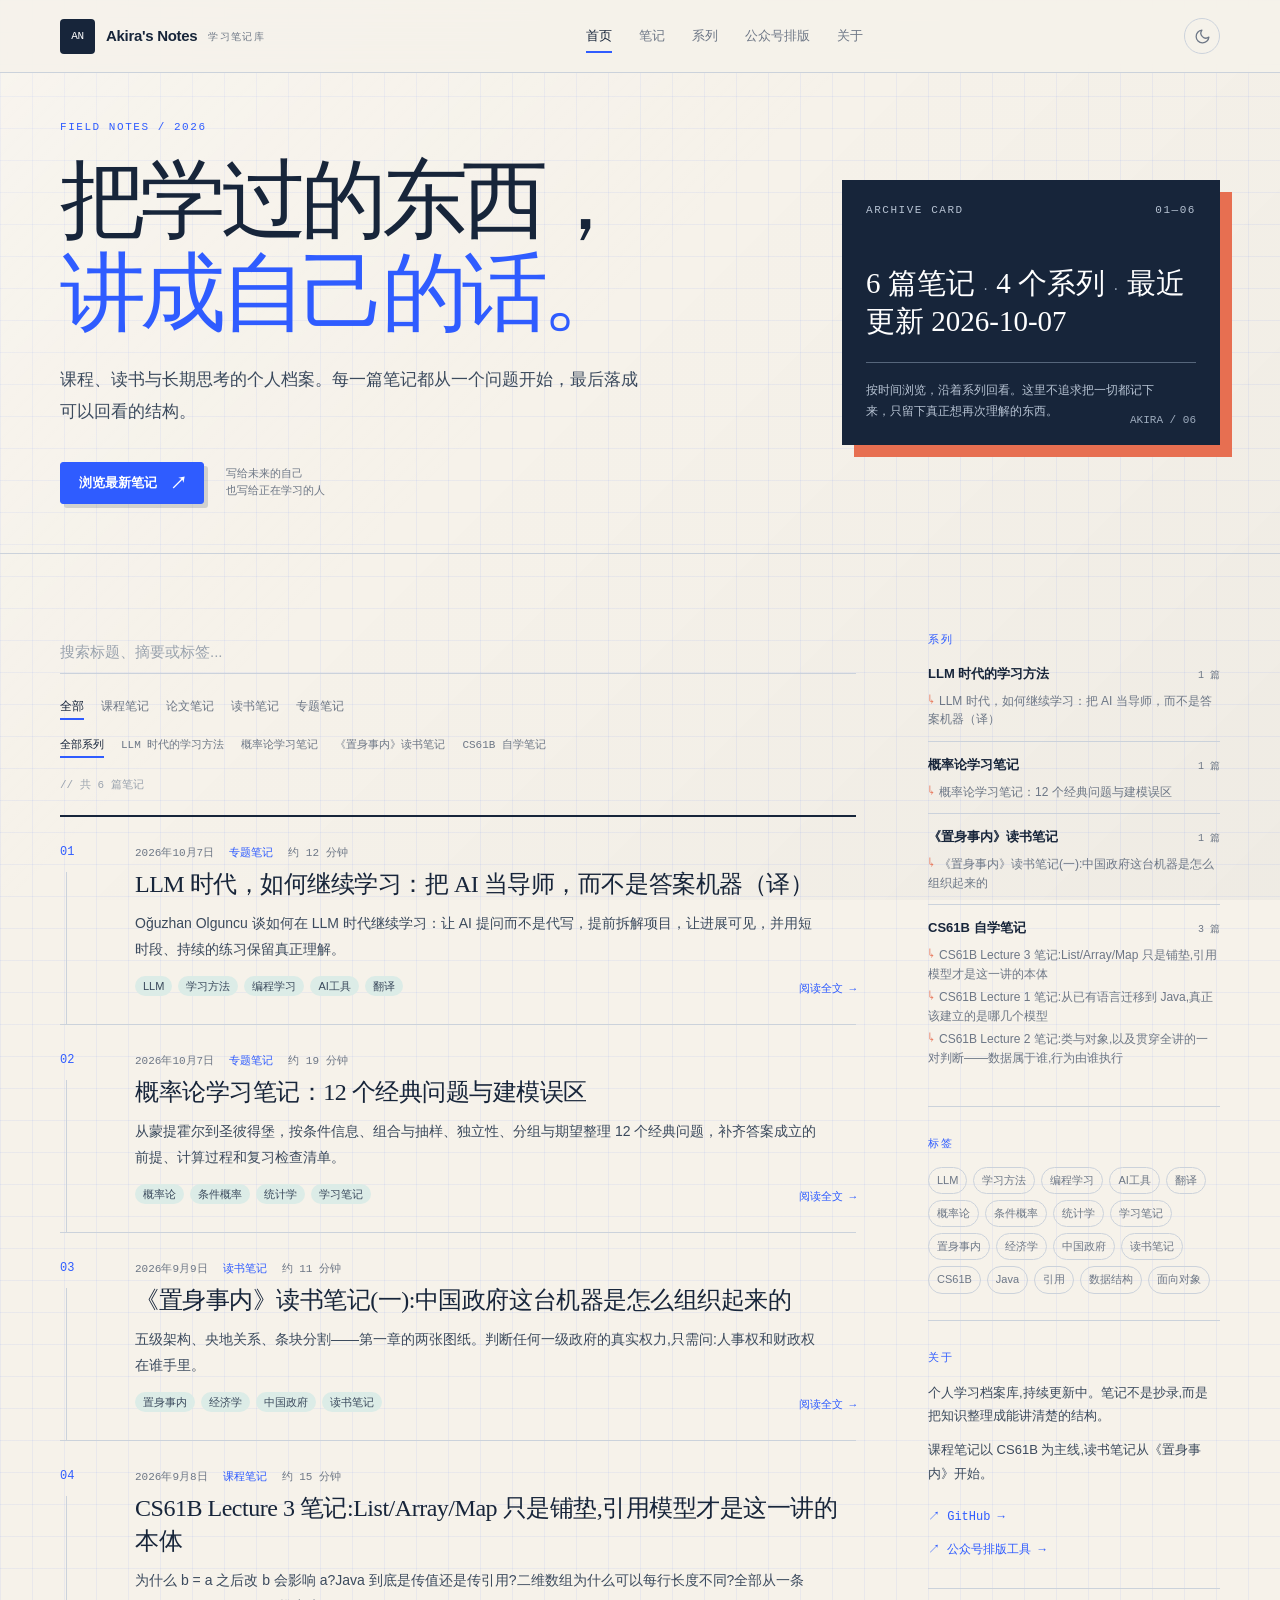
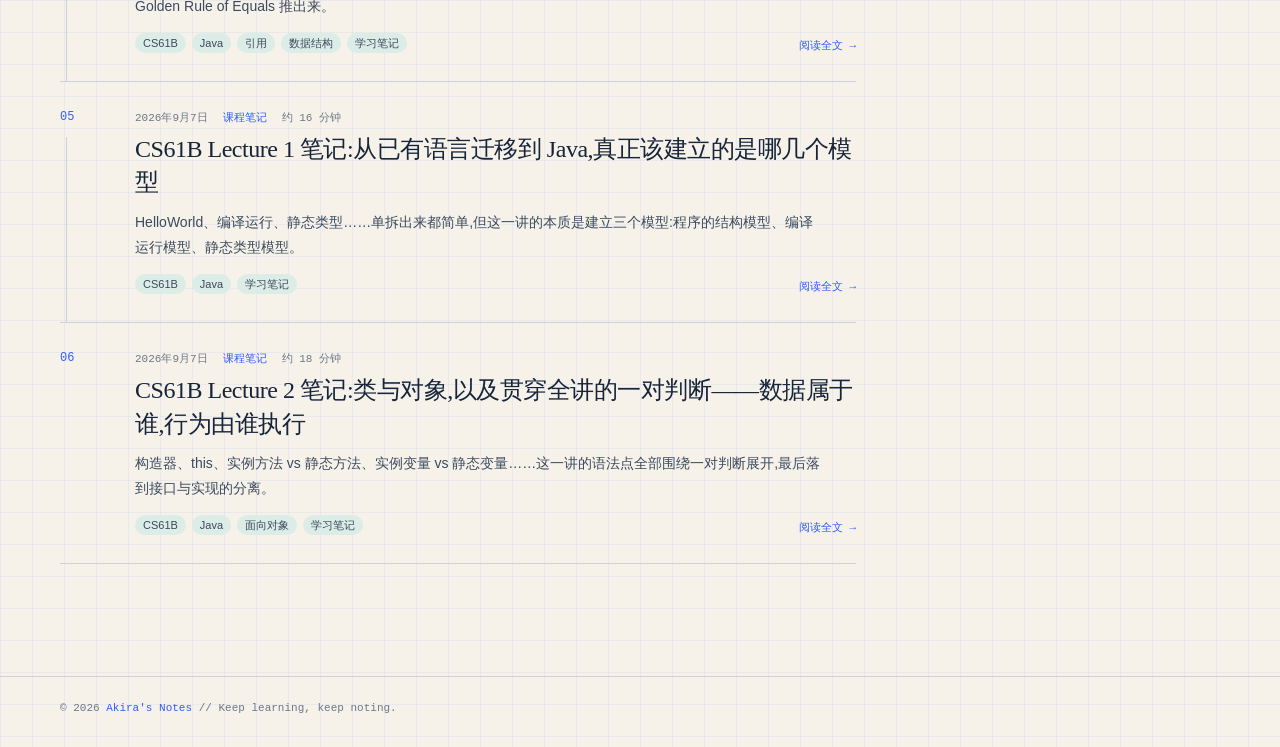
<file: index.html>
<!DOCTYPE html>
<html lang="zh-CN">
<head>
    <meta charset="UTF-8">
    <meta name="viewport" content="width=device-width, initial-scale=1.0">
    <meta name="description" content="Akira 的学习笔记库 - 课程笔记、论文笔记与读书笔记">
    <meta name="keywords" content="学习笔记, CS61B, Java, 置身事内, 读书笔记, 论文笔记">
    <meta name="theme-color" content="#f6f2ea">
    <title>Akira's Notes - 学习笔记库</title>
    <link rel="stylesheet" href="assets/css/style.css">
    <link rel="icon" href="assets/images/favicon.png">
    <script>
        // 提前应用主题,避免深色模式闪白
        (function () {
            try {
                var t = localStorage.getItem('theme');
                if (!t) t = window.matchMedia('(prefers-color-scheme: dark)').matches ? 'dark' : 'light';
                document.documentElement.dataset.theme = t;
            } catch (e) {}
        })();
    </script>
</head>
<body>
    <!-- 站头 -->
    <nav class="navbar" id="navbar">
        <div class="container">
            <div class="logo">
                <a href="/">Akira's Notes<span class="logo-sub">学习笔记库</span></a>
            </div>
            <ul class="nav-menu">
                <li><a href="#home" class="active">首页</a></li>
                <li><a href="#posts">笔记</a></li>
                <li><a href="#series">系列</a></li>
                <li><a href="wechat.html">公众号排版</a></li>
                <li><a href="#about">关于</a></li>
            </ul>
            <button class="theme-toggle" id="themeToggle" type="button" title="切换白天 / 夜晚">
                <svg class="icon-moon" viewBox="0 0 24 24" fill="none" stroke="currentColor" stroke-width="1.8" stroke-linecap="round" stroke-linejoin="round">
                    <path d="M21 12.8A9 9 0 1 1 11.2 3a7 7 0 0 0 9.8 9.8z"/>
                </svg>
                <svg class="icon-sun" viewBox="0 0 24 24" fill="none" stroke="currentColor" stroke-width="1.8" stroke-linecap="round" stroke-linejoin="round">
                    <circle cx="12" cy="12" r="4"/>
                    <path d="M12 2v2M12 20v2M2 12h2M20 12h2M4.9 4.9l1.4 1.4M17.7 17.7l1.4 1.4M19.1 4.9l-1.4 1.4M6.3 17.7l-1.4 1.4"/>
                </svg>
            </button>
            <div class="hamburger">
                <span></span>
                <span></span>
                <span></span>
            </div>
        </div>
    </nav>

    <!-- 首屏：学习档案的入口 -->
    <section id="home" class="intro" data-nav>
        <div class="container intro-grid" data-reveal>
            <div class="intro-copy">
                <div class="intro-kicker">FIELD NOTES / 2026</div>
                <h1>把学过的东西，<em>讲成自己的话。</em></h1>
                <p>课程、读书与长期思考的个人档案。每一篇笔记都从一个问题开始，最后落成可以回看的结构。</p>
                <div class="intro-actions">
                    <a class="mc-cta" href="#posts">浏览最新笔记 <span aria-hidden="true">↗</span></a>
                    <span class="intro-note">写给未来的自己<br>也写给正在学习的人</span>
                </div>
            </div>
            <aside class="intro-index" aria-label="站点统计">
                <div class="intro-index-head"><span>ARCHIVE CARD</span><span>01—06</span></div>
                <div class="intro-stats" id="heroStats"></div>
                <div class="intro-index-rule"></div>
                <p>按时间浏览，沿着系列回看。这里不追求把一切都记下来，只留下真正想再次理解的东西。</p>
                <div class="intro-stamp">AKIRA / 06</div>
            </aside>
        </div>
    </section>

    <!-- 笔记列表 + 侧栏 -->
    <section id="posts" class="posts-section" data-nav>
        <div class="container">
            <div class="layout">
                <div class="main-col">
                    <div class="filter-bar" data-reveal>
                        <div class="search-box">
                            <input type="text" id="searchInput" placeholder="搜索标题、摘要或标签...">
                        </div>
                        <div class="category-filters" id="categoryFilters">
                            <button class="category-btn active" data-category="全部">全部</button>
                            <button class="category-btn" data-category="课程笔记">课程笔记</button>
                            <button class="category-btn" data-category="论文笔记">论文笔记</button>
                            <button class="category-btn" data-category="读书笔记">读书笔记</button>
                            <button class="category-btn" data-category="专题笔记">专题笔记</button>
                        </div>
                        <div class="series-filters" id="seriesFilters"></div>
                        <div class="result-count" id="resultCount"></div>
                    </div>
                    <ul class="post-list" id="postList">
                        <!-- 文章条目由 JavaScript 生成 -->
                    </ul>
                </div>

                <aside class="side-col">
                    <section class="side-card" id="series" data-reveal>
                        <div class="side-title">系列</div>
                        <div id="seriesOverview"></div>
                    </section>

                    <section class="side-card" id="tags" data-reveal>
                        <div class="side-title">标签</div>
                        <div class="tag-cloud" id="tagsCloud"></div>
                    </section>

                    <section class="side-card" id="about" data-reveal>
                        <div class="side-title">关于</div>
                        <p>个人学习档案库,持续更新中。笔记不是抄录,而是把知识整理成能讲清楚的结构。</p>
                        <p>课程笔记以 CS61B 为主线,读书笔记从《置身事内》开始。</p>
                        <ul class="side-links">
                            <li><a href="https://github.com/Akira-crop" target="_blank" rel="noopener">GitHub →</a></li>
                            <li><a href="wechat.html">公众号排版工具 →</a></li>
                        </ul>
                    </section>
                </aside>
            </div>
        </div>
    </section>

    <!-- 页脚 -->
    <footer class="footer">
        <div class="container">
            <p>&copy; 2026 <span class="neon">Akira's Notes</span> // Keep learning, keep noting.</p>
        </div>
    </footer>

    <script src="assets/js/posts-data.js"></script>
    <script src="assets/js/script.js"></script>
</body>
</html>
</file>
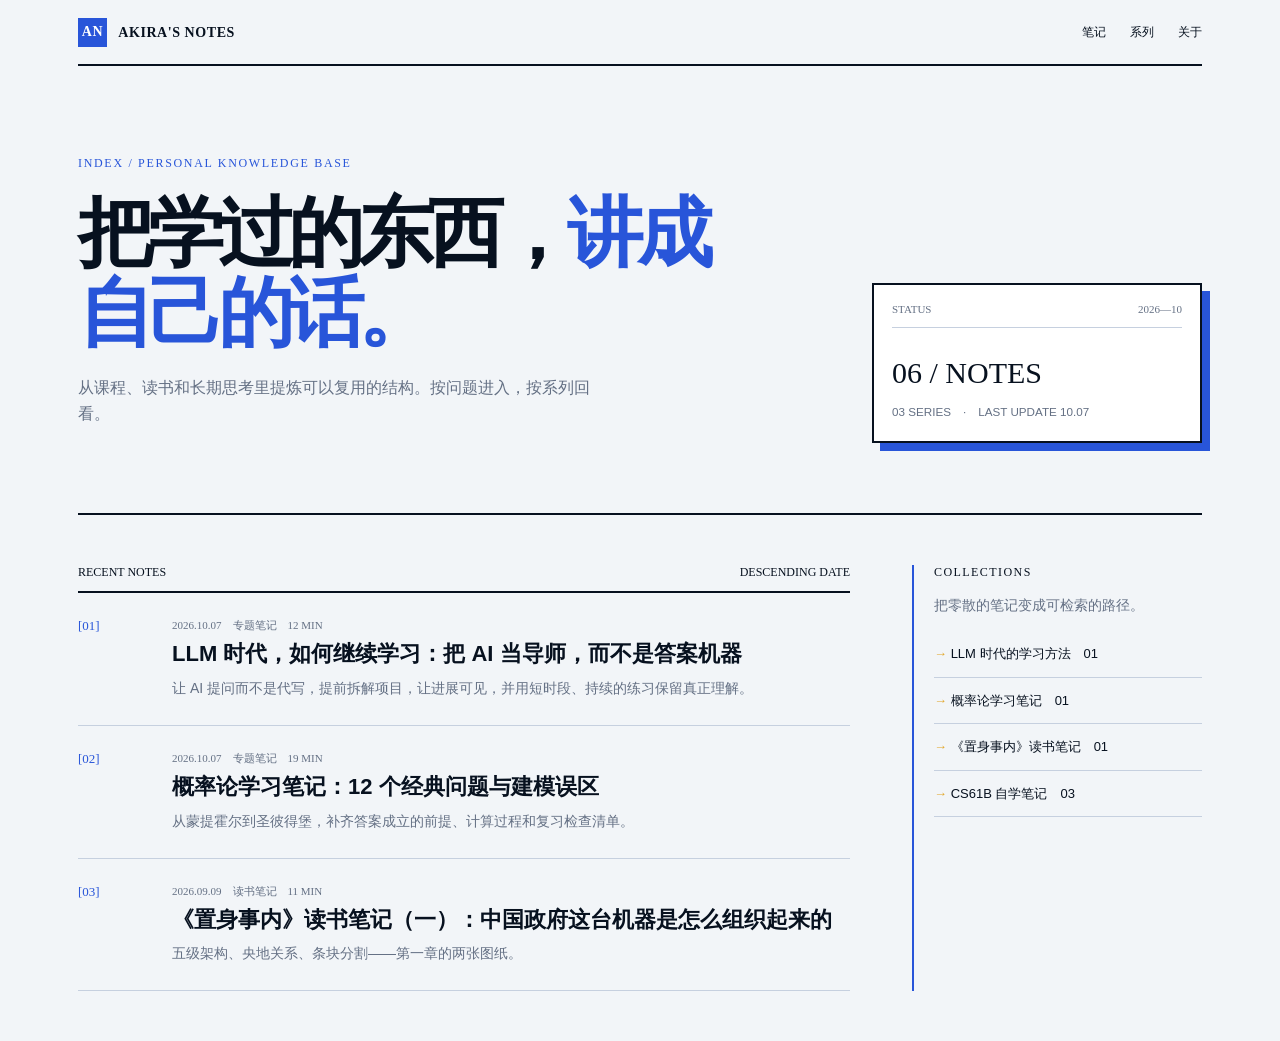
<file: design/redesign-2026-10/index.html>
<!doctype html>
<html lang="zh-CN"><head><meta charset="utf-8"><meta name="viewport" content="width=device-width,initial-scale=1"><title>电蓝目录 · Akira's Notes</title><style>
:root{--bg:#f2f5f8;--ink:#07111f;--blue:#2855d9;--yellow:#e2a72d;--muted:#647084;--line:#c6d0df}*{box-sizing:border-box}body{margin:0;color:var(--ink);background:var(--bg);font:14px/1.65 Arial,"PingFang SC",sans-serif}a{color:inherit;text-decoration:none}.shell{max-width:1180px;margin:auto;padding:0 28px}.bar{height:66px;border-bottom:2px solid var(--ink);display:flex;align-items:center;justify-content:space-between}.brand{font:800 14px ui-monospace;letter-spacing:.04em}.brand b{display:inline-grid;place-items:center;background:var(--blue);color:#fff;width:29px;height:29px;margin-right:8px}.links{display:flex;gap:24px;font:12px ui-monospace}.hero{padding:90px 0 70px;display:grid;grid-template-columns:1fr 330px;gap:70px;border-bottom:2px solid var(--ink)}.eyebrow{color:var(--blue);font:12px ui-monospace;letter-spacing:.14em}.hero h1{font:800 clamp(44px,6vw,76px)/1.05 Arial,"PingFang SC",sans-serif;letter-spacing:-.08em;margin:22px 0;max-width:650px}.hero h1 i{font-style:normal;color:var(--blue)}.hero p{max-width:520px;color:var(--muted);font-size:16px}.terminal{border:2px solid var(--ink);padding:18px;background:#fff;box-shadow:8px 8px 0 var(--blue);align-self:end}.terminal .head{display:flex;justify-content:space-between;border-bottom:1px solid var(--line);padding-bottom:12px;font:11px ui-monospace;color:var(--muted)}.terminal strong{font:30px ui-monospace;display:block;margin:28px 0 10px}.terminal small{color:var(--muted)}.body{display:grid;grid-template-columns:minmax(0,1fr) 290px;gap:62px;padding:50px 0}.list-head{display:flex;justify-content:space-between;border-bottom:2px solid var(--ink);padding-bottom:11px;font:12px ui-monospace}.row{display:grid;grid-template-columns:74px 1fr;gap:20px;padding:25px 0;border-bottom:1px solid var(--line)}.row .id{color:var(--blue);font:13px ui-monospace}.row h2{font-size:22px;line-height:1.3;margin:0 0 8px}.row p{color:var(--muted);margin:0}.meta{color:var(--muted);font:11px ui-monospace;margin-bottom:7px}.aside{border-left:2px solid var(--blue);padding-left:20px}.aside h3{font:12px ui-monospace;letter-spacing:.12em;margin-top:0}.aside p{color:var(--muted)}.aside a{display:block;padding:12px 0;border-bottom:1px solid var(--line);font-size:13px}.aside a:before{content:"→ ";color:var(--yellow)}@media(max-width:720px){.shell{padding:0 18px}.links a:nth-child(n+3){display:none}.hero{display:block;padding:62px 0}.hero h1{font-size:52px}.terminal{margin-top:38px}.body{display:block}.aside{margin-top:48px;padding:20px 0 0;border-left:0;border-top:2px solid var(--blue)}}
</style></head><body><div class="shell"><header class="bar"><a class="brand" href="#"><b>AN</b> AKIRA'S NOTES</a><nav class="links"><a href="#">笔记</a><a href="#">系列</a><a href="#">关于</a></nav></header><section class="hero"><div><div class="eyebrow">INDEX / PERSONAL KNOWLEDGE BASE</div><h1>把学过的东西，<i>讲成自己的话。</i></h1><p>从课程、读书和长期思考里提炼可以复用的结构。按问题进入，按系列回看。</p></div><aside class="terminal"><div class="head"><span>STATUS</span><span>2026—10</span></div><strong>06 / NOTES</strong><small>03 SERIES　·　LAST UPDATE 10.07</small></aside></section><main class="body"><section><div class="list-head"><span>RECENT NOTES</span><span>DESCENDING DATE</span></div><article class="row"><div class="id">[01]</div><div><div class="meta">2026.10.07　专题笔记　12 MIN</div><h2><a href="#">LLM 时代，如何继续学习：把 AI 当导师，而不是答案机器</a></h2><p>让 AI 提问而不是代写，提前拆解项目，让进展可见，并用短时段、持续的练习保留真正理解。</p></div></article><article class="row"><div class="id">[02]</div><div><div class="meta">2026.10.07　专题笔记　19 MIN</div><h2><a href="#">概率论学习笔记：12 个经典问题与建模误区</a></h2><p>从蒙提霍尔到圣彼得堡，补齐答案成立的前提、计算过程和复习检查清单。</p></div></article><article class="row"><div class="id">[03]</div><div><div class="meta">2026.09.09　读书笔记　11 MIN</div><h2><a href="#">《置身事内》读书笔记（一）：中国政府这台机器是怎么组织起来的</a></h2><p>五级架构、央地关系、条块分割——第一章的两张图纸。</p></div></article></section><aside class="aside"><h3>COLLECTIONS</h3><p>把零散的笔记变成可检索的路径。</p><a href="#">LLM 时代的学习方法　01</a><a href="#">概率论学习笔记　01</a><a href="#">《置身事内》读书笔记　01</a><a href="#">CS61B 自学笔记　03</a></aside></main></div></body></html>
</file>
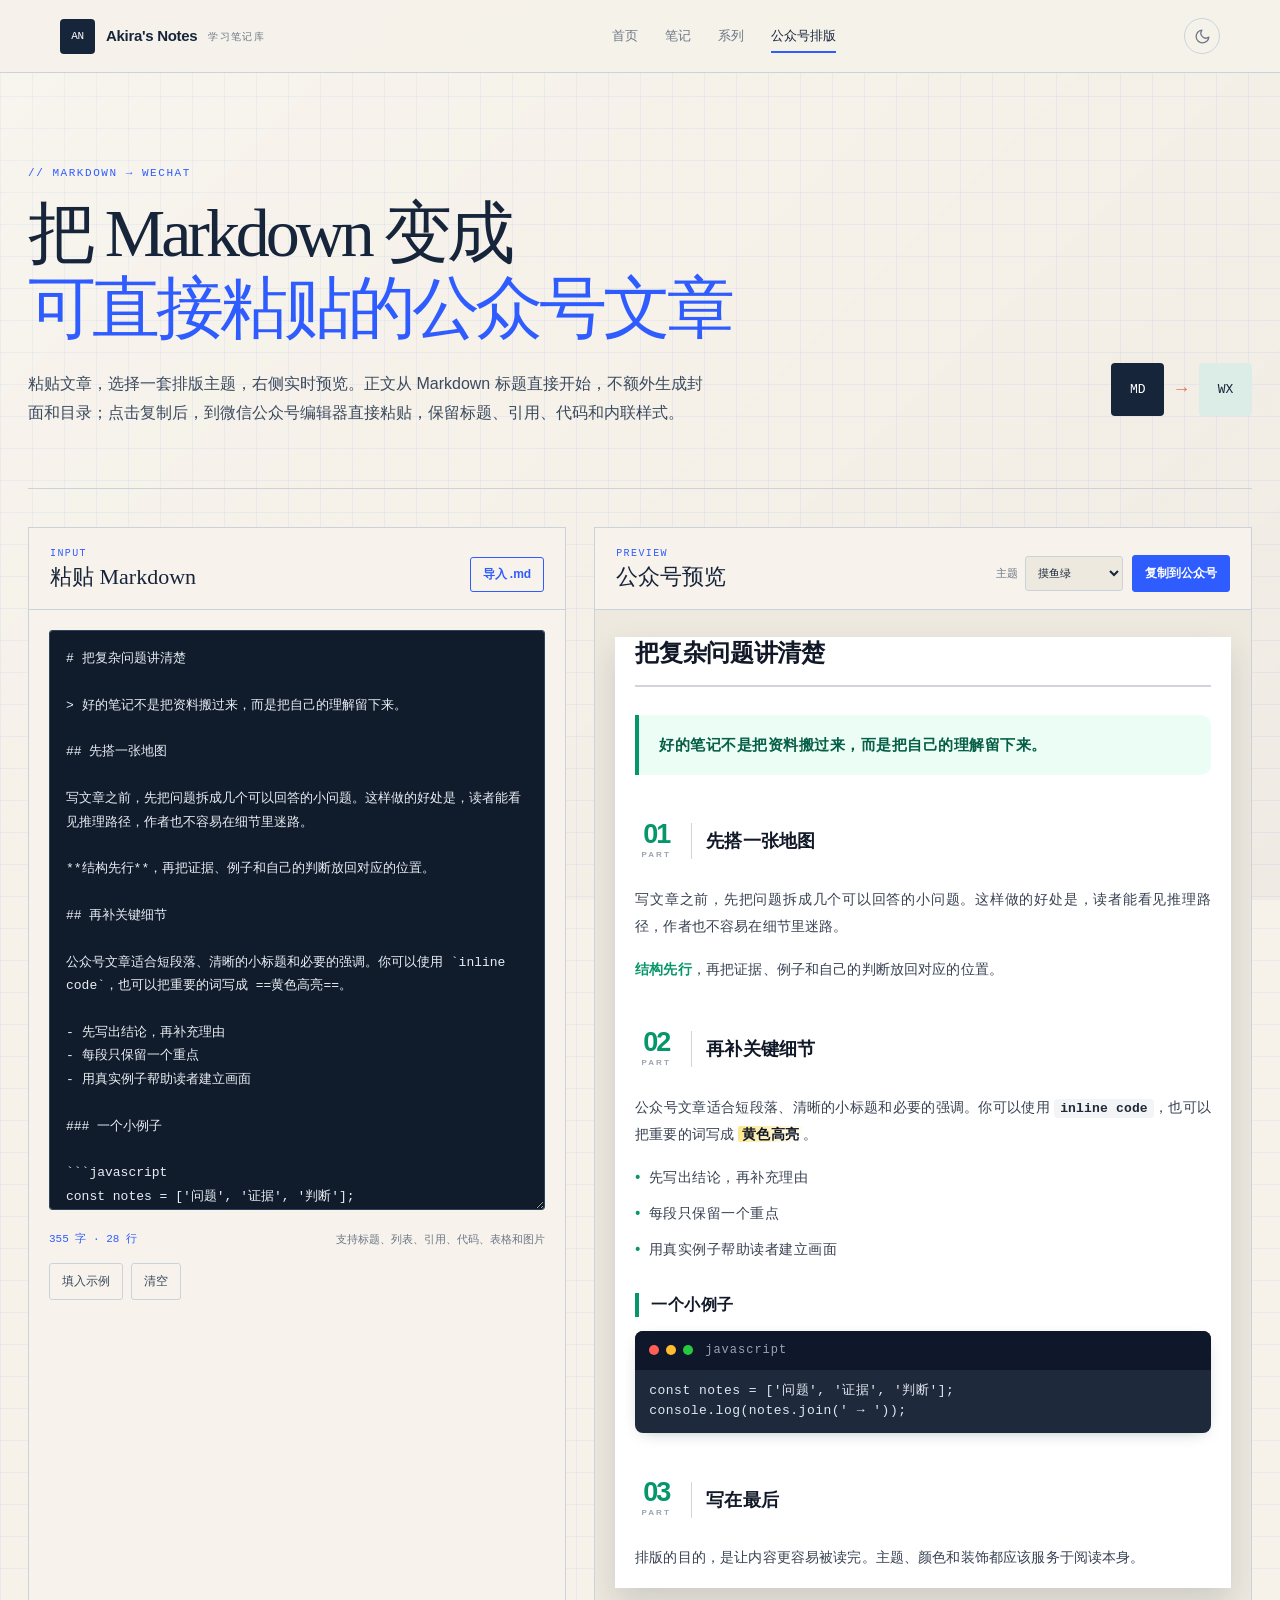
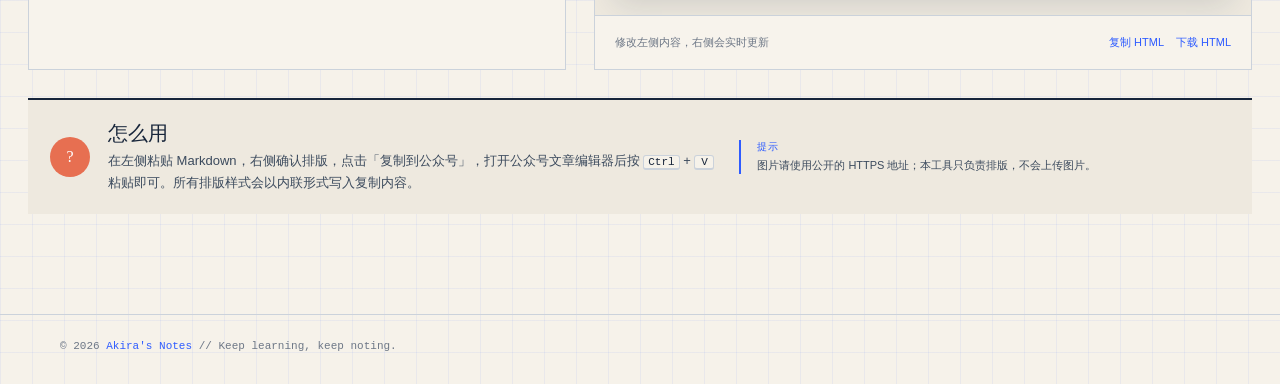
<file: wechat.html>
<!DOCTYPE html>
<html lang="zh-CN">
<head>
    <meta charset="UTF-8">
    <meta name="viewport" content="width=device-width, initial-scale=1.0">
    <meta name="description" content="Akira's Notes 公众号 Markdown 排版工具">
    <meta name="theme-color" content="#f6f2ea">
    <title>公众号排版工具 - Akira's Notes</title>
    <link rel="stylesheet" href="assets/css/style.css">
    <link rel="stylesheet" href="assets/css/wechat.css">
    <link rel="icon" href="assets/images/favicon.png">
    <script>
        (function () {
            try {
                var t = localStorage.getItem('theme');
                if (!t) t = window.matchMedia('(prefers-color-scheme: dark)').matches ? 'dark' : 'light';
                document.documentElement.dataset.theme = t;
            } catch (e) {}
        })();
    </script>
</head>
<body class="wechat-page">
    <nav class="navbar" id="navbar">
        <div class="container">
            <div class="logo">
                <a href="index.html">Akira's Notes<span class="logo-sub">学习笔记库</span></a>
            </div>
            <ul class="nav-menu">
                <li><a href="index.html#home">首页</a></li>
                <li><a href="index.html#posts">笔记</a></li>
                <li><a href="index.html#series">系列</a></li>
                <li><a href="wechat.html" class="active">公众号排版</a></li>
            </ul>
            <button class="theme-toggle" id="themeToggle" type="button" title="切换白天 / 夜晚">
                <svg class="icon-moon" viewBox="0 0 24 24" fill="none" stroke="currentColor" stroke-width="1.8" stroke-linecap="round" stroke-linejoin="round">
                    <path d="M21 12.8A9 9 0 1 1 11.2 3a7 7 0 0 0 9.8 9.8z"/>
                </svg>
                <svg class="icon-sun" viewBox="0 0 24 24" fill="none" stroke="currentColor" stroke-width="1.8" stroke-linecap="round" stroke-linejoin="round">
                    <circle cx="12" cy="12" r="4"/>
                    <path d="M12 2v2M12 20v2M2 12h2M20 12h2M4.9 4.9l1.4 1.4M17.7 17.7l1.4 1.4M19.1 4.9l-1.4 1.4M6.3 17.7l-1.4 1.4"/>
                </svg>
            </button>
            <div class="hamburger">
                <span></span>
                <span></span>
                <span></span>
            </div>
        </div>
    </nav>

    <main class="wechat-main">
        <header class="wechat-hero">
            <div class="wechat-hero-copy">
                <p class="wechat-kicker">// MARKDOWN → WECHAT</p>
                <h1>把 Markdown 变成<br><span>可直接粘贴的公众号文章</span></h1>
                <p class="wechat-lead">粘贴文章，选择一套排版主题，右侧实时预览。正文从 Markdown 标题直接开始，不额外生成封面和目录；点击复制后，到微信公众号编辑器直接粘贴，保留标题、引用、代码和内联样式。</p>
            </div>
            <div class="wechat-hero-badge" aria-hidden="true">
                <span class="badge-pixel">MD</span>
                <span class="badge-arrow">→</span>
                <span class="badge-pixel badge-green">WX</span>
            </div>
        </header>

        <section class="wechat-workbench" aria-label="公众号排版工作区">
            <section class="wechat-panel editor-panel">
                <div class="wechat-panel-head">
                    <div>
                        <p class="panel-eyebrow">INPUT</p>
                        <h2>粘贴 Markdown</h2>
                    </div>
                    <label class="file-button">
                        导入 .md
                        <input id="markdownFile" type="file" accept=".md,.markdown,.txt,text/markdown,text/plain">
                    </label>
                </div>
                <textarea id="markdownInput" spellcheck="false" aria-label="Markdown 输入区"></textarea>
                <div class="editor-foot">
                    <span id="inputStats">0 字</span>
                    <span>支持标题、列表、引用、代码、表格和图片</span>
                </div>
                <div class="editor-actions">
                    <button class="wechat-button ghost" id="loadSample" type="button">填入示例</button>
                    <button class="wechat-button ghost danger" id="clearInput" type="button">清空</button>
                </div>
            </section>

            <section class="wechat-panel preview-panel">
                <div class="wechat-panel-head preview-head">
                    <div>
                        <p class="panel-eyebrow">PREVIEW</p>
                        <h2>公众号预览</h2>
                    </div>
                    <div class="preview-tools">
                        <label class="theme-picker" for="themeSelect">
                            <span>主题</span>
                            <select id="themeSelect">
                                <option value="moyu">摸鱼绿</option>
                                <option value="redwhite">红白色系</option>
                                <option value="graphite">石墨极简</option>
                                <option value="zen">留白禅意</option>
                                <option value="ticket">摸鱼票据</option>
                                <option value="olive">橄榄手记</option>
                            </select>
                        </label>
                        <button class="wechat-button primary" id="copyWechat" type="button">复制到公众号</button>
                    </div>
                </div>
                <div class="preview-stage">
                    <article class="wechat-paper" id="previewContent" aria-label="公众号文章预览"></article>
                </div>
                <div class="preview-foot">
                    <span id="copyStatus" role="status">修改左侧内容，右侧会实时更新</span>
                    <div class="preview-actions">
                        <button class="text-button" id="copyHtml" type="button">复制 HTML</button>
                        <button class="text-button" id="downloadHtml" type="button">下载 HTML</button>
                    </div>
                </div>
            </section>
        </section>

        <section class="wechat-help">
            <div class="help-icon">?</div>
            <div>
                <h2>怎么用</h2>
                <p>在左侧粘贴 Markdown，右侧确认排版，点击「复制到公众号」，打开公众号文章编辑器后按 <kbd>Ctrl</kbd> + <kbd>V</kbd> 粘贴即可。所有排版样式会以内联形式写入复制内容。</p>
            </div>
            <div class="help-note">
                <strong>提示</strong>
                <span>图片请使用公开的 HTTPS 地址；本工具只负责排版，不会上传图片。</span>
            </div>
        </section>
    </main>

    <footer class="footer">
        <div class="container">
            <p>&copy; 2026 <span class="neon">Akira's Notes</span> // Keep learning, keep noting.</p>
        </div>
    </footer>

    <script src="assets/js/wechat-tool.js"></script>
</body>
</html>
</file>
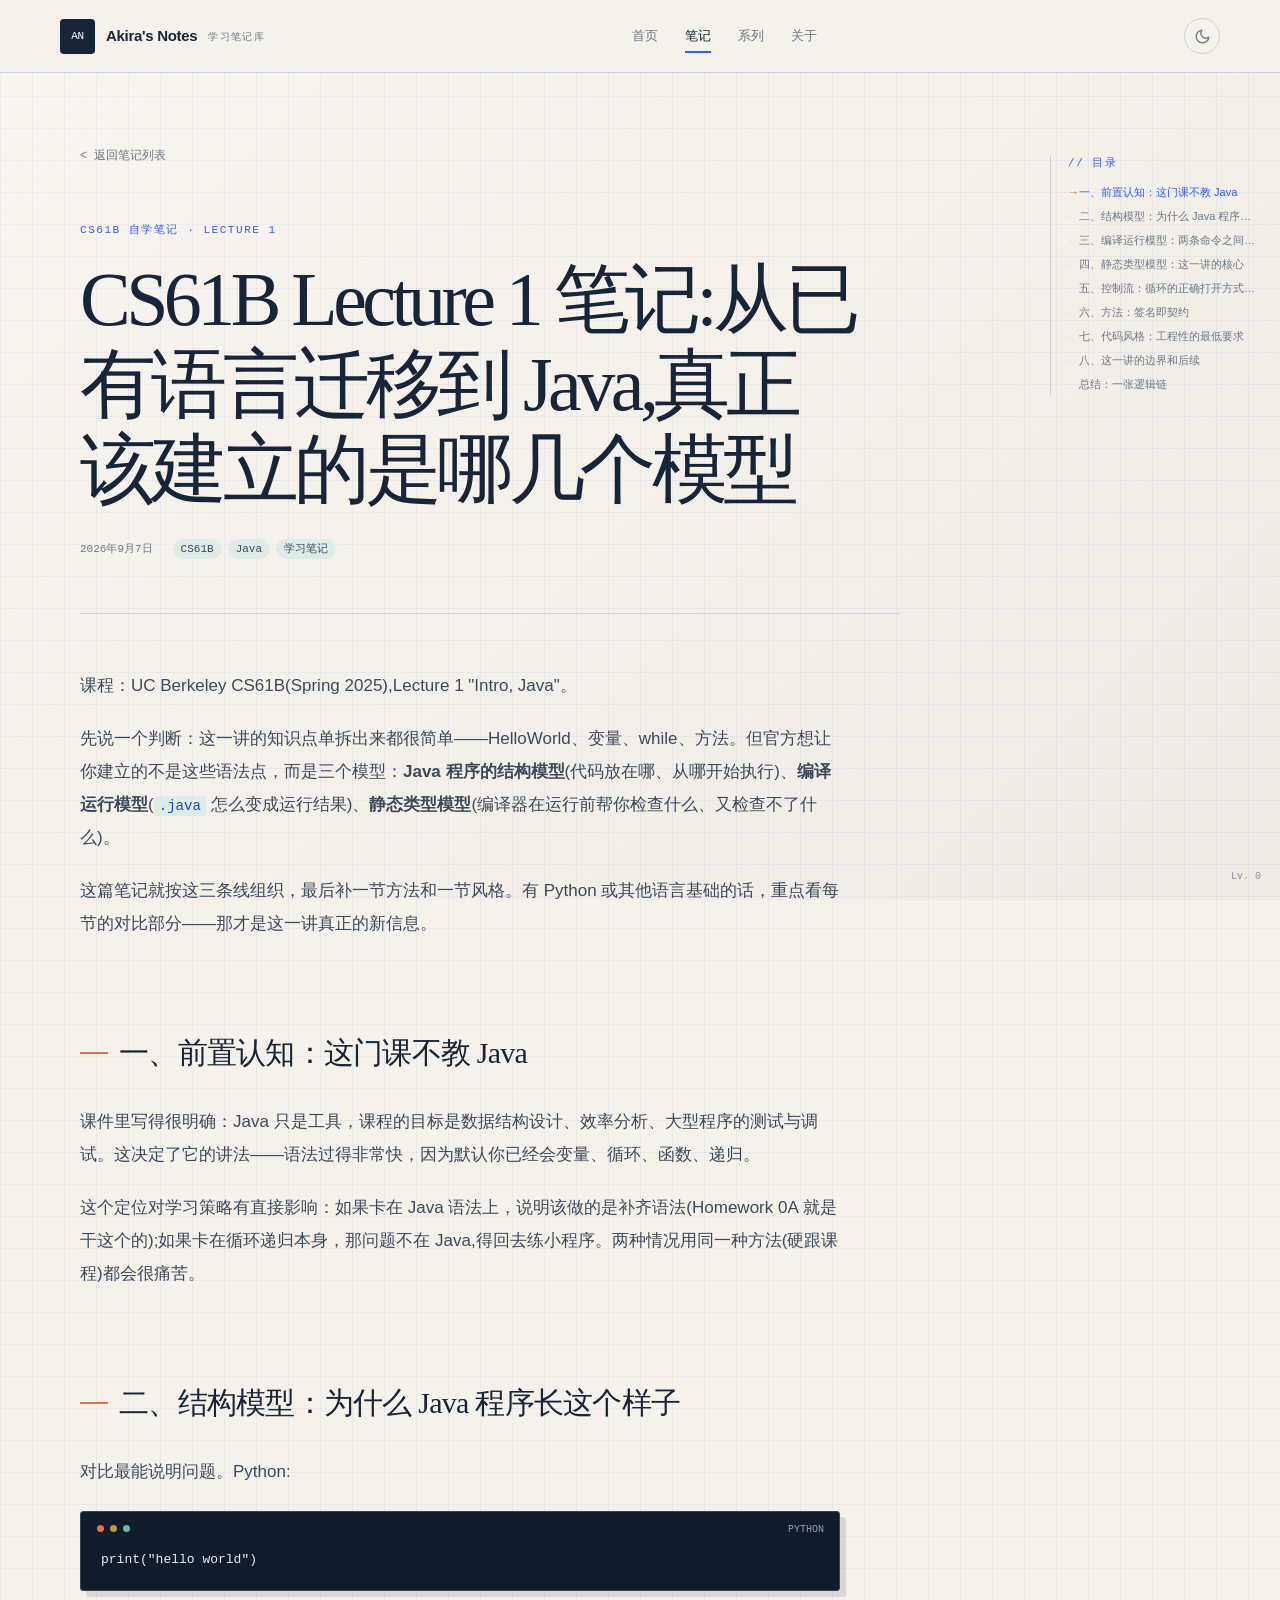
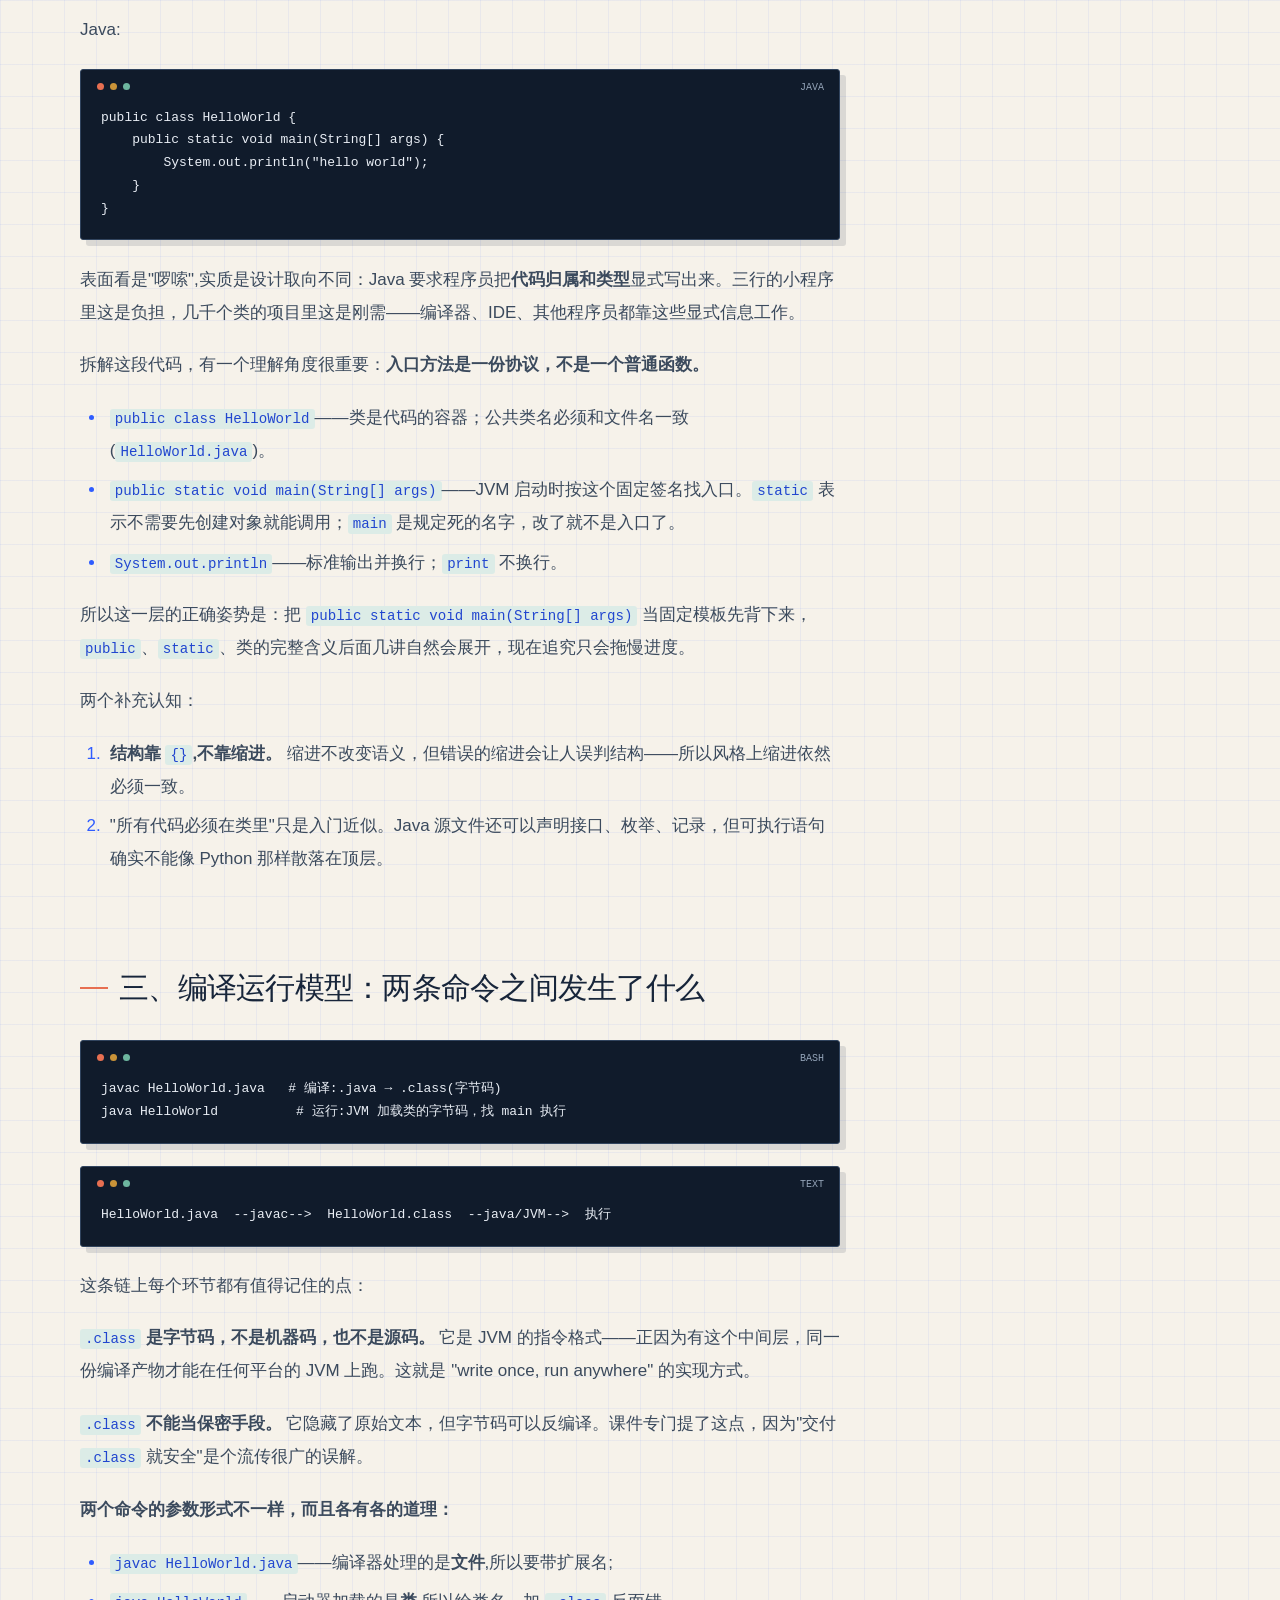
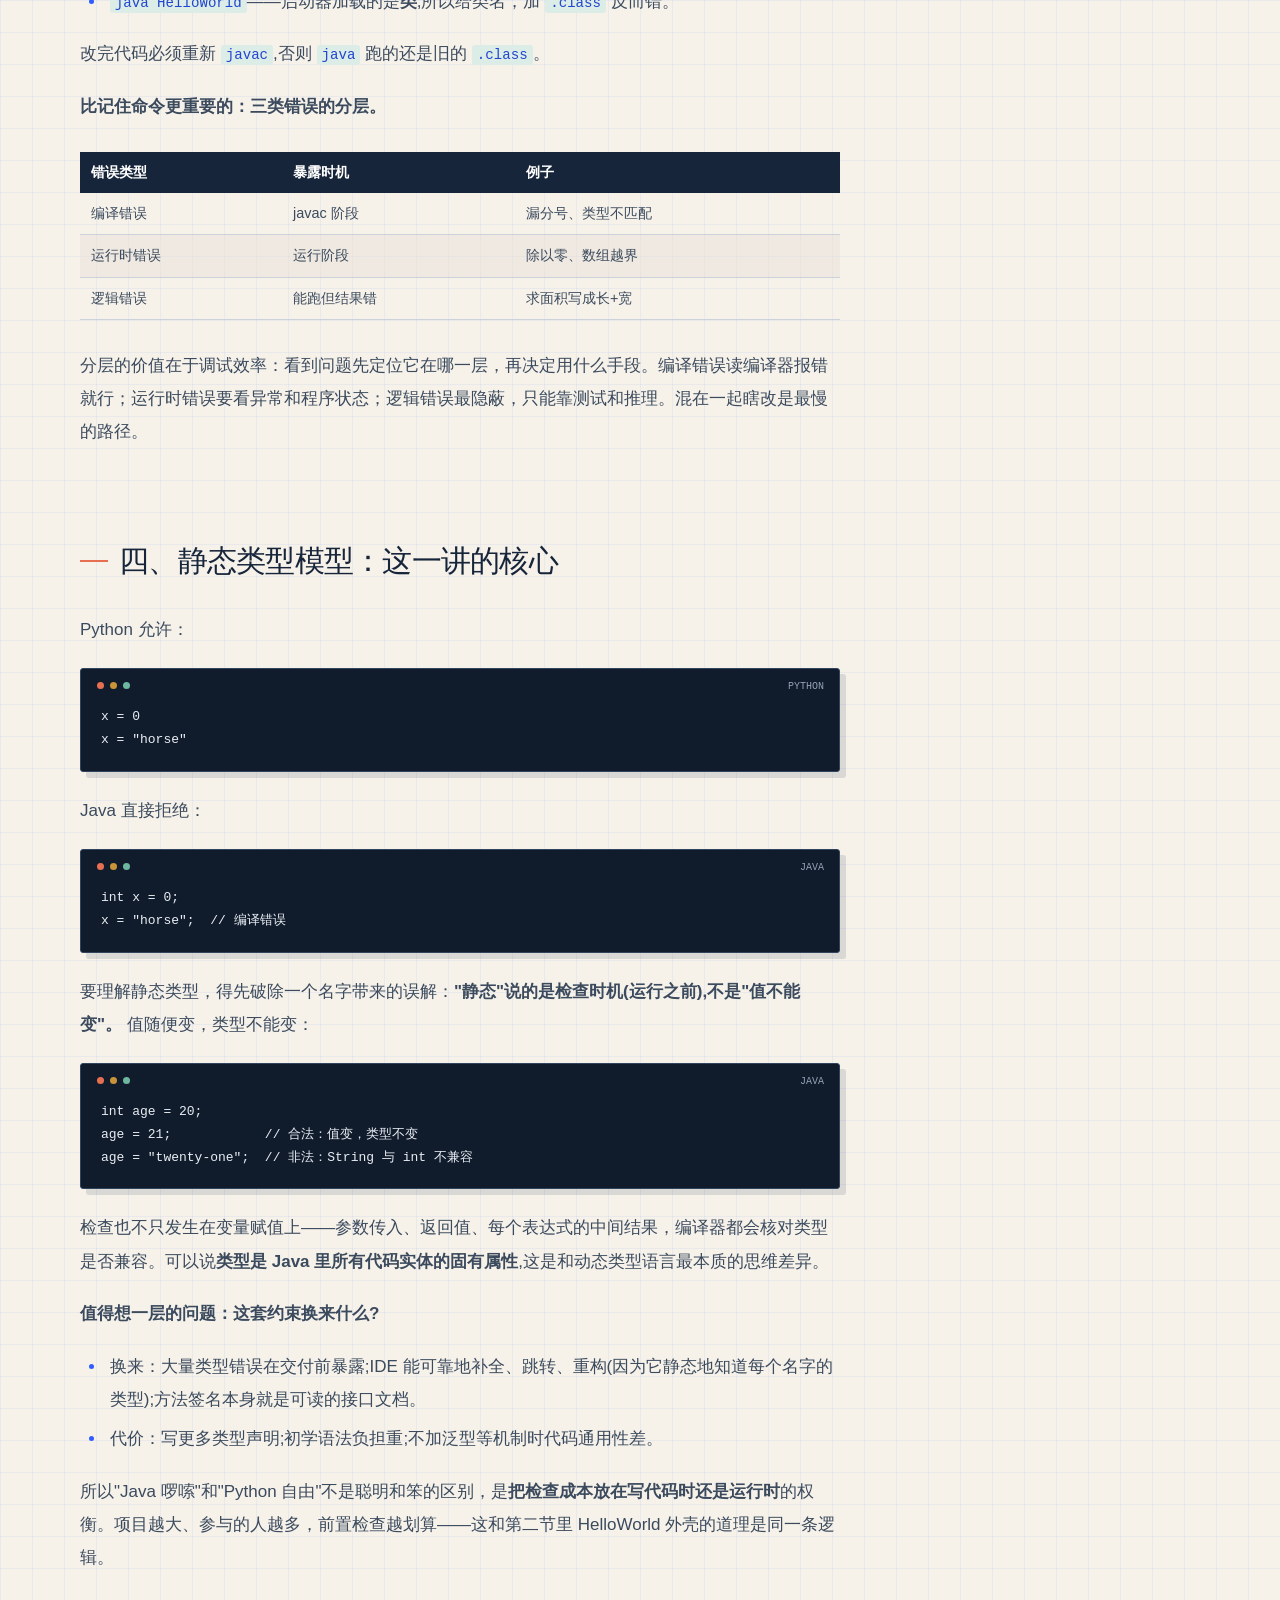
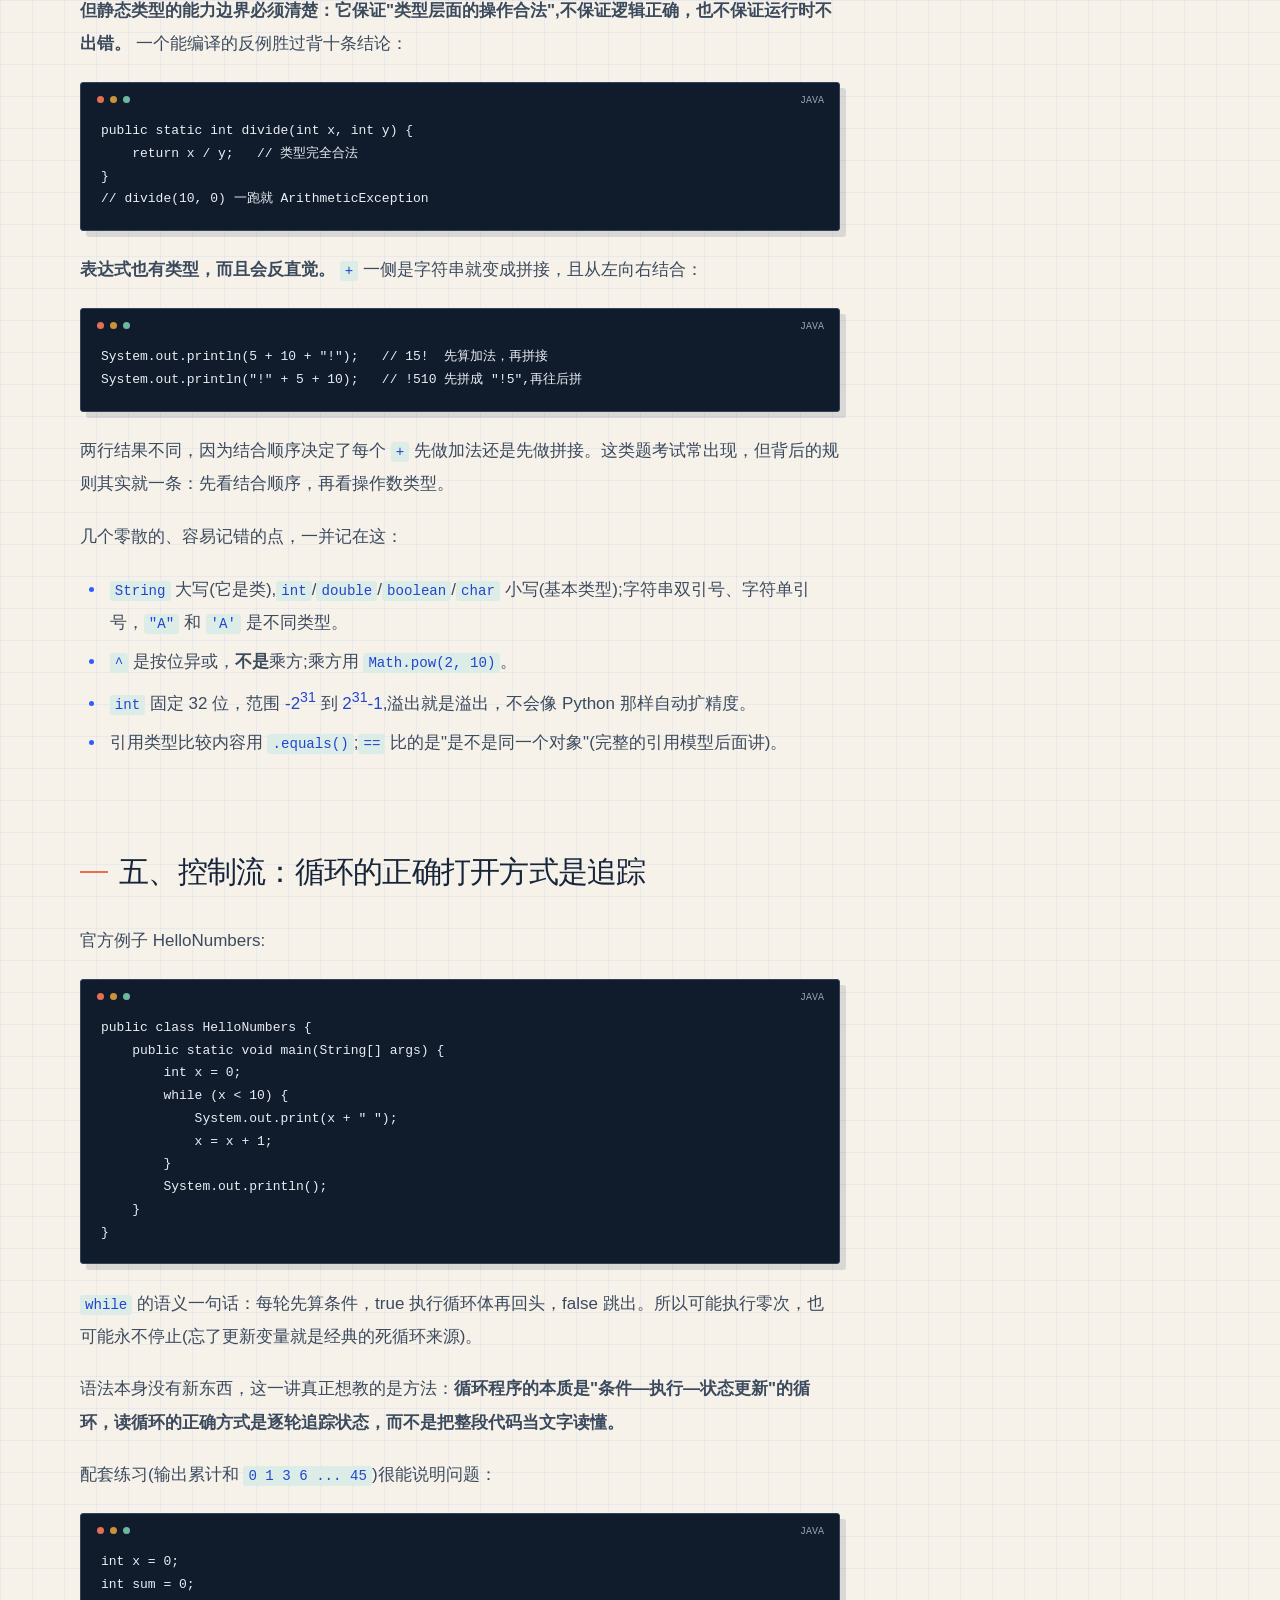
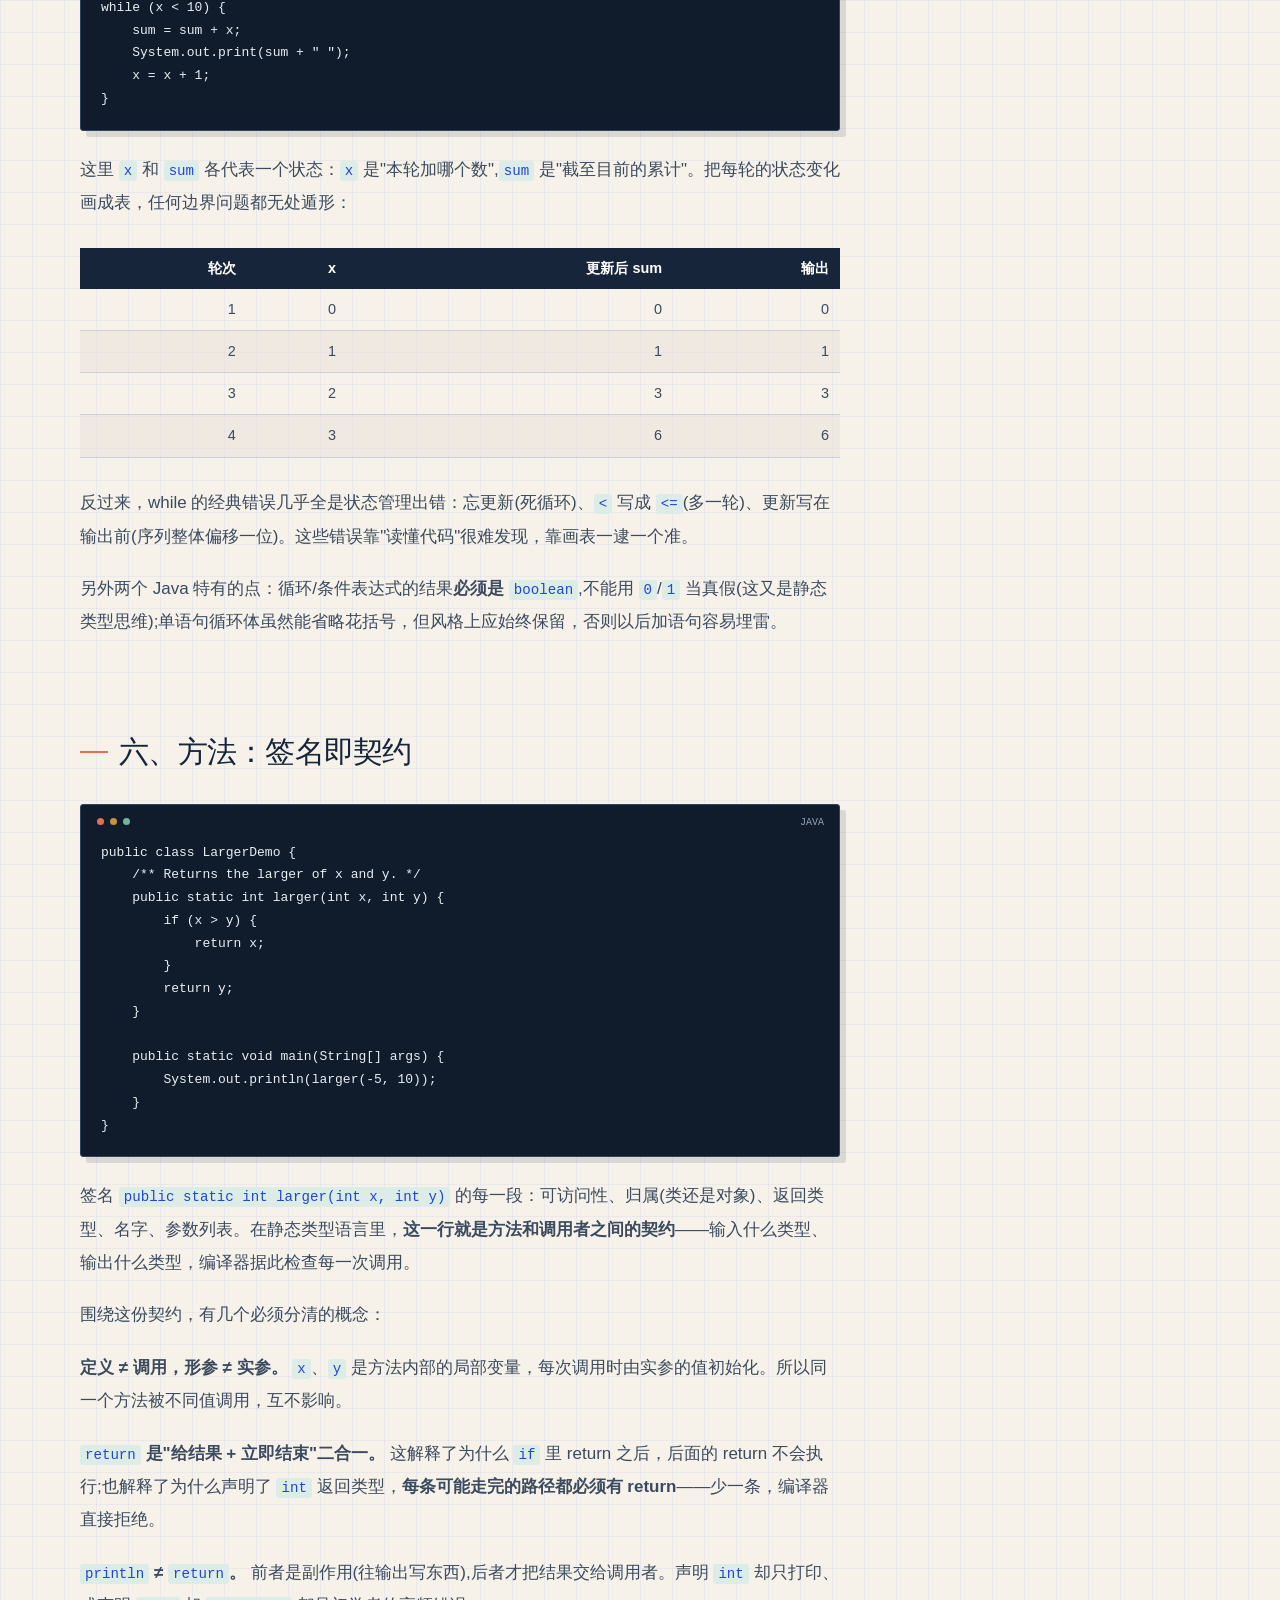
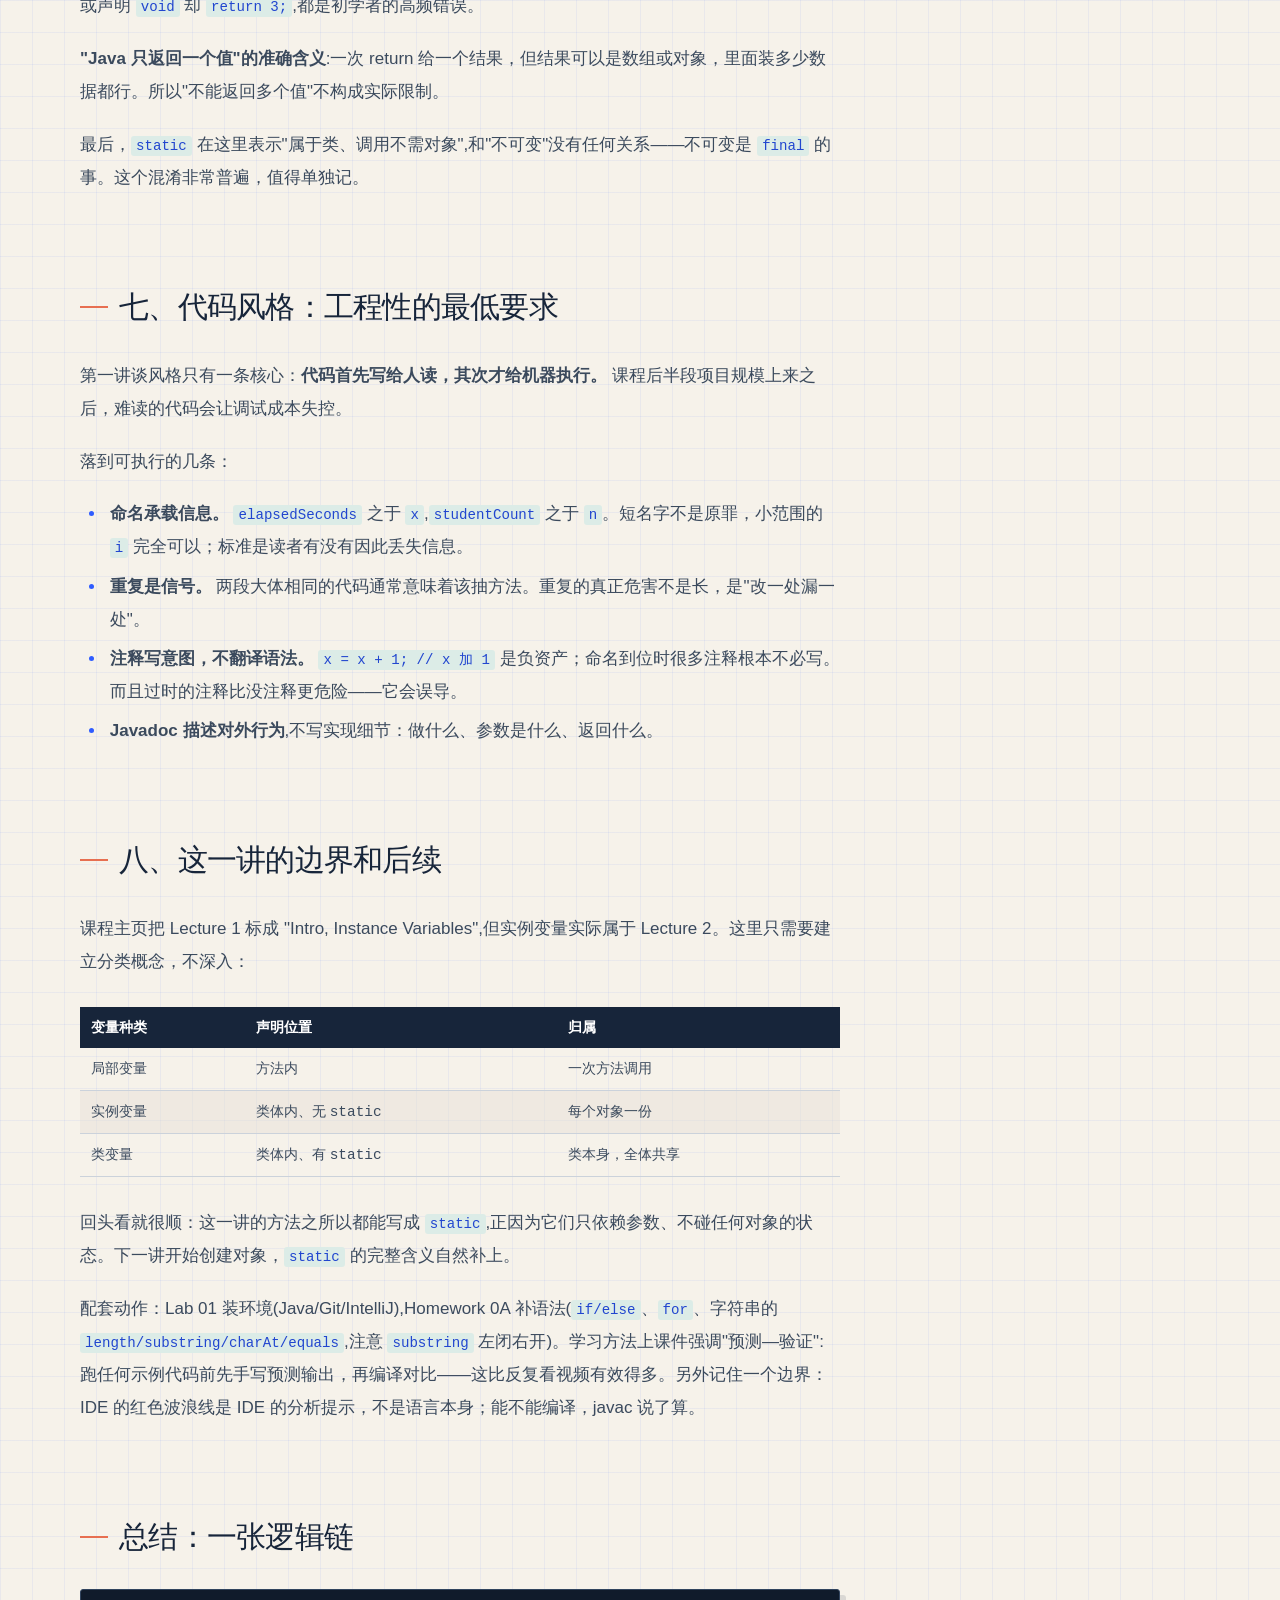
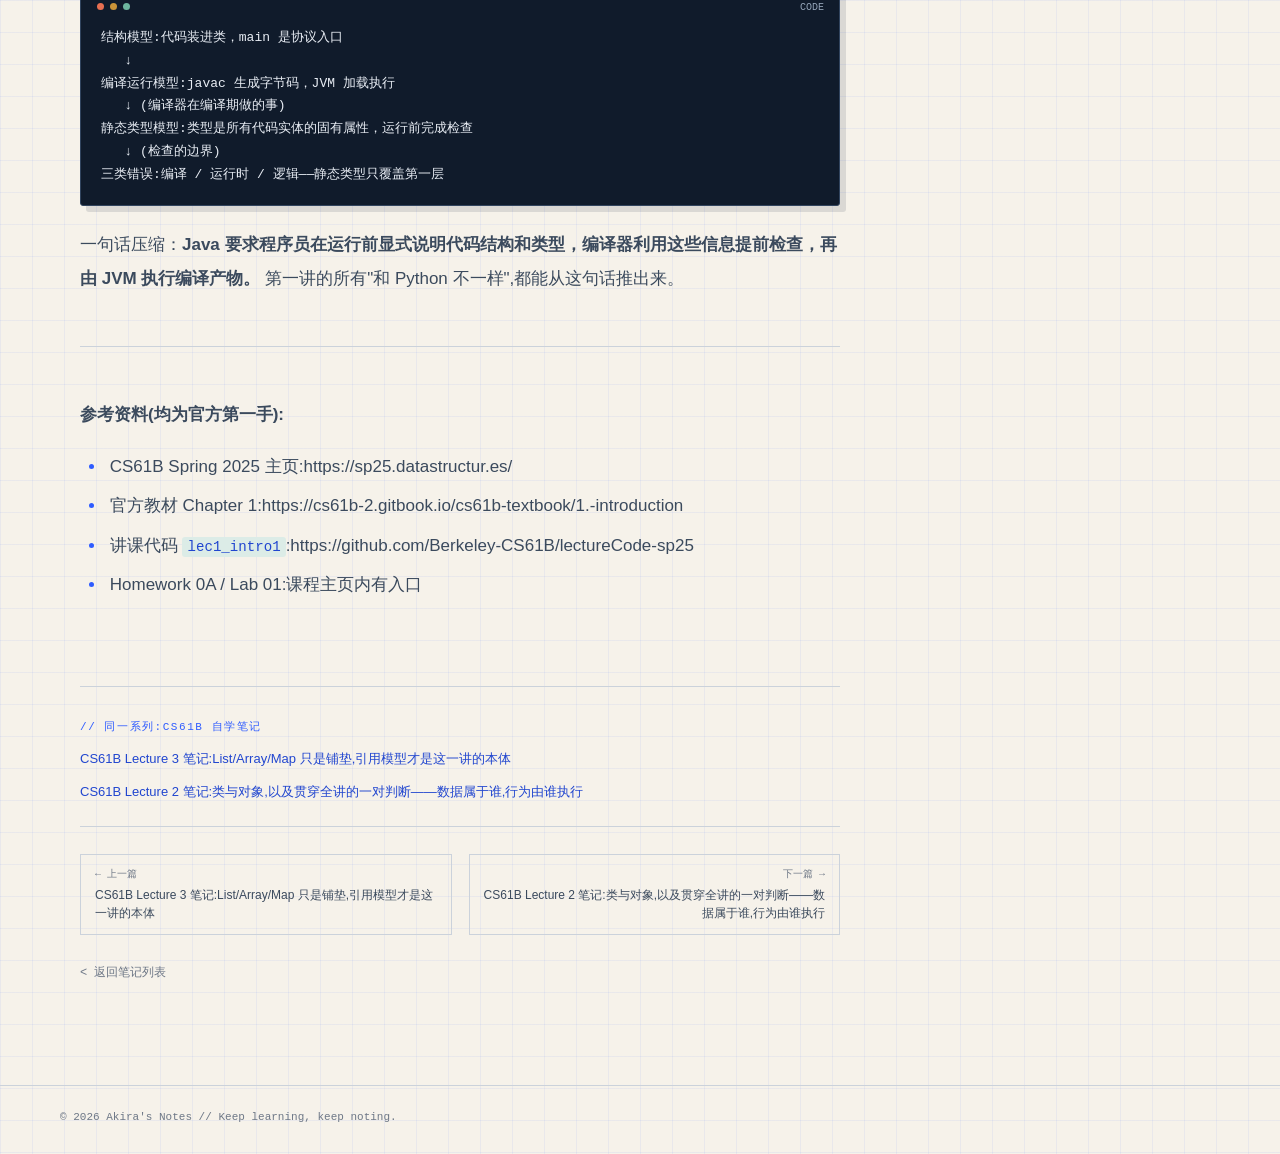
<file: posts/cs61b-lecture-1.html>
<!DOCTYPE html>
<html lang="zh-CN">
<head>
    <meta charset="UTF-8">
    <meta name="viewport" content="width=device-width, initial-scale=1.0">
    <meta name="description" content="CS61B Lecture 1 笔记:从已有语言迁移到 Java,真正该建立的是哪几个模型">
    <meta name="theme-color" content="#f6f2ea">
    <title>CS61B Lecture 1 笔记:从已有语言迁移到 Java,真正该建立的是哪几个模型 - Akira's Notes</title>
    <link rel="stylesheet" href="../assets/css/style.css">
    <link rel="icon" href="../assets/images/favicon.png">
    <script>
        (function () {
            try {
                var t = localStorage.getItem('theme');
                if (!t) t = window.matchMedia('(prefers-color-scheme: dark)').matches ? 'dark' : 'light';
                document.documentElement.dataset.theme = t;
            } catch (e) {}
        })();
    </script>
</head>
<body>
    <nav class="navbar" id="navbar">
        <div class="container">
            <div class="logo">
                <a href="../index.html">Akira's Notes<span class="logo-sub">学习笔记库</span></a>
            </div>
            <ul class="nav-menu">
                <li><a href="../index.html#home">首页</a></li>
                <li><a href="../index.html#posts" class="active">笔记</a></li>
                <li><a href="../index.html#series">系列</a></li>
                <li><a href="../index.html#about">关于</a></li>
            </ul>
            <button class="theme-toggle" id="themeToggle" type="button" title="切换白天 / 夜晚">
                <svg class="icon-moon" viewBox="0 0 24 24" fill="none" stroke="currentColor" stroke-width="1.8" stroke-linecap="round" stroke-linejoin="round">
                    <path d="M21 12.8A9 9 0 1 1 11.2 3a7 7 0 0 0 9.8 9.8z"/>
                </svg>
                <svg class="icon-sun" viewBox="0 0 24 24" fill="none" stroke="currentColor" stroke-width="1.8" stroke-linecap="round" stroke-linejoin="round">
                    <circle cx="12" cy="12" r="4"/>
                    <path d="M12 2v2M12 20v2M2 12h2M20 12h2M4.9 4.9l1.4 1.4M17.7 17.7l1.4 1.4M19.1 4.9l-1.4 1.4M6.3 17.7l-1.4 1.4"/>
                </svg>
            </button>
            <div class="hamburger">
                <span></span>
                <span></span>
                <span></span>
            </div>
        </div>
    </nav>

    <article class="article-page">
        <div class="article-container">
            <a href="../index.html#posts" class="back-link">&lt; 返回笔记列表</a>
            <header class="article-header">
                <div class="article-series">CS61B 自学笔记 · Lecture 1</div>
                <h1>CS61B Lecture 1 笔记:从已有语言迁移到 Java,真正该建立的是哪几个模型</h1>
                <div class="article-meta">
                    <span class="post-date">2026年9月7日</span>
                    <div class="post-tags">
                        <span class="tag-chip">CS61B</span><span class="tag-chip">Java</span><span class="tag-chip">学习笔记</span>
                    </div>
                </div>
            </header>
            <div class="article-body">
<p>课程：UC Berkeley CS61B(Spring 2025),Lecture 1 "Intro, Java"。</p>
<p>先说一个判断：这一讲的知识点单拆出来都很简单——HelloWorld、变量、while、方法。但官方想让你建立的不是这些语法点，而是三个模型：<strong>Java 程序的结构模型</strong>(代码放在哪、从哪开始执行)、<strong>编译运行模型</strong>(<code>.java</code> 怎么变成运行结果)、<strong>静态类型模型</strong>(编译器在运行前帮你检查什么、又检查不了什么)。</p>
<p>这篇笔记就按这三条线组织，最后补一节方法和一节风格。有 Python 或其他语言基础的话，重点看每节的对比部分——那才是这一讲真正的新信息。</p>
<h2>一、前置认知：这门课不教 Java</h2>
<p>课件里写得很明确：Java 只是工具，课程的目标是数据结构设计、效率分析、大型程序的测试与调试。这决定了它的讲法——语法过得非常快，因为默认你已经会变量、循环、函数、递归。</p>
<p>这个定位对学习策略有直接影响：如果卡在 Java 语法上，说明该做的是补齐语法(Homework 0A 就是干这个的);如果卡在循环递归本身，那问题不在 Java,得回去练小程序。两种情况用同一种方法(硬跟课程)都会很痛苦。</p>
<h2>二、结构模型：为什么 Java 程序长这个样子</h2>
<p>对比最能说明问题。Python:</p>
<pre class="code-block"><div class="code-lang">python</div><code>print("hello world")</code></pre>
<p>Java:</p>
<pre class="code-block"><div class="code-lang">java</div><code>public class HelloWorld {
    public static void main(String[] args) {
        System.out.println("hello world");
    }
}</code></pre>
<p>表面看是"啰嗦",实质是设计取向不同：Java 要求程序员把<strong>代码归属和类型</strong>显式写出来。三行的小程序里这是负担，几千个类的项目里这是刚需——编译器、IDE、其他程序员都靠这些显式信息工作。</p>
<p>拆解这段代码，有一个理解角度很重要：<strong>入口方法是一份协议，不是一个普通函数。</strong></p>
<ul>
<li><code>public class HelloWorld</code>——类是代码的容器；公共类名必须和文件名一致(<code>HelloWorld.java</code>)。</li>
<li><code>public static void main(String[] args)</code>——JVM 启动时按这个固定签名找入口。<code>static</code> 表示不需要先创建对象就能调用；<code>main</code> 是规定死的名字，改了就不是入口了。</li>
<li><code>System.out.println</code>——标准输出并换行；<code>print</code> 不换行。</li>
</ul>
<p>所以这一层的正确姿势是：把 <code>public static void main(String[] args)</code> 当固定模板先背下来，<code>public</code>、<code>static</code>、类的完整含义后面几讲自然会展开，现在追究只会拖慢进度。</p>
<p>两个补充认知：</p>
<ol>
<li><strong>结构靠 <code>{}</code>,不靠缩进。</strong> 缩进不改变语义，但错误的缩进会让人误判结构——所以风格上缩进依然必须一致。</li>
<li>"所有代码必须在类里"只是入门近似。Java 源文件还可以声明接口、枚举、记录，但可执行语句确实不能像 Python 那样散落在顶层。</li>
</ol>
<h2>三、编译运行模型：两条命令之间发生了什么</h2>
<pre class="code-block"><div class="code-lang">bash</div><code>javac HelloWorld.java   # 编译:.java → .class(字节码)
java HelloWorld          # 运行:JVM 加载类的字节码，找 main 执行</code></pre>
<pre class="code-block"><div class="code-lang">text</div><code>HelloWorld.java  --javac--&gt;  HelloWorld.class  --java/JVM--&gt;  执行</code></pre>
<p>这条链上每个环节都有值得记住的点：</p>
<p><strong><code>.class</code> 是字节码，不是机器码，也不是源码。</strong> 它是 JVM 的指令格式——正因为有这个中间层，同一份编译产物才能在任何平台的 JVM 上跑。这就是 "write once, run anywhere" 的实现方式。</p>
<p><strong><code>.class</code> 不能当保密手段。</strong> 它隐藏了原始文本，但字节码可以反编译。课件专门提了这点，因为"交付 <code>.class</code> 就安全"是个流传很广的误解。</p>
<p><strong>两个命令的参数形式不一样，而且各有各的道理：</strong></p>
<ul>
<li><code>javac HelloWorld.java</code>——编译器处理的是<strong>文件</strong>,所以要带扩展名;</li>
<li><code>java HelloWorld</code>——启动器加载的是<strong>类</strong>,所以给类名，加 <code>.class</code> 反而错。</li>
</ul>
<p>改完代码必须重新 <code>javac</code>,否则 <code>java</code> 跑的还是旧的 <code>.class</code>。</p>
<p><strong>比记住命令更重要的：三类错误的分层。</strong></p>
<div class="table-wrap"><table><thead><tr><th style="text-align:left">错误类型</th><th style="text-align:left">暴露时机</th><th style="text-align:left">例子</th></tr></thead><tbody><tr><td style="text-align:left">编译错误</td><td style="text-align:left">javac 阶段</td><td style="text-align:left">漏分号、类型不匹配</td></tr><tr><td style="text-align:left">运行时错误</td><td style="text-align:left">运行阶段</td><td style="text-align:left">除以零、数组越界</td></tr><tr><td style="text-align:left">逻辑错误</td><td style="text-align:left">能跑但结果错</td><td style="text-align:left">求面积写成长+宽</td></tr></tbody></table></div>
<p>分层的价值在于调试效率：看到问题先定位它在哪一层，再决定用什么手段。编译错误读编译器报错就行；运行时错误要看异常和程序状态；逻辑错误最隐蔽，只能靠测试和推理。混在一起瞎改是最慢的路径。</p>
<h2>四、静态类型模型：这一讲的核心</h2>
<p>Python 允许：</p>
<pre class="code-block"><div class="code-lang">python</div><code>x = 0
x = "horse"</code></pre>
<p>Java 直接拒绝：</p>
<pre class="code-block"><div class="code-lang">java</div><code>int x = 0;
x = "horse";  // 编译错误</code></pre>
<p>要理解静态类型，得先破除一个名字带来的误解：<strong>"静态"说的是检查时机(运行之前),不是"值不能变"。</strong> 值随便变，类型不能变：</p>
<pre class="code-block"><div class="code-lang">java</div><code>int age = 20;
age = 21;            // 合法：值变，类型不变
age = "twenty-one";  // 非法：String 与 int 不兼容</code></pre>
<p>检查也不只发生在变量赋值上——参数传入、返回值、每个表达式的中间结果，编译器都会核对类型是否兼容。可以说<strong>类型是 Java 里所有代码实体的固有属性</strong>,这是和动态类型语言最本质的思维差异。</p>
<p><strong>值得想一层的问题：这套约束换来什么?</strong></p>
<ul>
<li>换来：大量类型错误在交付前暴露;IDE 能可靠地补全、跳转、重构(因为它静态地知道每个名字的类型);方法签名本身就是可读的接口文档。</li>
<li>代价：写更多类型声明;初学语法负担重;不加泛型等机制时代码通用性差。</li>
</ul>
<p>所以"Java 啰嗦"和"Python 自由"不是聪明和笨的区别，是<strong>把检查成本放在写代码时还是运行时</strong>的权衡。项目越大、参与的人越多，前置检查越划算——这和第二节里 HelloWorld 外壳的道理是同一条逻辑。</p>
<p><strong>但静态类型的能力边界必须清楚：它保证"类型层面的操作合法",不保证逻辑正确，也不保证运行时不出错。</strong> 一个能编译的反例胜过背十条结论：</p>
<pre class="code-block"><div class="code-lang">java</div><code>public static int divide(int x, int y) {
    return x / y;   // 类型完全合法
}
// divide(10, 0) 一跑就 ArithmeticException</code></pre>
<p><strong>表达式也有类型，而且会反直觉。</strong> <code>+</code> 一侧是字符串就变成拼接，且从左向右结合：</p>
<pre class="code-block"><div class="code-lang">java</div><code>System.out.println(5 + 10 + "!");   // 15!  先算加法，再拼接
System.out.println("!" + 5 + 10);   // !510 先拼成 "!5",再往后拼</code></pre>
<p>两行结果不同，因为结合顺序决定了每个 <code>+</code> 先做加法还是先做拼接。这类题考试常出现，但背后的规则其实就一条：先看结合顺序，再看操作数类型。</p>
<p>几个零散的、容易记错的点，一并记在这：</p>
<ul>
<li><code>String</code> 大写(它是类),<code>int</code>/<code>double</code>/<code>boolean</code>/<code>char</code> 小写(基本类型);字符串双引号、字符单引号，<code>"A"</code> 和 <code>'A'</code> 是不同类型。</li>
<li><code>^</code> 是按位异或，<strong>不是</strong>乘方;乘方用 <code>Math.pow(2, 10)</code>。</li>
<li><code>int</code> 固定 32 位，范围 <span class="math">-2<sup>31</sup></span> 到 <span class="math">2<sup>31</sup>-1</span>,溢出就是溢出，不会像 Python 那样自动扩精度。</li>
<li>引用类型比较内容用 <code>.equals()</code>;<code>==</code> 比的是"是不是同一个对象"(完整的引用模型后面讲)。</li>
</ul>
<h2>五、控制流：循环的正确打开方式是追踪</h2>
<p>官方例子 HelloNumbers:</p>
<pre class="code-block"><div class="code-lang">java</div><code>public class HelloNumbers {
    public static void main(String[] args) {
        int x = 0;
        while (x &lt; 10) {
            System.out.print(x + " ");
            x = x + 1;
        }
        System.out.println();
    }
}</code></pre>
<p><code>while</code> 的语义一句话：每轮先算条件，true 执行循环体再回头，false 跳出。所以可能执行零次，也可能永不停止(忘了更新变量就是经典的死循环来源)。</p>
<p>语法本身没有新东西，这一讲真正想教的是方法：<strong>循环程序的本质是"条件—执行—状态更新"的循环，读循环的正确方式是逐轮追踪状态，而不是把整段代码当文字读懂。</strong></p>
<p>配套练习(输出累计和 <code>0 1 3 6 ... 45</code>)很能说明问题：</p>
<pre class="code-block"><div class="code-lang">java</div><code>int x = 0;
int sum = 0;
while (x &lt; 10) {
    sum = sum + x;
    System.out.print(sum + " ");
    x = x + 1;
}</code></pre>
<p>这里 <code>x</code> 和 <code>sum</code> 各代表一个状态：<code>x</code> 是"本轮加哪个数",<code>sum</code> 是"截至目前的累计"。把每轮的状态变化画成表，任何边界问题都无处遁形：</p>
<div class="table-wrap"><table><thead><tr><th style="text-align:right">轮次</th><th style="text-align:right">x</th><th style="text-align:right">更新后 sum</th><th style="text-align:right">输出</th></tr></thead><tbody><tr><td style="text-align:right">1</td><td style="text-align:right">0</td><td style="text-align:right">0</td><td style="text-align:right">0</td></tr><tr><td style="text-align:right">2</td><td style="text-align:right">1</td><td style="text-align:right">1</td><td style="text-align:right">1</td></tr><tr><td style="text-align:right">3</td><td style="text-align:right">2</td><td style="text-align:right">3</td><td style="text-align:right">3</td></tr><tr><td style="text-align:right">4</td><td style="text-align:right">3</td><td style="text-align:right">6</td><td style="text-align:right">6</td></tr></tbody></table></div>
<p>反过来，while 的经典错误几乎全是状态管理出错：忘更新(死循环)、<code>&lt;</code> 写成 <code>&lt;=</code>(多一轮)、更新写在输出前(序列整体偏移一位)。这些错误靠"读懂代码"很难发现，靠画表一逮一个准。</p>
<p>另外两个 Java 特有的点：循环/条件表达式的结果<strong>必须是 <code>boolean</code></strong>,不能用 <code>0</code>/<code>1</code> 当真假(这又是静态类型思维);单语句循环体虽然能省略花括号，但风格上应始终保留，否则以后加语句容易埋雷。</p>
<h2>六、方法：签名即契约</h2>
<pre class="code-block"><div class="code-lang">java</div><code>public class LargerDemo {
    /** Returns the larger of x and y. */
    public static int larger(int x, int y) {
        if (x &gt; y) {
            return x;
        }
        return y;
    }

    public static void main(String[] args) {
        System.out.println(larger(-5, 10));
    }
}</code></pre>
<p>签名 <code>public static int larger(int x, int y)</code> 的每一段：可访问性、归属(类还是对象)、返回类型、名字、参数列表。在静态类型语言里，<strong>这一行就是方法和调用者之间的契约</strong>——输入什么类型、输出什么类型，编译器据此检查每一次调用。</p>
<p>围绕这份契约，有几个必须分清的概念：</p>
<p><strong>定义 ≠ 调用，形参 ≠ 实参。</strong> <code>x</code>、<code>y</code> 是方法内部的局部变量，每次调用时由实参的值初始化。所以同一个方法被不同值调用，互不影响。</p>
<p><strong><code>return</code> 是"给结果 + 立即结束"二合一。</strong> 这解释了为什么 <code>if</code> 里 return 之后，后面的 return 不会执行;也解释了为什么声明了 <code>int</code> 返回类型，<strong>每条可能走完的路径都必须有 return</strong>——少一条，编译器直接拒绝。</p>
<p><strong><code>println</code> ≠ <code>return</code>。</strong> 前者是副作用(往输出写东西),后者才把结果交给调用者。声明 <code>int</code> 却只打印、或声明 <code>void</code> 却 <code>return 3;</code>,都是初学者的高频错误。</p>
<p><strong>"Java 只返回一个值"的准确含义</strong>:一次 return 给一个结果，但结果可以是数组或对象，里面装多少数据都行。所以"不能返回多个值"不构成实际限制。</p>
<p>最后，<code>static</code> 在这里表示"属于类、调用不需对象",和"不可变"没有任何关系——不可变是 <code>final</code> 的事。这个混淆非常普遍，值得单独记。</p>
<h2>七、代码风格：工程性的最低要求</h2>
<p>第一讲谈风格只有一条核心：<strong>代码首先写给人读，其次才给机器执行。</strong> 课程后半段项目规模上来之后，难读的代码会让调试成本失控。</p>
<p>落到可执行的几条：</p>
<ul>
<li><strong>命名承载信息。</strong> <code>elapsedSeconds</code> 之于 <code>x</code>,<code>studentCount</code> 之于 <code>n</code>。短名字不是原罪，小范围的 <code>i</code> 完全可以；标准是读者有没有因此丢失信息。</li>
<li><strong>重复是信号。</strong> 两段大体相同的代码通常意味着该抽方法。重复的真正危害不是长，是"改一处漏一处"。</li>
<li><strong>注释写意图，不翻译语法。</strong> <code>x = x + 1; // x 加 1</code> 是负资产；命名到位时很多注释根本不必写。而且过时的注释比没注释更危险——它会误导。</li>
<li><strong>Javadoc 描述对外行为</strong>,不写实现细节：做什么、参数是什么、返回什么。</li>
</ul>
<h2>八、这一讲的边界和后续</h2>
<p>课程主页把 Lecture 1 标成 "Intro, Instance Variables",但实例变量实际属于 Lecture 2。这里只需要建立分类概念，不深入：</p>
<div class="table-wrap"><table><thead><tr><th style="text-align:left">变量种类</th><th style="text-align:left">声明位置</th><th style="text-align:left">归属</th></tr></thead><tbody><tr><td style="text-align:left">局部变量</td><td style="text-align:left">方法内</td><td style="text-align:left">一次方法调用</td></tr><tr><td style="text-align:left">实例变量</td><td style="text-align:left">类体内、无 <code>static</code></td><td style="text-align:left">每个对象一份</td></tr><tr><td style="text-align:left">类变量</td><td style="text-align:left">类体内、有 <code>static</code></td><td style="text-align:left">类本身，全体共享</td></tr></tbody></table></div>
<p>回头看就很顺：这一讲的方法之所以都能写成 <code>static</code>,正因为它们只依赖参数、不碰任何对象的状态。下一讲开始创建对象，<code>static</code> 的完整含义自然补上。</p>
<p>配套动作：Lab 01 装环境(Java/Git/IntelliJ),Homework 0A 补语法(<code>if/else</code>、<code>for</code>、字符串的 <code>length/substring/charAt/equals</code>,注意 <code>substring</code> 左闭右开)。学习方法上课件强调"预测—验证":跑任何示例代码前先手写预测输出，再编译对比——这比反复看视频有效得多。另外记住一个边界：IDE 的红色波浪线是 IDE 的分析提示，不是语言本身；能不能编译，javac 说了算。</p>
<h2>总结：一张逻辑链</h2>
<pre class="code-block"><div class="code-lang">code</div><code>结构模型:代码装进类，main 是协议入口
   ↓
编译运行模型:javac 生成字节码，JVM 加载执行
   ↓ (编译器在编译期做的事)
静态类型模型:类型是所有代码实体的固有属性，运行前完成检查
   ↓ (检查的边界)
三类错误:编译 / 运行时 / 逻辑——静态类型只覆盖第一层</code></pre>
<p>一句话压缩：<strong>Java 要求程序员在运行前显式说明代码结构和类型，编译器利用这些信息提前检查，再由 JVM 执行编译产物。</strong> 第一讲的所有"和 Python 不一样",都能从这句话推出来。</p>
<hr>
<p><strong>参考资料(均为官方第一手):</strong></p>
<ul>
<li>CS61B Spring 2025 主页:https://sp25.datastructur.es/</li>
<li>官方教材 Chapter 1:https://cs61b-2.gitbook.io/cs61b-textbook/1.-introduction</li>
<li>讲课代码 <code>lec1_intro1</code>:https://github.com/Berkeley-CS61B/lectureCode-sp25</li>
<li>Homework 0A / Lab 01:课程主页内有入口</li>
</ul>

            </div>
            <footer class="article-footer">
                <div id="articleNav"></div>
                <a href="../index.html#posts" class="back-link">&lt; 返回笔记列表</a>
            </footer>
        </div>
    </article>

    <footer class="footer">
        <div class="container">
            <p>&copy; 2026 Akira's Notes // Keep learning, keep noting.</p>
        </div>
    </footer>

    <script src="../assets/js/posts-data.js"></script>
    <script>
        (function () {
            var b = document.getElementById('themeToggle');
            var meta = document.querySelector('meta[name="theme-color"]');
            if (b) b.addEventListener('click', function () {
                var n = document.documentElement.dataset.theme === 'dark' ? 'light' : 'dark';
                document.documentElement.dataset.theme = n;
                if (meta) meta.setAttribute('content', n === 'dark' ? '#000000' : '#f6f2ea');
                try { localStorage.setItem('theme', n); } catch (e) {}
            });
        })();
    </script>
    <script src="../assets/js/article.js"></script>
</body>
</html>
</file>
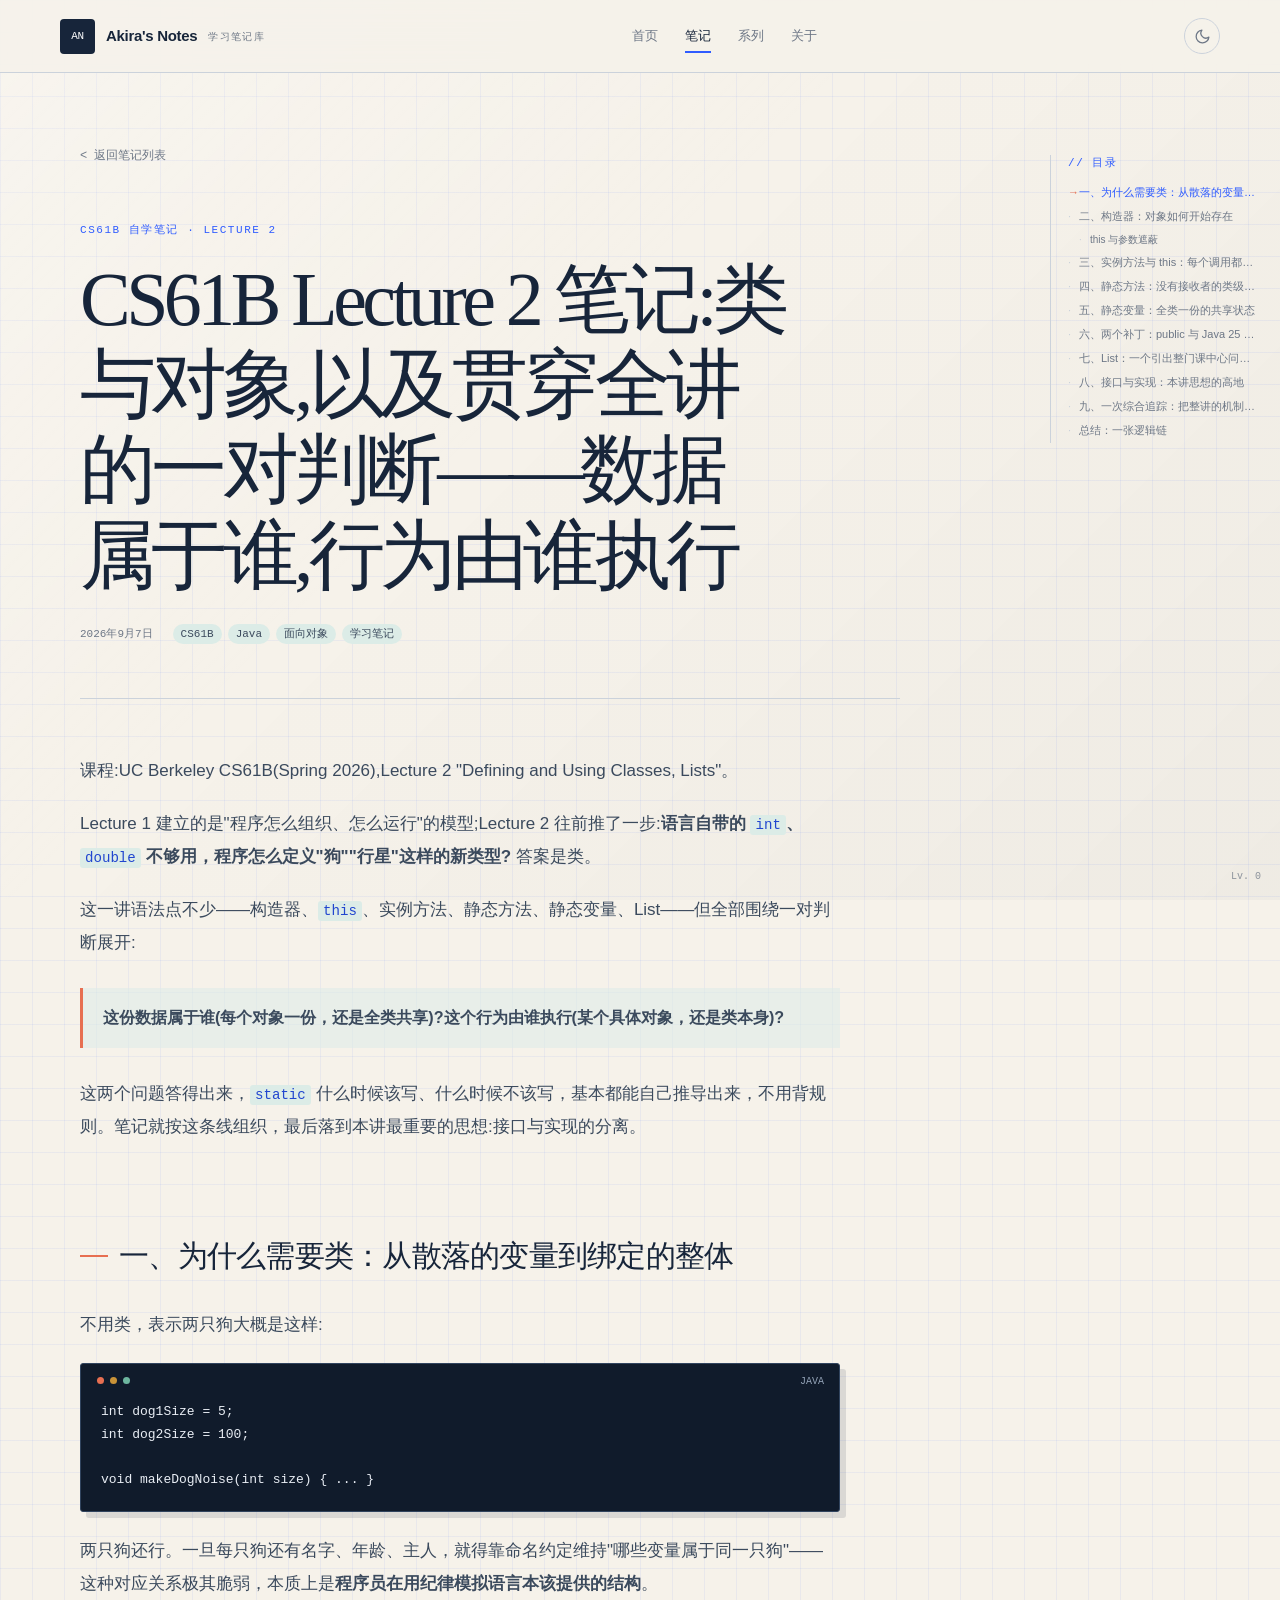
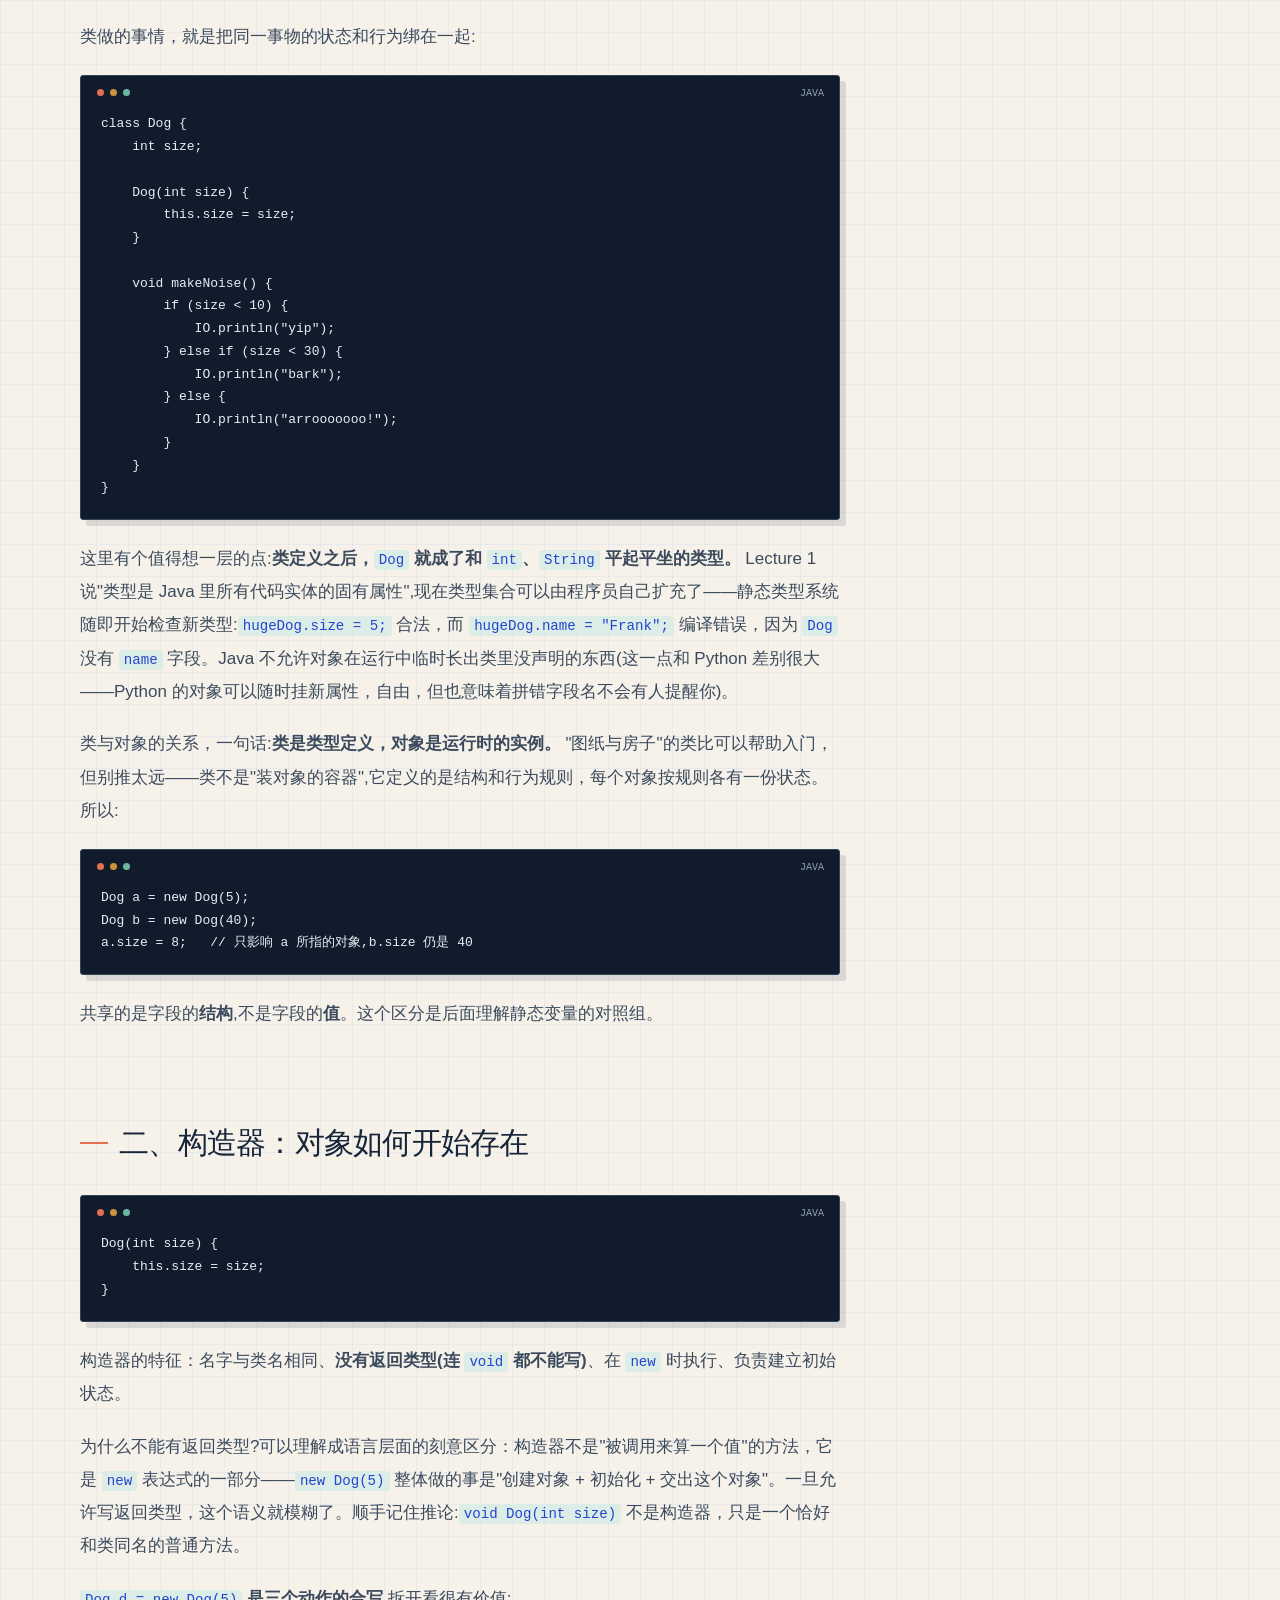
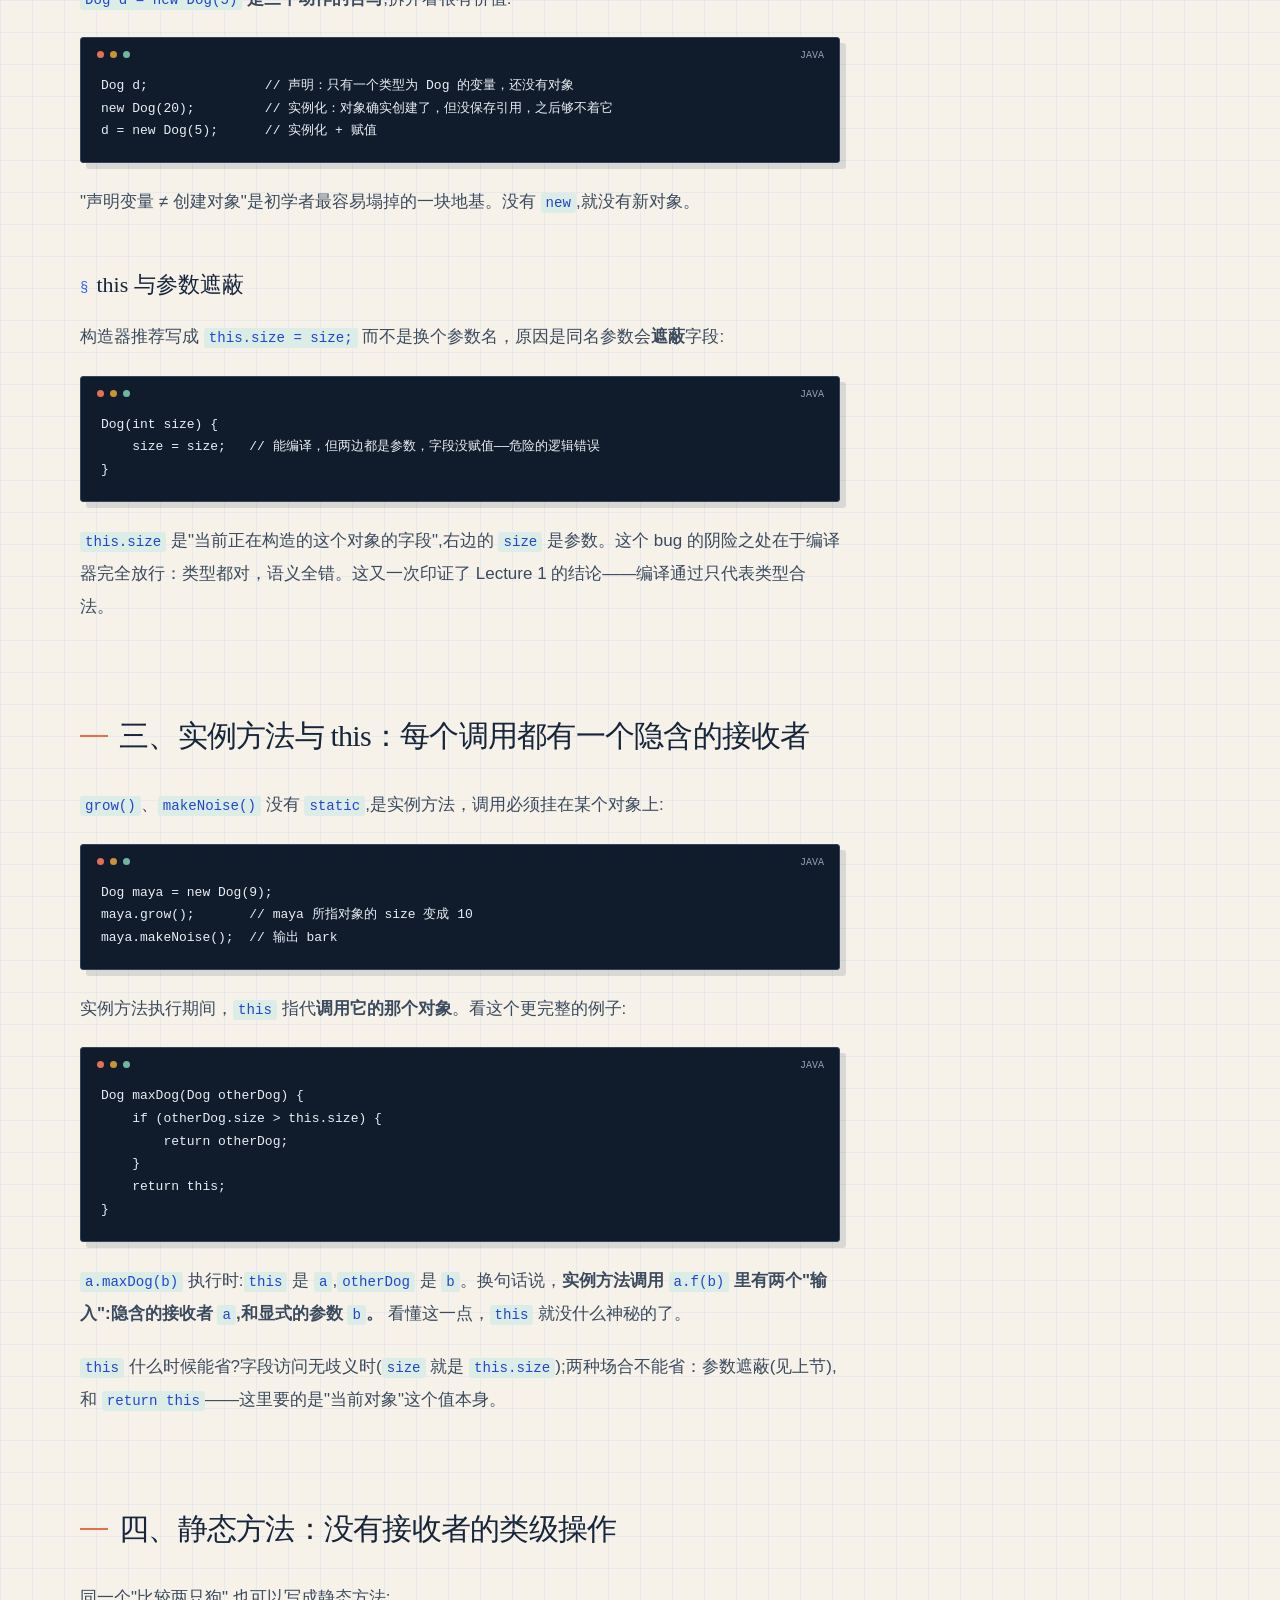
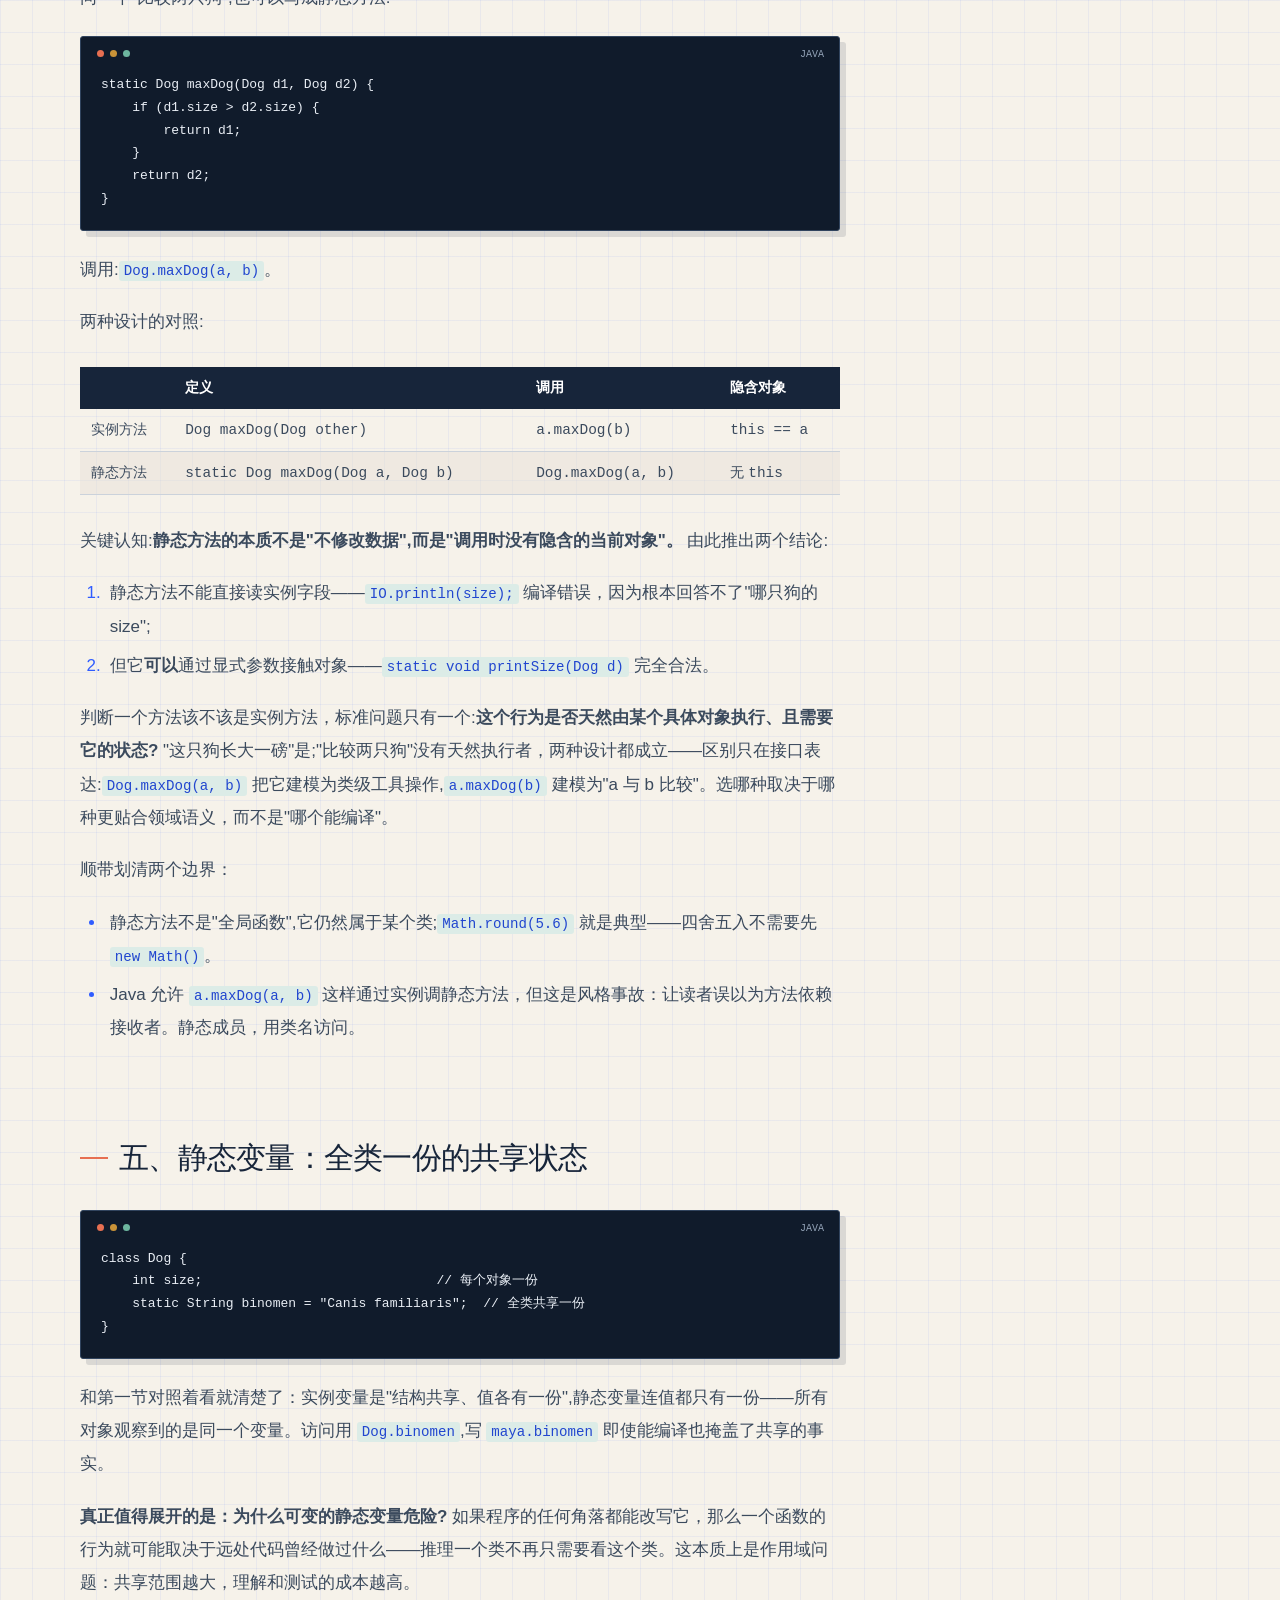
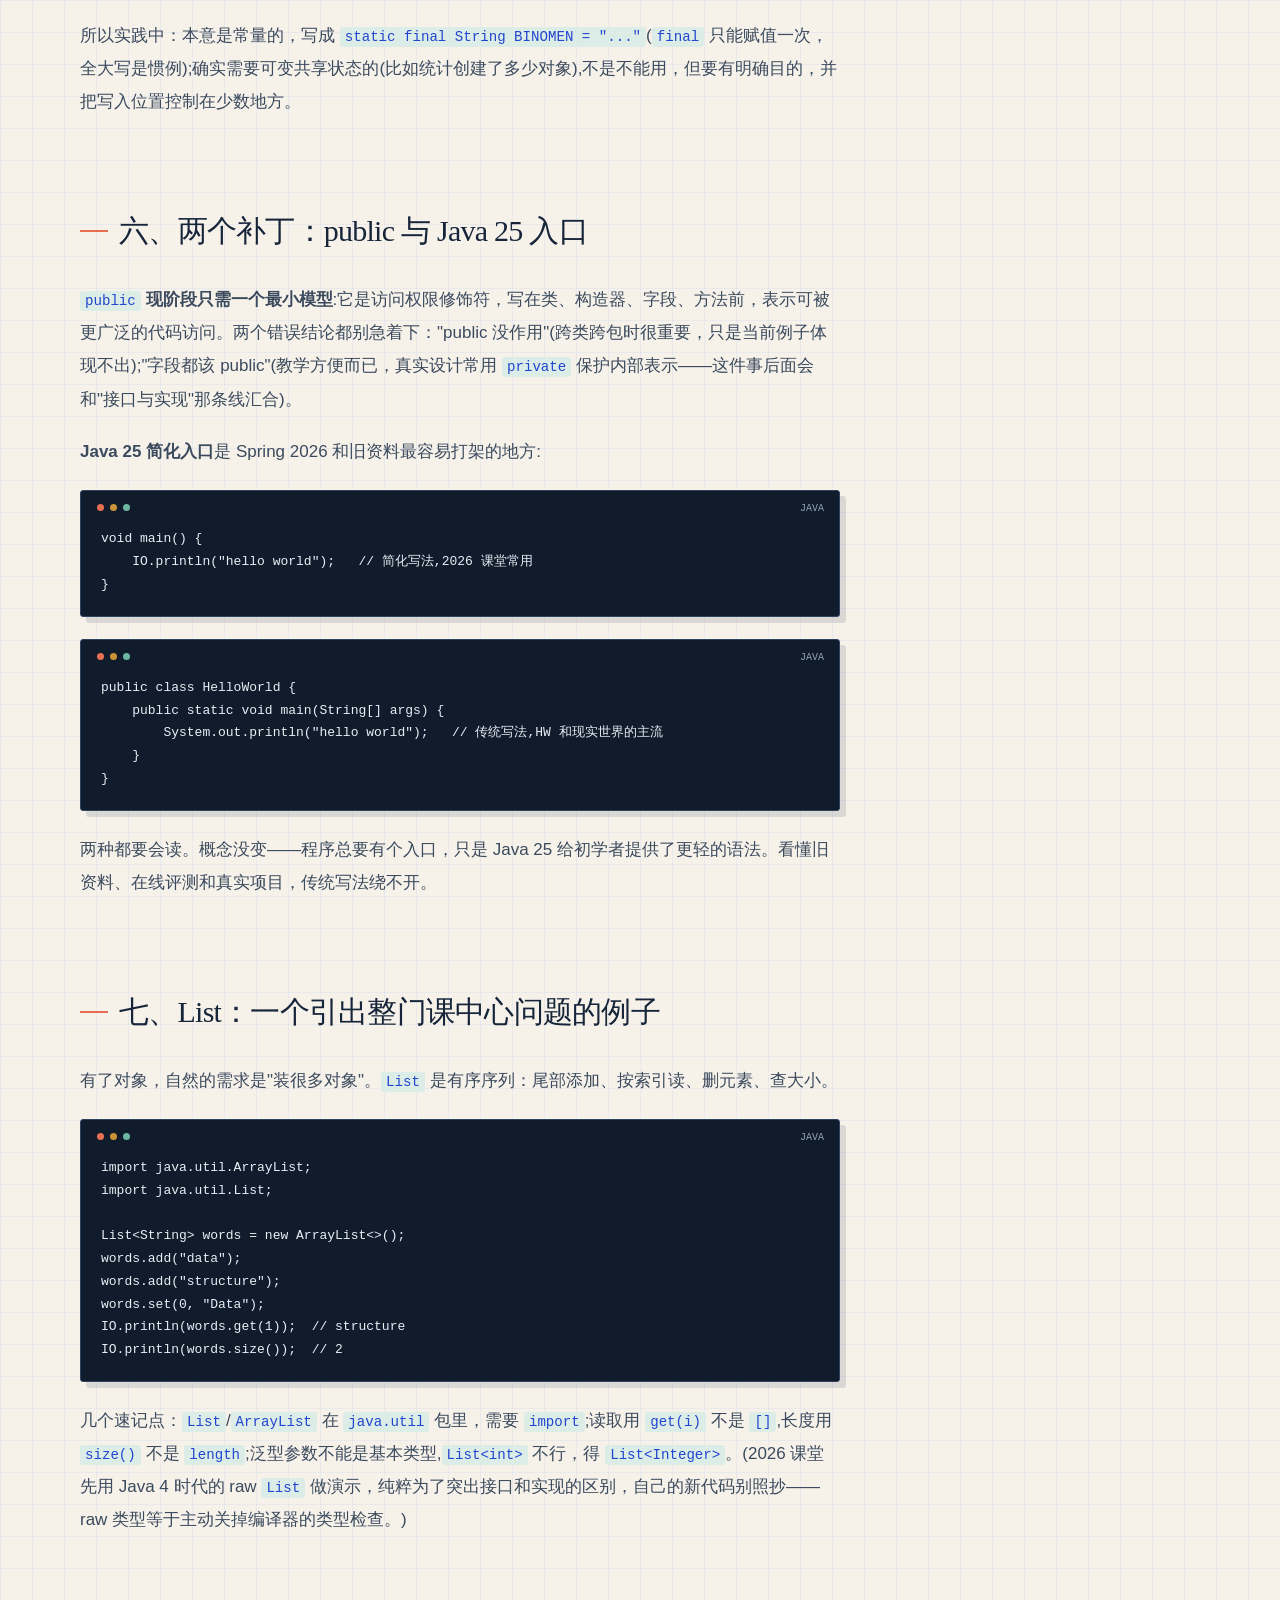
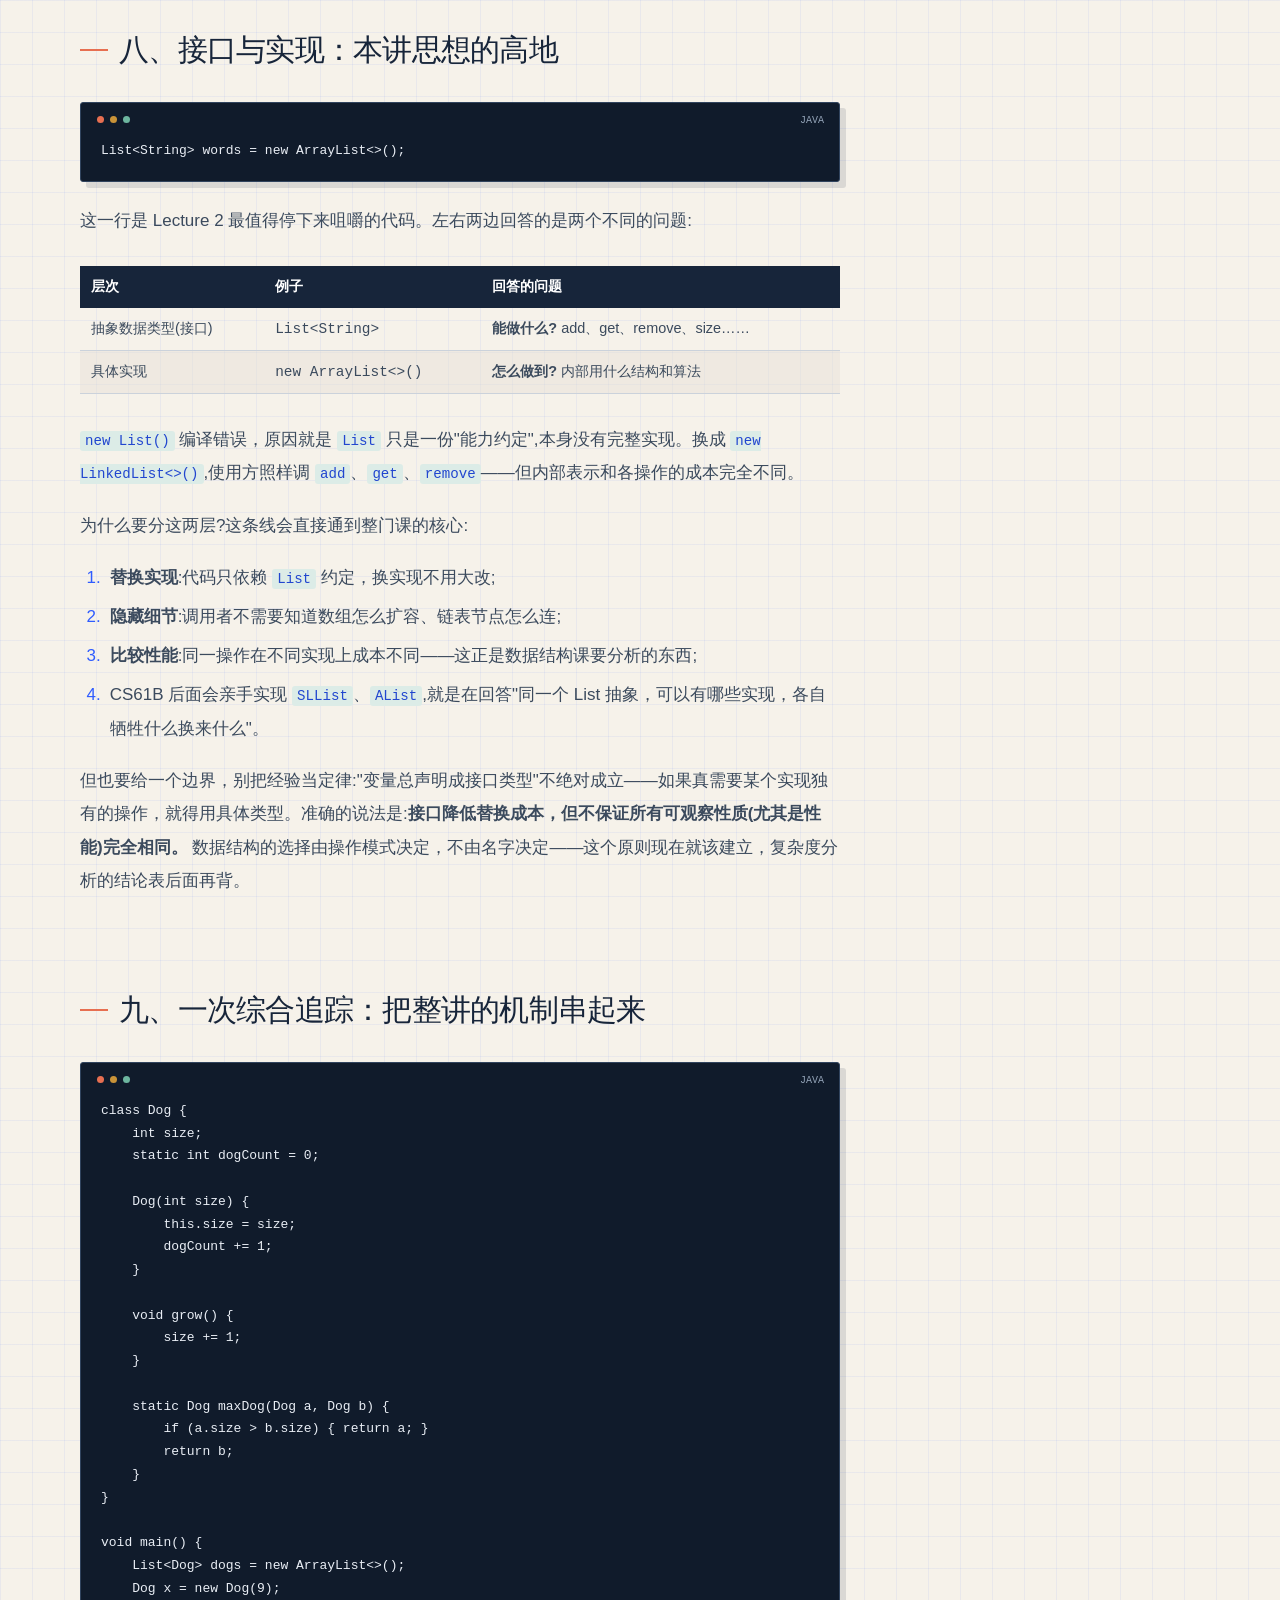
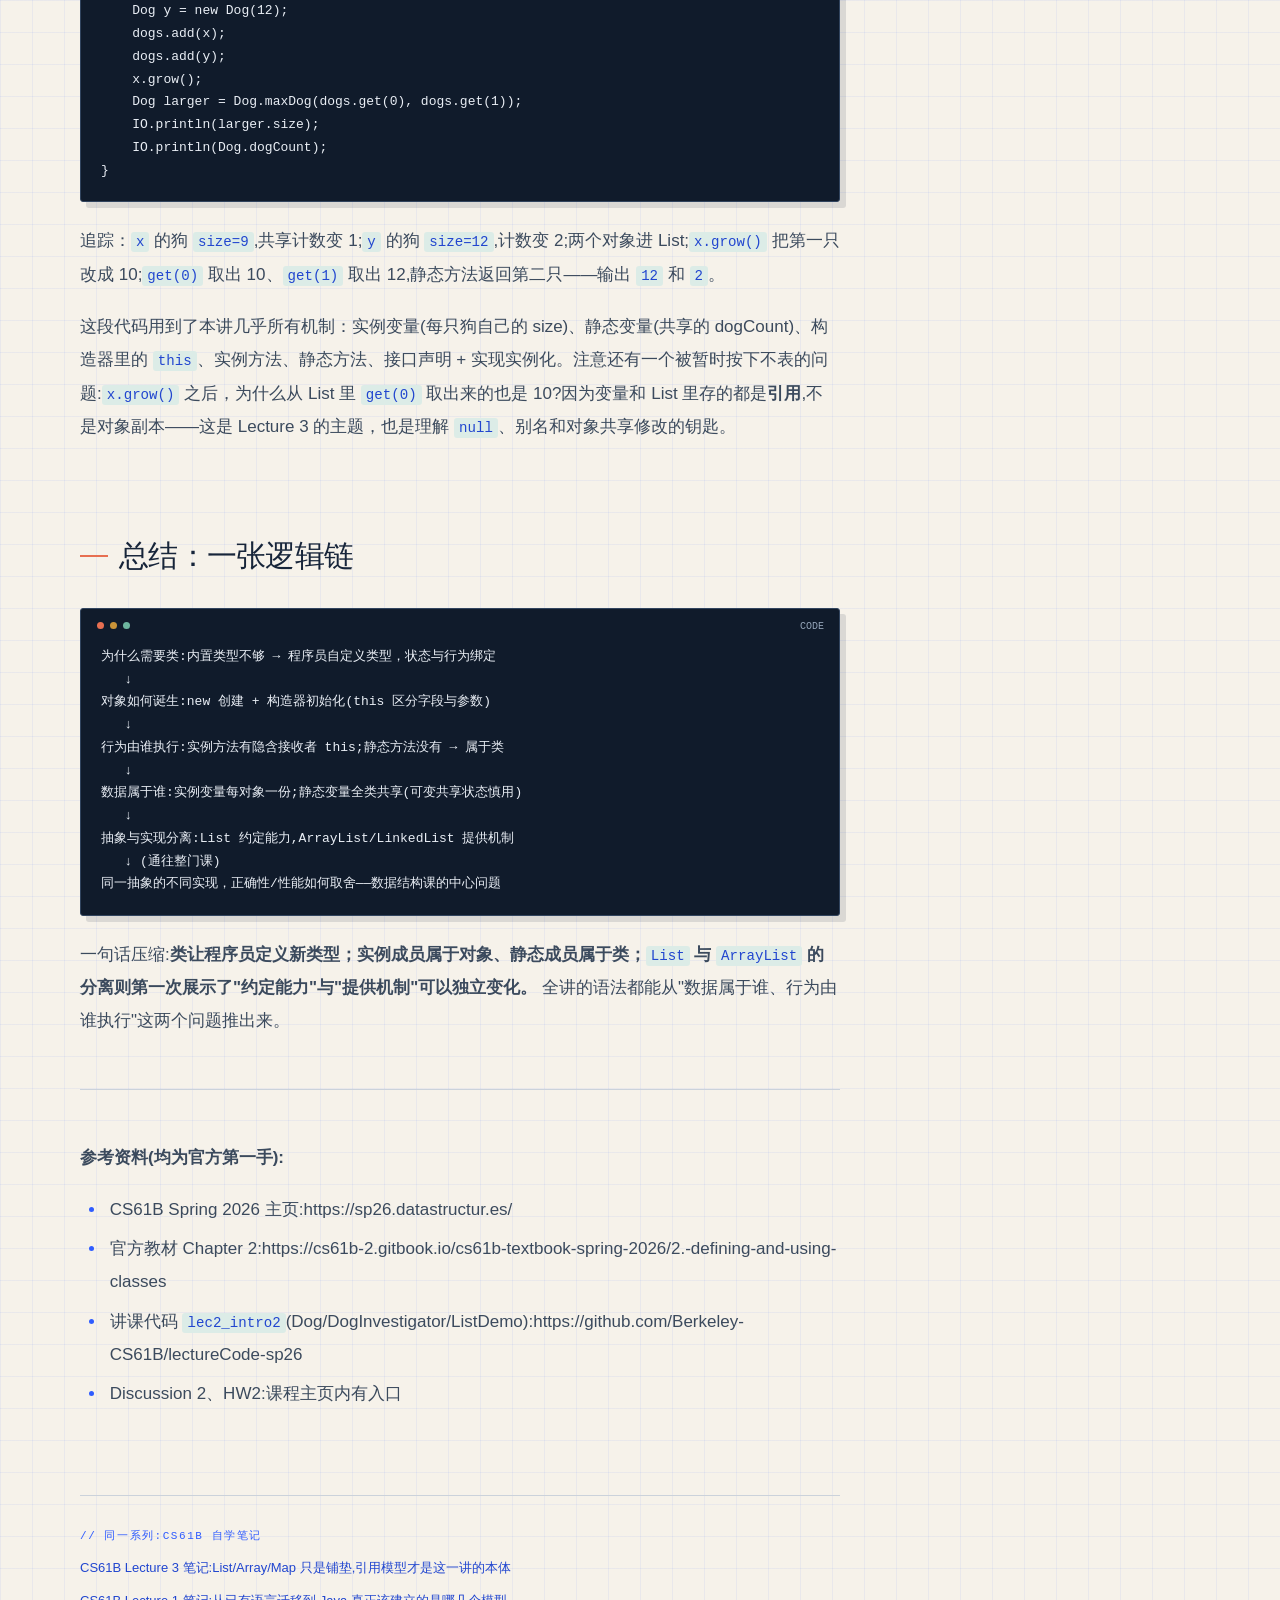
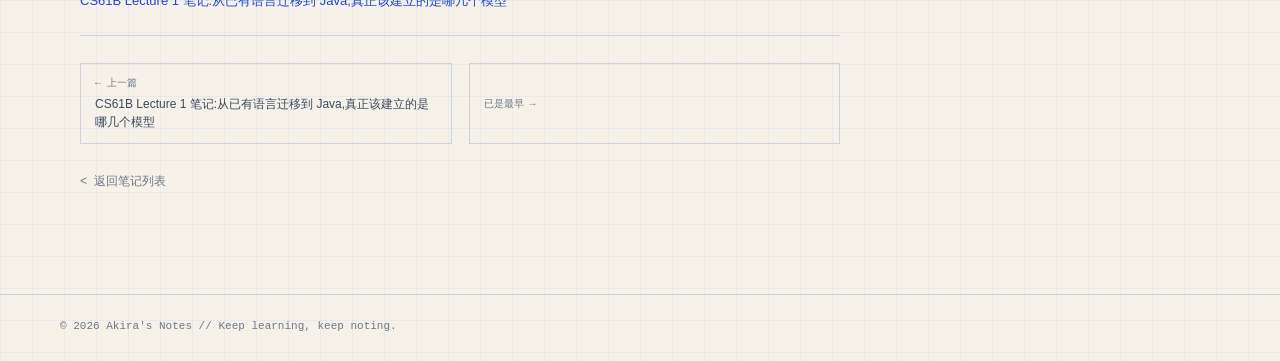
<file: posts/cs61b-lecture-2.html>
<!DOCTYPE html>
<html lang="zh-CN">
<head>
    <meta charset="UTF-8">
    <meta name="viewport" content="width=device-width, initial-scale=1.0">
    <meta name="description" content="CS61B Lecture 2 笔记:类与对象,以及贯穿全讲的一对判断——数据属于谁,行为由谁执行">
    <meta name="theme-color" content="#f6f2ea">
    <title>CS61B Lecture 2 笔记:类与对象,以及贯穿全讲的一对判断——数据属于谁,行为由谁执行 - Akira's Notes</title>
    <link rel="stylesheet" href="../assets/css/style.css">
    <link rel="icon" href="../assets/images/favicon.png">
    <script>
        (function () {
            try {
                var t = localStorage.getItem('theme');
                if (!t) t = window.matchMedia('(prefers-color-scheme: dark)').matches ? 'dark' : 'light';
                document.documentElement.dataset.theme = t;
            } catch (e) {}
        })();
    </script>
</head>
<body>
    <nav class="navbar" id="navbar">
        <div class="container">
            <div class="logo">
                <a href="../index.html">Akira's Notes<span class="logo-sub">学习笔记库</span></a>
            </div>
            <ul class="nav-menu">
                <li><a href="../index.html#home">首页</a></li>
                <li><a href="../index.html#posts" class="active">笔记</a></li>
                <li><a href="../index.html#series">系列</a></li>
                <li><a href="../index.html#about">关于</a></li>
            </ul>
            <button class="theme-toggle" id="themeToggle" type="button" title="切换白天 / 夜晚">
                <svg class="icon-moon" viewBox="0 0 24 24" fill="none" stroke="currentColor" stroke-width="1.8" stroke-linecap="round" stroke-linejoin="round">
                    <path d="M21 12.8A9 9 0 1 1 11.2 3a7 7 0 0 0 9.8 9.8z"/>
                </svg>
                <svg class="icon-sun" viewBox="0 0 24 24" fill="none" stroke="currentColor" stroke-width="1.8" stroke-linecap="round" stroke-linejoin="round">
                    <circle cx="12" cy="12" r="4"/>
                    <path d="M12 2v2M12 20v2M2 12h2M20 12h2M4.9 4.9l1.4 1.4M17.7 17.7l1.4 1.4M19.1 4.9l-1.4 1.4M6.3 17.7l-1.4 1.4"/>
                </svg>
            </button>
            <div class="hamburger">
                <span></span>
                <span></span>
                <span></span>
            </div>
        </div>
    </nav>

    <article class="article-page">
        <div class="article-container">
            <a href="../index.html#posts" class="back-link">&lt; 返回笔记列表</a>
            <header class="article-header">
                <div class="article-series">CS61B 自学笔记 · Lecture 2</div>
                <h1>CS61B Lecture 2 笔记:类与对象,以及贯穿全讲的一对判断——数据属于谁,行为由谁执行</h1>
                <div class="article-meta">
                    <span class="post-date">2026年9月7日</span>
                    <div class="post-tags">
                        <span class="tag-chip">CS61B</span><span class="tag-chip">Java</span><span class="tag-chip">面向对象</span><span class="tag-chip">学习笔记</span>
                    </div>
                </div>
            </header>
            <div class="article-body">
<p>课程:UC Berkeley CS61B(Spring 2026),Lecture 2 "Defining and Using Classes, Lists"。</p>
<p>Lecture 1 建立的是"程序怎么组织、怎么运行"的模型;Lecture 2 往前推了一步:<strong>语言自带的 <code>int</code>、<code>double</code> 不够用，程序怎么定义"狗""行星"这样的新类型?</strong> 答案是类。</p>
<p>这一讲语法点不少——构造器、<code>this</code>、实例方法、静态方法、静态变量、List——但全部围绕一对判断展开:</p>
<blockquote><strong>这份数据属于谁(每个对象一份，还是全类共享)?这个行为由谁执行(某个具体对象，还是类本身)?</strong></blockquote>
<p>这两个问题答得出来，<code>static</code> 什么时候该写、什么时候不该写，基本都能自己推导出来，不用背规则。笔记就按这条线组织，最后落到本讲最重要的思想:接口与实现的分离。</p>
<h2>一、为什么需要类：从散落的变量到绑定的整体</h2>
<p>不用类，表示两只狗大概是这样:</p>
<pre class="code-block"><div class="code-lang">java</div><code>int dog1Size = 5;
int dog2Size = 100;

void makeDogNoise(int size) { ... }</code></pre>
<p>两只狗还行。一旦每只狗还有名字、年龄、主人，就得靠命名约定维持"哪些变量属于同一只狗"——这种对应关系极其脆弱，本质上是<strong>程序员在用纪律模拟语言本该提供的结构</strong>。</p>
<p>类做的事情，就是把同一事物的状态和行为绑在一起:</p>
<pre class="code-block"><div class="code-lang">java</div><code>class Dog {
    int size;

    Dog(int size) {
        this.size = size;
    }

    void makeNoise() {
        if (size &lt; 10) {
            IO.println("yip");
        } else if (size &lt; 30) {
            IO.println("bark");
        } else {
            IO.println("arrooooooo!");
        }
    }
}</code></pre>
<p>这里有个值得想一层的点:<strong>类定义之后，<code>Dog</code> 就成了和 <code>int</code>、<code>String</code> 平起平坐的类型。</strong> Lecture 1 说"类型是 Java 里所有代码实体的固有属性",现在类型集合可以由程序员自己扩充了——静态类型系统随即开始检查新类型:<code>hugeDog.size = 5;</code> 合法，而 <code>hugeDog.name = "Frank";</code> 编译错误，因为 <code>Dog</code> 没有 <code>name</code> 字段。Java 不允许对象在运行中临时长出类里没声明的东西(这一点和 Python 差别很大——Python 的对象可以随时挂新属性，自由，但也意味着拼错字段名不会有人提醒你)。</p>
<p>类与对象的关系，一句话:<strong>类是类型定义，对象是运行时的实例。</strong> "图纸与房子"的类比可以帮助入门，但别推太远——类不是"装对象的容器",它定义的是结构和行为规则，每个对象按规则各有一份状态。所以:</p>
<pre class="code-block"><div class="code-lang">java</div><code>Dog a = new Dog(5);
Dog b = new Dog(40);
a.size = 8;   // 只影响 a 所指的对象,b.size 仍是 40</code></pre>
<p>共享的是字段的<strong>结构</strong>,不是字段的<strong>值</strong>。这个区分是后面理解静态变量的对照组。</p>
<h2>二、构造器：对象如何开始存在</h2>
<pre class="code-block"><div class="code-lang">java</div><code>Dog(int size) {
    this.size = size;
}</code></pre>
<p>构造器的特征：名字与类名相同、<strong>没有返回类型(连 <code>void</code> 都不能写)</strong>、在 <code>new</code> 时执行、负责建立初始状态。</p>
<p>为什么不能有返回类型?可以理解成语言层面的刻意区分：构造器不是"被调用来算一个值"的方法，它是 <code>new</code> 表达式的一部分——<code>new Dog(5)</code> 整体做的事是"创建对象 + 初始化 + 交出这个对象"。一旦允许写返回类型，这个语义就模糊了。顺手记住推论:<code>void Dog(int size)</code> 不是构造器，只是一个恰好和类同名的普通方法。</p>
<p><strong><code>Dog d = new Dog(5)</code> 是三个动作的合写</strong>,拆开看很有价值:</p>
<pre class="code-block"><div class="code-lang">java</div><code>Dog d;               // 声明：只有一个类型为 Dog 的变量，还没有对象
new Dog(20);         // 实例化：对象确实创建了，但没保存引用，之后够不着它
d = new Dog(5);      // 实例化 + 赋值</code></pre>
<p>"声明变量 ≠ 创建对象"是初学者最容易塌掉的一块地基。没有 <code>new</code>,就没有新对象。</p>
<h3>this 与参数遮蔽</h3>
<p>构造器推荐写成 <code>this.size = size;</code> 而不是换个参数名，原因是同名参数会<strong>遮蔽</strong>字段:</p>
<pre class="code-block"><div class="code-lang">java</div><code>Dog(int size) {
    size = size;   // 能编译，但两边都是参数，字段没赋值——危险的逻辑错误
}</code></pre>
<p><code>this.size</code> 是"当前正在构造的这个对象的字段",右边的 <code>size</code> 是参数。这个 bug 的阴险之处在于编译器完全放行：类型都对，语义全错。这又一次印证了 Lecture 1 的结论——编译通过只代表类型合法。</p>
<h2>三、实例方法与 this：每个调用都有一个隐含的接收者</h2>
<p><code>grow()</code>、<code>makeNoise()</code> 没有 <code>static</code>,是实例方法，调用必须挂在某个对象上:</p>
<pre class="code-block"><div class="code-lang">java</div><code>Dog maya = new Dog(9);
maya.grow();       // maya 所指对象的 size 变成 10
maya.makeNoise();  // 输出 bark</code></pre>
<p>实例方法执行期间，<code>this</code> 指代<strong>调用它的那个对象</strong>。看这个更完整的例子:</p>
<pre class="code-block"><div class="code-lang">java</div><code>Dog maxDog(Dog otherDog) {
    if (otherDog.size &gt; this.size) {
        return otherDog;
    }
    return this;
}</code></pre>
<p><code>a.maxDog(b)</code> 执行时:<code>this</code> 是 <code>a</code>,<code>otherDog</code> 是 <code>b</code>。换句话说，<strong>实例方法调用 <code>a.f(b)</code> 里有两个"输入":隐含的接收者 <code>a</code>,和显式的参数 <code>b</code>。</strong> 看懂这一点，<code>this</code> 就没什么神秘的了。</p>
<p><code>this</code> 什么时候能省?字段访问无歧义时(<code>size</code> 就是 <code>this.size</code>);两种场合不能省：参数遮蔽(见上节),和 <code>return this</code>——这里要的是"当前对象"这个值本身。</p>
<h2>四、静态方法：没有接收者的类级操作</h2>
<p>同一个"比较两只狗",也可以写成静态方法:</p>
<pre class="code-block"><div class="code-lang">java</div><code>static Dog maxDog(Dog d1, Dog d2) {
    if (d1.size &gt; d2.size) {
        return d1;
    }
    return d2;
}</code></pre>
<p>调用:<code>Dog.maxDog(a, b)</code>。</p>
<p>两种设计的对照:</p>
<div class="table-wrap"><table><thead><tr><th style="text-align:left"></th><th style="text-align:left">定义</th><th style="text-align:left">调用</th><th style="text-align:left">隐含对象</th></tr></thead><tbody><tr><td style="text-align:left">实例方法</td><td style="text-align:left"><code>Dog maxDog(Dog other)</code></td><td style="text-align:left"><code>a.maxDog(b)</code></td><td style="text-align:left"><code>this == a</code></td></tr><tr><td style="text-align:left">静态方法</td><td style="text-align:left"><code>static Dog maxDog(Dog a, Dog b)</code></td><td style="text-align:left"><code>Dog.maxDog(a, b)</code></td><td style="text-align:left">无 <code>this</code></td></tr></tbody></table></div>
<p>关键认知:<strong>静态方法的本质不是"不修改数据",而是"调用时没有隐含的当前对象"。</strong> 由此推出两个结论:</p>
<ol>
<li>静态方法不能直接读实例字段——<code>IO.println(size);</code> 编译错误，因为根本回答不了"哪只狗的 size";</li>
<li>但它<strong>可以</strong>通过显式参数接触对象——<code>static void printSize(Dog d)</code> 完全合法。</li>
</ol>
<p>判断一个方法该不该是实例方法，标准问题只有一个:<strong>这个行为是否天然由某个具体对象执行、且需要它的状态?</strong> "这只狗长大一磅"是;"比较两只狗"没有天然执行者，两种设计都成立——区别只在接口表达:<code>Dog.maxDog(a, b)</code> 把它建模为类级工具操作,<code>a.maxDog(b)</code> 建模为"a 与 b 比较"。选哪种取决于哪种更贴合领域语义，而不是"哪个能编译"。</p>
<p>顺带划清两个边界：</p>
<ul>
<li>静态方法不是"全局函数",它仍然属于某个类;<code>Math.round(5.6)</code> 就是典型——四舍五入不需要先 <code>new Math()</code>。</li>
<li>Java 允许 <code>a.maxDog(a, b)</code> 这样通过实例调静态方法，但这是风格事故：让读者误以为方法依赖接收者。静态成员，用类名访问。</li>
</ul>
<h2>五、静态变量：全类一份的共享状态</h2>
<pre class="code-block"><div class="code-lang">java</div><code>class Dog {
    int size;                              // 每个对象一份
    static String binomen = "Canis familiaris";  // 全类共享一份
}</code></pre>
<p>和第一节对照着看就清楚了：实例变量是"结构共享、值各有一份",静态变量连值都只有一份——所有对象观察到的是同一个变量。访问用 <code>Dog.binomen</code>,写 <code>maya.binomen</code> 即使能编译也掩盖了共享的事实。</p>
<p><strong>真正值得展开的是：为什么可变的静态变量危险?</strong> 如果程序的任何角落都能改写它，那么一个函数的行为就可能取决于远处代码曾经做过什么——推理一个类不再只需要看这个类。这本质上是作用域问题：共享范围越大，理解和测试的成本越高。</p>
<p>所以实践中：本意是常量的，写成 <code>static final String BINOMEN = "..."</code>(<code>final</code> 只能赋值一次，全大写是惯例);确实需要可变共享状态的(比如统计创建了多少对象),不是不能用，但要有明确目的，并把写入位置控制在少数地方。</p>
<h2>六、两个补丁：public 与 Java 25 入口</h2>
<p><strong><code>public</code> 现阶段只需一个最小模型</strong>:它是访问权限修饰符，写在类、构造器、字段、方法前，表示可被更广泛的代码访问。两个错误结论都别急着下："public 没作用"(跨类跨包时很重要，只是当前例子体现不出);"字段都该 public"(教学方便而已，真实设计常用 <code>private</code> 保护内部表示——这件事后面会和"接口与实现"那条线汇合)。</p>
<p><strong>Java 25 简化入口</strong>是 Spring 2026 和旧资料最容易打架的地方:</p>
<pre class="code-block"><div class="code-lang">java</div><code>void main() {
    IO.println("hello world");   // 简化写法,2026 课堂常用
}</code></pre>
<pre class="code-block"><div class="code-lang">java</div><code>public class HelloWorld {
    public static void main(String[] args) {
        System.out.println("hello world");   // 传统写法,HW 和现实世界的主流
    }
}</code></pre>
<p>两种都要会读。概念没变——程序总要有个入口，只是 Java 25 给初学者提供了更轻的语法。看懂旧资料、在线评测和真实项目，传统写法绕不开。</p>
<h2>七、List：一个引出整门课中心问题的例子</h2>
<p>有了对象，自然的需求是"装很多对象"。<code>List</code> 是有序序列：尾部添加、按索引读、删元素、查大小。</p>
<pre class="code-block"><div class="code-lang">java</div><code>import java.util.ArrayList;
import java.util.List;

List&lt;String&gt; words = new ArrayList&lt;&gt;();
words.add("data");
words.add("structure");
words.set(0, "Data");
IO.println(words.get(1));  // structure
IO.println(words.size());  // 2</code></pre>
<p>几个速记点：<code>List</code>/<code>ArrayList</code> 在 <code>java.util</code> 包里，需要 <code>import</code>;读取用 <code>get(i)</code> 不是 <code>[]</code>,长度用 <code>size()</code> 不是 <code>length</code>;泛型参数不能是基本类型,<code>List&lt;int&gt;</code> 不行，得 <code>List&lt;Integer&gt;</code>。(2026 课堂先用 Java 4 时代的 raw <code>List</code> 做演示，纯粹为了突出接口和实现的区别，自己的新代码别照抄——raw 类型等于主动关掉编译器的类型检查。)</p>
<h2>八、接口与实现：本讲思想的高地</h2>
<pre class="code-block"><div class="code-lang">java</div><code>List&lt;String&gt; words = new ArrayList&lt;&gt;();</code></pre>
<p>这一行是 Lecture 2 最值得停下来咀嚼的代码。左右两边回答的是两个不同的问题:</p>
<div class="table-wrap"><table><thead><tr><th style="text-align:left">层次</th><th style="text-align:left">例子</th><th style="text-align:left">回答的问题</th></tr></thead><tbody><tr><td style="text-align:left">抽象数据类型(接口)</td><td style="text-align:left"><code>List&lt;String&gt;</code></td><td style="text-align:left"><strong>能做什么?</strong> add、get、remove、size……</td></tr><tr><td style="text-align:left">具体实现</td><td style="text-align:left"><code>new ArrayList&lt;&gt;()</code></td><td style="text-align:left"><strong>怎么做到?</strong> 内部用什么结构和算法</td></tr></tbody></table></div>
<p><code>new List()</code> 编译错误，原因就是 <code>List</code> 只是一份"能力约定",本身没有完整实现。换成 <code>new LinkedList&lt;&gt;()</code>,使用方照样调 <code>add</code>、<code>get</code>、<code>remove</code>——但内部表示和各操作的成本完全不同。</p>
<p>为什么要分这两层?这条线会直接通到整门课的核心:</p>
<ol>
<li><strong>替换实现</strong>:代码只依赖 <code>List</code> 约定，换实现不用大改;</li>
<li><strong>隐藏细节</strong>:调用者不需要知道数组怎么扩容、链表节点怎么连;</li>
<li><strong>比较性能</strong>:同一操作在不同实现上成本不同——这正是数据结构课要分析的东西;</li>
<li>CS61B 后面会亲手实现 <code>SLList</code>、<code>AList</code>,就是在回答"同一个 List 抽象，可以有哪些实现，各自牺牲什么换来什么"。</li>
</ol>
<p>但也要给一个边界，别把经验当定律:"变量总声明成接口类型"不绝对成立——如果真需要某个实现独有的操作，就得用具体类型。准确的说法是:<strong>接口降低替换成本，但不保证所有可观察性质(尤其是性能)完全相同。</strong> 数据结构的选择由操作模式决定，不由名字决定——这个原则现在就该建立，复杂度分析的结论表后面再背。</p>
<h2>九、一次综合追踪：把整讲的机制串起来</h2>
<pre class="code-block"><div class="code-lang">java</div><code>class Dog {
    int size;
    static int dogCount = 0;

    Dog(int size) {
        this.size = size;
        dogCount += 1;
    }

    void grow() {
        size += 1;
    }

    static Dog maxDog(Dog a, Dog b) {
        if (a.size &gt; b.size) { return a; }
        return b;
    }
}

void main() {
    List&lt;Dog&gt; dogs = new ArrayList&lt;&gt;();
    Dog x = new Dog(9);
    Dog y = new Dog(12);
    dogs.add(x);
    dogs.add(y);
    x.grow();
    Dog larger = Dog.maxDog(dogs.get(0), dogs.get(1));
    IO.println(larger.size);
    IO.println(Dog.dogCount);
}</code></pre>
<p>追踪：<code>x</code> 的狗 <code>size=9</code>,共享计数变 1;<code>y</code> 的狗 <code>size=12</code>,计数变 2;两个对象进 List;<code>x.grow()</code> 把第一只改成 10;<code>get(0)</code> 取出 10、<code>get(1)</code> 取出 12,静态方法返回第二只——输出 <code>12</code> 和 <code>2</code>。</p>
<p>这段代码用到了本讲几乎所有机制：实例变量(每只狗自己的 size)、静态变量(共享的 dogCount)、构造器里的 <code>this</code>、实例方法、静态方法、接口声明 + 实现实例化。注意还有一个被暂时按下不表的问题:<code>x.grow()</code> 之后，为什么从 List 里 <code>get(0)</code> 取出来的也是 10?因为变量和 List 里存的都是<strong>引用</strong>,不是对象副本——这是 Lecture 3 的主题，也是理解 <code>null</code>、别名和对象共享修改的钥匙。</p>
<h2>总结：一张逻辑链</h2>
<pre class="code-block"><div class="code-lang">code</div><code>为什么需要类:内置类型不够 → 程序员自定义类型，状态与行为绑定
   ↓
对象如何诞生:new 创建 + 构造器初始化(this 区分字段与参数)
   ↓
行为由谁执行:实例方法有隐含接收者 this;静态方法没有 → 属于类
   ↓
数据属于谁:实例变量每对象一份;静态变量全类共享(可变共享状态慎用)
   ↓
抽象与实现分离:List 约定能力,ArrayList/LinkedList 提供机制
   ↓ (通往整门课)
同一抽象的不同实现，正确性/性能如何取舍——数据结构课的中心问题</code></pre>
<p>一句话压缩:<strong>类让程序员定义新类型；实例成员属于对象、静态成员属于类；<code>List</code> 与 <code>ArrayList</code> 的分离则第一次展示了"约定能力"与"提供机制"可以独立变化。</strong> 全讲的语法都能从"数据属于谁、行为由谁执行"这两个问题推出来。</p>
<hr>
<p><strong>参考资料(均为官方第一手):</strong></p>
<ul>
<li>CS61B Spring 2026 主页:https://sp26.datastructur.es/</li>
<li>官方教材 Chapter 2:https://cs61b-2.gitbook.io/cs61b-textbook-spring-2026/2.-defining-and-using-classes</li>
<li>讲课代码 <code>lec2_intro2</code>(Dog/DogInvestigator/ListDemo):https://github.com/Berkeley-CS61B/lectureCode-sp26</li>
<li>Discussion 2、HW2:课程主页内有入口</li>
</ul>

            </div>
            <footer class="article-footer">
                <div id="articleNav"></div>
                <a href="../index.html#posts" class="back-link">&lt; 返回笔记列表</a>
            </footer>
        </div>
    </article>

    <footer class="footer">
        <div class="container">
            <p>&copy; 2026 Akira's Notes // Keep learning, keep noting.</p>
        </div>
    </footer>

    <script src="../assets/js/posts-data.js"></script>
    <script>
        (function () {
            var b = document.getElementById('themeToggle');
            var meta = document.querySelector('meta[name="theme-color"]');
            if (b) b.addEventListener('click', function () {
                var n = document.documentElement.dataset.theme === 'dark' ? 'light' : 'dark';
                document.documentElement.dataset.theme = n;
                if (meta) meta.setAttribute('content', n === 'dark' ? '#000000' : '#f6f2ea');
                try { localStorage.setItem('theme', n); } catch (e) {}
            });
        })();
    </script>
    <script src="../assets/js/article.js"></script>
</body>
</html>
</file>
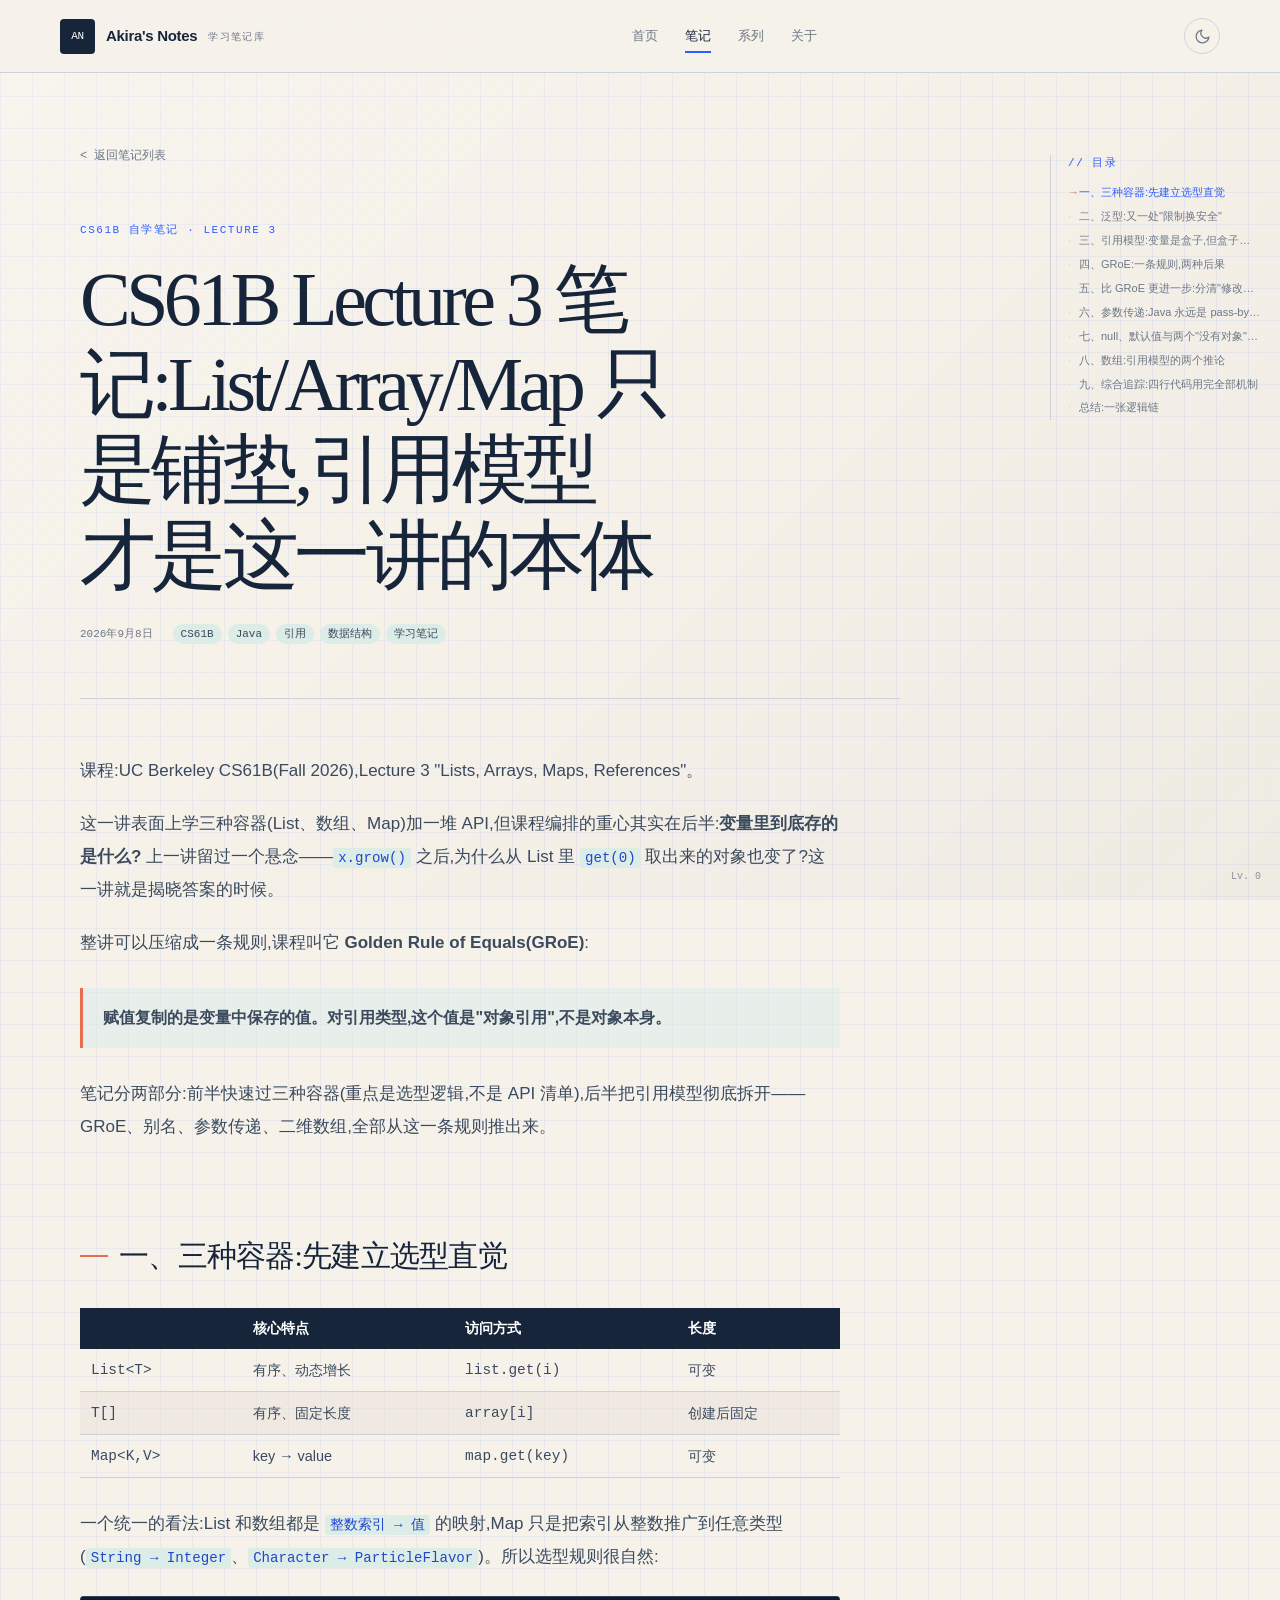
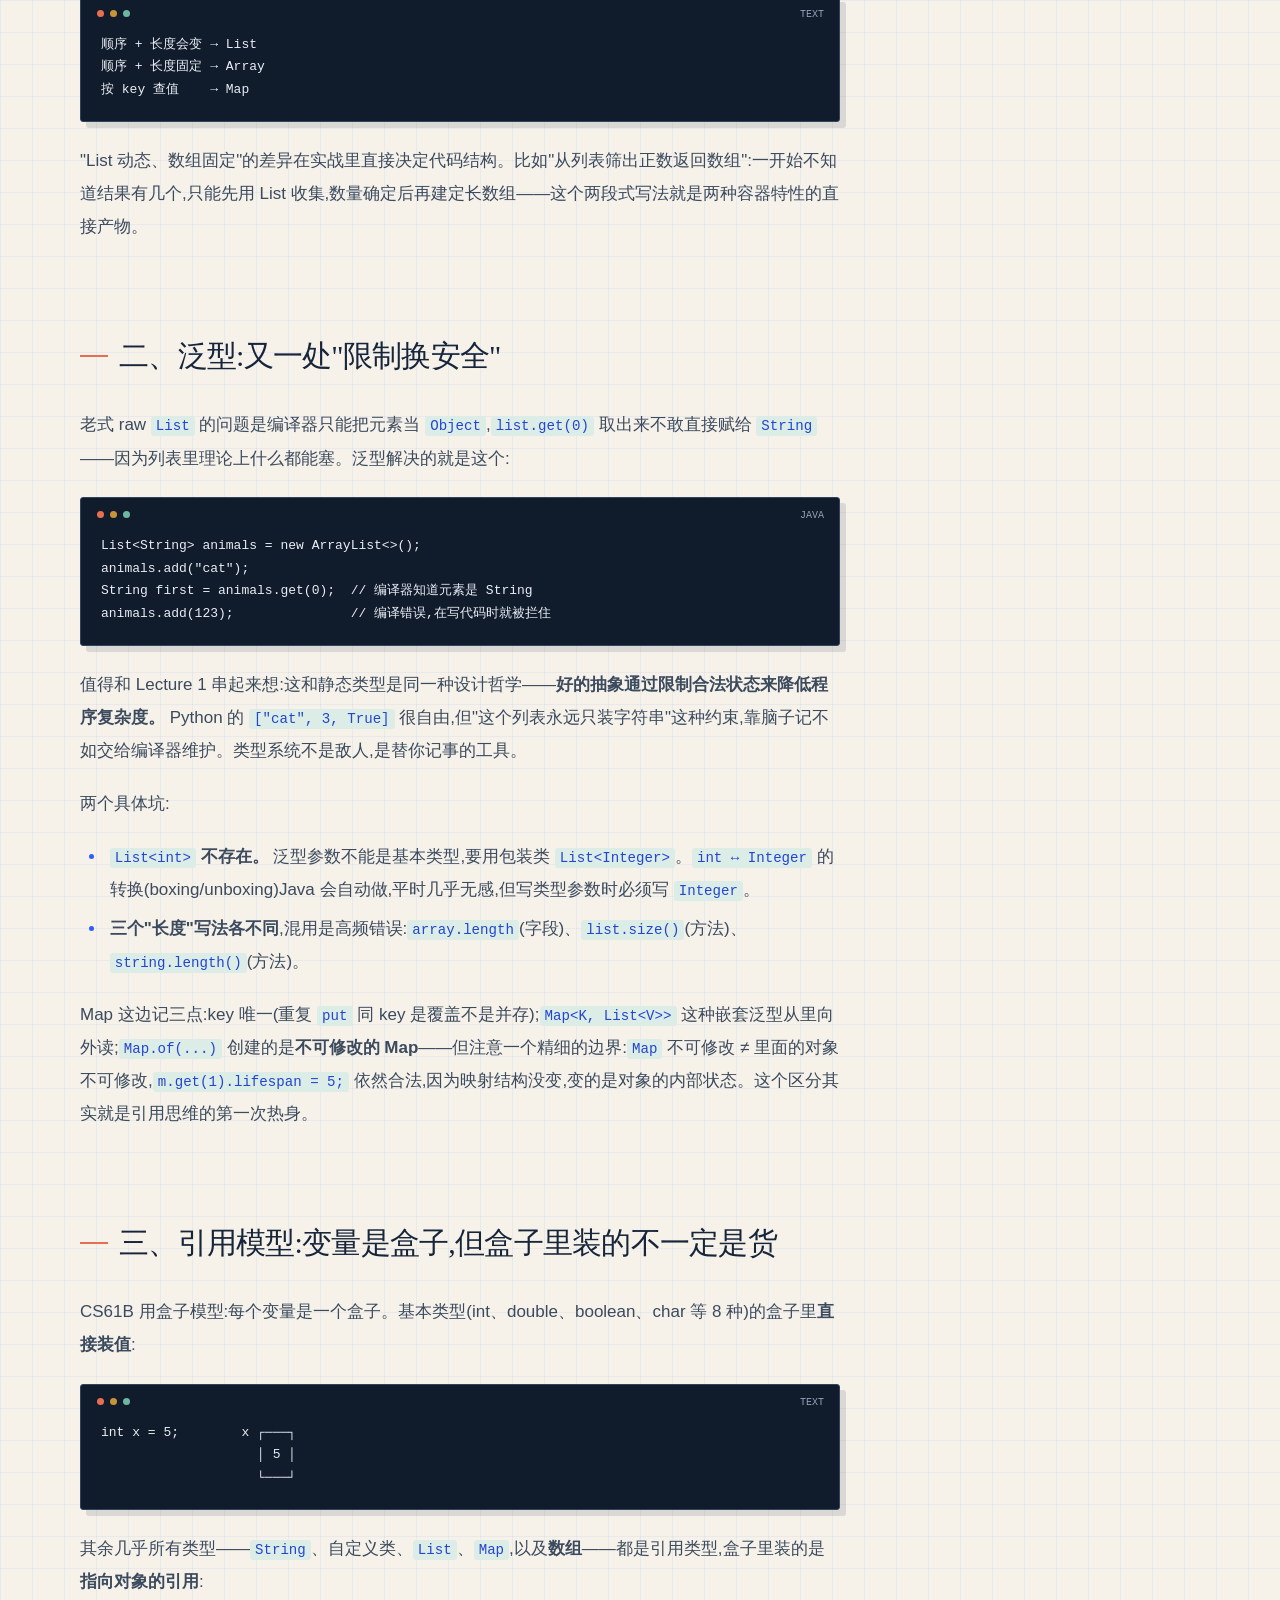
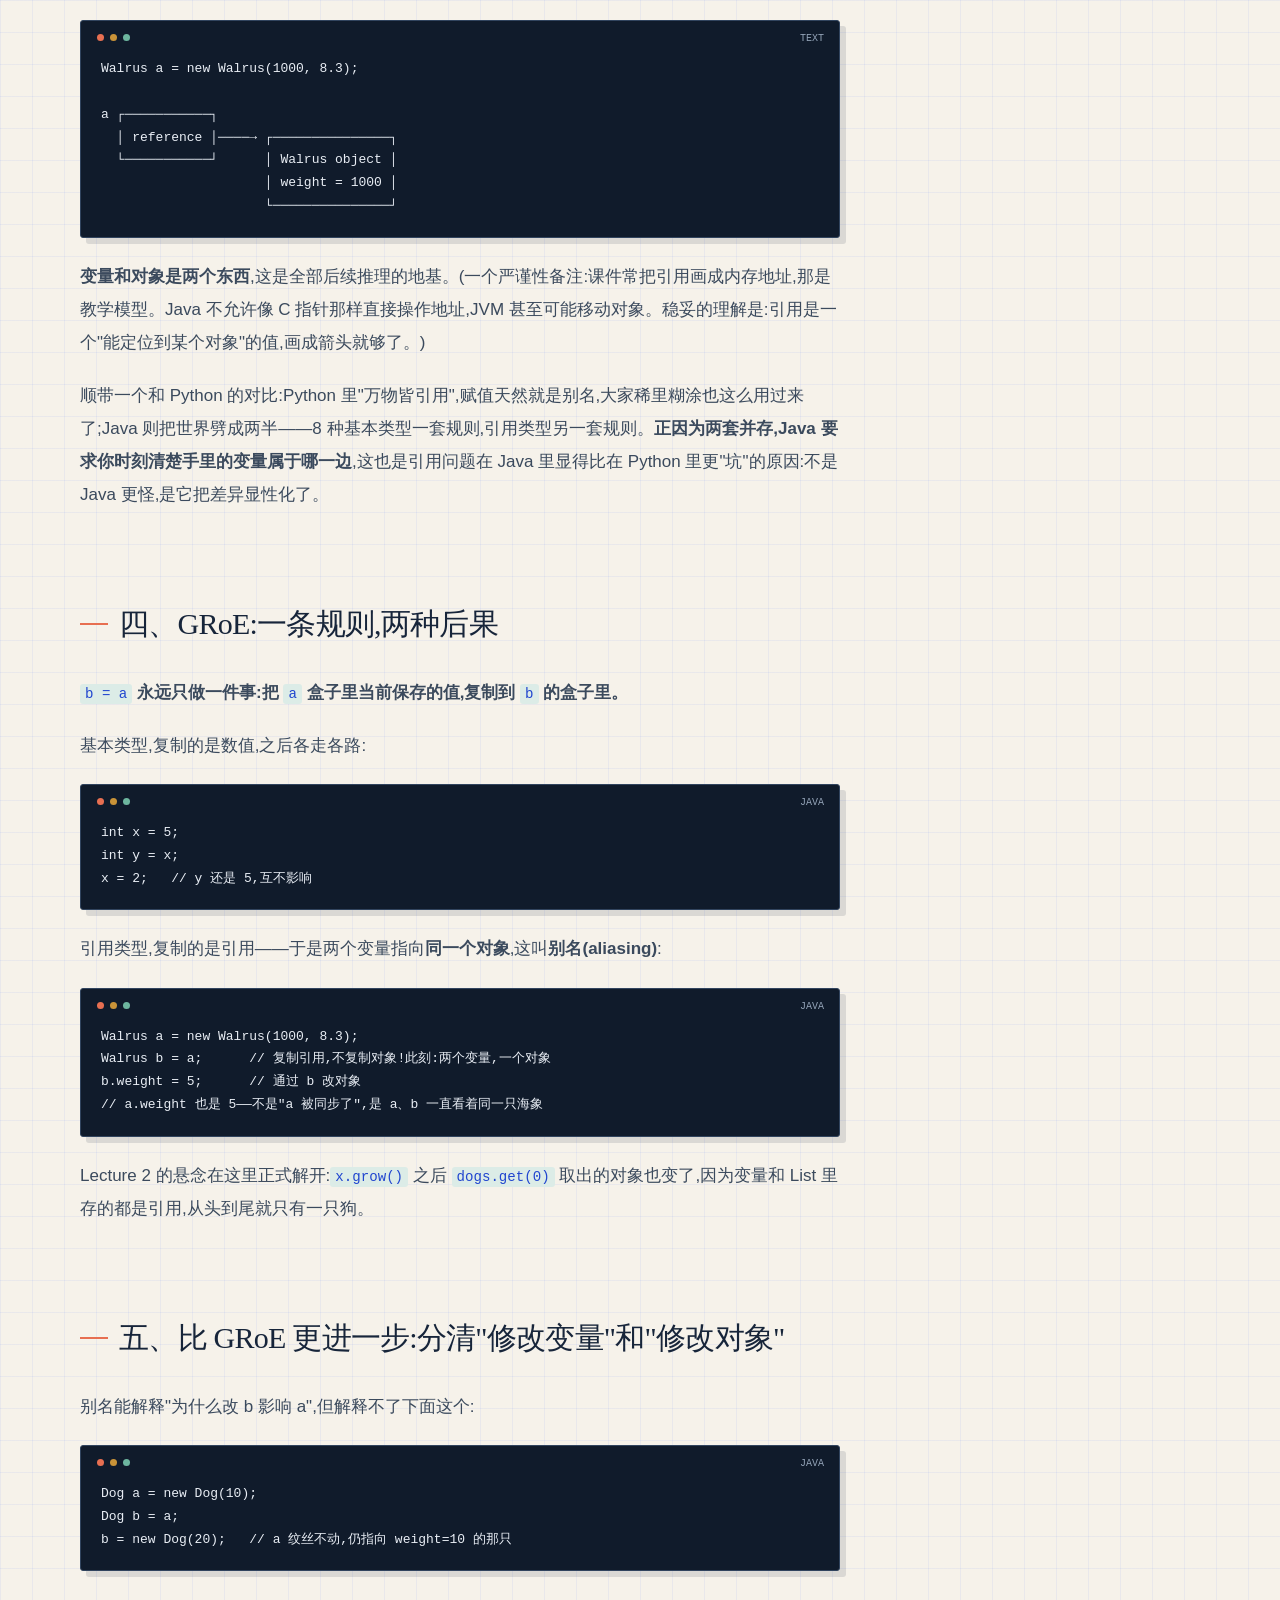
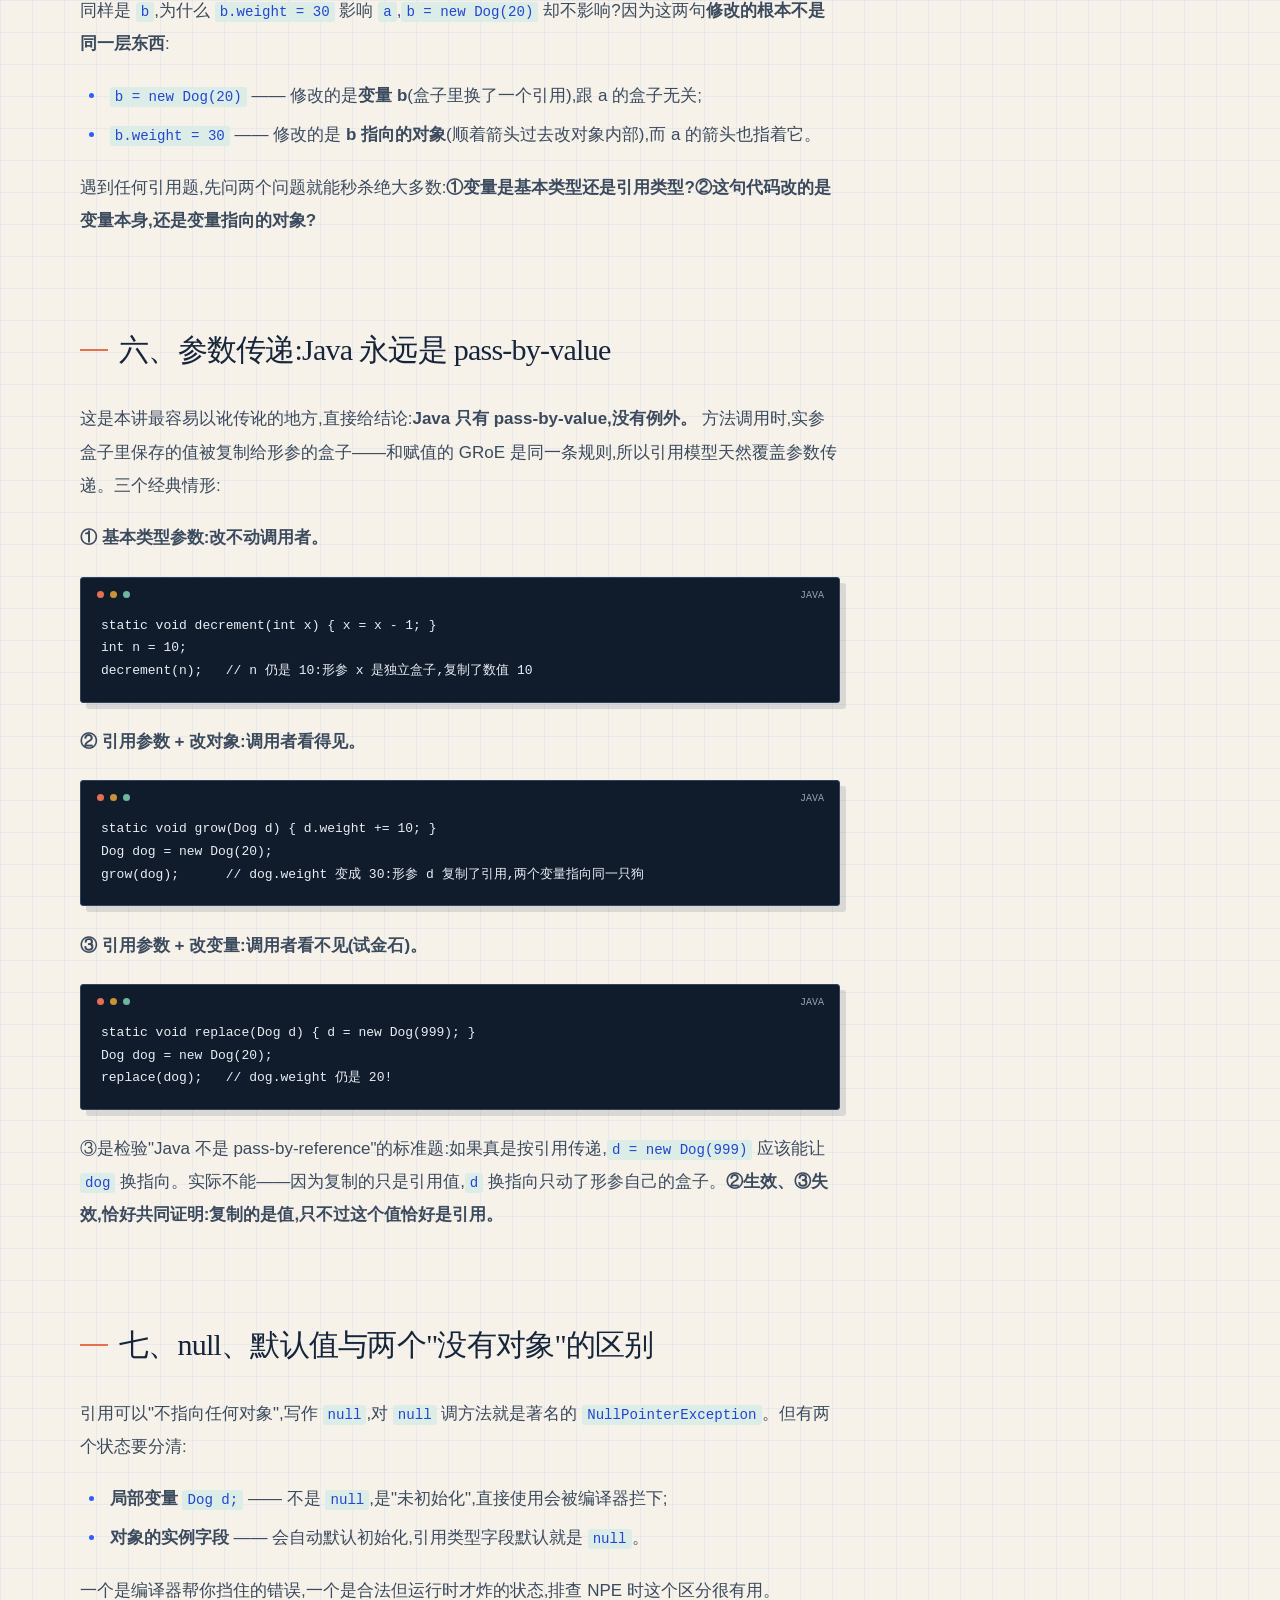
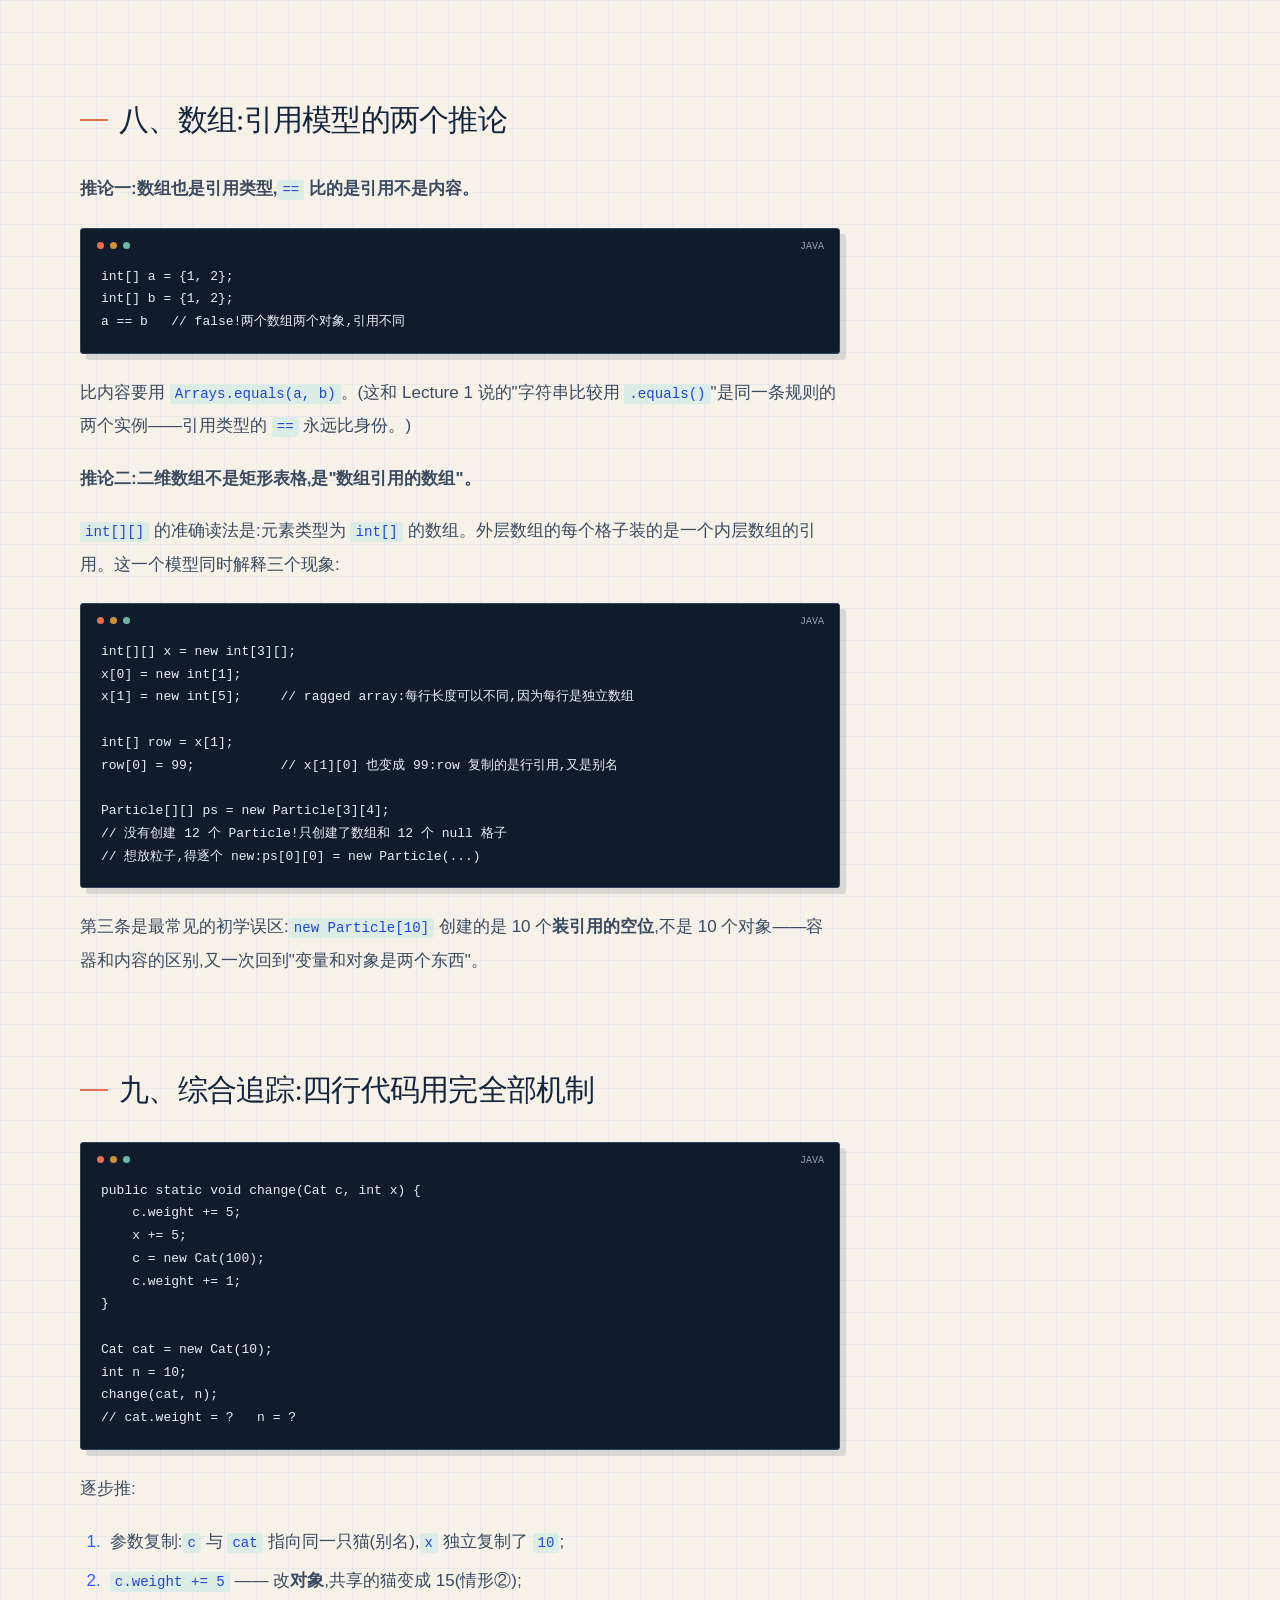
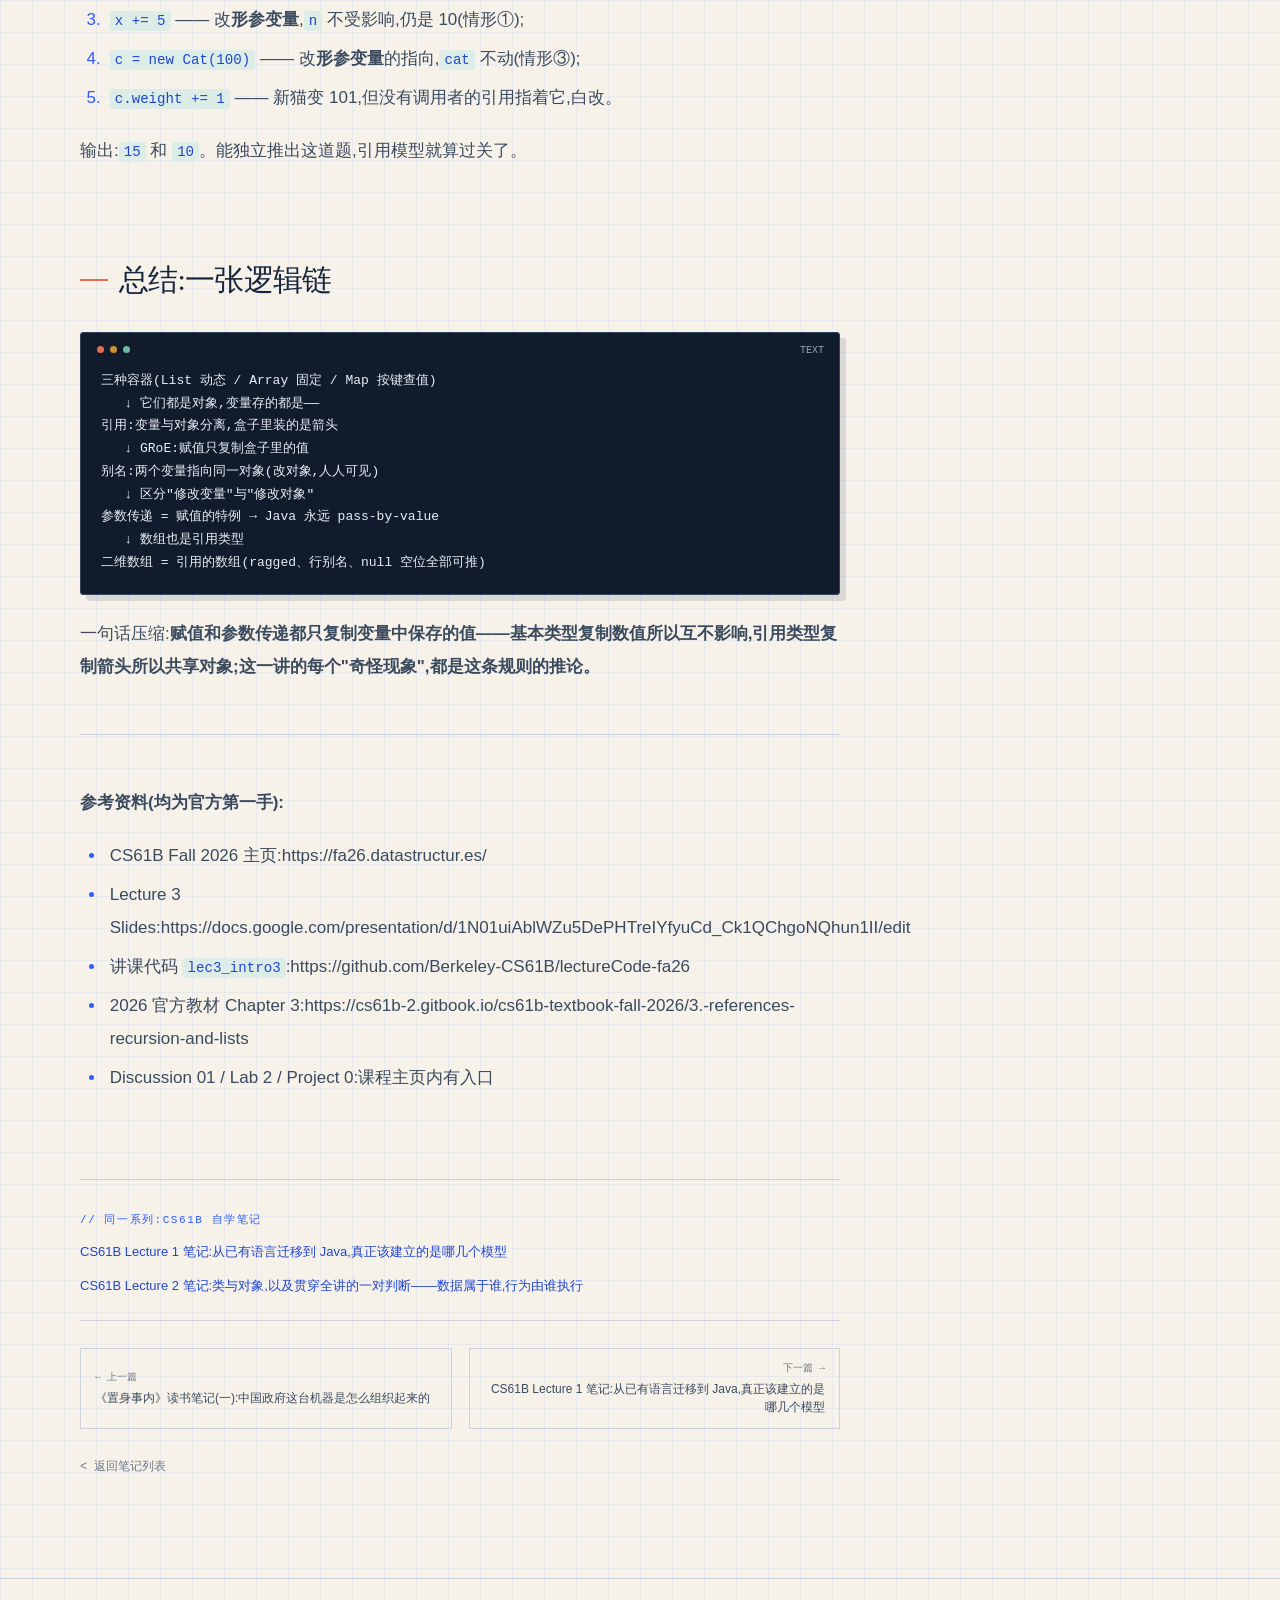
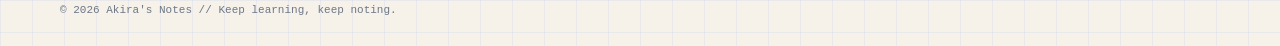
<file: posts/cs61b-lecture-3.html>
<!DOCTYPE html>
<html lang="zh-CN">
<head>
    <meta charset="UTF-8">
    <meta name="viewport" content="width=device-width, initial-scale=1.0">
    <meta name="description" content="CS61B Lecture 3 笔记:List/Array/Map 只是铺垫,引用模型才是这一讲的本体">
    <meta name="theme-color" content="#f6f2ea">
    <title>CS61B Lecture 3 笔记:List/Array/Map 只是铺垫,引用模型才是这一讲的本体 - Akira's Notes</title>
    <link rel="stylesheet" href="../assets/css/style.css">
    <link rel="icon" href="../assets/images/favicon.png">
    <script>
        (function () {
            try {
                var t = localStorage.getItem('theme');
                if (!t) t = window.matchMedia('(prefers-color-scheme: dark)').matches ? 'dark' : 'light';
                document.documentElement.dataset.theme = t;
            } catch (e) {}
        })();
    </script>
</head>
<body>
    <nav class="navbar" id="navbar">
        <div class="container">
            <div class="logo">
                <a href="../index.html">Akira's Notes<span class="logo-sub">学习笔记库</span></a>
            </div>
            <ul class="nav-menu">
                <li><a href="../index.html#home">首页</a></li>
                <li><a href="../index.html#posts" class="active">笔记</a></li>
                <li><a href="../index.html#series">系列</a></li>
                <li><a href="../index.html#about">关于</a></li>
            </ul>
            <button class="theme-toggle" id="themeToggle" type="button" title="切换白天 / 夜晚">
                <svg class="icon-moon" viewBox="0 0 24 24" fill="none" stroke="currentColor" stroke-width="1.8" stroke-linecap="round" stroke-linejoin="round">
                    <path d="M21 12.8A9 9 0 1 1 11.2 3a7 7 0 0 0 9.8 9.8z"/>
                </svg>
                <svg class="icon-sun" viewBox="0 0 24 24" fill="none" stroke="currentColor" stroke-width="1.8" stroke-linecap="round" stroke-linejoin="round">
                    <circle cx="12" cy="12" r="4"/>
                    <path d="M12 2v2M12 20v2M2 12h2M20 12h2M4.9 4.9l1.4 1.4M17.7 17.7l1.4 1.4M19.1 4.9l-1.4 1.4M6.3 17.7l-1.4 1.4"/>
                </svg>
            </button>
            <div class="hamburger">
                <span></span>
                <span></span>
                <span></span>
            </div>
        </div>
    </nav>

    <article class="article-page">
        <div class="article-container">
            <a href="../index.html#posts" class="back-link">&lt; 返回笔记列表</a>
            <header class="article-header">
                <div class="article-series">CS61B 自学笔记 · Lecture 3</div>
                <h1>CS61B Lecture 3 笔记:List/Array/Map 只是铺垫,引用模型才是这一讲的本体</h1>
                <div class="article-meta">
                    <span class="post-date">2026年9月8日</span>
                    <div class="post-tags">
                        <span class="tag-chip">CS61B</span><span class="tag-chip">Java</span><span class="tag-chip">引用</span><span class="tag-chip">数据结构</span><span class="tag-chip">学习笔记</span>
                    </div>
                </div>
            </header>
            <div class="article-body">
<p>课程:UC Berkeley CS61B(Fall 2026),Lecture 3 "Lists, Arrays, Maps, References"。</p>
<p>这一讲表面上学三种容器(List、数组、Map)加一堆 API,但课程编排的重心其实在后半:<strong>变量里到底存的是什么?</strong> 上一讲留过一个悬念——<code>x.grow()</code> 之后,为什么从 List 里 <code>get(0)</code> 取出来的对象也变了?这一讲就是揭晓答案的时候。</p>
<p>整讲可以压缩成一条规则,课程叫它 <strong>Golden Rule of Equals(GRoE)</strong>:</p>
<blockquote><strong>赋值复制的是变量中保存的值。对引用类型,这个值是"对象引用",不是对象本身。</strong></blockquote>
<p>笔记分两部分:前半快速过三种容器(重点是选型逻辑,不是 API 清单),后半把引用模型彻底拆开——GRoE、别名、参数传递、二维数组,全部从这一条规则推出来。</p>
<h2>一、三种容器:先建立选型直觉</h2>
<div class="table-wrap"><table><thead><tr><th style="text-align:left"></th><th style="text-align:left">核心特点</th><th style="text-align:left">访问方式</th><th style="text-align:left">长度</th></tr></thead><tbody><tr><td style="text-align:left"><code>List&lt;T&gt;</code></td><td style="text-align:left">有序、动态增长</td><td style="text-align:left"><code>list.get(i)</code></td><td style="text-align:left">可变</td></tr><tr><td style="text-align:left"><code>T[]</code></td><td style="text-align:left">有序、固定长度</td><td style="text-align:left"><code>array[i]</code></td><td style="text-align:left">创建后固定</td></tr><tr><td style="text-align:left"><code>Map&lt;K,V&gt;</code></td><td style="text-align:left">key → value</td><td style="text-align:left"><code>map.get(key)</code></td><td style="text-align:left">可变</td></tr></tbody></table></div>
<p>一个统一的看法:List 和数组都是 <code>整数索引 → 值</code> 的映射,Map 只是把索引从整数推广到任意类型(<code>String → Integer</code>、<code>Character → ParticleFlavor</code>)。所以选型规则很自然:</p>
<pre class="code-block"><div class="code-lang">text</div><code>顺序 + 长度会变 → List
顺序 + 长度固定 → Array
按 key 查值    → Map</code></pre>
<p>"List 动态、数组固定"的差异在实战里直接决定代码结构。比如"从列表筛出正数返回数组":一开始不知道结果有几个,只能先用 List 收集,数量确定后再建定长数组——这个两段式写法就是两种容器特性的直接产物。</p>
<h2>二、泛型:又一处"限制换安全"</h2>
<p>老式 raw <code>List</code> 的问题是编译器只能把元素当 <code>Object</code>,<code>list.get(0)</code> 取出来不敢直接赋给 <code>String</code>——因为列表里理论上什么都能塞。泛型解决的就是这个:</p>
<pre class="code-block"><div class="code-lang">java</div><code>List&lt;String&gt; animals = new ArrayList&lt;&gt;();
animals.add("cat");
String first = animals.get(0);  // 编译器知道元素是 String
animals.add(123);               // 编译错误,在写代码时就被拦住</code></pre>
<p>值得和 Lecture 1 串起来想:这和静态类型是同一种设计哲学——<strong>好的抽象通过限制合法状态来降低程序复杂度。</strong> Python 的 <code>["cat", 3, True]</code> 很自由,但"这个列表永远只装字符串"这种约束,靠脑子记不如交给编译器维护。类型系统不是敌人,是替你记事的工具。</p>
<p>两个具体坑:</p>
<ul>
<li><strong><code>List&lt;int&gt;</code> 不存在。</strong> 泛型参数不能是基本类型,要用包装类 <code>List&lt;Integer&gt;</code>。<code>int ↔ Integer</code> 的转换(boxing/unboxing)Java 会自动做,平时几乎无感,但写类型参数时必须写 <code>Integer</code>。</li>
<li><strong>三个"长度"写法各不同</strong>,混用是高频错误:<code>array.length</code>(字段)、<code>list.size()</code>(方法)、<code>string.length()</code>(方法)。</li>
</ul>
<p>Map 这边记三点:key 唯一(重复 <code>put</code> 同 key 是覆盖不是并存);<code>Map&lt;K, List&lt;V&gt;&gt;</code> 这种嵌套泛型从里向外读;<code>Map.of(...)</code> 创建的是<strong>不可修改的 Map</strong>——但注意一个精细的边界:<code>Map</code> 不可修改 ≠ 里面的对象不可修改,<code>m.get(1).lifespan = 5;</code> 依然合法,因为映射结构没变,变的是对象的内部状态。这个区分其实就是引用思维的第一次热身。</p>
<h2>三、引用模型:变量是盒子,但盒子里装的不一定是货</h2>
<p>CS61B 用盒子模型:每个变量是一个盒子。基本类型(int、double、boolean、char 等 8 种)的盒子里<strong>直接装值</strong>:</p>
<pre class="code-block"><div class="code-lang">text</div><code>int x = 5;        x ┌───┐
                    │ 5 │
                    └───┘</code></pre>
<p>其余几乎所有类型——<code>String</code>、自定义类、<code>List</code>、<code>Map</code>,以及<strong>数组</strong>——都是引用类型,盒子里装的是<strong>指向对象的引用</strong>:</p>
<pre class="code-block"><div class="code-lang">text</div><code>Walrus a = new Walrus(1000, 8.3);

a ┌───────────┐
  │ reference │────→ ┌───────────────┐
  └───────────┘      │ Walrus object │
                     │ weight = 1000 │
                     └───────────────┘</code></pre>
<p><strong>变量和对象是两个东西</strong>,这是全部后续推理的地基。(一个严谨性备注:课件常把引用画成内存地址,那是教学模型。Java 不允许像 C 指针那样直接操作地址,JVM 甚至可能移动对象。稳妥的理解是:引用是一个"能定位到某个对象"的值,画成箭头就够了。)</p>
<p>顺带一个和 Python 的对比:Python 里"万物皆引用",赋值天然就是别名,大家稀里糊涂也这么用过来了;Java 则把世界劈成两半——8 种基本类型一套规则,引用类型另一套规则。<strong>正因为两套并存,Java 要求你时刻清楚手里的变量属于哪一边</strong>,这也是引用问题在 Java 里显得比在 Python 里更"坑"的原因:不是 Java 更怪,是它把差异显性化了。</p>
<h2>四、GRoE:一条规则,两种后果</h2>
<p><strong><code>b = a</code> 永远只做一件事:把 <code>a</code> 盒子里当前保存的值,复制到 <code>b</code> 的盒子里。</strong></p>
<p>基本类型,复制的是数值,之后各走各路:</p>
<pre class="code-block"><div class="code-lang">java</div><code>int x = 5;
int y = x;
x = 2;   // y 还是 5,互不影响</code></pre>
<p>引用类型,复制的是引用——于是两个变量指向<strong>同一个对象</strong>,这叫<strong>别名(aliasing)</strong>:</p>
<pre class="code-block"><div class="code-lang">java</div><code>Walrus a = new Walrus(1000, 8.3);
Walrus b = a;      // 复制引用,不复制对象!此刻:两个变量,一个对象
b.weight = 5;      // 通过 b 改对象
// a.weight 也是 5——不是"a 被同步了",是 a、b 一直看着同一只海象</code></pre>
<p>Lecture 2 的悬念在这里正式解开:<code>x.grow()</code> 之后 <code>dogs.get(0)</code> 取出的对象也变了,因为变量和 List 里存的都是引用,从头到尾就只有一只狗。</p>
<h2>五、比 GRoE 更进一步:分清"修改变量"和"修改对象"</h2>
<p>别名能解释"为什么改 b 影响 a",但解释不了下面这个:</p>
<pre class="code-block"><div class="code-lang">java</div><code>Dog a = new Dog(10);
Dog b = a;
b = new Dog(20);   // a 纹丝不动,仍指向 weight=10 的那只</code></pre>
<p>同样是 <code>b</code>,为什么 <code>b.weight = 30</code> 影响 <code>a</code>,<code>b = new Dog(20)</code> 却不影响?因为这两句<strong>修改的根本不是同一层东西</strong>:</p>
<ul>
<li><code>b = new Dog(20)</code> —— 修改的是<strong>变量 b</strong>(盒子里换了一个引用),跟 a 的盒子无关;</li>
<li><code>b.weight = 30</code> —— 修改的是 <strong>b 指向的对象</strong>(顺着箭头过去改对象内部),而 a 的箭头也指着它。</li>
</ul>
<p>遇到任何引用题,先问两个问题就能秒杀绝大多数:<strong>①变量是基本类型还是引用类型?②这句代码改的是变量本身,还是变量指向的对象?</strong></p>
<h2>六、参数传递:Java 永远是 pass-by-value</h2>
<p>这是本讲最容易以讹传讹的地方,直接给结论:<strong>Java 只有 pass-by-value,没有例外。</strong> 方法调用时,实参盒子里保存的值被复制给形参的盒子——和赋值的 GRoE 是同一条规则,所以引用模型天然覆盖参数传递。三个经典情形:</p>
<p><strong>① 基本类型参数:改不动调用者。</strong></p>
<pre class="code-block"><div class="code-lang">java</div><code>static void decrement(int x) { x = x - 1; }
int n = 10;
decrement(n);   // n 仍是 10:形参 x 是独立盒子,复制了数值 10</code></pre>
<p><strong>② 引用参数 + 改对象:调用者看得见。</strong></p>
<pre class="code-block"><div class="code-lang">java</div><code>static void grow(Dog d) { d.weight += 10; }
Dog dog = new Dog(20);
grow(dog);      // dog.weight 变成 30:形参 d 复制了引用,两个变量指向同一只狗</code></pre>
<p><strong>③ 引用参数 + 改变量:调用者看不见(试金石)。</strong></p>
<pre class="code-block"><div class="code-lang">java</div><code>static void replace(Dog d) { d = new Dog(999); }
Dog dog = new Dog(20);
replace(dog);   // dog.weight 仍是 20!</code></pre>
<p>③是检验"Java 不是 pass-by-reference"的标准题:如果真是按引用传递,<code>d = new Dog(999)</code> 应该能让 <code>dog</code> 换指向。实际不能——因为复制的只是引用值,<code>d</code> 换指向只动了形参自己的盒子。<strong>②生效、③失效,恰好共同证明:复制的是值,只不过这个值恰好是引用。</strong></p>
<h2>七、null、默认值与两个"没有对象"的区别</h2>
<p>引用可以"不指向任何对象",写作 <code>null</code>,对 <code>null</code> 调方法就是著名的 <code>NullPointerException</code>。但有两个状态要分清:</p>
<ul>
<li><strong>局部变量 <code>Dog d;</code></strong> —— 不是 <code>null</code>,是"未初始化",直接使用会被编译器拦下;</li>
<li><strong>对象的实例字段</strong> —— 会自动默认初始化,引用类型字段默认就是 <code>null</code>。</li>
</ul>
<p>一个是编译器帮你挡住的错误,一个是合法但运行时才炸的状态,排查 NPE 时这个区分很有用。</p>
<h2>八、数组:引用模型的两个推论</h2>
<p><strong>推论一:数组也是引用类型,<code>==</code> 比的是引用不是内容。</strong></p>
<pre class="code-block"><div class="code-lang">java</div><code>int[] a = {1, 2};
int[] b = {1, 2};
a == b   // false!两个数组两个对象,引用不同</code></pre>
<p>比内容要用 <code>Arrays.equals(a, b)</code>。(这和 Lecture 1 说的"字符串比较用 <code>.equals()</code>"是同一条规则的两个实例——引用类型的 <code>==</code> 永远比身份。)</p>
<p><strong>推论二:二维数组不是矩形表格,是"数组引用的数组"。</strong></p>
<p><code>int[][]</code> 的准确读法是:元素类型为 <code>int[]</code> 的数组。外层数组的每个格子装的是一个内层数组的引用。这一个模型同时解释三个现象:</p>
<pre class="code-block"><div class="code-lang">java</div><code>int[][] x = new int[3][];
x[0] = new int[1];
x[1] = new int[5];     // ragged array:每行长度可以不同,因为每行是独立数组

int[] row = x[1];
row[0] = 99;           // x[1][0] 也变成 99:row 复制的是行引用,又是别名

Particle[][] ps = new Particle[3][4];
// 没有创建 12 个 Particle!只创建了数组和 12 个 null 格子
// 想放粒子,得逐个 new:ps[0][0] = new Particle(...)</code></pre>
<p>第三条是最常见的初学误区:<code>new Particle[10]</code> 创建的是 10 个<strong>装引用的空位</strong>,不是 10 个对象——容器和内容的区别,又一次回到"变量和对象是两个东西"。</p>
<h2>九、综合追踪:四行代码用完全部机制</h2>
<pre class="code-block"><div class="code-lang">java</div><code>public static void change(Cat c, int x) {
    c.weight += 5;
    x += 5;
    c = new Cat(100);
    c.weight += 1;
}

Cat cat = new Cat(10);
int n = 10;
change(cat, n);
// cat.weight = ?   n = ?</code></pre>
<p>逐步推:</p>
<ol>
<li>参数复制:<code>c</code> 与 <code>cat</code> 指向同一只猫(别名),<code>x</code> 独立复制了 <code>10</code>;</li>
<li><code>c.weight += 5</code> —— 改<strong>对象</strong>,共享的猫变成 15(情形②);</li>
<li><code>x += 5</code> —— 改<strong>形参变量</strong>,<code>n</code> 不受影响,仍是 10(情形①);</li>
<li><code>c = new Cat(100)</code> —— 改<strong>形参变量</strong>的指向,<code>cat</code> 不动(情形③);</li>
<li><code>c.weight += 1</code> —— 新猫变 101,但没有调用者的引用指着它,白改。</li>
</ol>
<p>输出:<code>15</code> 和 <code>10</code>。能独立推出这道题,引用模型就算过关了。</p>
<h2>总结:一张逻辑链</h2>
<pre class="code-block"><div class="code-lang">text</div><code>三种容器(List 动态 / Array 固定 / Map 按键查值)
   ↓ 它们都是对象,变量存的都是——
引用:变量与对象分离,盒子里装的是箭头
   ↓ GRoE:赋值只复制盒子里的值
别名:两个变量指向同一对象(改对象,人人可见)
   ↓ 区分"修改变量"与"修改对象"
参数传递 = 赋值的特例 → Java 永远 pass-by-value
   ↓ 数组也是引用类型
二维数组 = 引用的数组(ragged、行别名、null 空位全部可推)</code></pre>
<p>一句话压缩:<strong>赋值和参数传递都只复制变量中保存的值——基本类型复制数值所以互不影响,引用类型复制箭头所以共享对象;这一讲的每个"奇怪现象",都是这条规则的推论。</strong></p>
<hr>
<p><strong>参考资料(均为官方第一手):</strong></p>
<ul>
<li>CS61B Fall 2026 主页:https://fa26.datastructur.es/</li>
<li>Lecture 3 Slides:https://docs.google.com/presentation/d/1N01uiAblWZu5DePHTreIYfyuCd_Ck1QChgoNQhun1II/edit</li>
<li>讲课代码 <code>lec3_intro3</code>:https://github.com/Berkeley-CS61B/lectureCode-fa26</li>
<li>2026 官方教材 Chapter 3:https://cs61b-2.gitbook.io/cs61b-textbook-fall-2026/3.-references-recursion-and-lists</li>
<li>Discussion 01 / Lab 2 / Project 0:课程主页内有入口</li>
</ul>

            </div>
            <footer class="article-footer">
                <div id="articleNav"></div>
                <a href="../index.html#posts" class="back-link">&lt; 返回笔记列表</a>
            </footer>
        </div>
    </article>

    <footer class="footer">
        <div class="container">
            <p>&copy; 2026 Akira's Notes // Keep learning, keep noting.</p>
        </div>
    </footer>

    <script src="../assets/js/posts-data.js"></script>
    <script>
        (function () {
            var b = document.getElementById('themeToggle');
            var meta = document.querySelector('meta[name="theme-color"]');
            if (b) b.addEventListener('click', function () {
                var n = document.documentElement.dataset.theme === 'dark' ? 'light' : 'dark';
                document.documentElement.dataset.theme = n;
                if (meta) meta.setAttribute('content', n === 'dark' ? '#000000' : '#f6f2ea');
                try { localStorage.setItem('theme', n); } catch (e) {}
            });
        })();
    </script>
    <script src="../assets/js/article.js"></script>
</body>
</html>
</file>
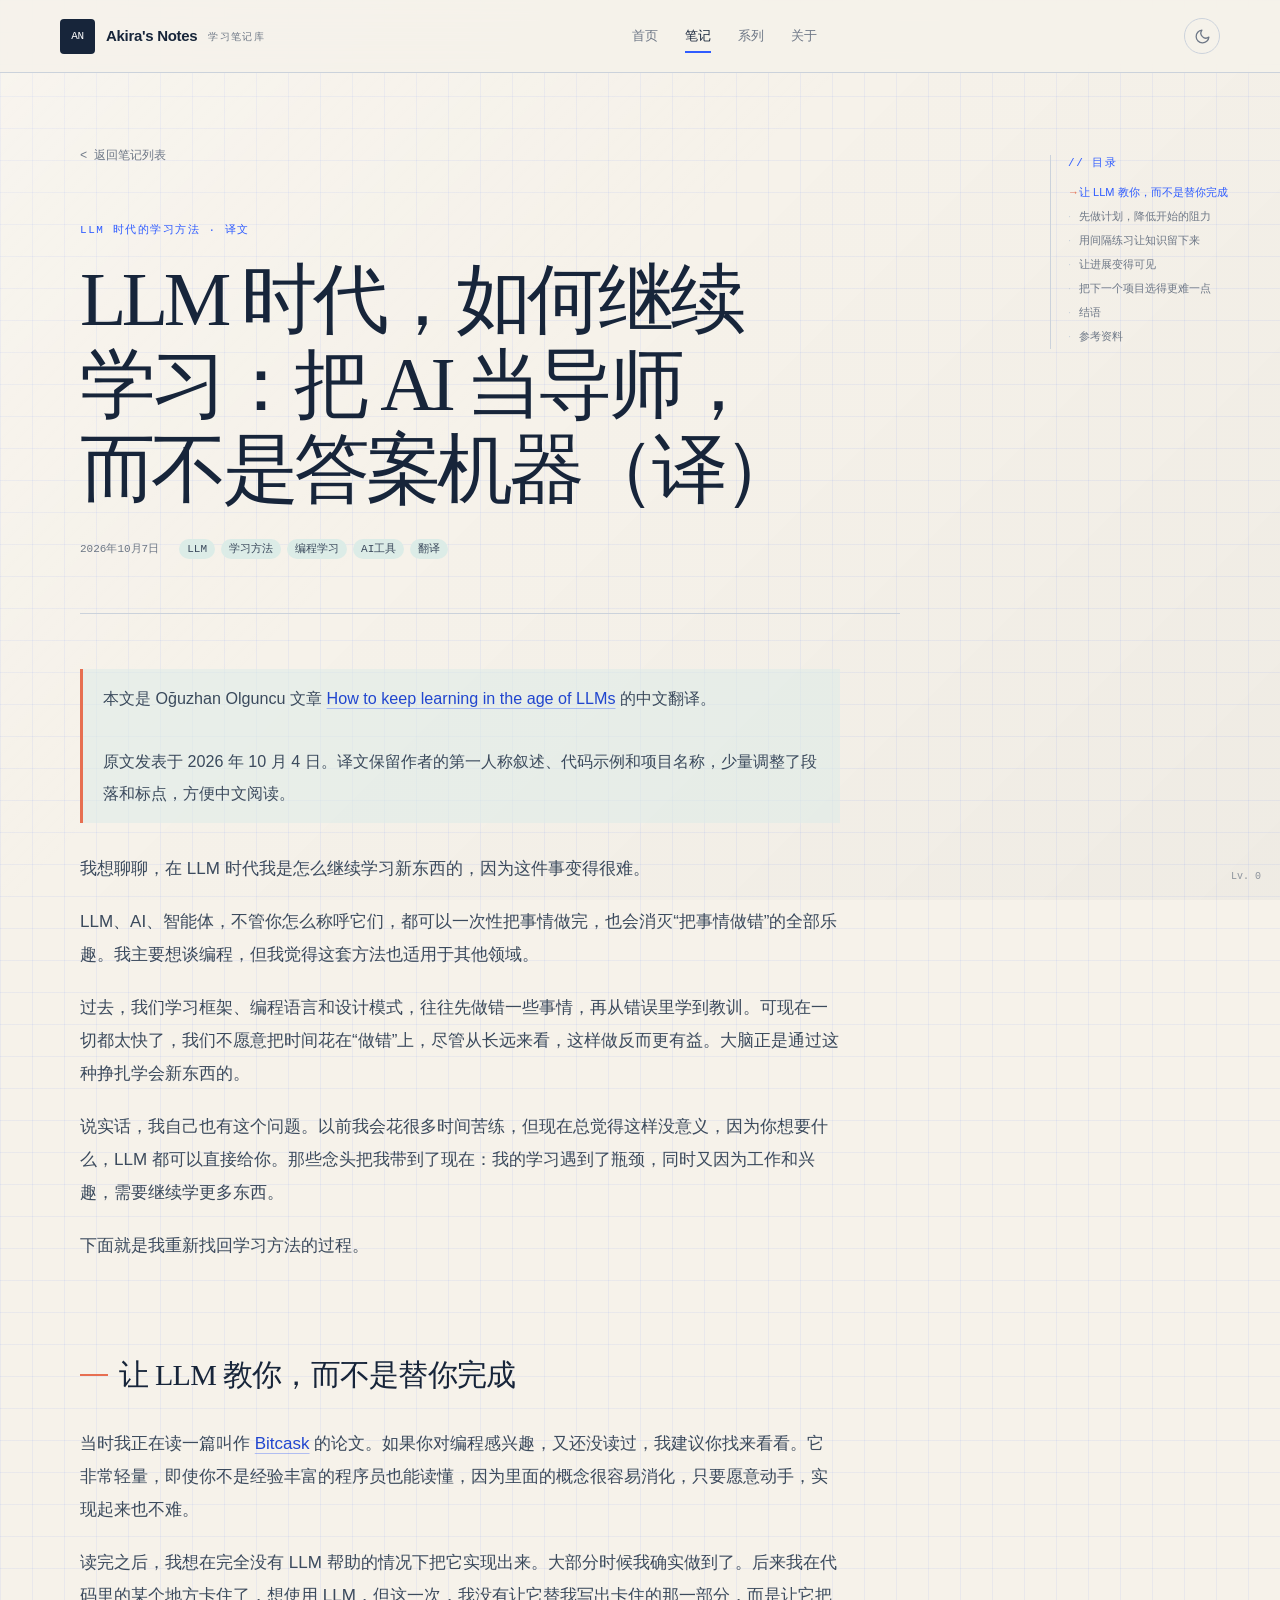
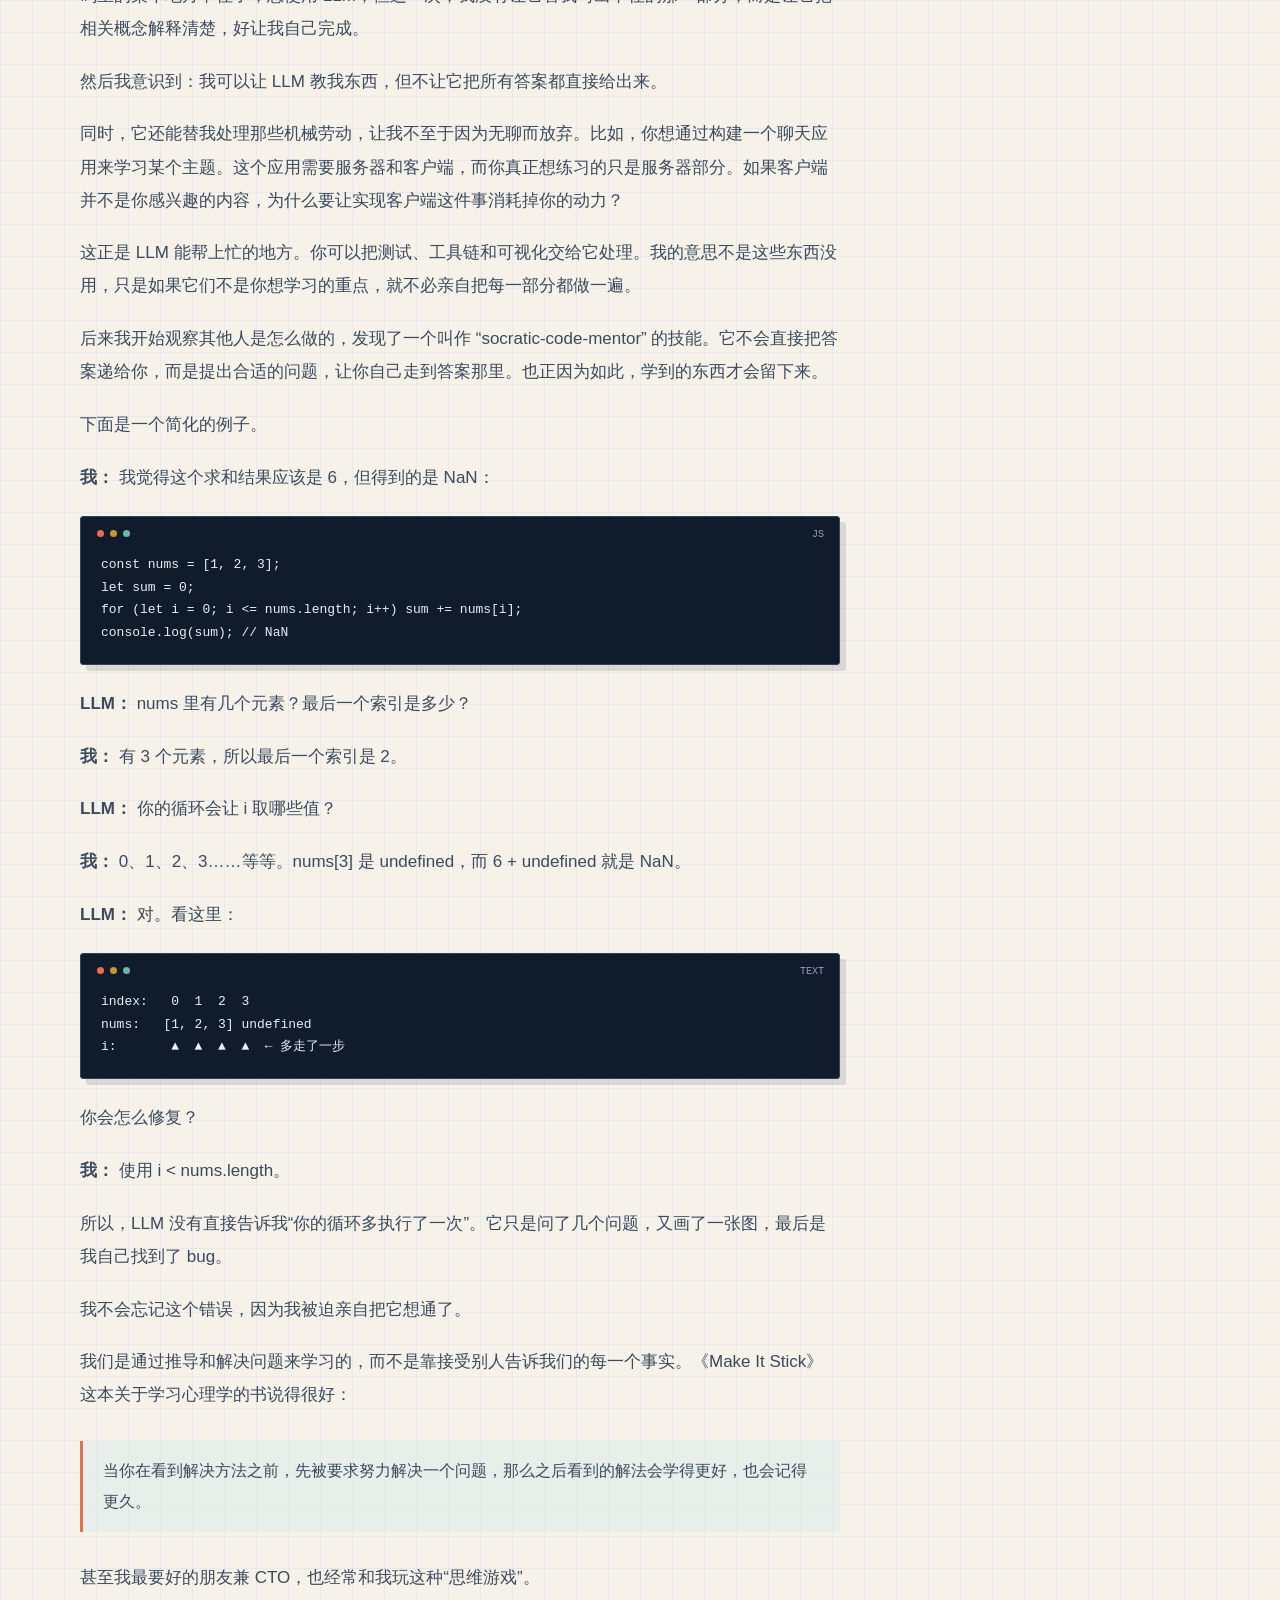
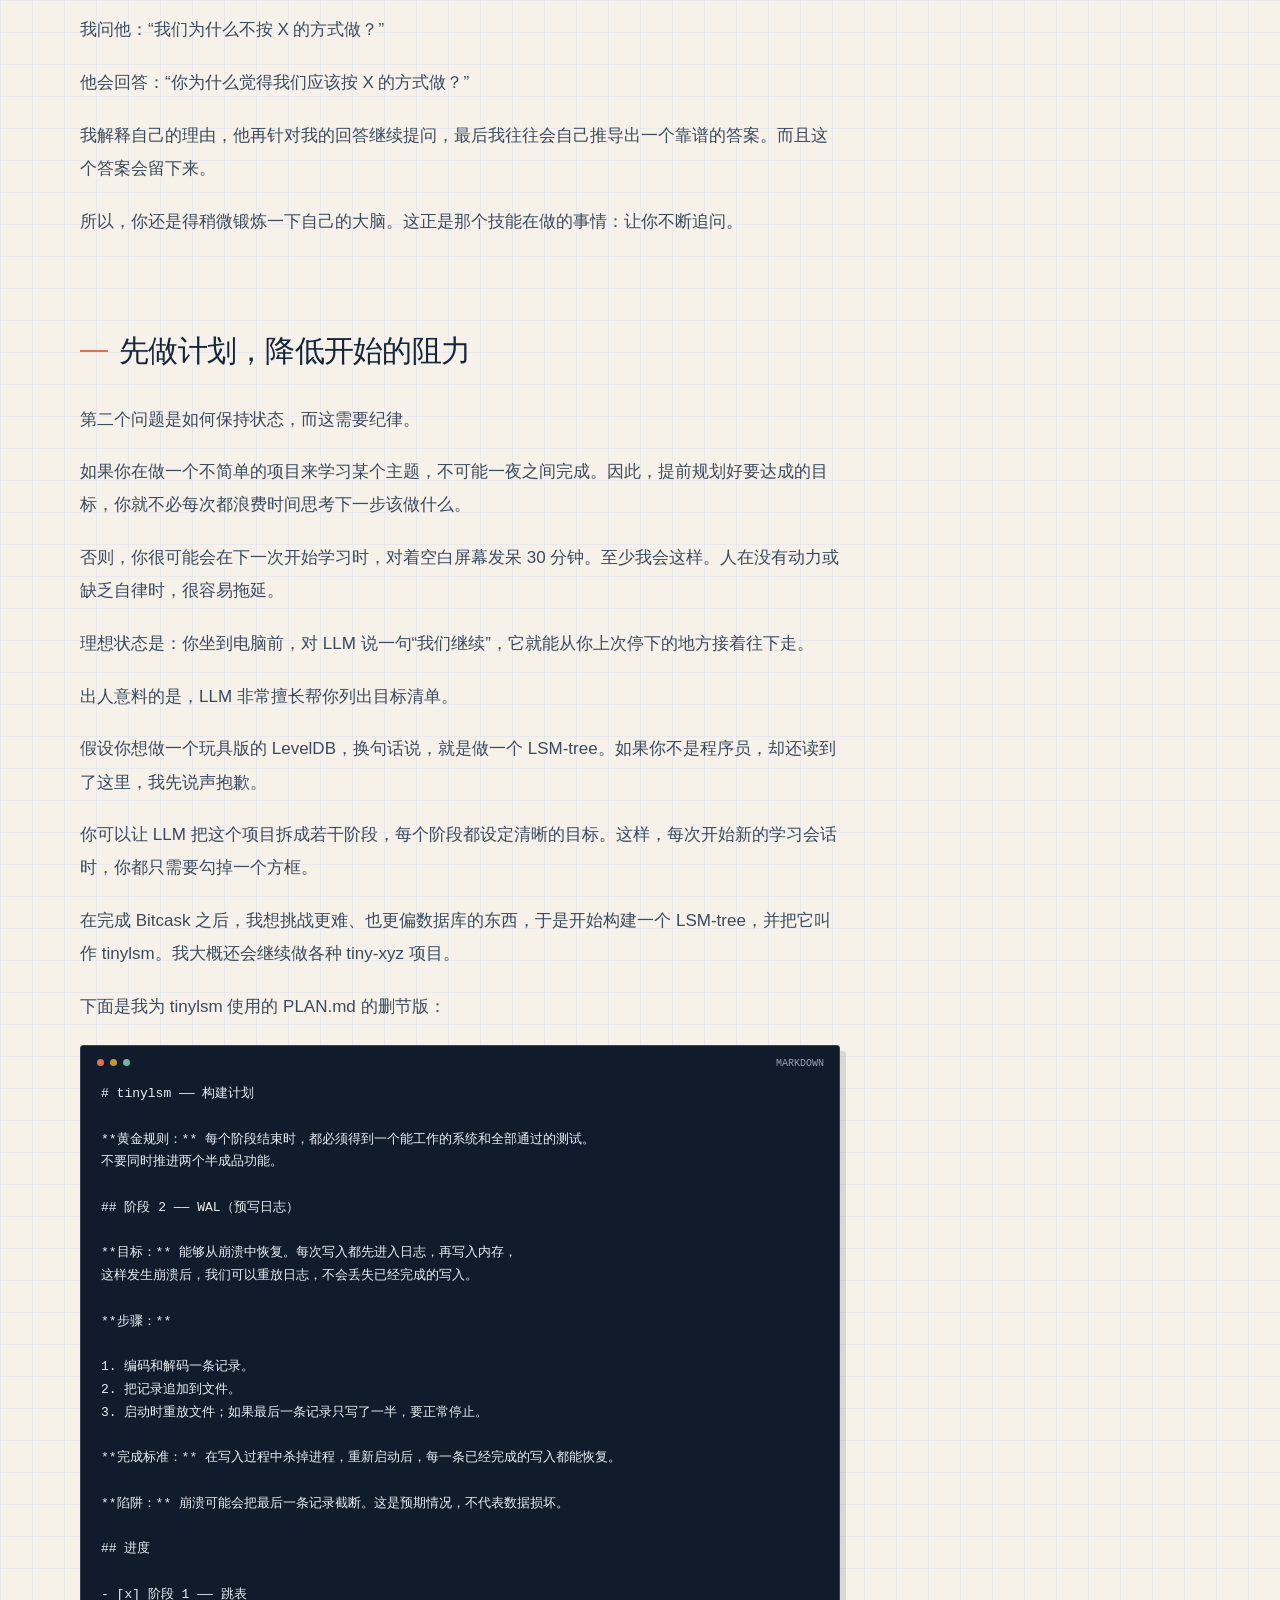
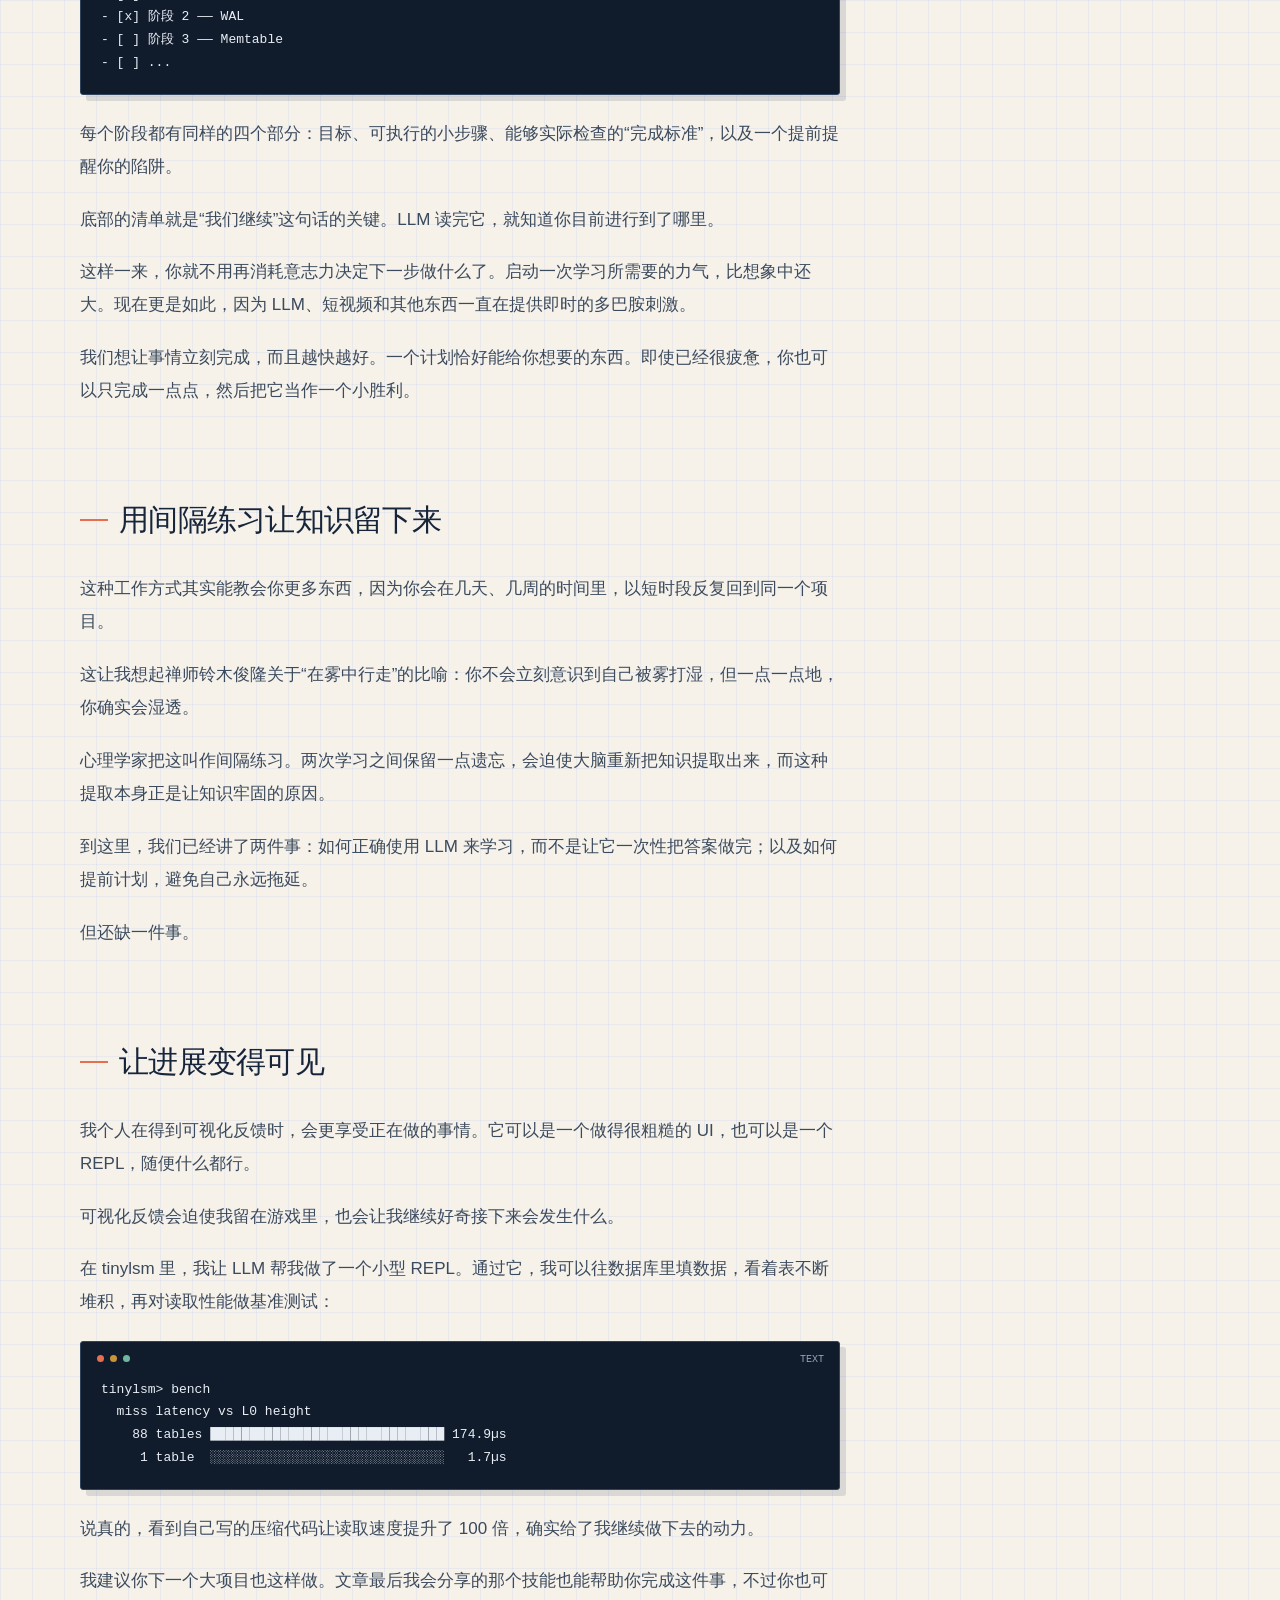
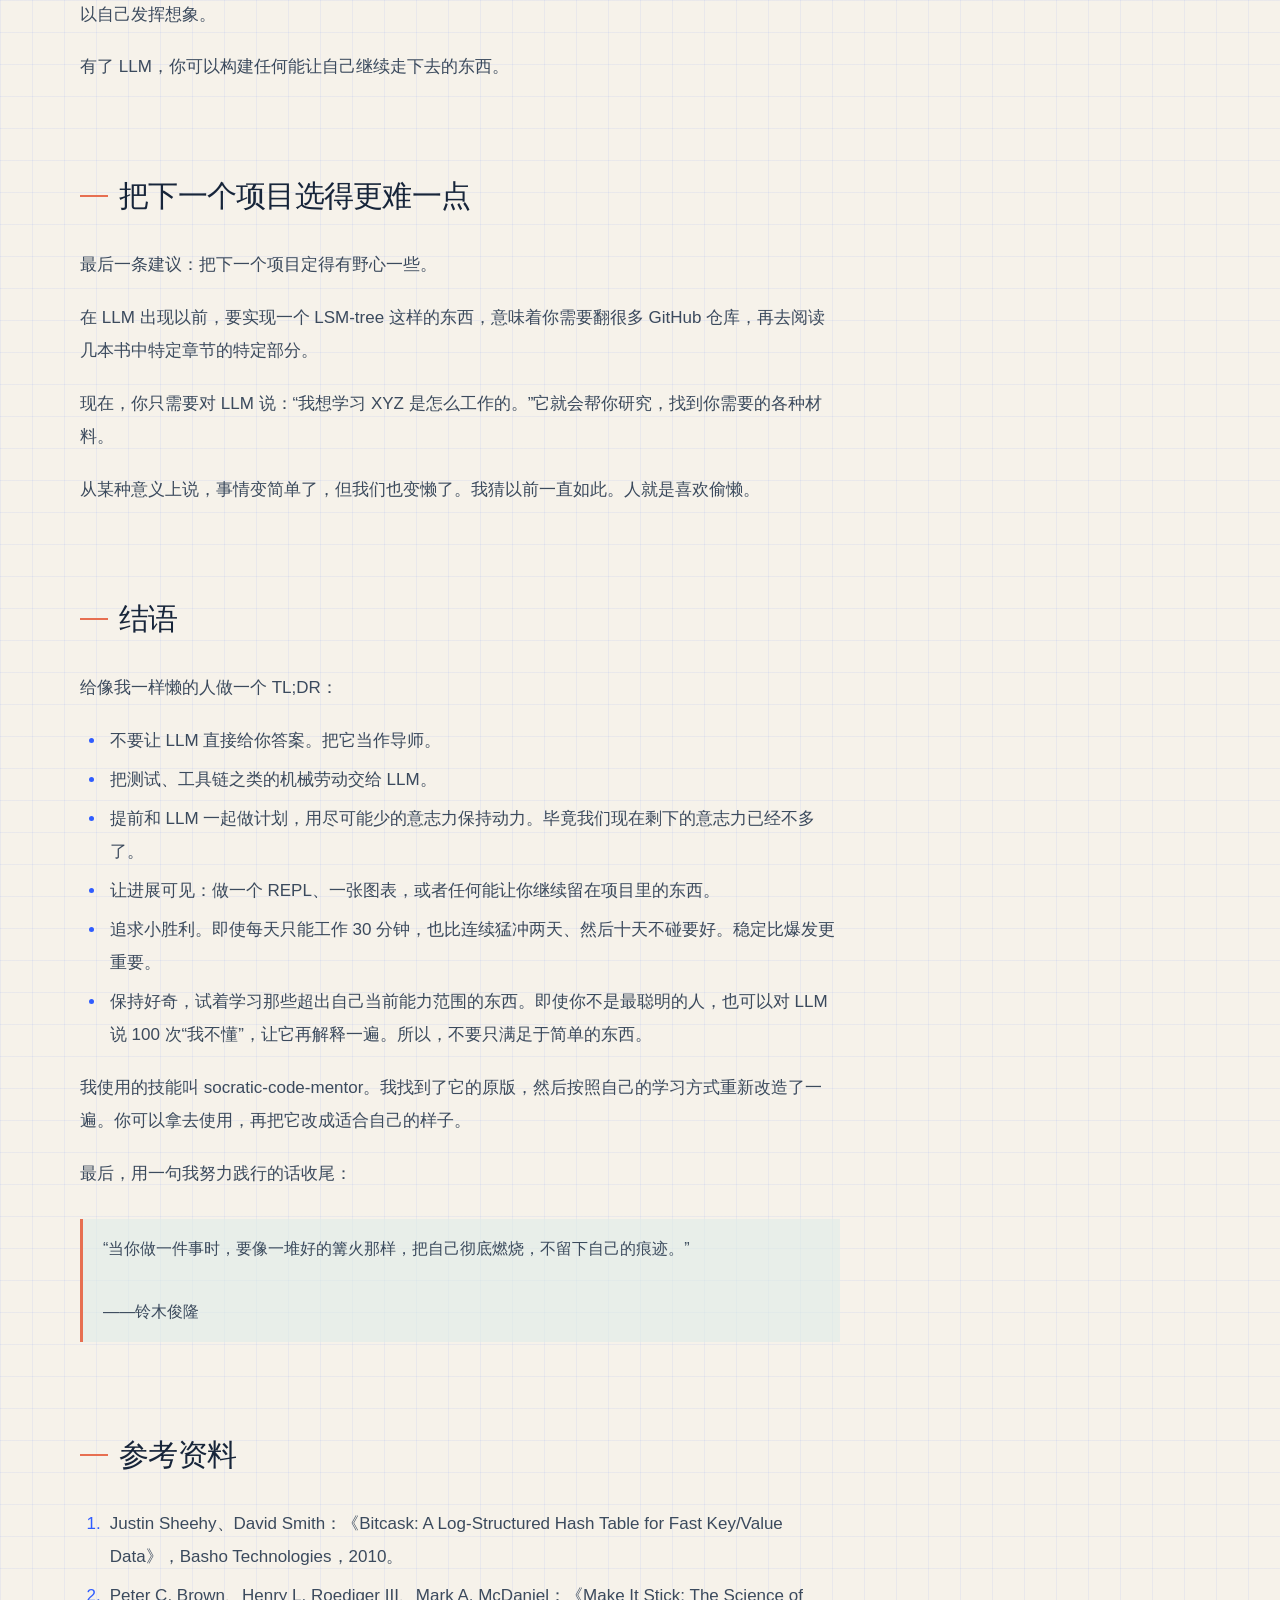
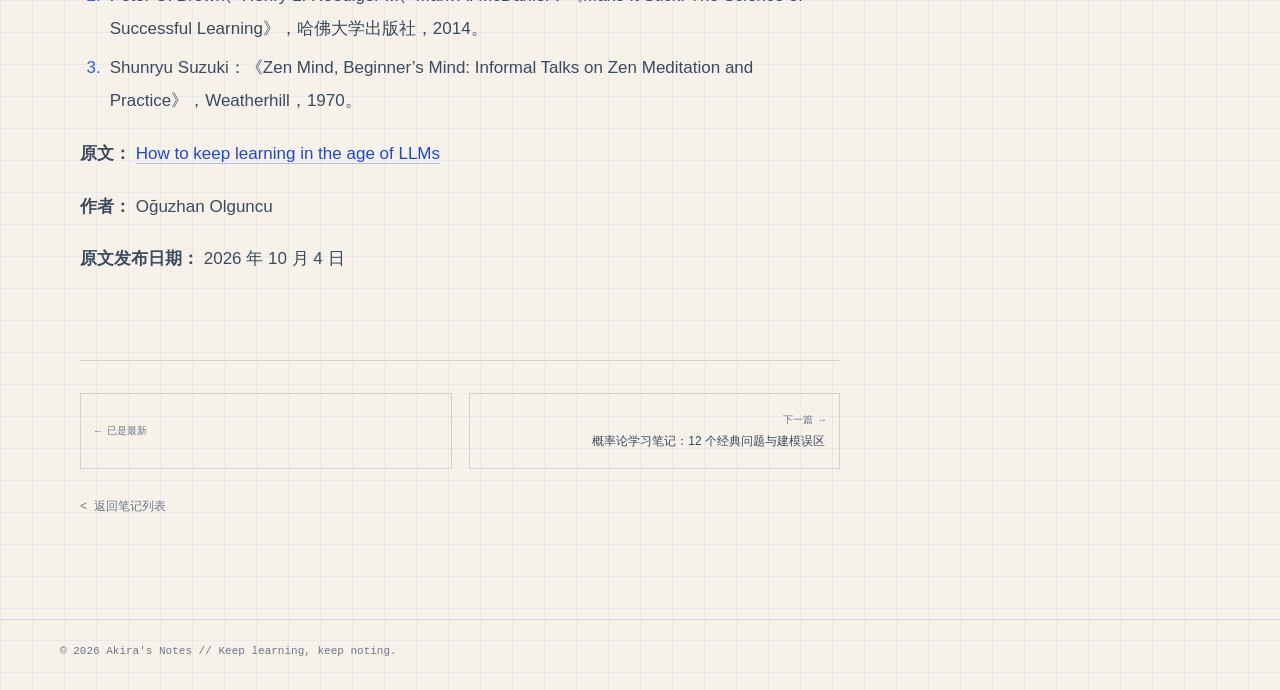
<file: posts/learning-in-llm-age-zh.html>
<!DOCTYPE html>
<html lang="zh-CN">
<head>
    <meta charset="UTF-8">
    <meta name="viewport" content="width=device-width, initial-scale=1.0">
    <meta name="description" content="LLM 时代，如何继续学习：把 AI 当导师，而不是答案机器（译）">
    <meta name="theme-color" content="#f6f2ea">
    <title>LLM 时代，如何继续学习：把 AI 当导师，而不是答案机器（译） - Akira's Notes</title>
    <link rel="stylesheet" href="../assets/css/style.css">
    <link rel="icon" href="../assets/images/favicon.png">
    <script>
        (function () {
            try {
                var t = localStorage.getItem('theme');
                if (!t) t = window.matchMedia('(prefers-color-scheme: dark)').matches ? 'dark' : 'light';
                document.documentElement.dataset.theme = t;
            } catch (e) {}
        })();
    </script>
</head>
<body>
    <nav class="navbar" id="navbar">
        <div class="container">
            <div class="logo">
                <a href="../index.html">Akira's Notes<span class="logo-sub">学习笔记库</span></a>
            </div>
            <ul class="nav-menu">
                <li><a href="../index.html#home">首页</a></li>
                <li><a href="../index.html#posts" class="active">笔记</a></li>
                <li><a href="../index.html#series">系列</a></li>
                <li><a href="../index.html#about">关于</a></li>
            </ul>
            <button class="theme-toggle" id="themeToggle" type="button" title="切换白天 / 夜晚">
                <svg class="icon-moon" viewBox="0 0 24 24" fill="none" stroke="currentColor" stroke-width="1.8" stroke-linecap="round" stroke-linejoin="round">
                    <path d="M21 12.8A9 9 0 1 1 11.2 3a7 7 0 0 0 9.8 9.8z"/>
                </svg>
                <svg class="icon-sun" viewBox="0 0 24 24" fill="none" stroke="currentColor" stroke-width="1.8" stroke-linecap="round" stroke-linejoin="round">
                    <circle cx="12" cy="12" r="4"/>
                    <path d="M12 2v2M12 20v2M2 12h2M20 12h2M4.9 4.9l1.4 1.4M17.7 17.7l1.4 1.4M19.1 4.9l-1.4 1.4M6.3 17.7l-1.4 1.4"/>
                </svg>
            </button>
            <div class="hamburger">
                <span></span>
                <span></span>
                <span></span>
            </div>
        </div>
    </nav>

    <article class="article-page">
        <div class="article-container">
            <a href="../index.html#posts" class="back-link">&lt; 返回笔记列表</a>
            <header class="article-header">
                <div class="article-series">LLM 时代的学习方法 · 译文</div>
                <h1>LLM 时代，如何继续学习：把 AI 当导师，而不是答案机器（译）</h1>
                <div class="article-meta">
                    <span class="post-date">2026年10月7日</span>
                    <div class="post-tags">
                        <span class="tag-chip">LLM</span><span class="tag-chip">学习方法</span><span class="tag-chip">编程学习</span><span class="tag-chip">AI工具</span><span class="tag-chip">翻译</span>
                    </div>
                </div>
            </header>
            <div class="article-body">
<blockquote>本文是 Oğuzhan Olguncu 文章 <a href="https://www.ogzhanolguncu.com/blog/how-to-keep-learning-in-the-age-of-llms/" target="_blank" rel="noopener">How to keep learning in the age of LLMs</a> 的中文翻译。<br><br>原文发表于 2026 年 10 月 4 日。译文保留作者的第一人称叙述、代码示例和项目名称，少量调整了段落和标点，方便中文阅读。</blockquote>
<p>我想聊聊，在 LLM 时代我是怎么继续学习新东西的，因为这件事变得很难。</p>
<p>LLM、AI、智能体，不管你怎么称呼它们，都可以一次性把事情做完，也会消灭“把事情做错”的全部乐趣。我主要想谈编程，但我觉得这套方法也适用于其他领域。</p>
<p>过去，我们学习框架、编程语言和设计模式，往往先做错一些事情，再从错误里学到教训。可现在一切都太快了，我们不愿意把时间花在“做错”上，尽管从长远来看，这样做反而更有益。大脑正是通过这种挣扎学会新东西的。</p>
<p>说实话，我自己也有这个问题。以前我会花很多时间苦练，但现在总觉得这样没意义，因为你想要什么，LLM 都可以直接给你。那些念头把我带到了现在：我的学习遇到了瓶颈，同时又因为工作和兴趣，需要继续学更多东西。</p>
<p>下面就是我重新找回学习方法的过程。</p>
<h2>让 LLM 教你，而不是替你完成</h2>
<p>当时我正在读一篇叫作 <a href="https://riak.com/assets/bitcask-intro.pdf" target="_blank" rel="noopener">Bitcask</a> 的论文。如果你对编程感兴趣，又还没读过，我建议你找来看看。它非常轻量，即使你不是经验丰富的程序员也能读懂，因为里面的概念很容易消化，只要愿意动手，实现起来也不难。</p>
<p>读完之后，我想在完全没有 LLM 帮助的情况下把它实现出来。大部分时候我确实做到了。后来我在代码里的某个地方卡住了，想使用 LLM，但这一次，我没有让它替我写出卡住的那一部分，而是让它把相关概念解释清楚，好让我自己完成。</p>
<p>然后我意识到：我可以让 LLM 教我东西，但不让它把所有答案都直接给出来。</p>
<p>同时，它还能替我处理那些机械劳动，让我不至于因为无聊而放弃。比如，你想通过构建一个聊天应用来学习某个主题。这个应用需要服务器和客户端，而你真正想练习的只是服务器部分。如果客户端并不是你感兴趣的内容，为什么要让实现客户端这件事消耗掉你的动力？</p>
<p>这正是 LLM 能帮上忙的地方。你可以把测试、工具链和可视化交给它处理。我的意思不是这些东西没用，只是如果它们不是你想学习的重点，就不必亲自把每一部分都做一遍。</p>
<p>后来我开始观察其他人是怎么做的，发现了一个叫作 “socratic-code-mentor” 的技能。它不会直接把答案递给你，而是提出合适的问题，让你自己走到答案那里。也正因为如此，学到的东西才会留下来。</p>
<p>下面是一个简化的例子。</p>
<p><strong>我：</strong> 我觉得这个求和结果应该是 6，但得到的是 NaN：</p>
<pre class="code-block"><div class="code-lang">js</div><code>const nums = [1, 2, 3];
let sum = 0;
for (let i = 0; i &lt;= nums.length; i++) sum += nums[i];
console.log(sum); // NaN</code></pre>
<p><strong>LLM：</strong> nums 里有几个元素？最后一个索引是多少？</p>
<p><strong>我：</strong> 有 3 个元素，所以最后一个索引是 2。</p>
<p><strong>LLM：</strong> 你的循环会让 i 取哪些值？</p>
<p><strong>我：</strong> 0、1、2、3……等等。nums[3] 是 undefined，而 6 + undefined 就是 NaN。</p>
<p><strong>LLM：</strong> 对。看这里：</p>
<pre class="code-block"><div class="code-lang">text</div><code>index:   0  1  2  3
nums:   [1, 2, 3] undefined
i:       ▲  ▲  ▲  ▲  ← 多走了一步</code></pre>
<p>你会怎么修复？</p>
<p><strong>我：</strong> 使用 i &lt; nums.length。</p>
<p>所以，LLM 没有直接告诉我“你的循环多执行了一次”。它只是问了几个问题，又画了一张图，最后是我自己找到了 bug。</p>
<p>我不会忘记这个错误，因为我被迫亲自把它想通了。</p>
<p>我们是通过推导和解决问题来学习的，而不是靠接受别人告诉我们的每一个事实。《Make It Stick》这本关于学习心理学的书说得很好：</p>
<blockquote>当你在看到解决方法之前，先被要求努力解决一个问题，那么之后看到的解法会学得更好，也会记得更久。</blockquote>
<p>甚至我最要好的朋友兼 CTO，也经常和我玩这种“思维游戏”。</p>
<p>我问他：“我们为什么不按 X 的方式做？”</p>
<p>他会回答：“你为什么觉得我们应该按 X 的方式做？”</p>
<p>我解释自己的理由，他再针对我的回答继续提问，最后我往往会自己推导出一个靠谱的答案。而且这个答案会留下来。</p>
<p>所以，你还是得稍微锻炼一下自己的大脑。这正是那个技能在做的事情：让你不断追问。</p>
<h2>先做计划，降低开始的阻力</h2>
<p>第二个问题是如何保持状态，而这需要纪律。</p>
<p>如果你在做一个不简单的项目来学习某个主题，不可能一夜之间完成。因此，提前规划好要达成的目标，你就不必每次都浪费时间思考下一步该做什么。</p>
<p>否则，你很可能会在下一次开始学习时，对着空白屏幕发呆 30 分钟。至少我会这样。人在没有动力或缺乏自律时，很容易拖延。</p>
<p>理想状态是：你坐到电脑前，对 LLM 说一句“我们继续”，它就能从你上次停下的地方接着往下走。</p>
<p>出人意料的是，LLM 非常擅长帮你列出目标清单。</p>
<p>假设你想做一个玩具版的 LevelDB，换句话说，就是做一个 LSM-tree。如果你不是程序员，却还读到了这里，我先说声抱歉。</p>
<p>你可以让 LLM 把这个项目拆成若干阶段，每个阶段都设定清晰的目标。这样，每次开始新的学习会话时，你都只需要勾掉一个方框。</p>
<p>在完成 Bitcask 之后，我想挑战更难、也更偏数据库的东西，于是开始构建一个 LSM-tree，并把它叫作 tinylsm。我大概还会继续做各种 tiny-xyz 项目。</p>
<p>下面是我为 tinylsm 使用的 PLAN.md 的删节版：</p>
<pre class="code-block"><div class="code-lang">markdown</div><code># tinylsm —— 构建计划

**黄金规则：** 每个阶段结束时，都必须得到一个能工作的系统和全部通过的测试。
不要同时推进两个半成品功能。

## 阶段 2 —— WAL（预写日志）

**目标：** 能够从崩溃中恢复。每次写入都先进入日志，再写入内存，
这样发生崩溃后，我们可以重放日志，不会丢失已经完成的写入。

**步骤：**

1. 编码和解码一条记录。
2. 把记录追加到文件。
3. 启动时重放文件；如果最后一条记录只写了一半，要正常停止。

**完成标准：** 在写入过程中杀掉进程，重新启动后，每一条已经完成的写入都能恢复。

**陷阱：** 崩溃可能会把最后一条记录截断。这是预期情况，不代表数据损坏。

## 进度

- [x] 阶段 1 —— 跳表
- [x] 阶段 2 —— WAL
- [ ] 阶段 3 —— Memtable
- [ ] ...</code></pre>
<p>每个阶段都有同样的四个部分：目标、可执行的小步骤、能够实际检查的“完成标准”，以及一个提前提醒你的陷阱。</p>
<p>底部的清单就是“我们继续”这句话的关键。LLM 读完它，就知道你目前进行到了哪里。</p>
<p>这样一来，你就不用再消耗意志力决定下一步做什么了。启动一次学习所需要的力气，比想象中还大。现在更是如此，因为 LLM、短视频和其他东西一直在提供即时的多巴胺刺激。</p>
<p>我们想让事情立刻完成，而且越快越好。一个计划恰好能给你想要的东西。即使已经很疲惫，你也可以只完成一点点，然后把它当作一个小胜利。</p>
<h2>用间隔练习让知识留下来</h2>
<p>这种工作方式其实能教会你更多东西，因为你会在几天、几周的时间里，以短时段反复回到同一个项目。</p>
<p>这让我想起禅师铃木俊隆关于“在雾中行走”的比喻：你不会立刻意识到自己被雾打湿，但一点一点地，你确实会湿透。</p>
<p>心理学家把这叫作间隔练习。两次学习之间保留一点遗忘，会迫使大脑重新把知识提取出来，而这种提取本身正是让知识牢固的原因。</p>
<p>到这里，我们已经讲了两件事：如何正确使用 LLM 来学习，而不是让它一次性把答案做完；以及如何提前计划，避免自己永远拖延。</p>
<p>但还缺一件事。</p>
<h2>让进展变得可见</h2>
<p>我个人在得到可视化反馈时，会更享受正在做的事情。它可以是一个做得很粗糙的 UI，也可以是一个 REPL，随便什么都行。</p>
<p>可视化反馈会迫使我留在游戏里，也会让我继续好奇接下来会发生什么。</p>
<p>在 tinylsm 里，我让 LLM 帮我做了一个小型 REPL。通过它，我可以往数据库里填数据，看着表不断堆积，再对读取性能做基准测试：</p>
<pre class="code-block"><div class="code-lang">text</div><code>tinylsm&gt; bench
  miss latency vs L0 height
    88 tables ██████████████████████████████ 174.9µs
     1 table  ░░░░░░░░░░░░░░░░░░░░░░░░░░░░░░   1.7µs</code></pre>
<p>说真的，看到自己写的压缩代码让读取速度提升了 100 倍，确实给了我继续做下去的动力。</p>
<p>我建议你下一个大项目也这样做。文章最后我会分享的那个技能也能帮助你完成这件事，不过你也可以自己发挥想象。</p>
<p>有了 LLM，你可以构建任何能让自己继续走下去的东西。</p>
<h2>把下一个项目选得更难一点</h2>
<p>最后一条建议：把下一个项目定得有野心一些。</p>
<p>在 LLM 出现以前，要实现一个 LSM-tree 这样的东西，意味着你需要翻很多 GitHub 仓库，再去阅读几本书中特定章节的特定部分。</p>
<p>现在，你只需要对 LLM 说：“我想学习 XYZ 是怎么工作的。”它就会帮你研究，找到你需要的各种材料。</p>
<p>从某种意义上说，事情变简单了，但我们也变懒了。我猜以前一直如此。人就是喜欢偷懒。</p>
<h2>结语</h2>
<p>给像我一样懒的人做一个 TL;DR：</p>
<ul>
<li>不要让 LLM 直接给你答案。把它当作导师。</li>
<li>把测试、工具链之类的机械劳动交给 LLM。</li>
<li>提前和 LLM 一起做计划，用尽可能少的意志力保持动力。毕竟我们现在剩下的意志力已经不多了。</li>
<li>让进展可见：做一个 REPL、一张图表，或者任何能让你继续留在项目里的东西。</li>
<li>追求小胜利。即使每天只能工作 30 分钟，也比连续猛冲两天、然后十天不碰要好。稳定比爆发更重要。</li>
<li>保持好奇，试着学习那些超出自己当前能力范围的东西。即使你不是最聪明的人，也可以对 LLM 说 100 次“我不懂”，让它再解释一遍。所以，不要只满足于简单的东西。</li>
</ul>
<p>我使用的技能叫 socratic-code-mentor。我找到了它的原版，然后按照自己的学习方式重新改造了一遍。你可以拿去使用，再把它改成适合自己的样子。</p>
<p>最后，用一句我努力践行的话收尾：</p>
<blockquote>“当你做一件事时，要像一堆好的篝火那样，把自己彻底燃烧，不留下自己的痕迹。”<br><br>——铃木俊隆</blockquote>
<h2>参考资料</h2>
<ol>
<li>Justin Sheehy、David Smith：《Bitcask: A Log-Structured Hash Table for Fast Key/Value Data》，Basho Technologies，2010。</li>
<li>Peter C. Brown、Henry L. Roediger III、Mark A. McDaniel：《Make It Stick: The Science of Successful Learning》，哈佛大学出版社，2014。</li>
<li>Shunryu Suzuki：《Zen Mind, Beginner’s Mind: Informal Talks on Zen Meditation and Practice》，Weatherhill，1970。</li>
</ol>
<p><strong>原文：</strong> <a href="https://www.ogzhanolguncu.com/blog/how-to-keep-learning-in-the-age-of-llms/" target="_blank" rel="noopener">How to keep learning in the age of LLMs</a>  </p>
<p><strong>作者：</strong> Oğuzhan Olguncu  </p>
<p><strong>原文发布日期：</strong> 2026 年 10 月 4 日  </p>

            </div>
            <footer class="article-footer">
                <div id="articleNav"></div>
                <a href="../index.html#posts" class="back-link">&lt; 返回笔记列表</a>
            </footer>
        </div>
    </article>

    <footer class="footer">
        <div class="container">
            <p>&copy; 2026 Akira's Notes // Keep learning, keep noting.</p>
        </div>
    </footer>

    <script src="../assets/js/posts-data.js"></script>
    <script>
        (function () {
            var b = document.getElementById('themeToggle');
            var meta = document.querySelector('meta[name="theme-color"]');
            if (b) b.addEventListener('click', function () {
                var n = document.documentElement.dataset.theme === 'dark' ? 'light' : 'dark';
                document.documentElement.dataset.theme = n;
                if (meta) meta.setAttribute('content', n === 'dark' ? '#000000' : '#f6f2ea');
                try { localStorage.setItem('theme', n); } catch (e) {}
            });
        })();
    </script>
    <script src="../assets/js/article.js"></script>
</body>
</html>
</file>
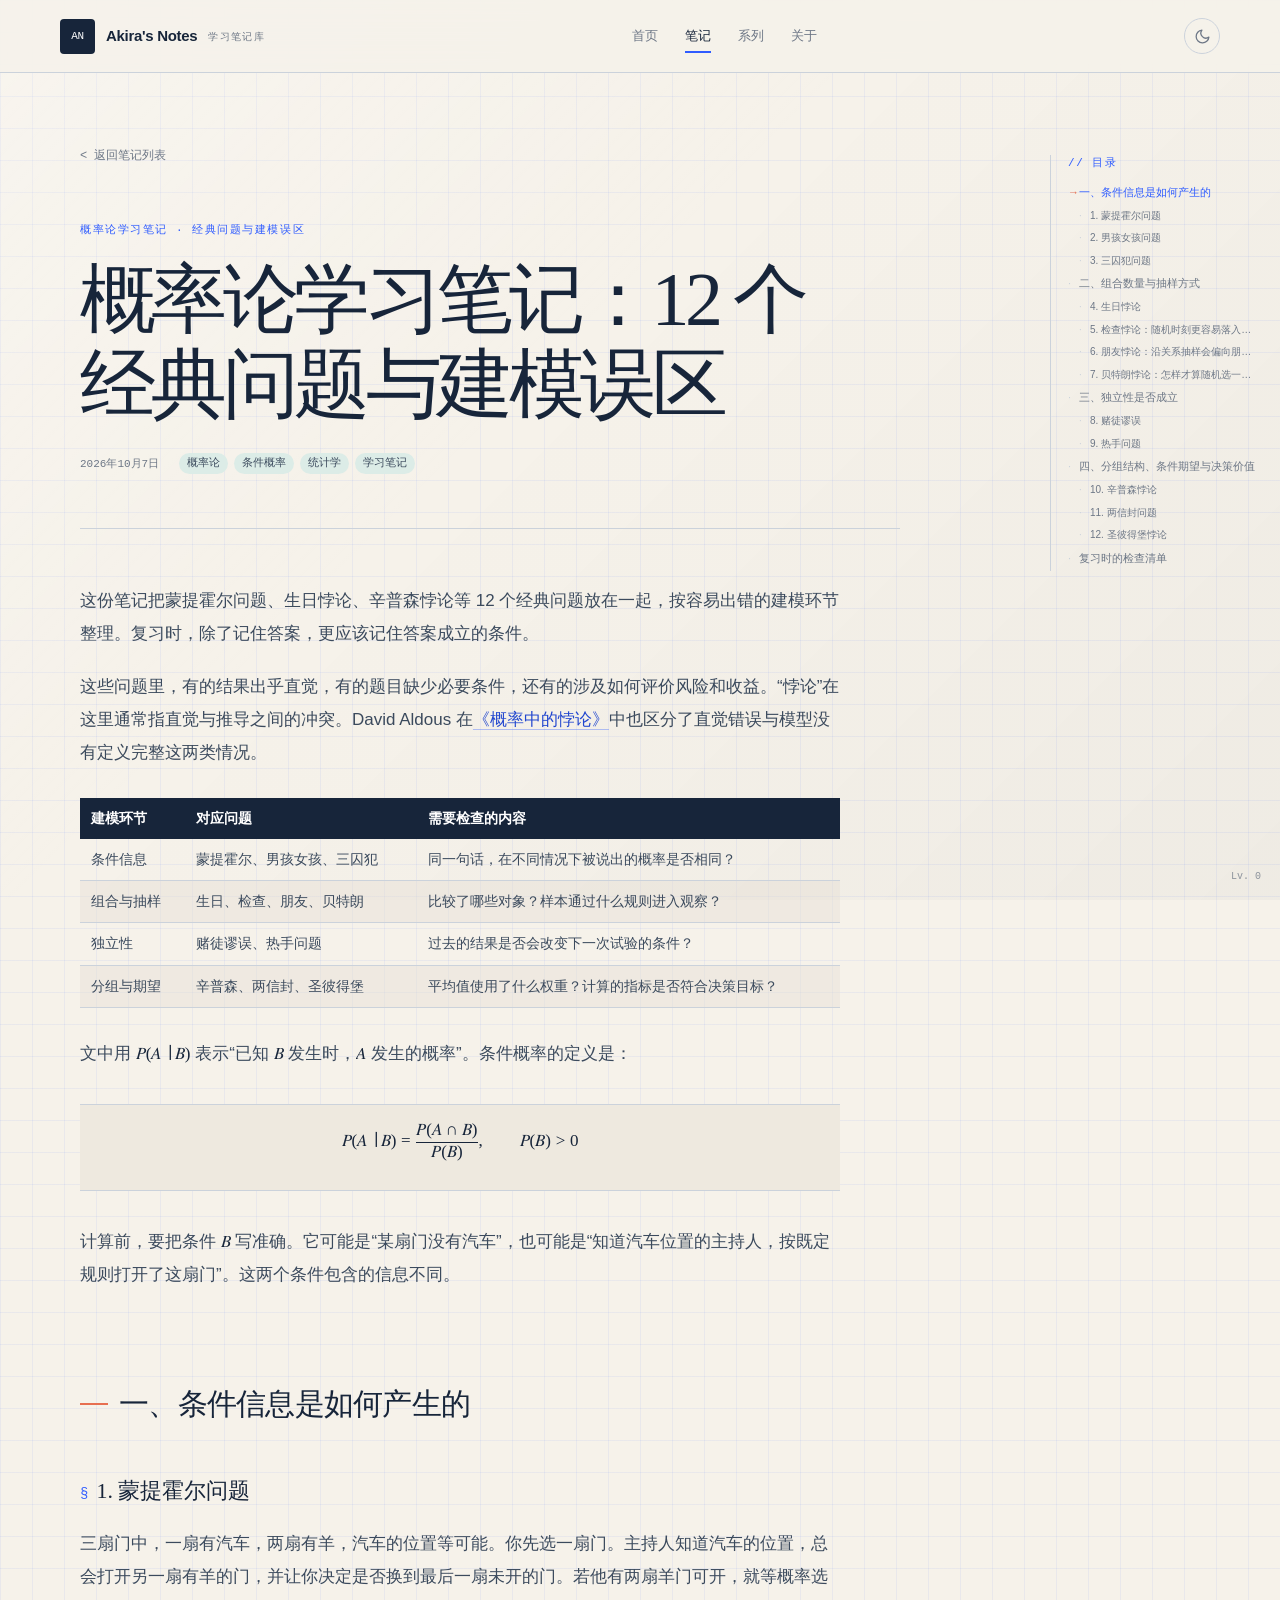
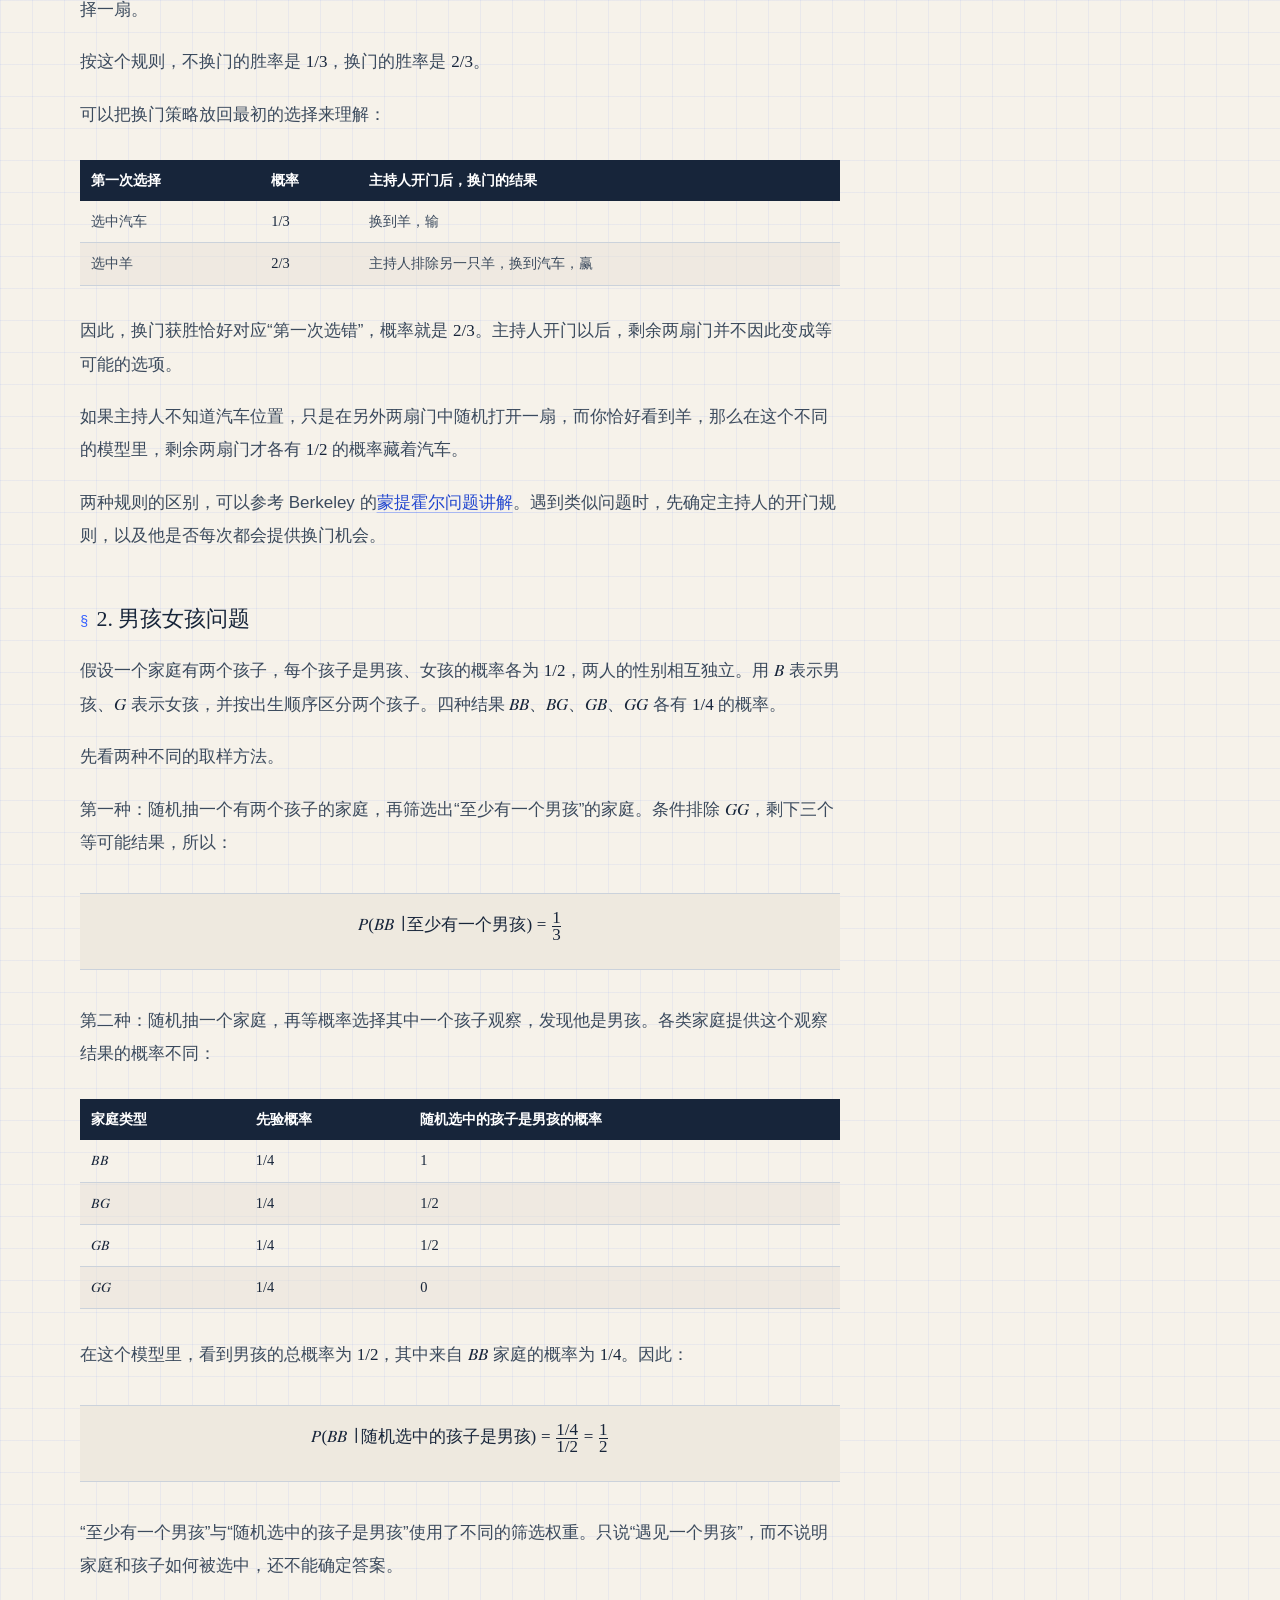
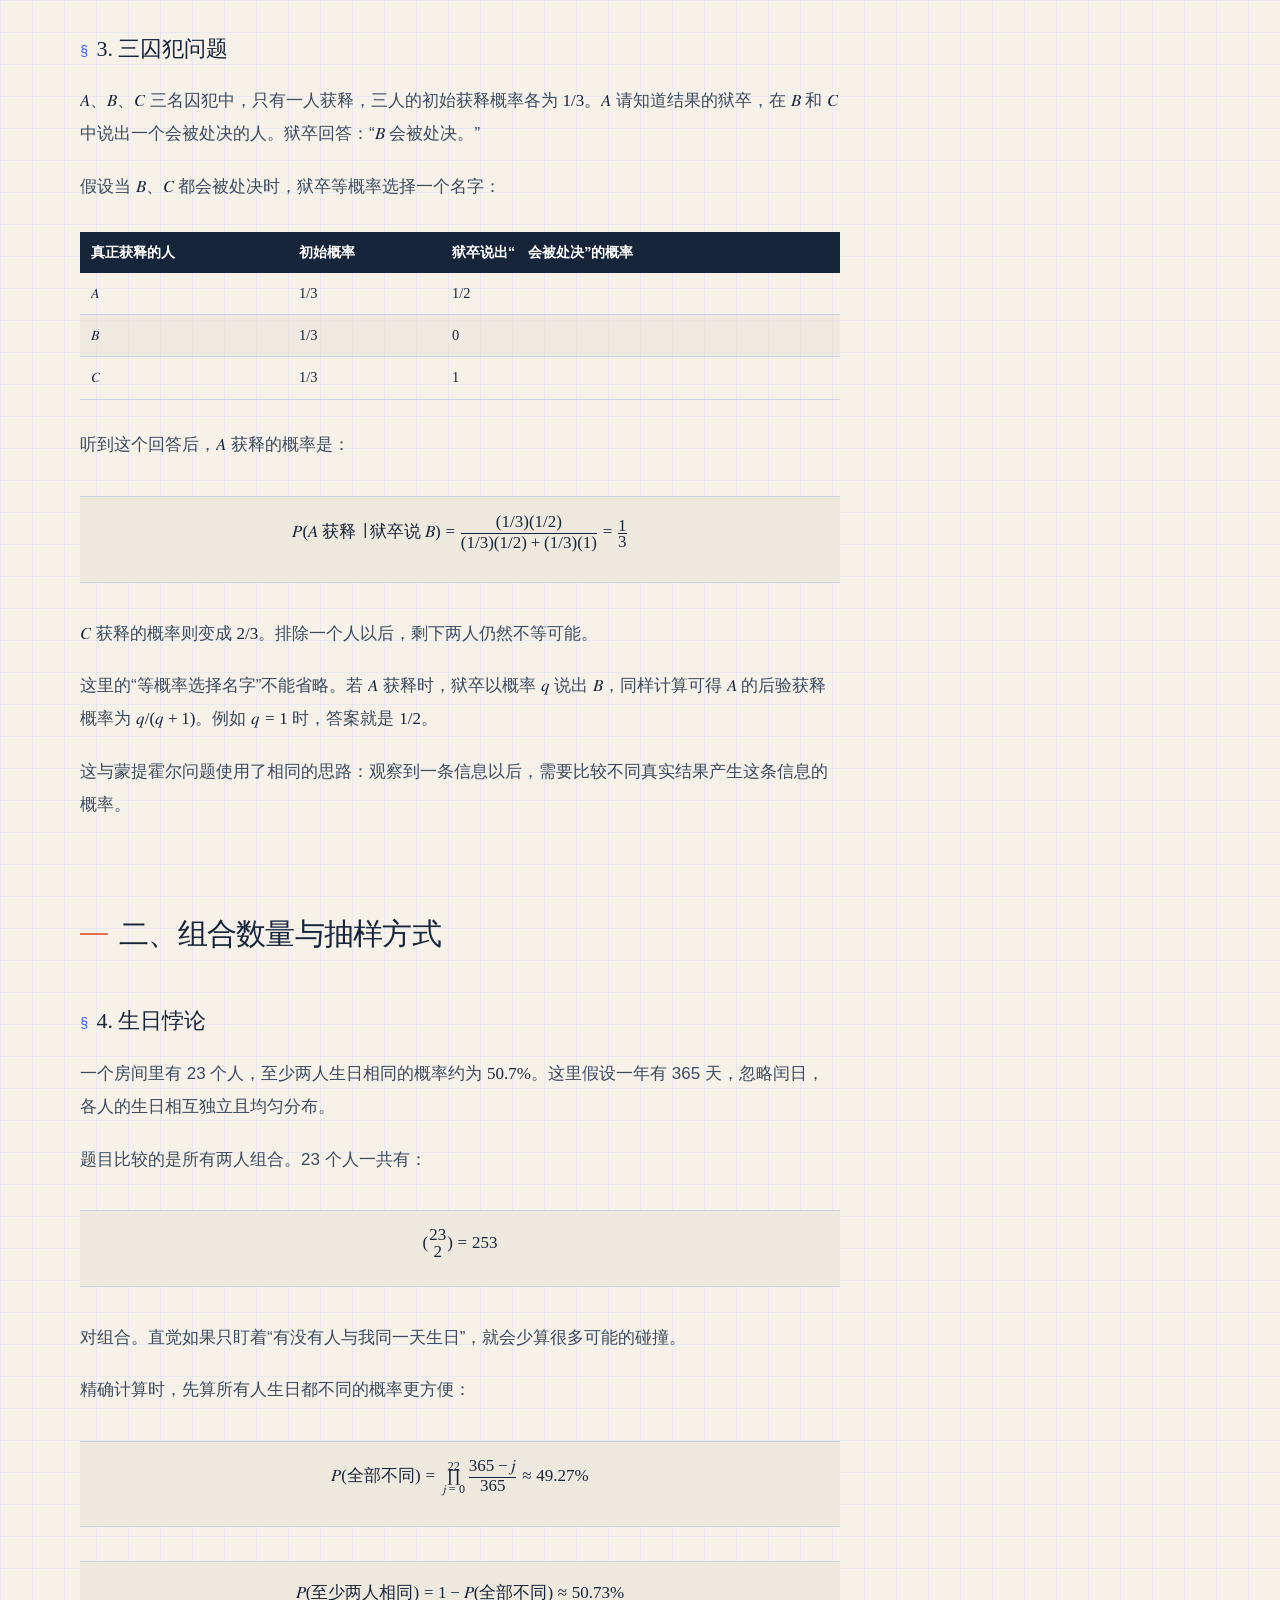
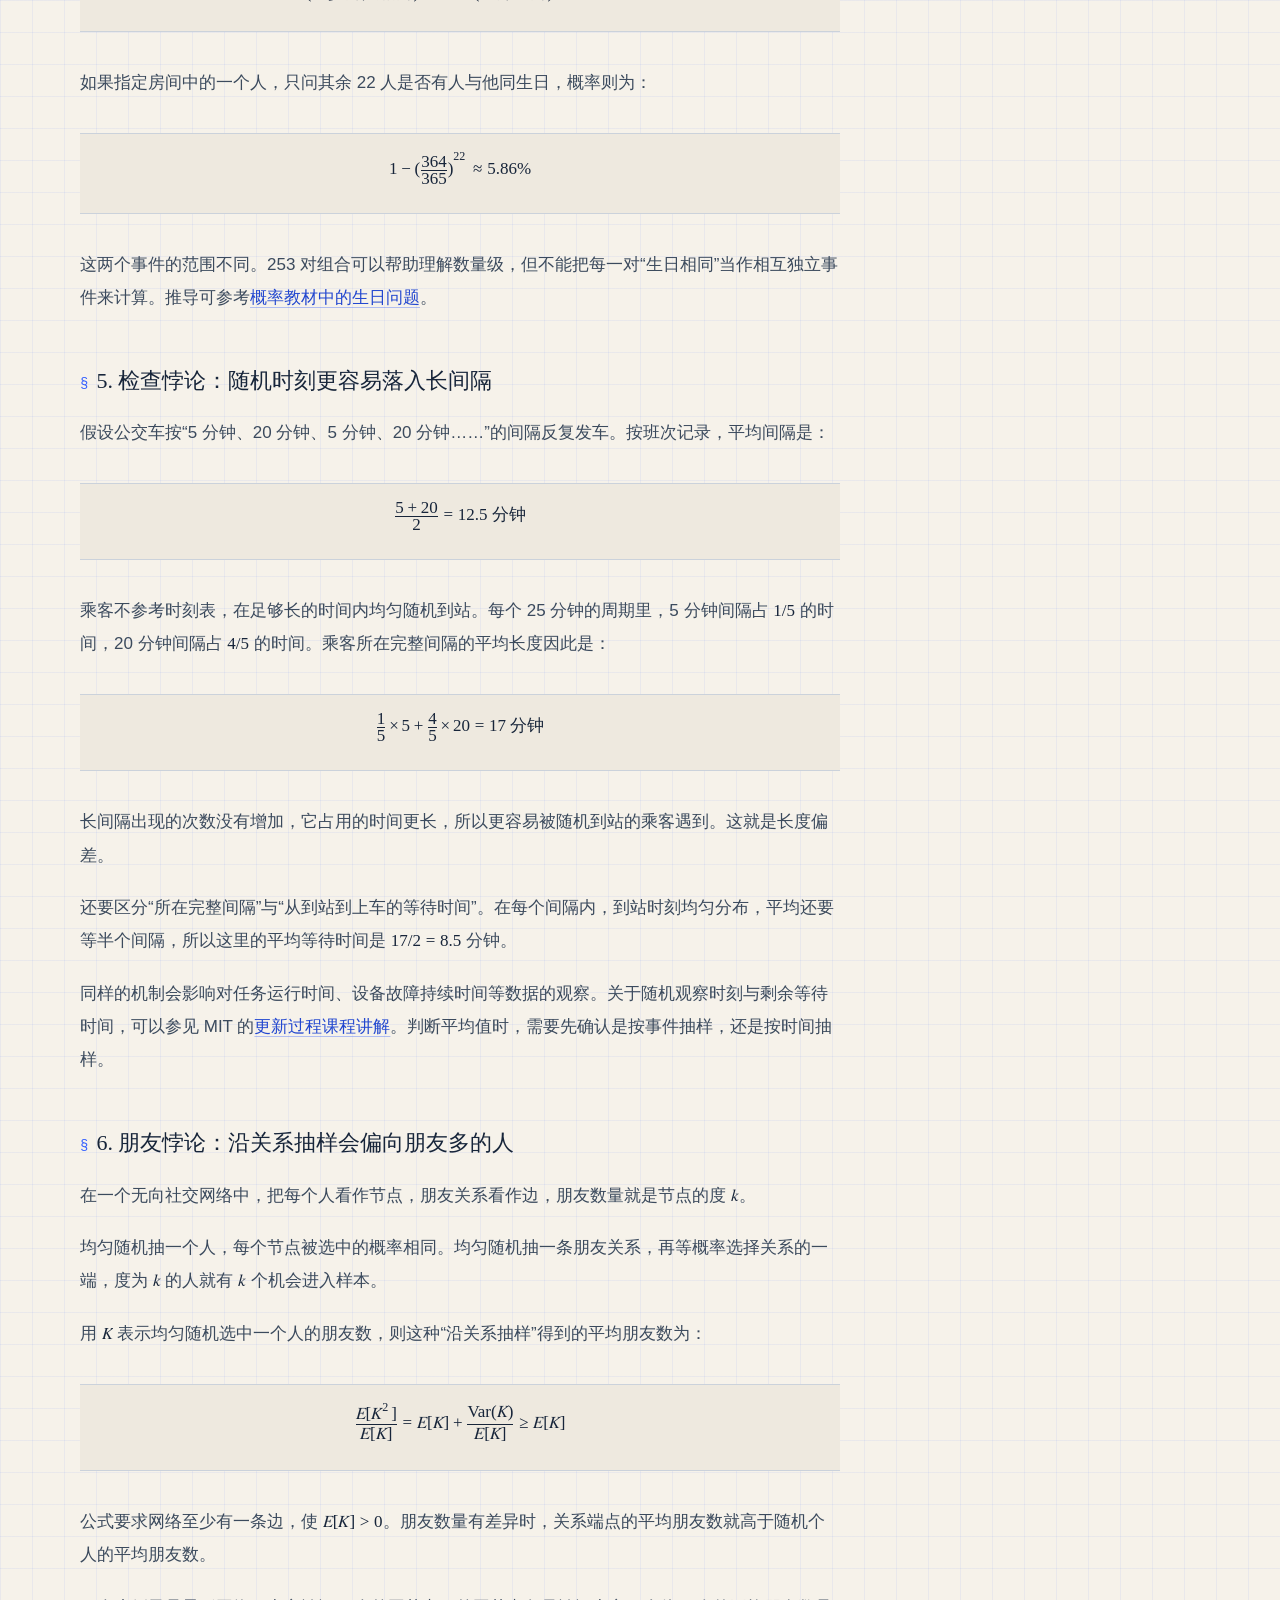
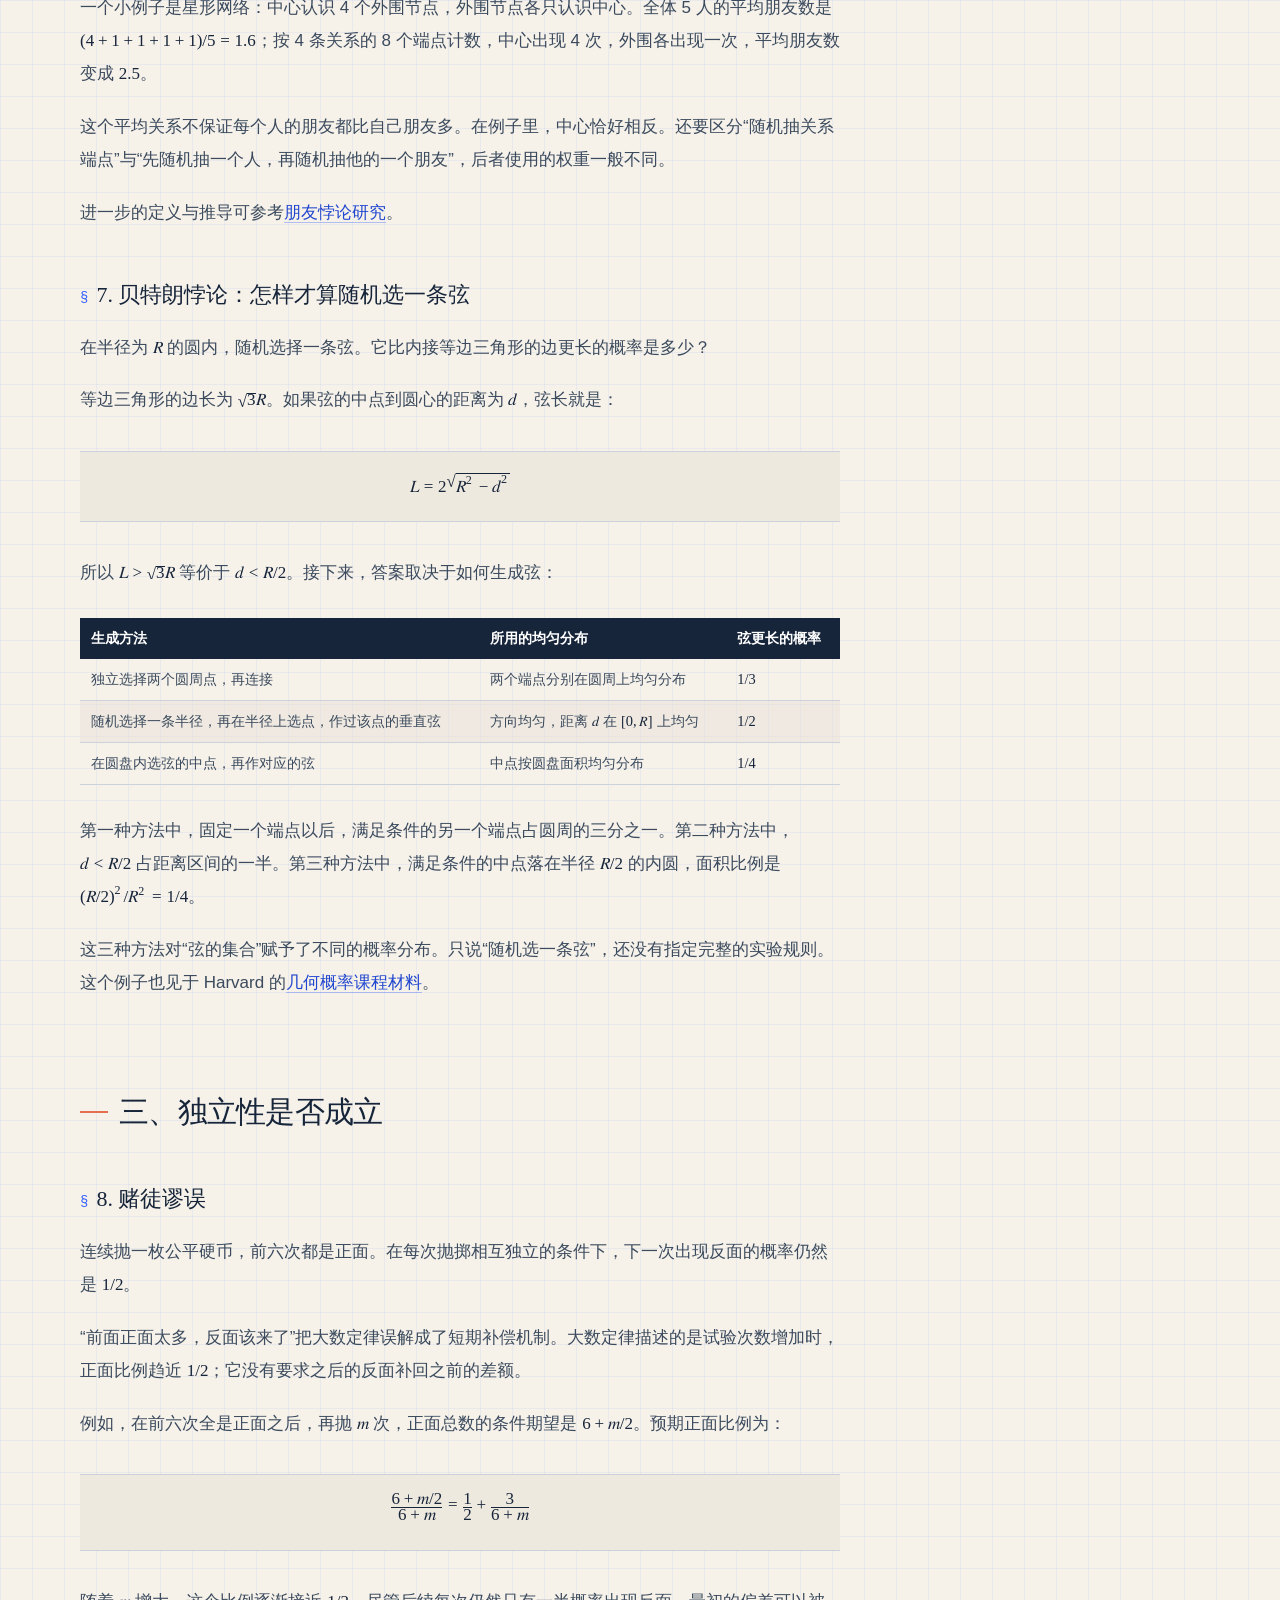
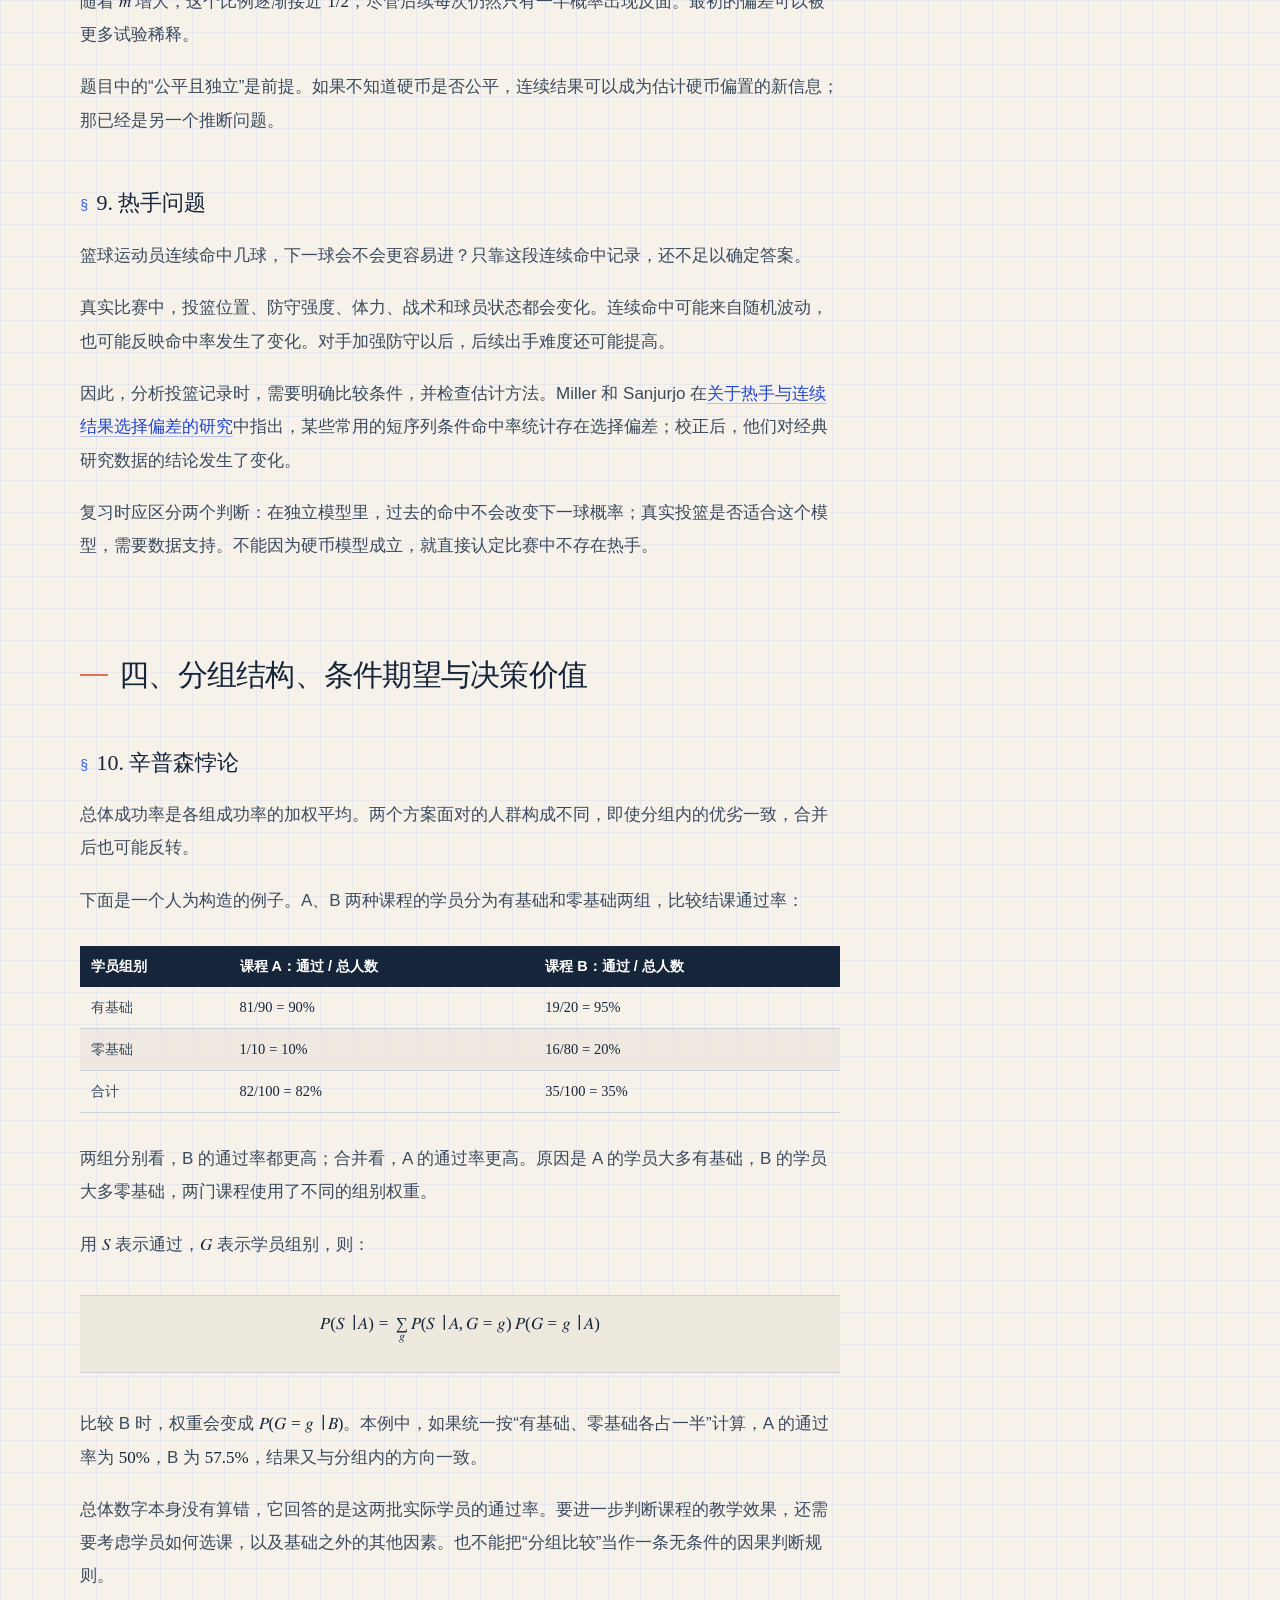
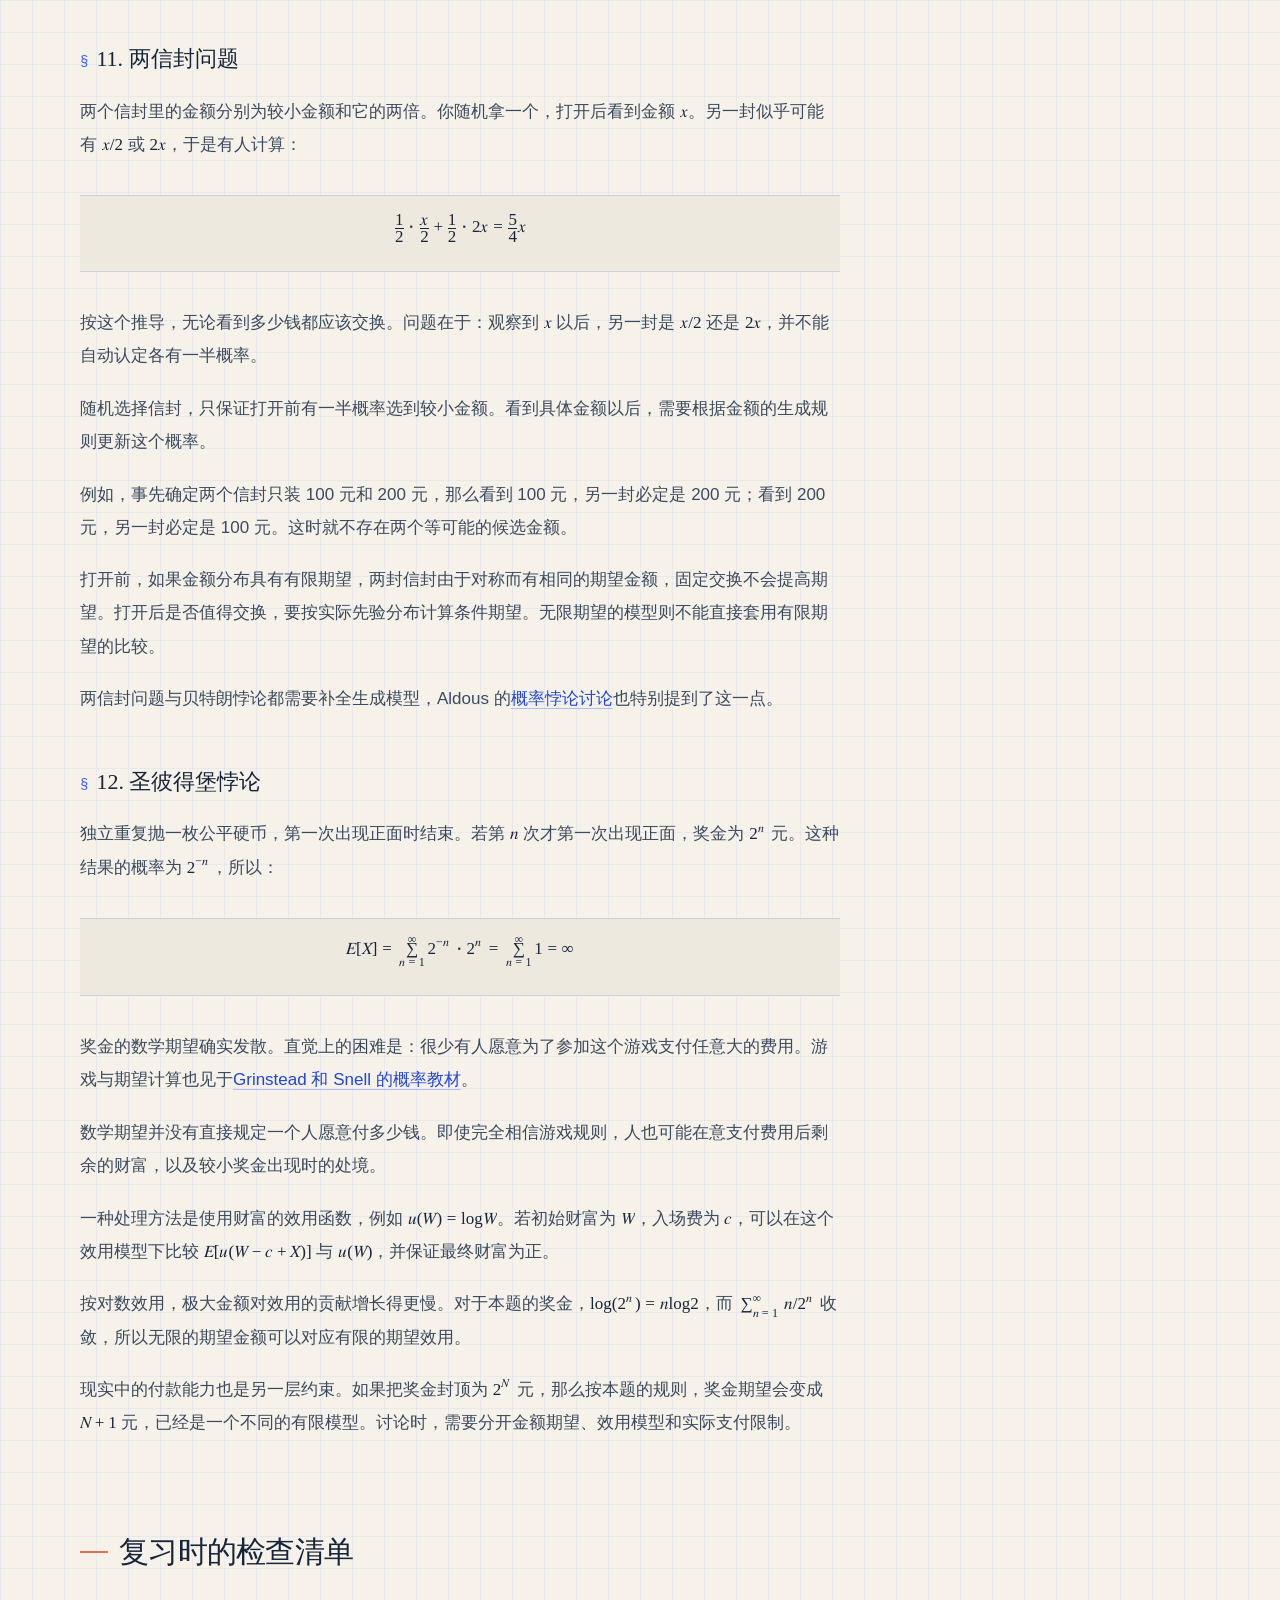
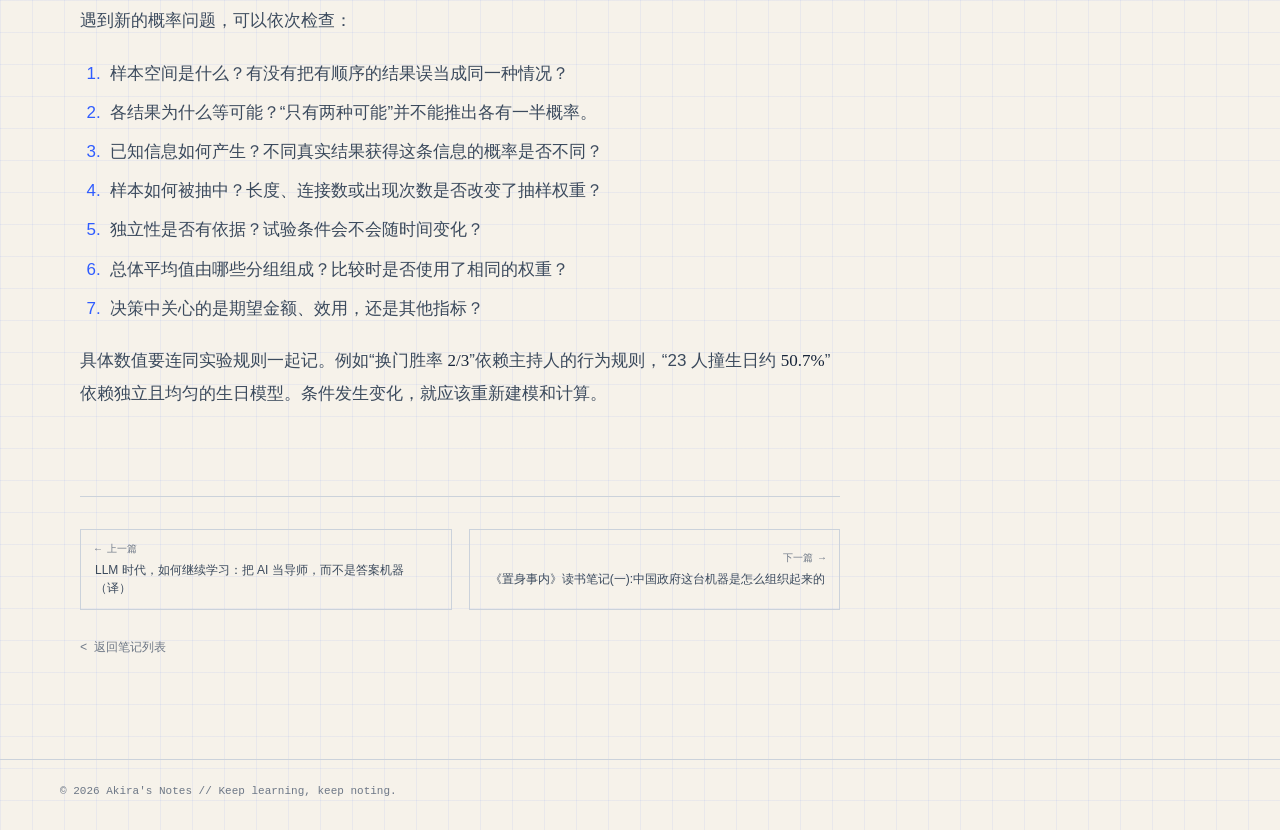
<file: posts/probability-paradoxes.html>
<!DOCTYPE html>
<html lang="zh-CN">
<head>
    <meta charset="UTF-8">
    <meta name="viewport" content="width=device-width, initial-scale=1.0">
    <meta name="description" content="概率论学习笔记：12 个经典问题与建模误区">
    <meta name="theme-color" content="#f6f2ea">
    <title>概率论学习笔记：12 个经典问题与建模误区 - Akira's Notes</title>
    <link rel="stylesheet" href="../assets/css/style.css">
    <link rel="icon" href="../assets/images/favicon.png">
    <script>
        (function () {
            try {
                var t = localStorage.getItem('theme');
                if (!t) t = window.matchMedia('(prefers-color-scheme: dark)').matches ? 'dark' : 'light';
                document.documentElement.dataset.theme = t;
            } catch (e) {}
        })();
    </script>
</head>
<body>
    <nav class="navbar" id="navbar">
        <div class="container">
            <div class="logo">
                <a href="../index.html">Akira's Notes<span class="logo-sub">学习笔记库</span></a>
            </div>
            <ul class="nav-menu">
                <li><a href="../index.html#home">首页</a></li>
                <li><a href="../index.html#posts" class="active">笔记</a></li>
                <li><a href="../index.html#series">系列</a></li>
                <li><a href="../index.html#about">关于</a></li>
            </ul>
            <button class="theme-toggle" id="themeToggle" type="button" title="切换白天 / 夜晚">
                <svg class="icon-moon" viewBox="0 0 24 24" fill="none" stroke="currentColor" stroke-width="1.8" stroke-linecap="round" stroke-linejoin="round">
                    <path d="M21 12.8A9 9 0 1 1 11.2 3a7 7 0 0 0 9.8 9.8z"/>
                </svg>
                <svg class="icon-sun" viewBox="0 0 24 24" fill="none" stroke="currentColor" stroke-width="1.8" stroke-linecap="round" stroke-linejoin="round">
                    <circle cx="12" cy="12" r="4"/>
                    <path d="M12 2v2M12 20v2M2 12h2M20 12h2M4.9 4.9l1.4 1.4M17.7 17.7l1.4 1.4M19.1 4.9l-1.4 1.4M6.3 17.7l-1.4 1.4"/>
                </svg>
            </button>
            <div class="hamburger">
                <span></span>
                <span></span>
                <span></span>
            </div>
        </div>
    </nav>

    <article class="article-page">
        <div class="article-container">
            <a href="../index.html#posts" class="back-link">&lt; 返回笔记列表</a>
            <header class="article-header">
                <div class="article-series">概率论学习笔记 · 经典问题与建模误区</div>
                <h1>概率论学习笔记：12 个经典问题与建模误区</h1>
                <div class="article-meta">
                    <span class="post-date">2026年10月7日</span>
                    <div class="post-tags">
                        <span class="tag-chip">概率论</span><span class="tag-chip">条件概率</span><span class="tag-chip">统计学</span><span class="tag-chip">学习笔记</span>
                    </div>
                </div>
            </header>
            <div class="article-body article-body-math">
<p>这份笔记把蒙提霍尔问题、生日悖论、辛普森悖论等 12 个经典问题放在一起，按容易出错的建模环节整理。复习时，除了记住答案，更应该记住答案成立的条件。</p>
<p>这些问题里，有的结果出乎直觉，有的题目缺少必要条件，还有的涉及如何评价风险和收益。“悖论”在这里通常指直觉与推导之间的冲突。David Aldous 在<a href="https://www.stat.berkeley.edu/~aldous/Real_World/paradox.html" target="_blank" rel="noopener">《概率中的悖论》</a>中也区分了直觉错误与模型没有定义完整这两类情况。</p>
<div class="table-wrap"><table><thead><tr><th style="text-align:left">建模环节</th><th style="text-align:left">对应问题</th><th style="text-align:left">需要检查的内容</th></tr></thead><tbody><tr><td style="text-align:left">条件信息</td><td style="text-align:left">蒙提霍尔、男孩女孩、三囚犯</td><td style="text-align:left">同一句话，在不同情况下被说出的概率是否相同？</td></tr><tr><td style="text-align:left">组合与抽样</td><td style="text-align:left">生日、检查、朋友、贝特朗</td><td style="text-align:left">比较了哪些对象？样本通过什么规则进入观察？</td></tr><tr><td style="text-align:left">独立性</td><td style="text-align:left">赌徒谬误、热手问题</td><td style="text-align:left">过去的结果是否会改变下一次试验的条件？</td></tr><tr><td style="text-align:left">分组与期望</td><td style="text-align:left">辛普森、两信封、圣彼得堡</td><td style="text-align:left">平均值使用了什么权重？计算的指标是否符合决策目标？</td></tr></tbody></table></div>
<p>文中用 <span class="katex"><math xmlns="http://www.w3.org/1998/Math/MathML"><semantics><mrow><mi>P</mi><mo stretchy="false">(</mo><mi>A</mi><mo>∣</mo><mi>B</mi><mo stretchy="false">)</mo></mrow><annotation encoding="application/x-tex">P(A\mid B)</annotation></semantics></math></span> 表示“已知 <span class="katex"><math xmlns="http://www.w3.org/1998/Math/MathML"><semantics><mrow><mi>B</mi></mrow><annotation encoding="application/x-tex">B</annotation></semantics></math></span> 发生时，<span class="katex"><math xmlns="http://www.w3.org/1998/Math/MathML"><semantics><mrow><mi>A</mi></mrow><annotation encoding="application/x-tex">A</annotation></semantics></math></span> 发生的概率”。条件概率的定义是：</p>
<div class="math-display"><span class="katex"><math xmlns="http://www.w3.org/1998/Math/MathML" display="block"><semantics><mrow><mi>P</mi><mo stretchy="false">(</mo><mi>A</mi><mo>∣</mo><mi>B</mi><mo stretchy="false">)</mo><mo>=</mo><mfrac><mrow><mi>P</mi><mo stretchy="false">(</mo><mi>A</mi><mo>∩</mo><mi>B</mi><mo stretchy="false">)</mo></mrow><mrow><mi>P</mi><mo stretchy="false">(</mo><mi>B</mi><mo stretchy="false">)</mo></mrow></mfrac><mo separator="true">,</mo><mspace width="2em"/><mi>P</mi><mo stretchy="false">(</mo><mi>B</mi><mo stretchy="false">)</mo><mo>&gt;</mo><mn>0</mn></mrow><annotation encoding="application/x-tex">P(A\mid B)=\frac{P(A\cap B)}{P(B)},\qquad P(B)&gt;0</annotation></semantics></math></span></div>
<p>计算前，要把条件 <span class="katex"><math xmlns="http://www.w3.org/1998/Math/MathML"><semantics><mrow><mi>B</mi></mrow><annotation encoding="application/x-tex">B</annotation></semantics></math></span> 写准确。它可能是“某扇门没有汽车”，也可能是“知道汽车位置的主持人，按既定规则打开了这扇门”。这两个条件包含的信息不同。</p>
<h2>一、条件信息是如何产生的</h2>
<h3>1. 蒙提霍尔问题</h3>
<p>三扇门中，一扇有汽车，两扇有羊，汽车的位置等可能。你先选一扇门。主持人知道汽车的位置，总会打开另一扇有羊的门，并让你决定是否换到最后一扇未开的门。若他有两扇羊门可开，就等概率选择一扇。</p>
<p>按这个规则，不换门的胜率是 <span class="katex"><math xmlns="http://www.w3.org/1998/Math/MathML"><semantics><mrow><mn>1</mn><mi mathvariant="normal">/</mi><mn>3</mn></mrow><annotation encoding="application/x-tex">1/3</annotation></semantics></math></span>，换门的胜率是 <span class="katex"><math xmlns="http://www.w3.org/1998/Math/MathML"><semantics><mrow><mn>2</mn><mi mathvariant="normal">/</mi><mn>3</mn></mrow><annotation encoding="application/x-tex">2/3</annotation></semantics></math></span>。</p>
<p>可以把换门策略放回最初的选择来理解：</p>
<div class="table-wrap"><table><thead><tr><th style="text-align:left">第一次选择</th><th style="text-align:left">概率</th><th style="text-align:left">主持人开门后，换门的结果</th></tr></thead><tbody><tr><td style="text-align:left">选中汽车</td><td style="text-align:left"><span class="katex"><math xmlns="http://www.w3.org/1998/Math/MathML"><semantics><mrow><mn>1</mn><mi mathvariant="normal">/</mi><mn>3</mn></mrow><annotation encoding="application/x-tex">1/3</annotation></semantics></math></span></td><td style="text-align:left">换到羊，输</td></tr><tr><td style="text-align:left">选中羊</td><td style="text-align:left"><span class="katex"><math xmlns="http://www.w3.org/1998/Math/MathML"><semantics><mrow><mn>2</mn><mi mathvariant="normal">/</mi><mn>3</mn></mrow><annotation encoding="application/x-tex">2/3</annotation></semantics></math></span></td><td style="text-align:left">主持人排除另一只羊，换到汽车，赢</td></tr></tbody></table></div>
<p>因此，换门获胜恰好对应“第一次选错”，概率就是 <span class="katex"><math xmlns="http://www.w3.org/1998/Math/MathML"><semantics><mrow><mn>2</mn><mi mathvariant="normal">/</mi><mn>3</mn></mrow><annotation encoding="application/x-tex">2/3</annotation></semantics></math></span>。主持人开门以后，剩余两扇门并不因此变成等可能的选项。</p>
<p>如果主持人不知道汽车位置，只是在另外两扇门中随机打开一扇，而你恰好看到羊，那么在这个不同的模型里，剩余两扇门才各有 <span class="katex"><math xmlns="http://www.w3.org/1998/Math/MathML"><semantics><mrow><mn>1</mn><mi mathvariant="normal">/</mi><mn>2</mn></mrow><annotation encoding="application/x-tex">1/2</annotation></semantics></math></span> 的概率藏着汽车。</p>
<p>两种规则的区别，可以参考 Berkeley 的<a href="https://www.stat.berkeley.edu/~stark/SticiGui/Text/montyHall.htm" target="_blank" rel="noopener">蒙提霍尔问题讲解</a>。遇到类似问题时，先确定主持人的开门规则，以及他是否每次都会提供换门机会。</p>
<h3>2. 男孩女孩问题</h3>
<p>假设一个家庭有两个孩子，每个孩子是男孩、女孩的概率各为 <span class="katex"><math xmlns="http://www.w3.org/1998/Math/MathML"><semantics><mrow><mn>1</mn><mi mathvariant="normal">/</mi><mn>2</mn></mrow><annotation encoding="application/x-tex">1/2</annotation></semantics></math></span>，两人的性别相互独立。用 <span class="katex"><math xmlns="http://www.w3.org/1998/Math/MathML"><semantics><mrow><mi>B</mi></mrow><annotation encoding="application/x-tex">B</annotation></semantics></math></span> 表示男孩、<span class="katex"><math xmlns="http://www.w3.org/1998/Math/MathML"><semantics><mrow><mi>G</mi></mrow><annotation encoding="application/x-tex">G</annotation></semantics></math></span> 表示女孩，并按出生顺序区分两个孩子。四种结果 <span class="katex"><math xmlns="http://www.w3.org/1998/Math/MathML"><semantics><mrow><mi>B</mi><mi>B</mi></mrow><annotation encoding="application/x-tex">BB</annotation></semantics></math></span>、<span class="katex"><math xmlns="http://www.w3.org/1998/Math/MathML"><semantics><mrow><mi>B</mi><mi>G</mi></mrow><annotation encoding="application/x-tex">BG</annotation></semantics></math></span>、<span class="katex"><math xmlns="http://www.w3.org/1998/Math/MathML"><semantics><mrow><mi>G</mi><mi>B</mi></mrow><annotation encoding="application/x-tex">GB</annotation></semantics></math></span>、<span class="katex"><math xmlns="http://www.w3.org/1998/Math/MathML"><semantics><mrow><mi>G</mi><mi>G</mi></mrow><annotation encoding="application/x-tex">GG</annotation></semantics></math></span> 各有 <span class="katex"><math xmlns="http://www.w3.org/1998/Math/MathML"><semantics><mrow><mn>1</mn><mi mathvariant="normal">/</mi><mn>4</mn></mrow><annotation encoding="application/x-tex">1/4</annotation></semantics></math></span> 的概率。</p>
<p>先看两种不同的取样方法。</p>
<p>第一种：随机抽一个有两个孩子的家庭，再筛选出“至少有一个男孩”的家庭。条件排除 <span class="katex"><math xmlns="http://www.w3.org/1998/Math/MathML"><semantics><mrow><mi>G</mi><mi>G</mi></mrow><annotation encoding="application/x-tex">GG</annotation></semantics></math></span>，剩下三个等可能结果，所以：</p>
<div class="math-display"><span class="katex"><math xmlns="http://www.w3.org/1998/Math/MathML" display="block"><semantics><mrow><mi>P</mi><mo stretchy="false">(</mo><mi>B</mi><mi>B</mi><mo>∣</mo><mtext>至少有一个男孩</mtext><mo stretchy="false">)</mo><mo>=</mo><mfrac><mn>1</mn><mn>3</mn></mfrac></mrow><annotation encoding="application/x-tex">P(BB\mid\text{至少有一个男孩})=\frac{1}{3}</annotation></semantics></math></span></div>
<p>第二种：随机抽一个家庭，再等概率选择其中一个孩子观察，发现他是男孩。各类家庭提供这个观察结果的概率不同：</p>
<div class="table-wrap"><table><thead><tr><th style="text-align:left">家庭类型</th><th style="text-align:left">先验概率</th><th style="text-align:left">随机选中的孩子是男孩的概率</th></tr></thead><tbody><tr><td style="text-align:left"><span class="katex"><math xmlns="http://www.w3.org/1998/Math/MathML"><semantics><mrow><mi>B</mi><mi>B</mi></mrow><annotation encoding="application/x-tex">BB</annotation></semantics></math></span></td><td style="text-align:left"><span class="katex"><math xmlns="http://www.w3.org/1998/Math/MathML"><semantics><mrow><mn>1</mn><mi mathvariant="normal">/</mi><mn>4</mn></mrow><annotation encoding="application/x-tex">1/4</annotation></semantics></math></span></td><td style="text-align:left"><span class="katex"><math xmlns="http://www.w3.org/1998/Math/MathML"><semantics><mrow><mn>1</mn></mrow><annotation encoding="application/x-tex">1</annotation></semantics></math></span></td></tr><tr><td style="text-align:left"><span class="katex"><math xmlns="http://www.w3.org/1998/Math/MathML"><semantics><mrow><mi>B</mi><mi>G</mi></mrow><annotation encoding="application/x-tex">BG</annotation></semantics></math></span></td><td style="text-align:left"><span class="katex"><math xmlns="http://www.w3.org/1998/Math/MathML"><semantics><mrow><mn>1</mn><mi mathvariant="normal">/</mi><mn>4</mn></mrow><annotation encoding="application/x-tex">1/4</annotation></semantics></math></span></td><td style="text-align:left"><span class="katex"><math xmlns="http://www.w3.org/1998/Math/MathML"><semantics><mrow><mn>1</mn><mi mathvariant="normal">/</mi><mn>2</mn></mrow><annotation encoding="application/x-tex">1/2</annotation></semantics></math></span></td></tr><tr><td style="text-align:left"><span class="katex"><math xmlns="http://www.w3.org/1998/Math/MathML"><semantics><mrow><mi>G</mi><mi>B</mi></mrow><annotation encoding="application/x-tex">GB</annotation></semantics></math></span></td><td style="text-align:left"><span class="katex"><math xmlns="http://www.w3.org/1998/Math/MathML"><semantics><mrow><mn>1</mn><mi mathvariant="normal">/</mi><mn>4</mn></mrow><annotation encoding="application/x-tex">1/4</annotation></semantics></math></span></td><td style="text-align:left"><span class="katex"><math xmlns="http://www.w3.org/1998/Math/MathML"><semantics><mrow><mn>1</mn><mi mathvariant="normal">/</mi><mn>2</mn></mrow><annotation encoding="application/x-tex">1/2</annotation></semantics></math></span></td></tr><tr><td style="text-align:left"><span class="katex"><math xmlns="http://www.w3.org/1998/Math/MathML"><semantics><mrow><mi>G</mi><mi>G</mi></mrow><annotation encoding="application/x-tex">GG</annotation></semantics></math></span></td><td style="text-align:left"><span class="katex"><math xmlns="http://www.w3.org/1998/Math/MathML"><semantics><mrow><mn>1</mn><mi mathvariant="normal">/</mi><mn>4</mn></mrow><annotation encoding="application/x-tex">1/4</annotation></semantics></math></span></td><td style="text-align:left"><span class="katex"><math xmlns="http://www.w3.org/1998/Math/MathML"><semantics><mrow><mn>0</mn></mrow><annotation encoding="application/x-tex">0</annotation></semantics></math></span></td></tr></tbody></table></div>
<p>在这个模型里，看到男孩的总概率为 <span class="katex"><math xmlns="http://www.w3.org/1998/Math/MathML"><semantics><mrow><mn>1</mn><mi mathvariant="normal">/</mi><mn>2</mn></mrow><annotation encoding="application/x-tex">1/2</annotation></semantics></math></span>，其中来自 <span class="katex"><math xmlns="http://www.w3.org/1998/Math/MathML"><semantics><mrow><mi>B</mi><mi>B</mi></mrow><annotation encoding="application/x-tex">BB</annotation></semantics></math></span> 家庭的概率为 <span class="katex"><math xmlns="http://www.w3.org/1998/Math/MathML"><semantics><mrow><mn>1</mn><mi mathvariant="normal">/</mi><mn>4</mn></mrow><annotation encoding="application/x-tex">1/4</annotation></semantics></math></span>。因此：</p>
<div class="math-display"><span class="katex"><math xmlns="http://www.w3.org/1998/Math/MathML" display="block"><semantics><mrow><mi>P</mi><mo stretchy="false">(</mo><mi>B</mi><mi>B</mi><mo>∣</mo><mtext>随机选中的孩子是男孩</mtext><mo stretchy="false">)</mo><mo>=</mo><mfrac><mrow><mn>1</mn><mi mathvariant="normal">/</mi><mn>4</mn></mrow><mrow><mn>1</mn><mi mathvariant="normal">/</mi><mn>2</mn></mrow></mfrac><mo>=</mo><mfrac><mn>1</mn><mn>2</mn></mfrac></mrow><annotation encoding="application/x-tex">P(BB\mid\text{随机选中的孩子是男孩})=\frac{1/4}{1/2}=\frac{1}{2}</annotation></semantics></math></span></div>
<p>“至少有一个男孩”与“随机选中的孩子是男孩”使用了不同的筛选权重。只说“遇见一个男孩”，而不说明家庭和孩子如何被选中，还不能确定答案。</p>
<h3>3. 三囚犯问题</h3>
<p><span class="katex"><math xmlns="http://www.w3.org/1998/Math/MathML"><semantics><mrow><mi>A</mi></mrow><annotation encoding="application/x-tex">A</annotation></semantics></math></span>、<span class="katex"><math xmlns="http://www.w3.org/1998/Math/MathML"><semantics><mrow><mi>B</mi></mrow><annotation encoding="application/x-tex">B</annotation></semantics></math></span>、<span class="katex"><math xmlns="http://www.w3.org/1998/Math/MathML"><semantics><mrow><mi>C</mi></mrow><annotation encoding="application/x-tex">C</annotation></semantics></math></span> 三名囚犯中，只有一人获释，三人的初始获释概率各为 <span class="katex"><math xmlns="http://www.w3.org/1998/Math/MathML"><semantics><mrow><mn>1</mn><mi mathvariant="normal">/</mi><mn>3</mn></mrow><annotation encoding="application/x-tex">1/3</annotation></semantics></math></span>。<span class="katex"><math xmlns="http://www.w3.org/1998/Math/MathML"><semantics><mrow><mi>A</mi></mrow><annotation encoding="application/x-tex">A</annotation></semantics></math></span> 请知道结果的狱卒，在 <span class="katex"><math xmlns="http://www.w3.org/1998/Math/MathML"><semantics><mrow><mi>B</mi></mrow><annotation encoding="application/x-tex">B</annotation></semantics></math></span> 和 <span class="katex"><math xmlns="http://www.w3.org/1998/Math/MathML"><semantics><mrow><mi>C</mi></mrow><annotation encoding="application/x-tex">C</annotation></semantics></math></span> 中说出一个会被处决的人。狱卒回答：“<span class="katex"><math xmlns="http://www.w3.org/1998/Math/MathML"><semantics><mrow><mi>B</mi></mrow><annotation encoding="application/x-tex">B</annotation></semantics></math></span> 会被处决。”</p>
<p>假设当 <span class="katex"><math xmlns="http://www.w3.org/1998/Math/MathML"><semantics><mrow><mi>B</mi></mrow><annotation encoding="application/x-tex">B</annotation></semantics></math></span>、<span class="katex"><math xmlns="http://www.w3.org/1998/Math/MathML"><semantics><mrow><mi>C</mi></mrow><annotation encoding="application/x-tex">C</annotation></semantics></math></span> 都会被处决时，狱卒等概率选择一个名字：</p>
<div class="table-wrap"><table><thead><tr><th style="text-align:left">真正获释的人</th><th style="text-align:left">初始概率</th><th style="text-align:left">狱卒说出“<span class="katex"><math xmlns="http://www.w3.org/1998/Math/MathML"><semantics><mrow><mi>B</mi></mrow><annotation encoding="application/x-tex">B</annotation></semantics></math></span> 会被处决”的概率</th></tr></thead><tbody><tr><td style="text-align:left"><span class="katex"><math xmlns="http://www.w3.org/1998/Math/MathML"><semantics><mrow><mi>A</mi></mrow><annotation encoding="application/x-tex">A</annotation></semantics></math></span></td><td style="text-align:left"><span class="katex"><math xmlns="http://www.w3.org/1998/Math/MathML"><semantics><mrow><mn>1</mn><mi mathvariant="normal">/</mi><mn>3</mn></mrow><annotation encoding="application/x-tex">1/3</annotation></semantics></math></span></td><td style="text-align:left"><span class="katex"><math xmlns="http://www.w3.org/1998/Math/MathML"><semantics><mrow><mn>1</mn><mi mathvariant="normal">/</mi><mn>2</mn></mrow><annotation encoding="application/x-tex">1/2</annotation></semantics></math></span></td></tr><tr><td style="text-align:left"><span class="katex"><math xmlns="http://www.w3.org/1998/Math/MathML"><semantics><mrow><mi>B</mi></mrow><annotation encoding="application/x-tex">B</annotation></semantics></math></span></td><td style="text-align:left"><span class="katex"><math xmlns="http://www.w3.org/1998/Math/MathML"><semantics><mrow><mn>1</mn><mi mathvariant="normal">/</mi><mn>3</mn></mrow><annotation encoding="application/x-tex">1/3</annotation></semantics></math></span></td><td style="text-align:left"><span class="katex"><math xmlns="http://www.w3.org/1998/Math/MathML"><semantics><mrow><mn>0</mn></mrow><annotation encoding="application/x-tex">0</annotation></semantics></math></span></td></tr><tr><td style="text-align:left"><span class="katex"><math xmlns="http://www.w3.org/1998/Math/MathML"><semantics><mrow><mi>C</mi></mrow><annotation encoding="application/x-tex">C</annotation></semantics></math></span></td><td style="text-align:left"><span class="katex"><math xmlns="http://www.w3.org/1998/Math/MathML"><semantics><mrow><mn>1</mn><mi mathvariant="normal">/</mi><mn>3</mn></mrow><annotation encoding="application/x-tex">1/3</annotation></semantics></math></span></td><td style="text-align:left"><span class="katex"><math xmlns="http://www.w3.org/1998/Math/MathML"><semantics><mrow><mn>1</mn></mrow><annotation encoding="application/x-tex">1</annotation></semantics></math></span></td></tr></tbody></table></div>
<p>听到这个回答后，<span class="katex"><math xmlns="http://www.w3.org/1998/Math/MathML"><semantics><mrow><mi>A</mi></mrow><annotation encoding="application/x-tex">A</annotation></semantics></math></span> 获释的概率是：</p>
<div class="math-display"><span class="katex"><math xmlns="http://www.w3.org/1998/Math/MathML" display="block"><semantics><mrow><mi>P</mi><mo stretchy="false">(</mo><mi>A</mi><mtext> 获释</mtext><mo>∣</mo><mtext>狱卒说 </mtext><mi>B</mi><mo stretchy="false">)</mo><mo>=</mo><mfrac><mrow><mo stretchy="false">(</mo><mn>1</mn><mi mathvariant="normal">/</mi><mn>3</mn><mo stretchy="false">)</mo><mo stretchy="false">(</mo><mn>1</mn><mi mathvariant="normal">/</mi><mn>2</mn><mo stretchy="false">)</mo></mrow><mrow><mo stretchy="false">(</mo><mn>1</mn><mi mathvariant="normal">/</mi><mn>3</mn><mo stretchy="false">)</mo><mo stretchy="false">(</mo><mn>1</mn><mi mathvariant="normal">/</mi><mn>2</mn><mo stretchy="false">)</mo><mo>+</mo><mo stretchy="false">(</mo><mn>1</mn><mi mathvariant="normal">/</mi><mn>3</mn><mo stretchy="false">)</mo><mo stretchy="false">(</mo><mn>1</mn><mo stretchy="false">)</mo></mrow></mfrac><mo>=</mo><mfrac><mn>1</mn><mn>3</mn></mfrac></mrow><annotation encoding="application/x-tex">P(A\text{ 获释}\mid\text{狱卒说 }B)=\frac{(1/3)(1/2)}{(1/3)(1/2)+(1/3)(1)}=\frac{1}{3}</annotation></semantics></math></span></div>
<p><span class="katex"><math xmlns="http://www.w3.org/1998/Math/MathML"><semantics><mrow><mi>C</mi></mrow><annotation encoding="application/x-tex">C</annotation></semantics></math></span> 获释的概率则变成 <span class="katex"><math xmlns="http://www.w3.org/1998/Math/MathML"><semantics><mrow><mn>2</mn><mi mathvariant="normal">/</mi><mn>3</mn></mrow><annotation encoding="application/x-tex">2/3</annotation></semantics></math></span>。排除一个人以后，剩下两人仍然不等可能。</p>
<p>这里的“等概率选择名字”不能省略。若 <span class="katex"><math xmlns="http://www.w3.org/1998/Math/MathML"><semantics><mrow><mi>A</mi></mrow><annotation encoding="application/x-tex">A</annotation></semantics></math></span> 获释时，狱卒以概率 <span class="katex"><math xmlns="http://www.w3.org/1998/Math/MathML"><semantics><mrow><mi>q</mi></mrow><annotation encoding="application/x-tex">q</annotation></semantics></math></span> 说出 <span class="katex"><math xmlns="http://www.w3.org/1998/Math/MathML"><semantics><mrow><mi>B</mi></mrow><annotation encoding="application/x-tex">B</annotation></semantics></math></span>，同样计算可得 <span class="katex"><math xmlns="http://www.w3.org/1998/Math/MathML"><semantics><mrow><mi>A</mi></mrow><annotation encoding="application/x-tex">A</annotation></semantics></math></span> 的后验获释概率为 <span class="katex"><math xmlns="http://www.w3.org/1998/Math/MathML"><semantics><mrow><mi>q</mi><mi mathvariant="normal">/</mi><mo stretchy="false">(</mo><mi>q</mi><mo>+</mo><mn>1</mn><mo stretchy="false">)</mo></mrow><annotation encoding="application/x-tex">q/(q+1)</annotation></semantics></math></span>。例如 <span class="katex"><math xmlns="http://www.w3.org/1998/Math/MathML"><semantics><mrow><mi>q</mi><mo>=</mo><mn>1</mn></mrow><annotation encoding="application/x-tex">q=1</annotation></semantics></math></span> 时，答案就是 <span class="katex"><math xmlns="http://www.w3.org/1998/Math/MathML"><semantics><mrow><mn>1</mn><mi mathvariant="normal">/</mi><mn>2</mn></mrow><annotation encoding="application/x-tex">1/2</annotation></semantics></math></span>。</p>
<p>这与蒙提霍尔问题使用了相同的思路：观察到一条信息以后，需要比较不同真实结果产生这条信息的概率。</p>
<h2>二、组合数量与抽样方式</h2>
<h3>4. 生日悖论</h3>
<p>一个房间里有 23 个人，至少两人生日相同的概率约为 <span class="katex"><math xmlns="http://www.w3.org/1998/Math/MathML"><semantics><mrow><mn>50.7</mn><mi mathvariant="normal">%</mi></mrow><annotation encoding="application/x-tex">50.7\%</annotation></semantics></math></span>。这里假设一年有 365 天，忽略闰日，各人的生日相互独立且均匀分布。</p>
<p>题目比较的是所有两人组合。23 个人一共有：</p>
<div class="math-display"><span class="katex"><math xmlns="http://www.w3.org/1998/Math/MathML" display="block"><semantics><mrow><mrow><mo fence="true">(</mo><mfrac linethickness="0px"><mn>23</mn><mn>2</mn></mfrac><mo fence="true">)</mo></mrow><mo>=</mo><mn>253</mn></mrow><annotation encoding="application/x-tex">\binom{23}{2}=253</annotation></semantics></math></span></div>
<p>对组合。直觉如果只盯着“有没有人与我同一天生日”，就会少算很多可能的碰撞。</p>
<p>精确计算时，先算所有人生日都不同的概率更方便：</p>
<div class="math-display"><span class="katex"><math xmlns="http://www.w3.org/1998/Math/MathML" display="block"><semantics><mrow><mi>P</mi><mo stretchy="false">(</mo><mtext>全部不同</mtext><mo stretchy="false">)</mo><mo>=</mo><munderover><mo>∏</mo><mrow><mi>j</mi><mo>=</mo><mn>0</mn></mrow><mn>22</mn></munderover><mfrac><mrow><mn>365</mn><mo>−</mo><mi>j</mi></mrow><mn>365</mn></mfrac><mo>≈</mo><mn>49.27</mn><mi mathvariant="normal">%</mi></mrow><annotation encoding="application/x-tex">P(\text{全部不同})=\prod_{j=0}^{22}\frac{365-j}{365}\approx49.27\%</annotation></semantics></math></span></div>
<div class="math-display"><span class="katex"><math xmlns="http://www.w3.org/1998/Math/MathML" display="block"><semantics><mrow><mi>P</mi><mo stretchy="false">(</mo><mtext>至少两人相同</mtext><mo stretchy="false">)</mo><mo>=</mo><mn>1</mn><mo>−</mo><mi>P</mi><mo stretchy="false">(</mo><mtext>全部不同</mtext><mo stretchy="false">)</mo><mo>≈</mo><mn>50.73</mn><mi mathvariant="normal">%</mi></mrow><annotation encoding="application/x-tex">P(\text{至少两人相同})=1-P(\text{全部不同})\approx50.73\%</annotation></semantics></math></span></div>
<p>如果指定房间中的一个人，只问其余 22 人是否有人与他同生日，概率则为：</p>
<div class="math-display"><span class="katex"><math xmlns="http://www.w3.org/1998/Math/MathML" display="block"><semantics><mrow><mn>1</mn><mo>−</mo><msup><mrow><mo fence="true">(</mo><mfrac><mn>364</mn><mn>365</mn></mfrac><mo fence="true">)</mo></mrow><mn>22</mn></msup><mo>≈</mo><mn>5.86</mn><mi mathvariant="normal">%</mi></mrow><annotation encoding="application/x-tex">1-\left(\frac{364}{365}\right)^{22}\approx5.86\%</annotation></semantics></math></span></div>
<p>这两个事件的范围不同。253 对组合可以帮助理解数量级，但不能把每一对“生日相同”当作相互独立事件来计算。推导可参考<a href="https://www.probabilitycourse.com/chapter2/2_1_2_ordered_without_replacement.php" target="_blank" rel="noopener">概率教材中的生日问题</a>。</p>
<h3>5. 检查悖论：随机时刻更容易落入长间隔</h3>
<p>假设公交车按“5 分钟、20 分钟、5 分钟、20 分钟……”的间隔反复发车。按班次记录，平均间隔是：</p>
<div class="math-display"><span class="katex"><math xmlns="http://www.w3.org/1998/Math/MathML" display="block"><semantics><mrow><mfrac><mrow><mn>5</mn><mo>+</mo><mn>20</mn></mrow><mn>2</mn></mfrac><mo>=</mo><mn>12.5</mn><mtext> 分钟</mtext></mrow><annotation encoding="application/x-tex">\frac{5+20}{2}=12.5\text{ 分钟}</annotation></semantics></math></span></div>
<p>乘客不参考时刻表，在足够长的时间内均匀随机到站。每个 25 分钟的周期里，5 分钟间隔占 <span class="katex"><math xmlns="http://www.w3.org/1998/Math/MathML"><semantics><mrow><mn>1</mn><mi mathvariant="normal">/</mi><mn>5</mn></mrow><annotation encoding="application/x-tex">1/5</annotation></semantics></math></span> 的时间，20 分钟间隔占 <span class="katex"><math xmlns="http://www.w3.org/1998/Math/MathML"><semantics><mrow><mn>4</mn><mi mathvariant="normal">/</mi><mn>5</mn></mrow><annotation encoding="application/x-tex">4/5</annotation></semantics></math></span> 的时间。乘客所在完整间隔的平均长度因此是：</p>
<div class="math-display"><span class="katex"><math xmlns="http://www.w3.org/1998/Math/MathML" display="block"><semantics><mrow><mfrac><mn>1</mn><mn>5</mn></mfrac><mo>×</mo><mn>5</mn><mo>+</mo><mfrac><mn>4</mn><mn>5</mn></mfrac><mo>×</mo><mn>20</mn><mo>=</mo><mn>17</mn><mtext> 分钟</mtext></mrow><annotation encoding="application/x-tex">\frac{1}{5}\times5+\frac{4}{5}\times20=17\text{ 分钟}</annotation></semantics></math></span></div>
<p>长间隔出现的次数没有增加，它占用的时间更长，所以更容易被随机到站的乘客遇到。这就是长度偏差。</p>
<p>还要区分“所在完整间隔”与“从到站到上车的等待时间”。在每个间隔内，到站时刻均匀分布，平均还要等半个间隔，所以这里的平均等待时间是 <span class="katex"><math xmlns="http://www.w3.org/1998/Math/MathML"><semantics><mrow><mn>17</mn><mi mathvariant="normal">/</mi><mn>2</mn><mo>=</mo><mn>8.5</mn></mrow><annotation encoding="application/x-tex">17/2=8.5</annotation></semantics></math></span> 分钟。</p>
<p>同样的机制会影响对任务运行时间、设备故障持续时间等数据的观察。关于随机观察时刻与剩余等待时间，可以参见 MIT 的<a href="https://ocw.mit.edu/courses/6-262-discrete-stochastic-processes-spring-2011/b9d25a138a53641f9b804920fcfd3a54_QWHtRR1jMEQ.pdf" target="_blank" rel="noopener">更新过程课程讲解</a>。判断平均值时，需要先确认是按事件抽样，还是按时间抽样。</p>
<h3>6. 朋友悖论：沿关系抽样会偏向朋友多的人</h3>
<p>在一个无向社交网络中，把每个人看作节点，朋友关系看作边，朋友数量就是节点的度 <span class="katex"><math xmlns="http://www.w3.org/1998/Math/MathML"><semantics><mrow><mi>k</mi></mrow><annotation encoding="application/x-tex">k</annotation></semantics></math></span>。</p>
<p>均匀随机抽一个人，每个节点被选中的概率相同。均匀随机抽一条朋友关系，再等概率选择关系的一端，度为 <span class="katex"><math xmlns="http://www.w3.org/1998/Math/MathML"><semantics><mrow><mi>k</mi></mrow><annotation encoding="application/x-tex">k</annotation></semantics></math></span> 的人就有 <span class="katex"><math xmlns="http://www.w3.org/1998/Math/MathML"><semantics><mrow><mi>k</mi></mrow><annotation encoding="application/x-tex">k</annotation></semantics></math></span> 个机会进入样本。</p>
<p>用 <span class="katex"><math xmlns="http://www.w3.org/1998/Math/MathML"><semantics><mrow><mi>K</mi></mrow><annotation encoding="application/x-tex">K</annotation></semantics></math></span> 表示均匀随机选中一个人的朋友数，则这种“沿关系抽样”得到的平均朋友数为：</p>
<div class="math-display"><span class="katex"><math xmlns="http://www.w3.org/1998/Math/MathML" display="block"><semantics><mrow><mfrac><mrow><mi>E</mi><mo stretchy="false">[</mo><msup><mi>K</mi><mn>2</mn></msup><mo stretchy="false">]</mo></mrow><mrow><mi>E</mi><mo stretchy="false">[</mo><mi>K</mi><mo stretchy="false">]</mo></mrow></mfrac><mo>=</mo><mi>E</mi><mo stretchy="false">[</mo><mi>K</mi><mo stretchy="false">]</mo><mo>+</mo><mfrac><mrow><mi mathvariant="normal">Var</mi><mo>⁡</mo><mo stretchy="false">(</mo><mi>K</mi><mo stretchy="false">)</mo></mrow><mrow><mi>E</mi><mo stretchy="false">[</mo><mi>K</mi><mo stretchy="false">]</mo></mrow></mfrac><mo>≥</mo><mi>E</mi><mo stretchy="false">[</mo><mi>K</mi><mo stretchy="false">]</mo></mrow><annotation encoding="application/x-tex">\frac{E[K^2]}{E[K]}=E[K]+\frac{\operatorname{Var}(K)}{E[K]}\ge E[K]</annotation></semantics></math></span></div>
<p>公式要求网络至少有一条边，使 <span class="katex"><math xmlns="http://www.w3.org/1998/Math/MathML"><semantics><mrow><mi>E</mi><mo stretchy="false">[</mo><mi>K</mi><mo stretchy="false">]</mo><mo>&gt;</mo><mn>0</mn></mrow><annotation encoding="application/x-tex">E[K]&gt;0</annotation></semantics></math></span>。朋友数量有差异时，关系端点的平均朋友数就高于随机个人的平均朋友数。</p>
<p>一个小例子是星形网络：中心认识 4 个外围节点，外围节点各只认识中心。全体 5 人的平均朋友数是 <span class="katex"><math xmlns="http://www.w3.org/1998/Math/MathML"><semantics><mrow><mo stretchy="false">(</mo><mn>4</mn><mo>+</mo><mn>1</mn><mo>+</mo><mn>1</mn><mo>+</mo><mn>1</mn><mo>+</mo><mn>1</mn><mo stretchy="false">)</mo><mi mathvariant="normal">/</mi><mn>5</mn><mo>=</mo><mn>1.6</mn></mrow><annotation encoding="application/x-tex">(4+1+1+1+1)/5=1.6</annotation></semantics></math></span>；按 4 条关系的 8 个端点计数，中心出现 4 次，外围各出现一次，平均朋友数变成 <span class="katex"><math xmlns="http://www.w3.org/1998/Math/MathML"><semantics><mrow><mn>2.5</mn></mrow><annotation encoding="application/x-tex">2.5</annotation></semantics></math></span>。</p>
<p>这个平均关系不保证每个人的朋友都比自己朋友多。在例子里，中心恰好相反。还要区分“随机抽关系端点”与“先随机抽一个人，再随机抽他的一个朋友”，后者使用的权重一般不同。</p>
<p>进一步的定义与推导可参考<a href="https://arxiv.org/abs/2012.03991" target="_blank" rel="noopener">朋友悖论研究</a>。</p>
<h3>7. 贝特朗悖论：怎样才算随机选一条弦</h3>
<p>在半径为 <span class="katex"><math xmlns="http://www.w3.org/1998/Math/MathML"><semantics><mrow><mi>R</mi></mrow><annotation encoding="application/x-tex">R</annotation></semantics></math></span> 的圆内，随机选择一条弦。它比内接等边三角形的边更长的概率是多少？</p>
<p>等边三角形的边长为 <span class="katex"><math xmlns="http://www.w3.org/1998/Math/MathML"><semantics><mrow><msqrt><mn>3</mn></msqrt><mi>R</mi></mrow><annotation encoding="application/x-tex">\sqrt{3}R</annotation></semantics></math></span>。如果弦的中点到圆心的距离为 <span class="katex"><math xmlns="http://www.w3.org/1998/Math/MathML"><semantics><mrow><mi>d</mi></mrow><annotation encoding="application/x-tex">d</annotation></semantics></math></span>，弦长就是：</p>
<div class="math-display"><span class="katex"><math xmlns="http://www.w3.org/1998/Math/MathML" display="block"><semantics><mrow><mi>L</mi><mo>=</mo><mn>2</mn><msqrt><mrow><msup><mi>R</mi><mn>2</mn></msup><mo>−</mo><msup><mi>d</mi><mn>2</mn></msup></mrow></msqrt></mrow><annotation encoding="application/x-tex">L=2\sqrt{R^2-d^2}</annotation></semantics></math></span></div>
<p>所以 <span class="katex"><math xmlns="http://www.w3.org/1998/Math/MathML"><semantics><mrow><mi>L</mi><mo>&gt;</mo><msqrt><mn>3</mn></msqrt><mi>R</mi></mrow><annotation encoding="application/x-tex">L&gt;\sqrt{3}R</annotation></semantics></math></span> 等价于 <span class="katex"><math xmlns="http://www.w3.org/1998/Math/MathML"><semantics><mrow><mi>d</mi><mo>&lt;</mo><mi>R</mi><mi mathvariant="normal">/</mi><mn>2</mn></mrow><annotation encoding="application/x-tex">d&lt;R/2</annotation></semantics></math></span>。接下来，答案取决于如何生成弦：</p>
<div class="table-wrap"><table><thead><tr><th style="text-align:left">生成方法</th><th style="text-align:left">所用的均匀分布</th><th style="text-align:left">弦更长的概率</th></tr></thead><tbody><tr><td style="text-align:left">独立选择两个圆周点，再连接</td><td style="text-align:left">两个端点分别在圆周上均匀分布</td><td style="text-align:left"><span class="katex"><math xmlns="http://www.w3.org/1998/Math/MathML"><semantics><mrow><mn>1</mn><mi mathvariant="normal">/</mi><mn>3</mn></mrow><annotation encoding="application/x-tex">1/3</annotation></semantics></math></span></td></tr><tr><td style="text-align:left">随机选择一条半径，再在半径上选点，作过该点的垂直弦</td><td style="text-align:left">方向均匀，距离 <span class="katex"><math xmlns="http://www.w3.org/1998/Math/MathML"><semantics><mrow><mi>d</mi></mrow><annotation encoding="application/x-tex">d</annotation></semantics></math></span> 在 <span class="katex"><math xmlns="http://www.w3.org/1998/Math/MathML"><semantics><mrow><mo stretchy="false">[</mo><mn>0</mn><mo separator="true">,</mo><mi>R</mi><mo stretchy="false">]</mo></mrow><annotation encoding="application/x-tex">[0,R]</annotation></semantics></math></span> 上均匀</td><td style="text-align:left"><span class="katex"><math xmlns="http://www.w3.org/1998/Math/MathML"><semantics><mrow><mn>1</mn><mi mathvariant="normal">/</mi><mn>2</mn></mrow><annotation encoding="application/x-tex">1/2</annotation></semantics></math></span></td></tr><tr><td style="text-align:left">在圆盘内选弦的中点，再作对应的弦</td><td style="text-align:left">中点按圆盘面积均匀分布</td><td style="text-align:left"><span class="katex"><math xmlns="http://www.w3.org/1998/Math/MathML"><semantics><mrow><mn>1</mn><mi mathvariant="normal">/</mi><mn>4</mn></mrow><annotation encoding="application/x-tex">1/4</annotation></semantics></math></span></td></tr></tbody></table></div>
<p>第一种方法中，固定一个端点以后，满足条件的另一个端点占圆周的三分之一。第二种方法中，<span class="katex"><math xmlns="http://www.w3.org/1998/Math/MathML"><semantics><mrow><mi>d</mi><mo>&lt;</mo><mi>R</mi><mi mathvariant="normal">/</mi><mn>2</mn></mrow><annotation encoding="application/x-tex">d&lt;R/2</annotation></semantics></math></span> 占距离区间的一半。第三种方法中，满足条件的中点落在半径 <span class="katex"><math xmlns="http://www.w3.org/1998/Math/MathML"><semantics><mrow><mi>R</mi><mi mathvariant="normal">/</mi><mn>2</mn></mrow><annotation encoding="application/x-tex">R/2</annotation></semantics></math></span> 的内圆，面积比例是 <span class="katex"><math xmlns="http://www.w3.org/1998/Math/MathML"><semantics><mrow><mo stretchy="false">(</mo><mi>R</mi><mi mathvariant="normal">/</mi><mn>2</mn><msup><mo stretchy="false">)</mo><mn>2</mn></msup><mi mathvariant="normal">/</mi><msup><mi>R</mi><mn>2</mn></msup><mo>=</mo><mn>1</mn><mi mathvariant="normal">/</mi><mn>4</mn></mrow><annotation encoding="application/x-tex">(R/2)^2/R^2=1/4</annotation></semantics></math></span>。</p>
<p>这三种方法对“弦的集合”赋予了不同的概率分布。只说“随机选一条弦”，还没有指定完整的实验规则。这个例子也见于 Harvard 的<a href="https://abel.math.harvard.edu/~knill/teaching/summer2005/handouts/moment.pdf" target="_blank" rel="noopener">几何概率课程材料</a>。</p>
<h2>三、独立性是否成立</h2>
<h3>8. 赌徒谬误</h3>
<p>连续抛一枚公平硬币，前六次都是正面。在每次抛掷相互独立的条件下，下一次出现反面的概率仍然是 <span class="katex"><math xmlns="http://www.w3.org/1998/Math/MathML"><semantics><mrow><mn>1</mn><mi mathvariant="normal">/</mi><mn>2</mn></mrow><annotation encoding="application/x-tex">1/2</annotation></semantics></math></span>。</p>
<p>“前面正面太多，反面该来了”把大数定律误解成了短期补偿机制。大数定律描述的是试验次数增加时，正面比例趋近 <span class="katex"><math xmlns="http://www.w3.org/1998/Math/MathML"><semantics><mrow><mn>1</mn><mi mathvariant="normal">/</mi><mn>2</mn></mrow><annotation encoding="application/x-tex">1/2</annotation></semantics></math></span>；它没有要求之后的反面补回之前的差额。</p>
<p>例如，在前六次全是正面之后，再抛 <span class="katex"><math xmlns="http://www.w3.org/1998/Math/MathML"><semantics><mrow><mi>m</mi></mrow><annotation encoding="application/x-tex">m</annotation></semantics></math></span> 次，正面总数的条件期望是 <span class="katex"><math xmlns="http://www.w3.org/1998/Math/MathML"><semantics><mrow><mn>6</mn><mo>+</mo><mi>m</mi><mi mathvariant="normal">/</mi><mn>2</mn></mrow><annotation encoding="application/x-tex">6+m/2</annotation></semantics></math></span>。预期正面比例为：</p>
<div class="math-display"><span class="katex"><math xmlns="http://www.w3.org/1998/Math/MathML" display="block"><semantics><mrow><mfrac><mrow><mn>6</mn><mo>+</mo><mi>m</mi><mi mathvariant="normal">/</mi><mn>2</mn></mrow><mrow><mn>6</mn><mo>+</mo><mi>m</mi></mrow></mfrac><mo>=</mo><mfrac><mn>1</mn><mn>2</mn></mfrac><mo>+</mo><mfrac><mn>3</mn><mrow><mn>6</mn><mo>+</mo><mi>m</mi></mrow></mfrac></mrow><annotation encoding="application/x-tex">\frac{6+m/2}{6+m}=\frac{1}{2}+\frac{3}{6+m}</annotation></semantics></math></span></div>
<p>随着 <span class="katex"><math xmlns="http://www.w3.org/1998/Math/MathML"><semantics><mrow><mi>m</mi></mrow><annotation encoding="application/x-tex">m</annotation></semantics></math></span> 增大，这个比例逐渐接近 <span class="katex"><math xmlns="http://www.w3.org/1998/Math/MathML"><semantics><mrow><mn>1</mn><mi mathvariant="normal">/</mi><mn>2</mn></mrow><annotation encoding="application/x-tex">1/2</annotation></semantics></math></span>，尽管后续每次仍然只有一半概率出现反面。最初的偏差可以被更多试验稀释。</p>
<p>题目中的“公平且独立”是前提。如果不知道硬币是否公平，连续结果可以成为估计硬币偏置的新信息；那已经是另一个推断问题。</p>
<h3>9. 热手问题</h3>
<p>篮球运动员连续命中几球，下一球会不会更容易进？只靠这段连续命中记录，还不足以确定答案。</p>
<p>真实比赛中，投篮位置、防守强度、体力、战术和球员状态都会变化。连续命中可能来自随机波动，也可能反映命中率发生了变化。对手加强防守以后，后续出手难度还可能提高。</p>
<p>因此，分析投篮记录时，需要明确比较条件，并检查估计方法。Miller 和 Sanjurjo 在<a href="https://arxiv.org/abs/1902.01265" target="_blank" rel="noopener">关于热手与连续结果选择偏差的研究</a>中指出，某些常用的短序列条件命中率统计存在选择偏差；校正后，他们对经典研究数据的结论发生了变化。</p>
<p>复习时应区分两个判断：在独立模型里，过去的命中不会改变下一球概率；真实投篮是否适合这个模型，需要数据支持。不能因为硬币模型成立，就直接认定比赛中不存在热手。</p>
<h2>四、分组结构、条件期望与决策价值</h2>
<h3>10. 辛普森悖论</h3>
<p>总体成功率是各组成功率的加权平均。两个方案面对的人群构成不同，即使分组内的优劣一致，合并后也可能反转。</p>
<p>下面是一个人为构造的例子。A、B 两种课程的学员分为有基础和零基础两组，比较结课通过率：</p>
<div class="table-wrap"><table><thead><tr><th style="text-align:left">学员组别</th><th style="text-align:left">课程 A：通过 / 总人数</th><th style="text-align:left">课程 B：通过 / 总人数</th></tr></thead><tbody><tr><td style="text-align:left">有基础</td><td style="text-align:left"><span class="katex"><math xmlns="http://www.w3.org/1998/Math/MathML"><semantics><mrow><mn>81</mn><mi mathvariant="normal">/</mi><mn>90</mn><mo>=</mo><mn>90</mn><mi mathvariant="normal">%</mi></mrow><annotation encoding="application/x-tex">81/90=90\%</annotation></semantics></math></span></td><td style="text-align:left"><span class="katex"><math xmlns="http://www.w3.org/1998/Math/MathML"><semantics><mrow><mn>19</mn><mi mathvariant="normal">/</mi><mn>20</mn><mo>=</mo><mn>95</mn><mi mathvariant="normal">%</mi></mrow><annotation encoding="application/x-tex">19/20=95\%</annotation></semantics></math></span></td></tr><tr><td style="text-align:left">零基础</td><td style="text-align:left"><span class="katex"><math xmlns="http://www.w3.org/1998/Math/MathML"><semantics><mrow><mn>1</mn><mi mathvariant="normal">/</mi><mn>10</mn><mo>=</mo><mn>10</mn><mi mathvariant="normal">%</mi></mrow><annotation encoding="application/x-tex">1/10=10\%</annotation></semantics></math></span></td><td style="text-align:left"><span class="katex"><math xmlns="http://www.w3.org/1998/Math/MathML"><semantics><mrow><mn>16</mn><mi mathvariant="normal">/</mi><mn>80</mn><mo>=</mo><mn>20</mn><mi mathvariant="normal">%</mi></mrow><annotation encoding="application/x-tex">16/80=20\%</annotation></semantics></math></span></td></tr><tr><td style="text-align:left">合计</td><td style="text-align:left"><span class="katex"><math xmlns="http://www.w3.org/1998/Math/MathML"><semantics><mrow><mn>82</mn><mi mathvariant="normal">/</mi><mn>100</mn><mo>=</mo><mn>82</mn><mi mathvariant="normal">%</mi></mrow><annotation encoding="application/x-tex">82/100=82\%</annotation></semantics></math></span></td><td style="text-align:left"><span class="katex"><math xmlns="http://www.w3.org/1998/Math/MathML"><semantics><mrow><mn>35</mn><mi mathvariant="normal">/</mi><mn>100</mn><mo>=</mo><mn>35</mn><mi mathvariant="normal">%</mi></mrow><annotation encoding="application/x-tex">35/100=35\%</annotation></semantics></math></span></td></tr></tbody></table></div>
<p>两组分别看，B 的通过率都更高；合并看，A 的通过率更高。原因是 A 的学员大多有基础，B 的学员大多零基础，两门课程使用了不同的组别权重。</p>
<p>用 <span class="katex"><math xmlns="http://www.w3.org/1998/Math/MathML"><semantics><mrow><mi>S</mi></mrow><annotation encoding="application/x-tex">S</annotation></semantics></math></span> 表示通过，<span class="katex"><math xmlns="http://www.w3.org/1998/Math/MathML"><semantics><mrow><mi>G</mi></mrow><annotation encoding="application/x-tex">G</annotation></semantics></math></span> 表示学员组别，则：</p>
<div class="math-display"><span class="katex"><math xmlns="http://www.w3.org/1998/Math/MathML" display="block"><semantics><mrow><mi>P</mi><mo stretchy="false">(</mo><mi>S</mi><mo>∣</mo><mi>A</mi><mo stretchy="false">)</mo><mo>=</mo><munder><mo>∑</mo><mi>g</mi></munder><mi>P</mi><mo stretchy="false">(</mo><mi>S</mi><mo>∣</mo><mi>A</mi><mo separator="true">,</mo><mi>G</mi><mo>=</mo><mi>g</mi><mo stretchy="false">)</mo><mtext> </mtext><mi>P</mi><mo stretchy="false">(</mo><mi>G</mi><mo>=</mo><mi>g</mi><mo>∣</mo><mi>A</mi><mo stretchy="false">)</mo></mrow><annotation encoding="application/x-tex">P(S\mid A)=\sum_g P(S\mid A,G=g)\,P(G=g\mid A)</annotation></semantics></math></span></div>
<p>比较 B 时，权重会变成 <span class="katex"><math xmlns="http://www.w3.org/1998/Math/MathML"><semantics><mrow><mi>P</mi><mo stretchy="false">(</mo><mi>G</mi><mo>=</mo><mi>g</mi><mo>∣</mo><mi>B</mi><mo stretchy="false">)</mo></mrow><annotation encoding="application/x-tex">P(G=g\mid B)</annotation></semantics></math></span>。本例中，如果统一按“有基础、零基础各占一半”计算，A 的通过率为 <span class="katex"><math xmlns="http://www.w3.org/1998/Math/MathML"><semantics><mrow><mn>50</mn><mi mathvariant="normal">%</mi></mrow><annotation encoding="application/x-tex">50\%</annotation></semantics></math></span>，B 为 <span class="katex"><math xmlns="http://www.w3.org/1998/Math/MathML"><semantics><mrow><mn>57.5</mn><mi mathvariant="normal">%</mi></mrow><annotation encoding="application/x-tex">57.5\%</annotation></semantics></math></span>，结果又与分组内的方向一致。</p>
<p>总体数字本身没有算错，它回答的是这两批实际学员的通过率。要进一步判断课程的教学效果，还需要考虑学员如何选课，以及基础之外的其他因素。也不能把“分组比较”当作一条无条件的因果判断规则。</p>
<h3>11. 两信封问题</h3>
<p>两个信封里的金额分别为较小金额和它的两倍。你随机拿一个，打开后看到金额 <span class="katex"><math xmlns="http://www.w3.org/1998/Math/MathML"><semantics><mrow><mi>x</mi></mrow><annotation encoding="application/x-tex">x</annotation></semantics></math></span>。另一封似乎可能有 <span class="katex"><math xmlns="http://www.w3.org/1998/Math/MathML"><semantics><mrow><mi>x</mi><mi mathvariant="normal">/</mi><mn>2</mn></mrow><annotation encoding="application/x-tex">x/2</annotation></semantics></math></span> 或 <span class="katex"><math xmlns="http://www.w3.org/1998/Math/MathML"><semantics><mrow><mn>2</mn><mi>x</mi></mrow><annotation encoding="application/x-tex">2x</annotation></semantics></math></span>，于是有人计算：</p>
<div class="math-display"><span class="katex"><math xmlns="http://www.w3.org/1998/Math/MathML" display="block"><semantics><mrow><mfrac><mn>1</mn><mn>2</mn></mfrac><mo>⋅</mo><mfrac><mi>x</mi><mn>2</mn></mfrac><mo>+</mo><mfrac><mn>1</mn><mn>2</mn></mfrac><mo>⋅</mo><mn>2</mn><mi>x</mi><mo>=</mo><mfrac><mn>5</mn><mn>4</mn></mfrac><mi>x</mi></mrow><annotation encoding="application/x-tex">\frac{1}{2}\cdot\frac{x}{2}+\frac{1}{2}\cdot2x=\frac{5}{4}x</annotation></semantics></math></span></div>
<p>按这个推导，无论看到多少钱都应该交换。问题在于：观察到 <span class="katex"><math xmlns="http://www.w3.org/1998/Math/MathML"><semantics><mrow><mi>x</mi></mrow><annotation encoding="application/x-tex">x</annotation></semantics></math></span> 以后，另一封是 <span class="katex"><math xmlns="http://www.w3.org/1998/Math/MathML"><semantics><mrow><mi>x</mi><mi mathvariant="normal">/</mi><mn>2</mn></mrow><annotation encoding="application/x-tex">x/2</annotation></semantics></math></span> 还是 <span class="katex"><math xmlns="http://www.w3.org/1998/Math/MathML"><semantics><mrow><mn>2</mn><mi>x</mi></mrow><annotation encoding="application/x-tex">2x</annotation></semantics></math></span>，并不能自动认定各有一半概率。</p>
<p>随机选择信封，只保证打开前有一半概率选到较小金额。看到具体金额以后，需要根据金额的生成规则更新这个概率。</p>
<p>例如，事先确定两个信封只装 100 元和 200 元，那么看到 100 元，另一封必定是 200 元；看到 200 元，另一封必定是 100 元。这时就不存在两个等可能的候选金额。</p>
<p>打开前，如果金额分布具有有限期望，两封信封由于对称而有相同的期望金额，固定交换不会提高期望。打开后是否值得交换，要按实际先验分布计算条件期望。无限期望的模型则不能直接套用有限期望的比较。</p>
<p>两信封问题与贝特朗悖论都需要补全生成模型，Aldous 的<a href="https://www.stat.berkeley.edu/~aldous/Real_World/paradox.html" target="_blank" rel="noopener">概率悖论讨论</a>也特别提到了这一点。</p>
<h3>12. 圣彼得堡悖论</h3>
<p>独立重复抛一枚公平硬币，第一次出现正面时结束。若第 <span class="katex"><math xmlns="http://www.w3.org/1998/Math/MathML"><semantics><mrow><mi>n</mi></mrow><annotation encoding="application/x-tex">n</annotation></semantics></math></span> 次才第一次出现正面，奖金为 <span class="katex"><math xmlns="http://www.w3.org/1998/Math/MathML"><semantics><mrow><msup><mn>2</mn><mi>n</mi></msup></mrow><annotation encoding="application/x-tex">2^n</annotation></semantics></math></span> 元。这种结果的概率为 <span class="katex"><math xmlns="http://www.w3.org/1998/Math/MathML"><semantics><mrow><msup><mn>2</mn><mrow><mo>−</mo><mi>n</mi></mrow></msup></mrow><annotation encoding="application/x-tex">2^{-n}</annotation></semantics></math></span>，所以：</p>
<div class="math-display"><span class="katex"><math xmlns="http://www.w3.org/1998/Math/MathML" display="block"><semantics><mrow><mi>E</mi><mo stretchy="false">[</mo><mi>X</mi><mo stretchy="false">]</mo><mo>=</mo><munderover><mo>∑</mo><mrow><mi>n</mi><mo>=</mo><mn>1</mn></mrow><mi mathvariant="normal">∞</mi></munderover><msup><mn>2</mn><mrow><mo>−</mo><mi>n</mi></mrow></msup><mo>⋅</mo><msup><mn>2</mn><mi>n</mi></msup><mo>=</mo><munderover><mo>∑</mo><mrow><mi>n</mi><mo>=</mo><mn>1</mn></mrow><mi mathvariant="normal">∞</mi></munderover><mn>1</mn><mo>=</mo><mi mathvariant="normal">∞</mi></mrow><annotation encoding="application/x-tex">E[X]=\sum_{n=1}^{\infty}2^{-n}\cdot2^n=\sum_{n=1}^{\infty}1=\infty</annotation></semantics></math></span></div>
<p>奖金的数学期望确实发散。直觉上的困难是：很少有人愿意为了参加这个游戏支付任意大的费用。游戏与期望计算也见于<a href="https://www.stat.berkeley.edu/~aldous/134/grinstead.pdf" target="_blank" rel="noopener">Grinstead 和 Snell 的概率教材</a>。</p>
<p>数学期望并没有直接规定一个人愿意付多少钱。即使完全相信游戏规则，人也可能在意支付费用后剩余的财富，以及较小奖金出现时的处境。</p>
<p>一种处理方法是使用财富的效用函数，例如 <span class="katex"><math xmlns="http://www.w3.org/1998/Math/MathML"><semantics><mrow><mi>u</mi><mo stretchy="false">(</mo><mi>W</mi><mo stretchy="false">)</mo><mo>=</mo><mi>log</mi><mo>⁡</mo><mi>W</mi></mrow><annotation encoding="application/x-tex">u(W)=\log W</annotation></semantics></math></span>。若初始财富为 <span class="katex"><math xmlns="http://www.w3.org/1998/Math/MathML"><semantics><mrow><mi>W</mi></mrow><annotation encoding="application/x-tex">W</annotation></semantics></math></span>，入场费为 <span class="katex"><math xmlns="http://www.w3.org/1998/Math/MathML"><semantics><mrow><mi>c</mi></mrow><annotation encoding="application/x-tex">c</annotation></semantics></math></span>，可以在这个效用模型下比较 <span class="katex"><math xmlns="http://www.w3.org/1998/Math/MathML"><semantics><mrow><mi>E</mi><mo stretchy="false">[</mo><mi>u</mi><mo stretchy="false">(</mo><mi>W</mi><mo>−</mo><mi>c</mi><mo>+</mo><mi>X</mi><mo stretchy="false">)</mo><mo stretchy="false">]</mo></mrow><annotation encoding="application/x-tex">E[u(W-c+X)]</annotation></semantics></math></span> 与 <span class="katex"><math xmlns="http://www.w3.org/1998/Math/MathML"><semantics><mrow><mi>u</mi><mo stretchy="false">(</mo><mi>W</mi><mo stretchy="false">)</mo></mrow><annotation encoding="application/x-tex">u(W)</annotation></semantics></math></span>，并保证最终财富为正。</p>
<p>按对数效用，极大金额对效用的贡献增长得更慢。对于本题的奖金，<span class="katex"><math xmlns="http://www.w3.org/1998/Math/MathML"><semantics><mrow><mi>log</mi><mo>⁡</mo><mo stretchy="false">(</mo><msup><mn>2</mn><mi>n</mi></msup><mo stretchy="false">)</mo><mo>=</mo><mi>n</mi><mi>log</mi><mo>⁡</mo><mn>2</mn></mrow><annotation encoding="application/x-tex">\log(2^n)=n\log2</annotation></semantics></math></span>，而 <span class="katex"><math xmlns="http://www.w3.org/1998/Math/MathML"><semantics><mrow><msubsup><mo>∑</mo><mrow><mi>n</mi><mo>=</mo><mn>1</mn></mrow><mi mathvariant="normal">∞</mi></msubsup><mi>n</mi><mi mathvariant="normal">/</mi><msup><mn>2</mn><mi>n</mi></msup></mrow><annotation encoding="application/x-tex">\sum_{n=1}^{\infty}n/2^n</annotation></semantics></math></span> 收敛，所以无限的期望金额可以对应有限的期望效用。</p>
<p>现实中的付款能力也是另一层约束。如果把奖金封顶为 <span class="katex"><math xmlns="http://www.w3.org/1998/Math/MathML"><semantics><mrow><msup><mn>2</mn><mi>N</mi></msup></mrow><annotation encoding="application/x-tex">2^N</annotation></semantics></math></span> 元，那么按本题的规则，奖金期望会变成 <span class="katex"><math xmlns="http://www.w3.org/1998/Math/MathML"><semantics><mrow><mi>N</mi><mo>+</mo><mn>1</mn></mrow><annotation encoding="application/x-tex">N+1</annotation></semantics></math></span> 元，已经是一个不同的有限模型。讨论时，需要分开金额期望、效用模型和实际支付限制。</p>
<h2>复习时的检查清单</h2>
<p>遇到新的概率问题，可以依次检查：</p>
<ol>
<li>样本空间是什么？有没有把有顺序的结果误当成同一种情况？</li>
<li>各结果为什么等可能？“只有两种可能”并不能推出各有一半概率。</li>
<li>已知信息如何产生？不同真实结果获得这条信息的概率是否不同？</li>
<li>样本如何被抽中？长度、连接数或出现次数是否改变了抽样权重？</li>
<li>独立性是否有依据？试验条件会不会随时间变化？</li>
<li>总体平均值由哪些分组组成？比较时是否使用了相同的权重？</li>
<li>决策中关心的是期望金额、效用，还是其他指标？</li>
</ol>
<p>具体数值要连同实验规则一起记。例如“换门胜率 <span class="katex"><math xmlns="http://www.w3.org/1998/Math/MathML"><semantics><mrow><mn>2</mn><mi mathvariant="normal">/</mi><mn>3</mn></mrow><annotation encoding="application/x-tex">2/3</annotation></semantics></math></span>”依赖主持人的行为规则，“23 人撞生日约 <span class="katex"><math xmlns="http://www.w3.org/1998/Math/MathML"><semantics><mrow><mn>50.7</mn><mi mathvariant="normal">%</mi></mrow><annotation encoding="application/x-tex">50.7\%</annotation></semantics></math></span>”依赖独立且均匀的生日模型。条件发生变化，就应该重新建模和计算。</p>

            </div>
            <footer class="article-footer">
                <div id="articleNav"></div>
                <a href="../index.html#posts" class="back-link">&lt; 返回笔记列表</a>
            </footer>
        </div>
    </article>

    <footer class="footer">
        <div class="container">
            <p>&copy; 2026 Akira's Notes // Keep learning, keep noting.</p>
        </div>
    </footer>

    <script src="../assets/js/posts-data.js"></script>
    <script>
        (function () {
            var b = document.getElementById('themeToggle');
            var meta = document.querySelector('meta[name="theme-color"]');
            if (b) b.addEventListener('click', function () {
                var n = document.documentElement.dataset.theme === 'dark' ? 'light' : 'dark';
                document.documentElement.dataset.theme = n;
                if (meta) meta.setAttribute('content', n === 'dark' ? '#000000' : '#f6f2ea');
                try { localStorage.setItem('theme', n); } catch (e) {}
            });
        })();
    </script>
    <script src="../assets/js/article.js"></script>
</body>
</html>
</file>
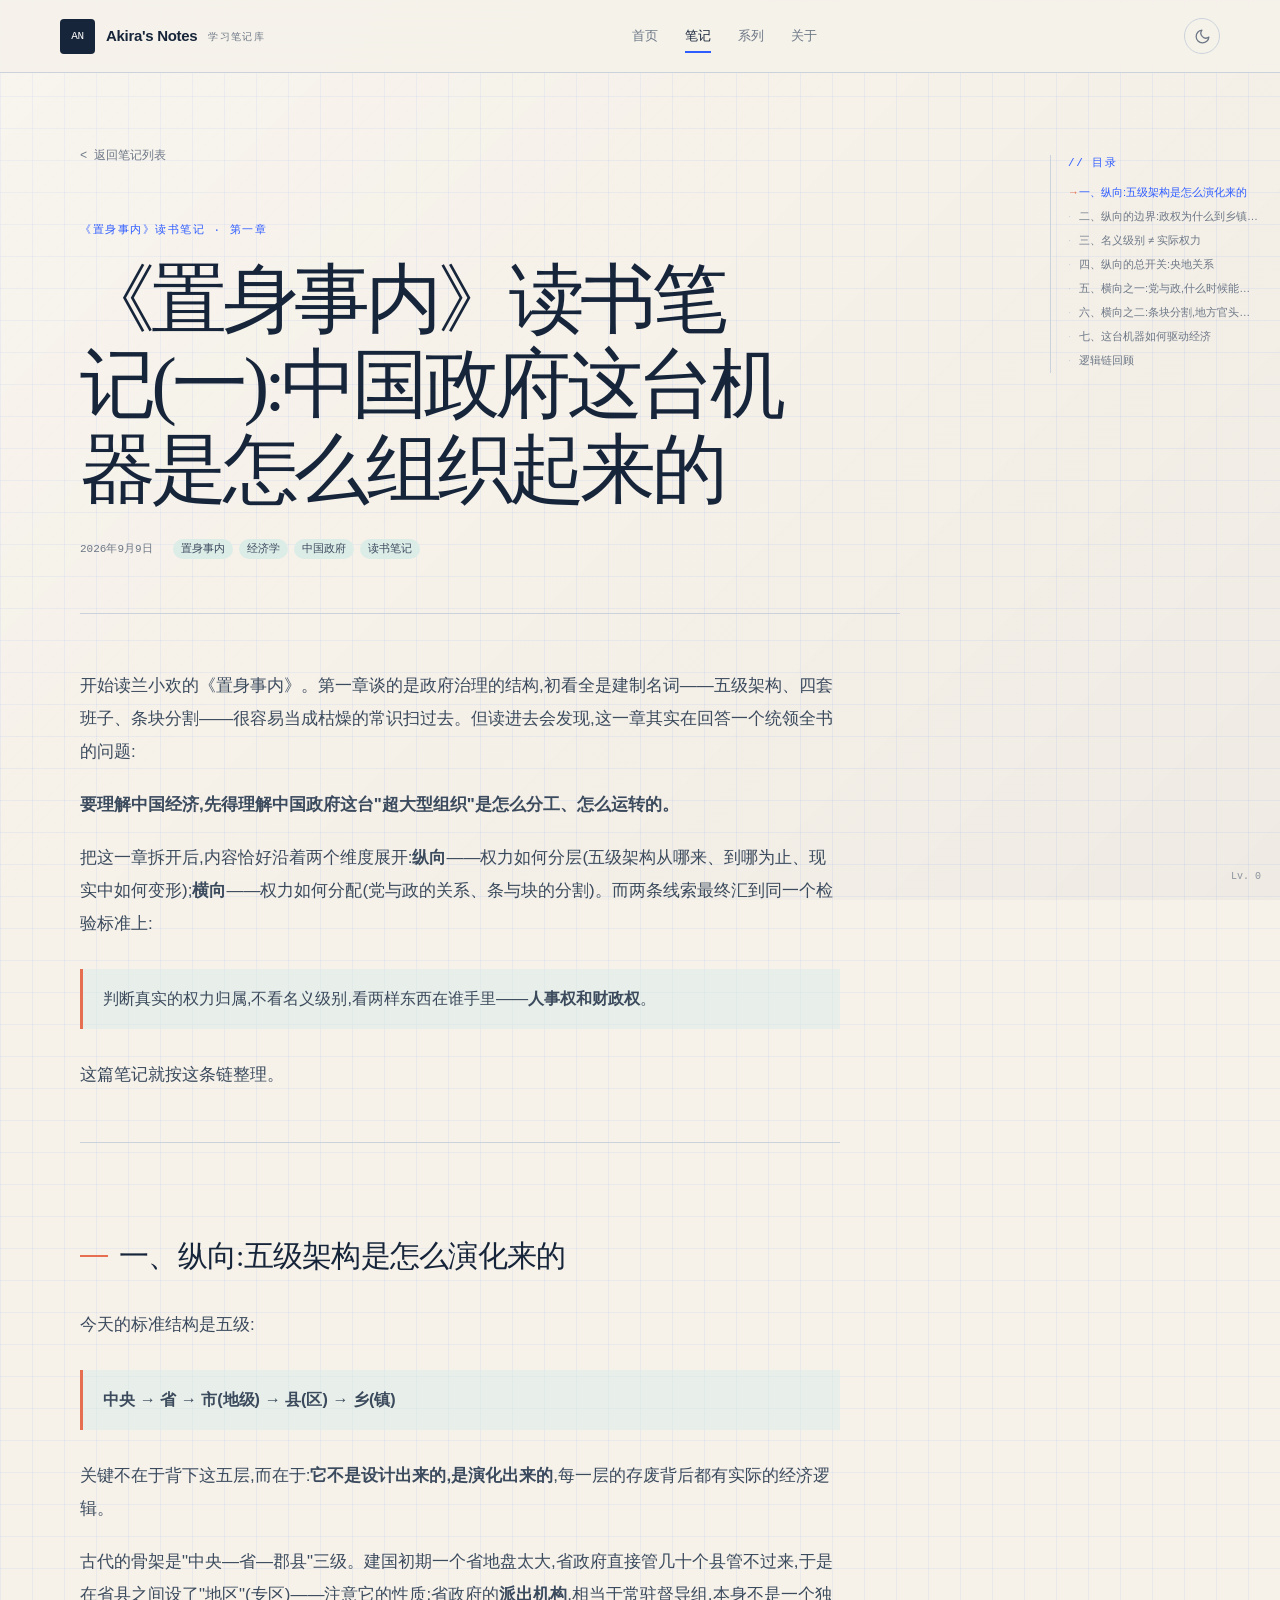
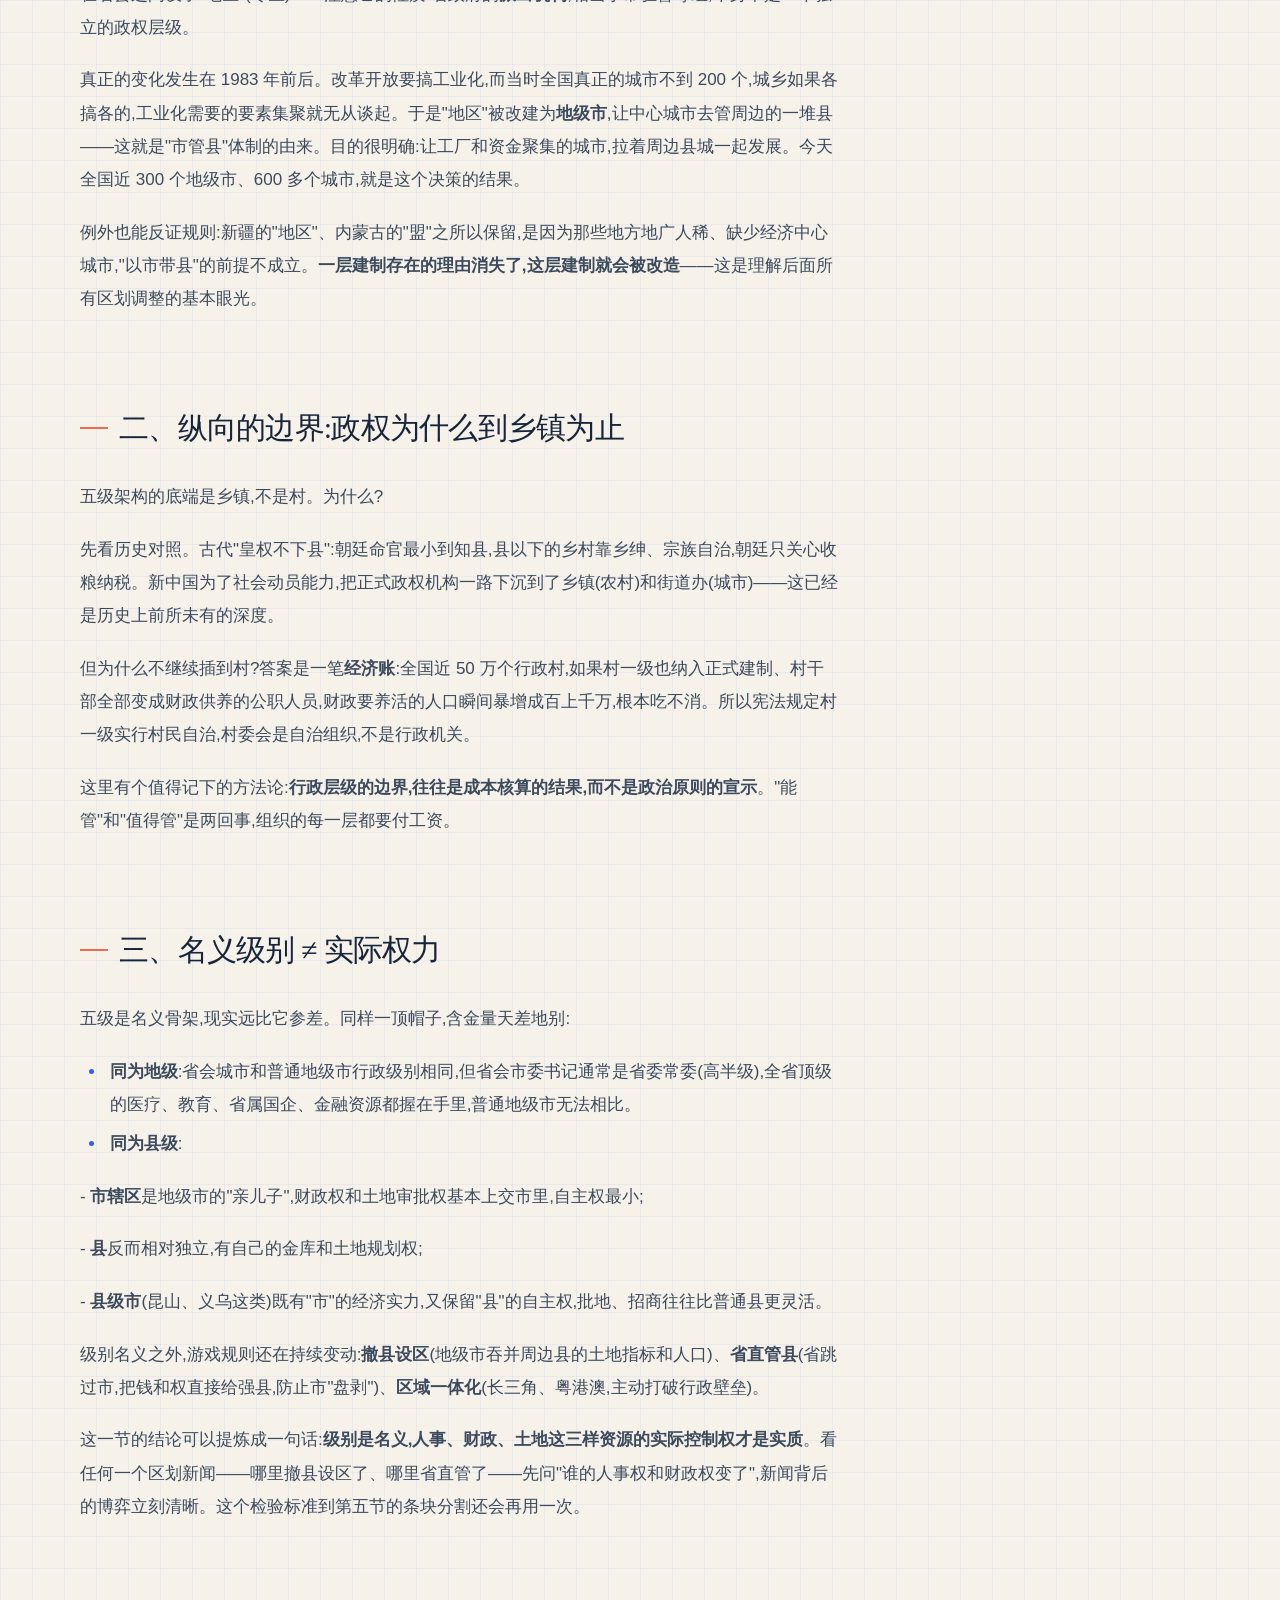
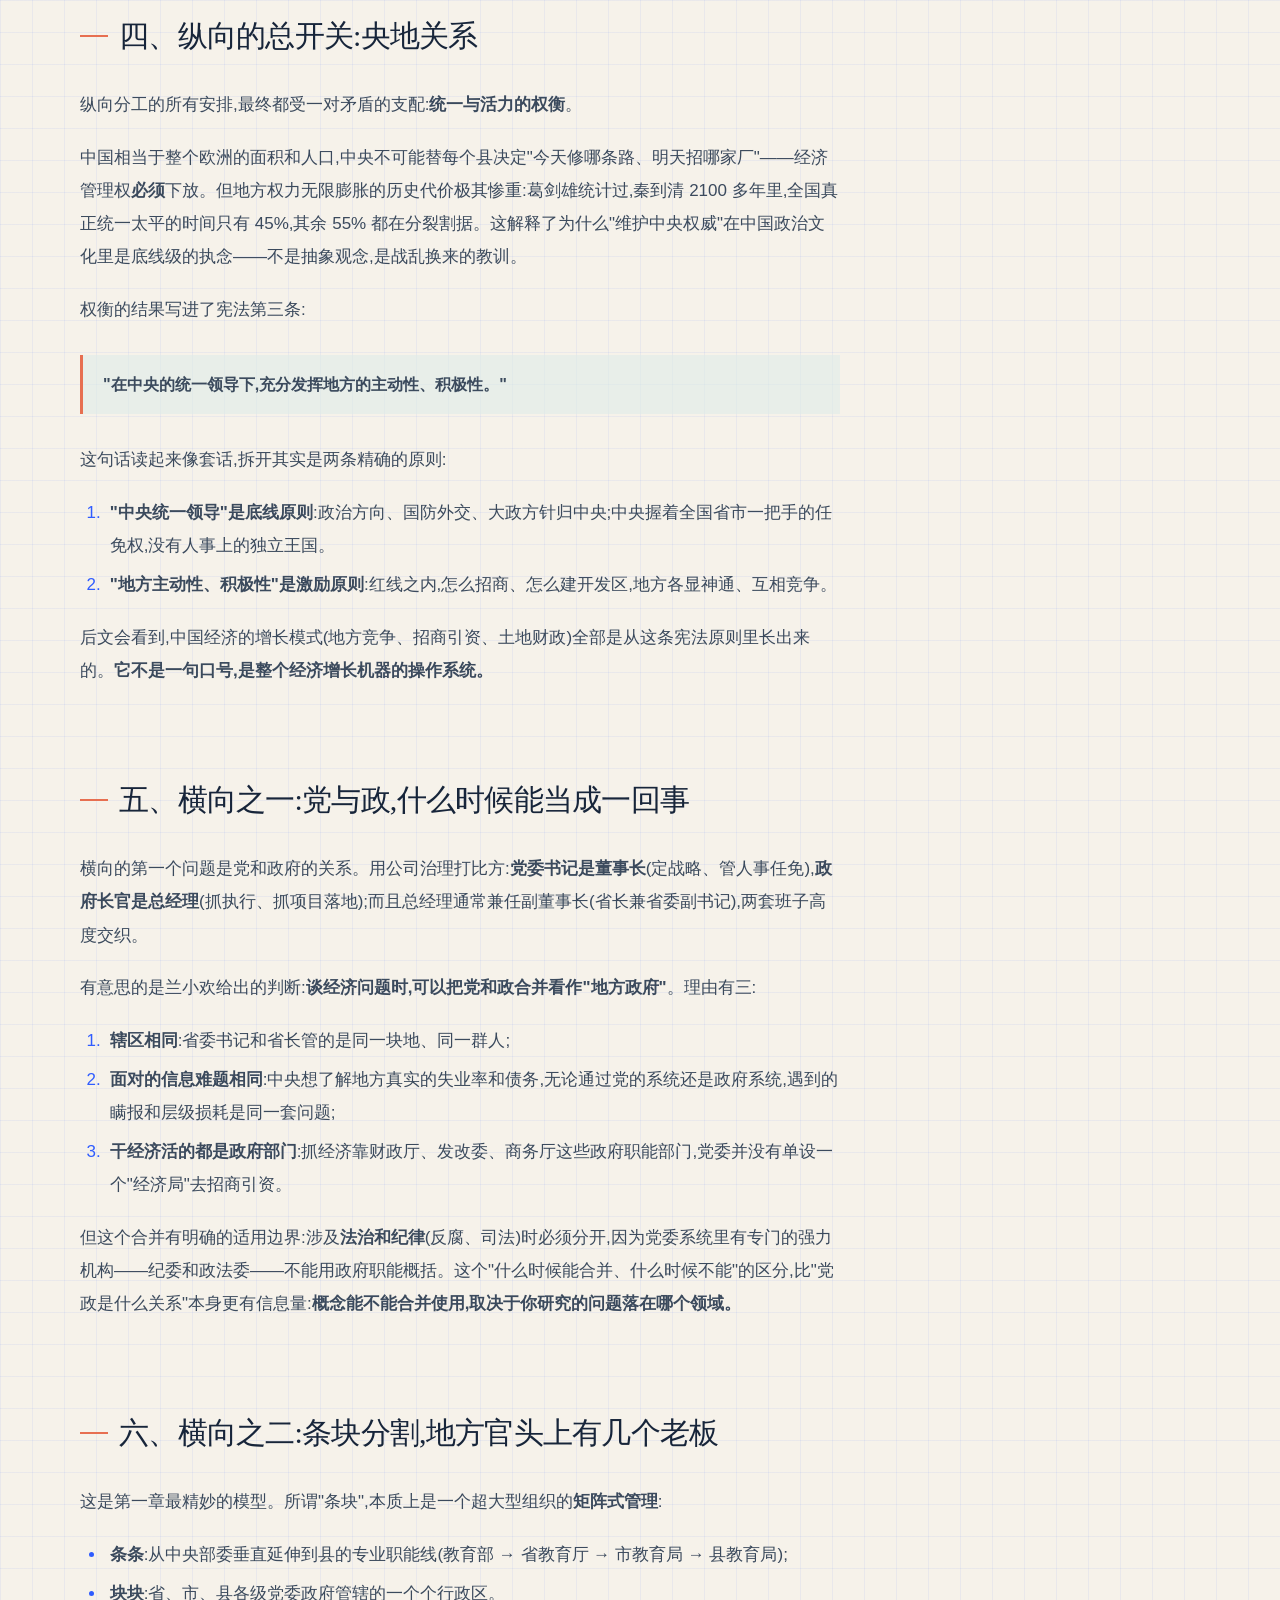
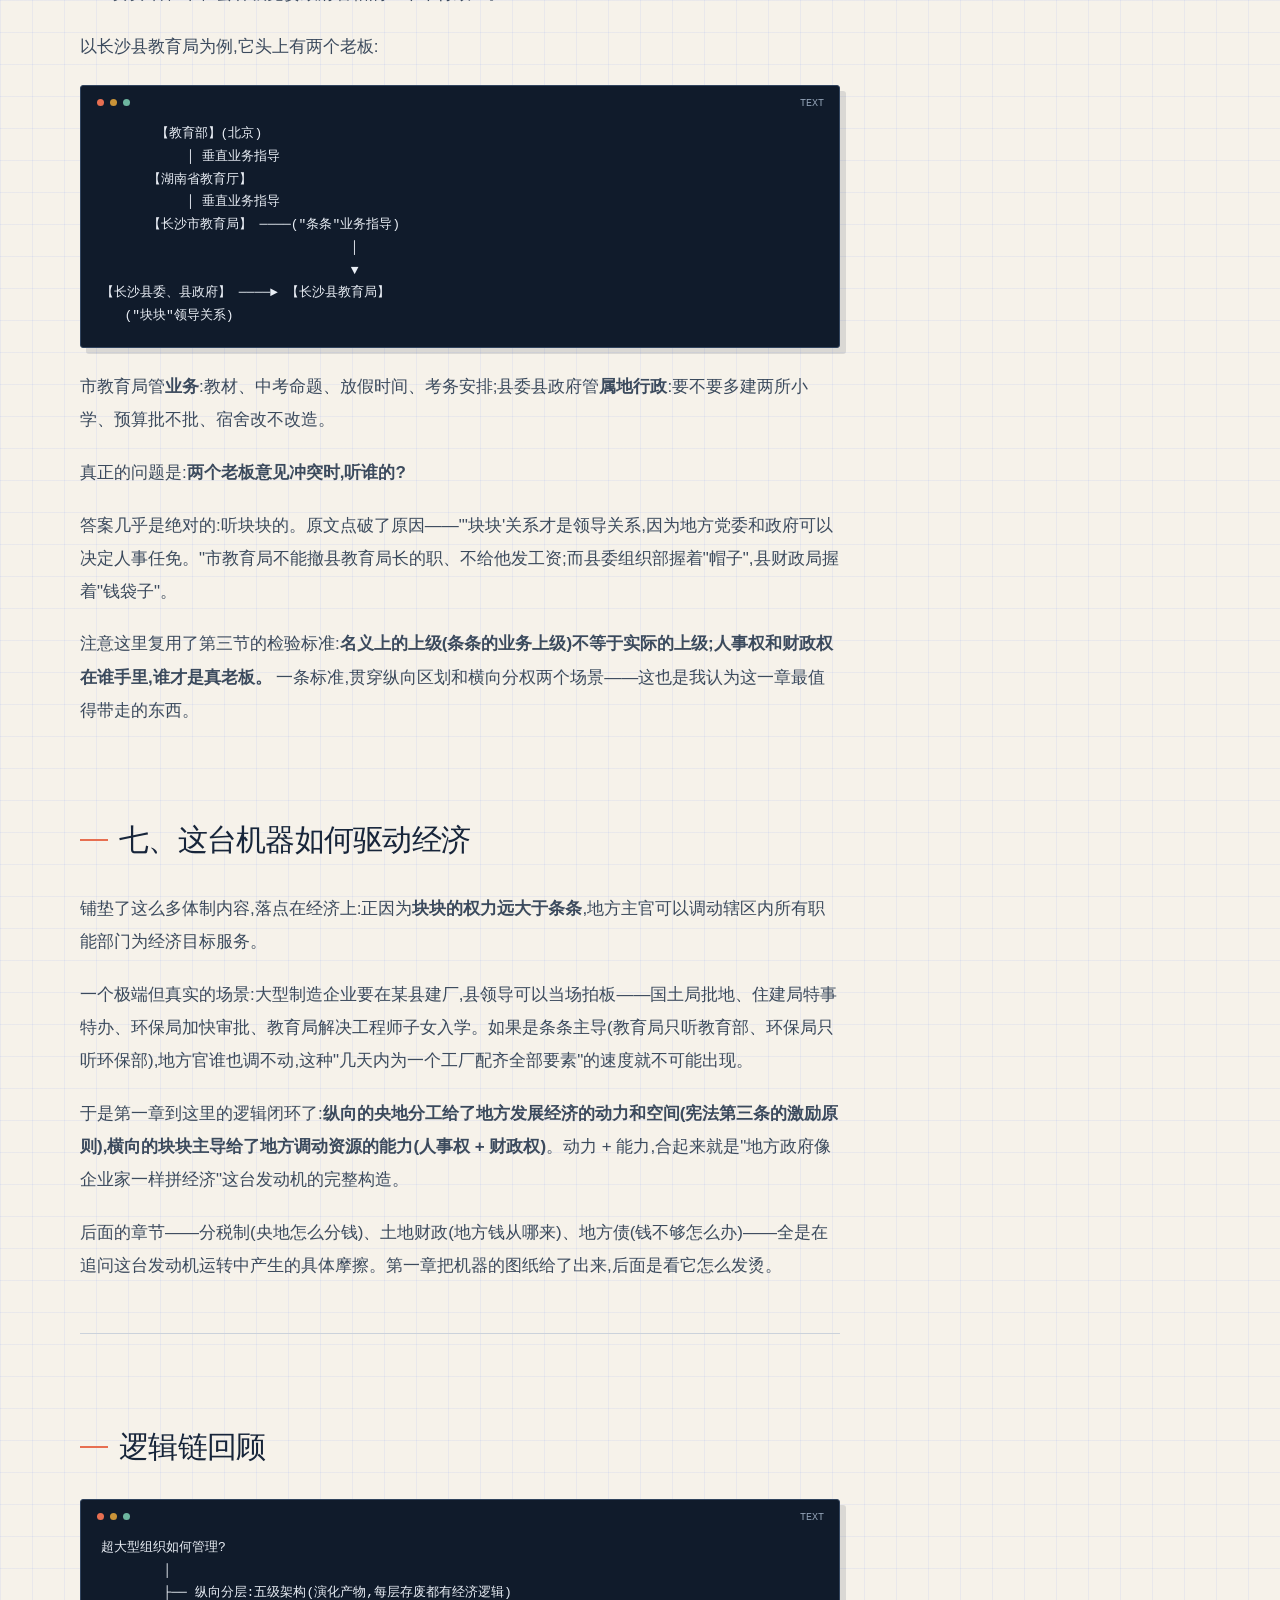
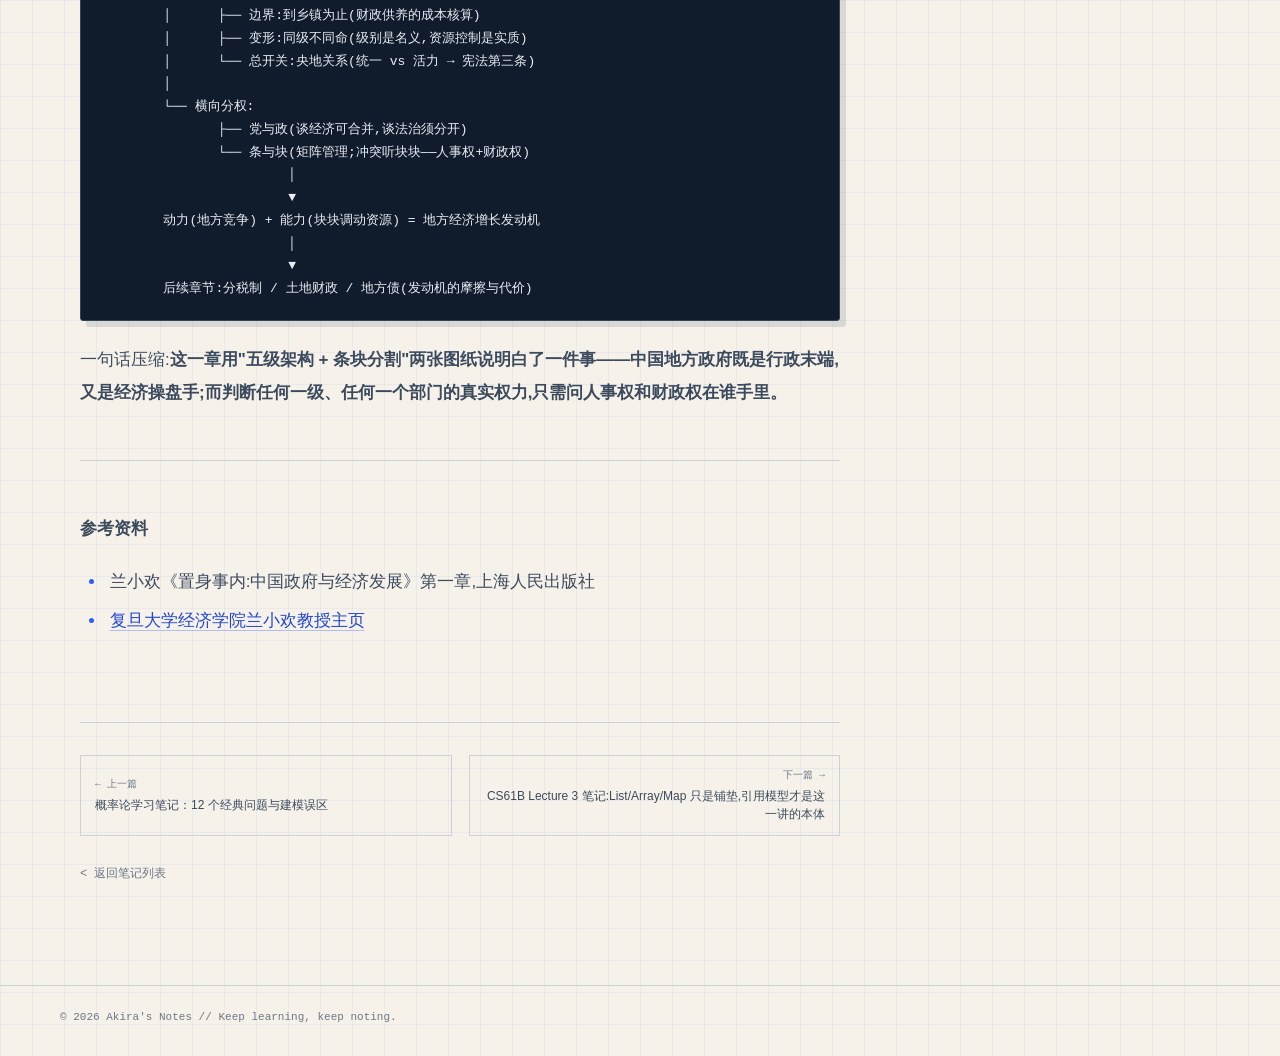
<file: posts/zhishenshinei-1.html>
<!DOCTYPE html>
<html lang="zh-CN">
<head>
    <meta charset="UTF-8">
    <meta name="viewport" content="width=device-width, initial-scale=1.0">
    <meta name="description" content="《置身事内》读书笔记(一):中国政府这台机器是怎么组织起来的">
    <meta name="theme-color" content="#f6f2ea">
    <title>《置身事内》读书笔记(一):中国政府这台机器是怎么组织起来的 - Akira's Notes</title>
    <link rel="stylesheet" href="../assets/css/style.css">
    <link rel="icon" href="../assets/images/favicon.png">
    <script>
        (function () {
            try {
                var t = localStorage.getItem('theme');
                if (!t) t = window.matchMedia('(prefers-color-scheme: dark)').matches ? 'dark' : 'light';
                document.documentElement.dataset.theme = t;
            } catch (e) {}
        })();
    </script>
</head>
<body>
    <nav class="navbar" id="navbar">
        <div class="container">
            <div class="logo">
                <a href="../index.html">Akira's Notes<span class="logo-sub">学习笔记库</span></a>
            </div>
            <ul class="nav-menu">
                <li><a href="../index.html#home">首页</a></li>
                <li><a href="../index.html#posts" class="active">笔记</a></li>
                <li><a href="../index.html#series">系列</a></li>
                <li><a href="../index.html#about">关于</a></li>
            </ul>
            <button class="theme-toggle" id="themeToggle" type="button" title="切换白天 / 夜晚">
                <svg class="icon-moon" viewBox="0 0 24 24" fill="none" stroke="currentColor" stroke-width="1.8" stroke-linecap="round" stroke-linejoin="round">
                    <path d="M21 12.8A9 9 0 1 1 11.2 3a7 7 0 0 0 9.8 9.8z"/>
                </svg>
                <svg class="icon-sun" viewBox="0 0 24 24" fill="none" stroke="currentColor" stroke-width="1.8" stroke-linecap="round" stroke-linejoin="round">
                    <circle cx="12" cy="12" r="4"/>
                    <path d="M12 2v2M12 20v2M2 12h2M20 12h2M4.9 4.9l1.4 1.4M17.7 17.7l1.4 1.4M19.1 4.9l-1.4 1.4M6.3 17.7l-1.4 1.4"/>
                </svg>
            </button>
            <div class="hamburger">
                <span></span>
                <span></span>
                <span></span>
            </div>
        </div>
    </nav>

    <article class="article-page">
        <div class="article-container">
            <a href="../index.html#posts" class="back-link">&lt; 返回笔记列表</a>
            <header class="article-header">
                <div class="article-series">《置身事内》读书笔记 · 第一章</div>
                <h1>《置身事内》读书笔记(一):中国政府这台机器是怎么组织起来的</h1>
                <div class="article-meta">
                    <span class="post-date">2026年9月9日</span>
                    <div class="post-tags">
                        <span class="tag-chip">置身事内</span><span class="tag-chip">经济学</span><span class="tag-chip">中国政府</span><span class="tag-chip">读书笔记</span>
                    </div>
                </div>
            </header>
            <div class="article-body">
<p>开始读兰小欢的《置身事内》。第一章谈的是政府治理的结构,初看全是建制名词——五级架构、四套班子、条块分割——很容易当成枯燥的常识扫过去。但读进去会发现,这一章其实在回答一个统领全书的问题:</p>
<p><strong>要理解中国经济,先得理解中国政府这台"超大型组织"是怎么分工、怎么运转的。</strong></p>
<p>把这一章拆开后,内容恰好沿着两个维度展开:<strong>纵向</strong>——权力如何分层(五级架构从哪来、到哪为止、现实中如何变形);<strong>横向</strong>——权力如何分配(党与政的关系、条与块的分割)。而两条线索最终汇到同一个检验标准上:</p>
<blockquote>判断真实的权力归属,不看名义级别,看两样东西在谁手里——<strong>人事权和财政权</strong>。</blockquote>
<p>这篇笔记就按这条链整理。</p>
<hr>
<h2>一、纵向:五级架构是怎么演化来的</h2>
<p>今天的标准结构是五级:</p>
<blockquote><strong>中央 → 省 → 市(地级) → 县(区) → 乡(镇)</strong></blockquote>
<p>关键不在于背下这五层,而在于:<strong>它不是设计出来的,是演化出来的</strong>,每一层的存废背后都有实际的经济逻辑。</p>
<p>古代的骨架是"中央—省—郡县"三级。建国初期一个省地盘太大,省政府直接管几十个县管不过来,于是在省县之间设了"地区"(专区)——注意它的性质:省政府的<strong>派出机构</strong>,相当于常驻督导组,本身不是一个独立的政权层级。</p>
<p>真正的变化发生在 1983 年前后。改革开放要搞工业化,而当时全国真正的城市不到 200 个,城乡如果各搞各的,工业化需要的要素集聚就无从谈起。于是"地区"被改建为<strong>地级市</strong>,让中心城市去管周边的一堆县——这就是"市管县"体制的由来。目的很明确:让工厂和资金聚集的城市,拉着周边县城一起发展。今天全国近 300 个地级市、600 多个城市,就是这个决策的结果。</p>
<p>例外也能反证规则:新疆的"地区"、内蒙古的"盟"之所以保留,是因为那些地方地广人稀、缺少经济中心城市,"以市带县"的前提不成立。<strong>一层建制存在的理由消失了,这层建制就会被改造</strong>——这是理解后面所有区划调整的基本眼光。</p>
<h2>二、纵向的边界:政权为什么到乡镇为止</h2>
<p>五级架构的底端是乡镇,不是村。为什么?</p>
<p>先看历史对照。古代"皇权不下县":朝廷命官最小到知县,县以下的乡村靠乡绅、宗族自治,朝廷只关心收粮纳税。新中国为了社会动员能力,把正式政权机构一路下沉到了乡镇(农村)和街道办(城市)——这已经是历史上前所未有的深度。</p>
<p>但为什么不继续插到村?答案是一笔<strong>经济账</strong>:全国近 50 万个行政村,如果村一级也纳入正式建制、村干部全部变成财政供养的公职人员,财政要养活的人口瞬间暴增成百上千万,根本吃不消。所以宪法规定村一级实行村民自治,村委会是自治组织,不是行政机关。</p>
<p>这里有个值得记下的方法论:<strong>行政层级的边界,往往是成本核算的结果,而不是政治原则的宣示</strong>。"能管"和"值得管"是两回事,组织的每一层都要付工资。</p>
<h2>三、名义级别 ≠ 实际权力</h2>
<p>五级是名义骨架,现实远比它参差。同样一顶帽子,含金量天差地别:</p>
<ul>
<li><strong>同为地级</strong>:省会城市和普通地级市行政级别相同,但省会市委书记通常是省委常委(高半级),全省顶级的医疗、教育、省属国企、金融资源都握在手里,普通地级市无法相比。</li>
<li><strong>同为县级</strong>:</li>
</ul>
<p>  - <strong>市辖区</strong>是地级市的"亲儿子",财政权和土地审批权基本上交市里,自主权最小;</p>
<p>  - <strong>县</strong>反而相对独立,有自己的金库和土地规划权;</p>
<p>  - <strong>县级市</strong>(昆山、义乌这类)既有"市"的经济实力,又保留"县"的自主权,批地、招商往往比普通县更灵活。</p>
<p>级别名义之外,游戏规则还在持续变动:<strong>撤县设区</strong>(地级市吞并周边县的土地指标和人口)、<strong>省直管县</strong>(省跳过市,把钱和权直接给强县,防止市"盘剥")、<strong>区域一体化</strong>(长三角、粤港澳,主动打破行政壁垒)。</p>
<p>这一节的结论可以提炼成一句话:<strong>级别是名义,人事、财政、土地这三样资源的实际控制权才是实质</strong>。看任何一个区划新闻——哪里撤县设区了、哪里省直管了——先问"谁的人事权和财政权变了",新闻背后的博弈立刻清晰。这个检验标准到第五节的条块分割还会再用一次。</p>
<h2>四、纵向的总开关:央地关系</h2>
<p>纵向分工的所有安排,最终都受一对矛盾的支配:<strong>统一与活力的权衡</strong>。</p>
<p>中国相当于整个欧洲的面积和人口,中央不可能替每个县决定"今天修哪条路、明天招哪家厂"——经济管理权<strong>必须</strong>下放。但地方权力无限膨胀的历史代价极其惨重:葛剑雄统计过,秦到清 2100 多年里,全国真正统一太平的时间只有 45%,其余 55% 都在分裂割据。这解释了为什么"维护中央权威"在中国政治文化里是底线级的执念——不是抽象观念,是战乱换来的教训。</p>
<p>权衡的结果写进了宪法第三条:</p>
<blockquote><strong>"在中央的统一领导下,充分发挥地方的主动性、积极性。"</strong></blockquote>
<p>这句话读起来像套话,拆开其实是两条精确的原则:</p>
<ol>
<li><strong>"中央统一领导"是底线原则</strong>:政治方向、国防外交、大政方针归中央;中央握着全国省市一把手的任免权,没有人事上的独立王国。</li>
<li><strong>"地方主动性、积极性"是激励原则</strong>:红线之内,怎么招商、怎么建开发区,地方各显神通、互相竞争。</li>
</ol>
<p>后文会看到,中国经济的增长模式(地方竞争、招商引资、土地财政)全部是从这条宪法原则里长出来的。<strong>它不是一句口号,是整个经济增长机器的操作系统。</strong></p>
<h2>五、横向之一:党与政,什么时候能当成一回事</h2>
<p>横向的第一个问题是党和政府的关系。用公司治理打比方:<strong>党委书记是董事长</strong>(定战略、管人事任免),<strong>政府长官是总经理</strong>(抓执行、抓项目落地);而且总经理通常兼任副董事长(省长兼省委副书记),两套班子高度交织。</p>
<p>有意思的是兰小欢给出的判断:<strong>谈经济问题时,可以把党和政合并看作"地方政府"</strong>。理由有三:</p>
<ol>
<li><strong>辖区相同</strong>:省委书记和省长管的是同一块地、同一群人;</li>
<li><strong>面对的信息难题相同</strong>:中央想了解地方真实的失业率和债务,无论通过党的系统还是政府系统,遇到的瞒报和层级损耗是同一套问题;</li>
<li><strong>干经济活的都是政府部门</strong>:抓经济靠财政厅、发改委、商务厅这些政府职能部门,党委并没有单设一个"经济局"去招商引资。</li>
</ol>
<p>但这个合并有明确的适用边界:涉及<strong>法治和纪律</strong>(反腐、司法)时必须分开,因为党委系统里有专门的强力机构——纪委和政法委——不能用政府职能概括。这个"什么时候能合并、什么时候不能"的区分,比"党政是什么关系"本身更有信息量:<strong>概念能不能合并使用,取决于你研究的问题落在哪个领域。</strong></p>
<h2>六、横向之二:条块分割,地方官头上有几个老板</h2>
<p>这是第一章最精妙的模型。所谓"条块",本质上是一个超大型组织的<strong>矩阵式管理</strong>:</p>
<ul>
<li><strong>条条</strong>:从中央部委垂直延伸到县的专业职能线(教育部 → 省教育厅 → 市教育局 → 县教育局);</li>
<li><strong>块块</strong>:省、市、县各级党委政府管辖的一个个行政区。</li>
</ul>
<p>以长沙县教育局为例,它头上有两个老板:</p>
<pre class="code-block"><div class="code-lang">text</div><code>       【教育部】(北京)
           │ 垂直业务指导
      【湖南省教育厅】
           │ 垂直业务指导
      【长沙市教育局】 ────("条条"业务指导)
                                │
                                ▼
【长沙县委、县政府】 ────► 【长沙县教育局】
   ("块块"领导关系)</code></pre>
<p>市教育局管<strong>业务</strong>:教材、中考命题、放假时间、考务安排;县委县政府管<strong>属地行政</strong>:要不要多建两所小学、预算批不批、宿舍改不改造。</p>
<p>真正的问题是:<strong>两个老板意见冲突时,听谁的?</strong></p>
<p>答案几乎是绝对的:听块块的。原文点破了原因——"'块块'关系才是领导关系,因为地方党委和政府可以决定人事任免。"市教育局不能撤县教育局长的职、不给他发工资;而县委组织部握着"帽子",县财政局握着"钱袋子"。</p>
<p>注意这里复用了第三节的检验标准:<strong>名义上的上级(条条的业务上级)不等于实际的上级;人事权和财政权在谁手里,谁才是真老板。</strong> 一条标准,贯穿纵向区划和横向分权两个场景——这也是我认为这一章最值得带走的东西。</p>
<h2>七、这台机器如何驱动经济</h2>
<p>铺垫了这么多体制内容,落点在经济上:正因为<strong>块块的权力远大于条条</strong>,地方主官可以调动辖区内所有职能部门为经济目标服务。</p>
<p>一个极端但真实的场景:大型制造企业要在某县建厂,县领导可以当场拍板——国土局批地、住建局特事特办、环保局加快审批、教育局解决工程师子女入学。如果是条条主导(教育局只听教育部、环保局只听环保部),地方官谁也调不动,这种"几天内为一个工厂配齐全部要素"的速度就不可能出现。</p>
<p>于是第一章到这里的逻辑闭环了:<strong>纵向的央地分工给了地方发展经济的动力和空间(宪法第三条的激励原则),横向的块块主导给了地方调动资源的能力(人事权 + 财政权)</strong>。动力 + 能力,合起来就是"地方政府像企业家一样拼经济"这台发动机的完整构造。</p>
<p>后面的章节——分税制(央地怎么分钱)、土地财政(地方钱从哪来)、地方债(钱不够怎么办)——全是在追问这台发动机运转中产生的具体摩擦。第一章把机器的图纸给了出来,后面是看它怎么发烫。</p>
<hr>
<h2>逻辑链回顾</h2>
<pre class="code-block"><div class="code-lang">text</div><code>超大型组织如何管理?
        │
        ├── 纵向分层:五级架构(演化产物,每层存废都有经济逻辑)
        │      ├── 边界:到乡镇为止(财政供养的成本核算)
        │      ├── 变形:同级不同命(级别是名义,资源控制是实质)
        │      └── 总开关:央地关系(统一 vs 活力 → 宪法第三条)
        │
        └── 横向分权:
               ├── 党与政(谈经济可合并,谈法治须分开)
               └── 条与块(矩阵管理;冲突听块块——人事权+财政权)
                        │
                        ▼
        动力(地方竞争) + 能力(块块调动资源) = 地方经济增长发动机
                        │
                        ▼
        后续章节:分税制 / 土地财政 / 地方债(发动机的摩擦与代价)</code></pre>
<p>一句话压缩:<strong>这一章用"五级架构 + 条块分割"两张图纸说明白了一件事——中国地方政府既是行政末端,又是经济操盘手;而判断任何一级、任何一个部门的真实权力,只需问人事权和财政权在谁手里。</strong></p>
<hr>
<p><strong>参考资料</strong></p>
<ul>
<li>兰小欢《置身事内:中国政府与经济发展》第一章,上海人民出版社</li>
<li><a href="https://econ.fudan.edu.cn/info/1072/10276.htm" target="_blank" rel="noopener">复旦大学经济学院兰小欢教授主页</a></li>
</ul>

            </div>
            <footer class="article-footer">
                <div id="articleNav"></div>
                <a href="../index.html#posts" class="back-link">&lt; 返回笔记列表</a>
            </footer>
        </div>
    </article>

    <footer class="footer">
        <div class="container">
            <p>&copy; 2026 Akira's Notes // Keep learning, keep noting.</p>
        </div>
    </footer>

    <script src="../assets/js/posts-data.js"></script>
    <script>
        (function () {
            var b = document.getElementById('themeToggle');
            var meta = document.querySelector('meta[name="theme-color"]');
            if (b) b.addEventListener('click', function () {
                var n = document.documentElement.dataset.theme === 'dark' ? 'light' : 'dark';
                document.documentElement.dataset.theme = n;
                if (meta) meta.setAttribute('content', n === 'dark' ? '#000000' : '#f6f2ea');
                try { localStorage.setItem('theme', n); } catch (e) {}
            });
        })();
    </script>
    <script src="../assets/js/article.js"></script>
</body>
</html>
</file>
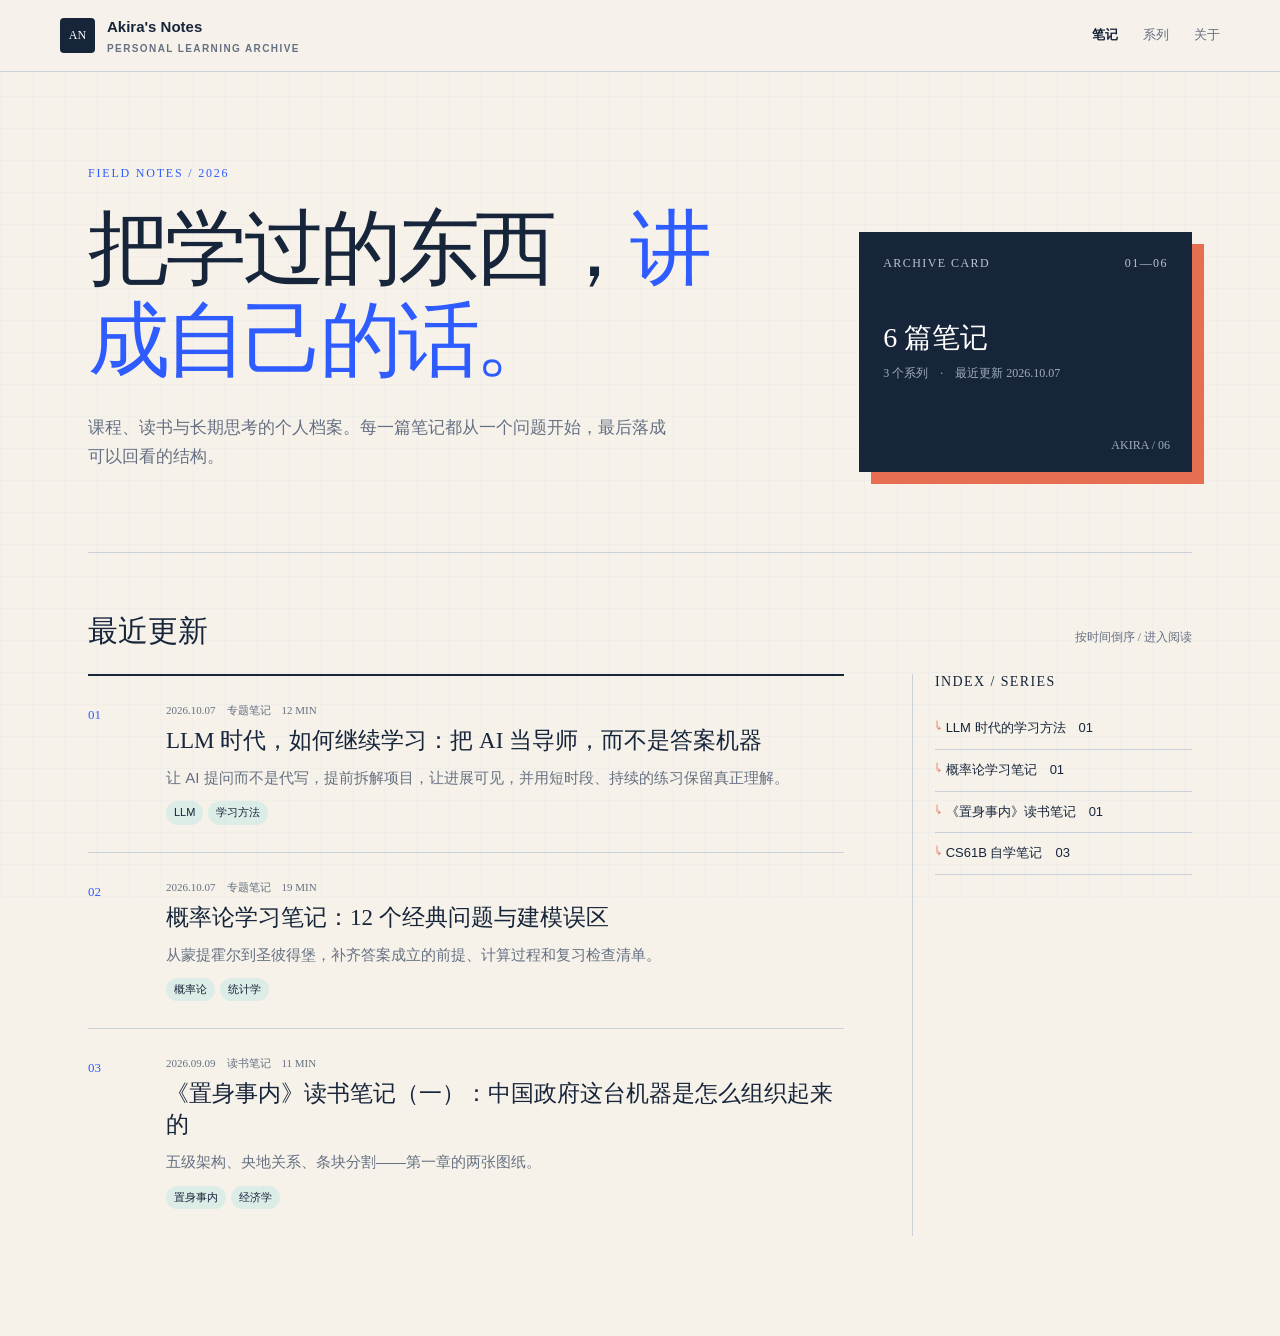
<file: design/redesign-2026-10/blueprint.html>
<!doctype html>
<html lang="zh-CN">
<head>
<meta charset="utf-8"><meta name="viewport" content="width=device-width,initial-scale=1">
<title>蓝晒索引 · Akira's Notes</title>
<style>
:root{--paper:#f6f2ea;--ink:#17253a;--muted:#657082;--blue:#2f5cff;--coral:#e76f51;--mint:#dcece7;--line:#cad1da}*{box-sizing:border-box}body{margin:0;background:var(--paper);color:var(--ink);font:15px/1.75 Arial,"PingFang SC",sans-serif}body:before{content:"";position:fixed;inset:0;pointer-events:none;opacity:.38;background:linear-gradient(rgba(47,92,255,.07) 1px,transparent 1px),linear-gradient(90deg,rgba(47,92,255,.07) 1px,transparent 1px);background-size:32px 32px}a{color:inherit;text-decoration:none}.nav{height:72px;border-bottom:1px solid var(--line);display:flex;align-items:center;justify-content:space-between;padding:0 max(28px,calc((100% - 1160px)/2));background:rgba(246,242,234,.86);position:relative}.brand{display:flex;gap:12px;align-items:center;font-weight:800}.mark{display:grid;place-items:center;width:35px;height:35px;background:var(--ink);color:#fff;font:12px ui-monospace;border-radius:4px}.brand small{display:block;color:var(--muted);font-size:10px;letter-spacing:.14em;text-transform:uppercase}.navlinks{display:flex;gap:25px;color:var(--muted);font-size:13px}.navlinks a:first-child{color:var(--ink);font-weight:bold}.wrap{max-width:1160px;margin:auto;padding:0 28px}.hero{display:grid;grid-template-columns:1.35fr .65fr;gap:80px;padding:94px 0 80px;align-items:end}.eyebrow{color:var(--blue);font:12px ui-monospace;letter-spacing:.15em}.hero h1{font:clamp(44px,6.5vw,82px)/1.12 Georgia,"Songti SC",serif;letter-spacing:-.055em;margin:22px 0 26px;max-width:720px}.hero h1 em{color:var(--blue);font-style:normal}.hero p{max-width:580px;font-size:17px;color:var(--muted);margin:0}.archive{background:var(--ink);color:#fff;padding:24px;min-height:240px;position:relative;box-shadow:12px 12px 0 var(--coral)}.archive:after{content:"AKIRA / 06";position:absolute;right:22px;bottom:19px;color:#9eacbe;font:12px ui-monospace}.archive-head{display:flex;justify-content:space-between;font:12px ui-monospace;letter-spacing:.12em;color:#b8c4d4}.stats{font:28px/1.35 Georgia,serif;margin-top:48px}.stats span{display:block;color:#9eacbe;font:12px ui-monospace;margin-top:8px}.section{padding:58px 0 100px;border-top:1px solid var(--line)}.section-head{display:flex;justify-content:space-between;align-items:baseline;margin-bottom:22px}.section-head h2{font:30px Georgia,serif;margin:0}.section-head small{font:12px ui-monospace;color:var(--muted)}.columns{display:grid;grid-template-columns:minmax(0,1fr) 280px;gap:68px}.note{display:grid;grid-template-columns:56px 1fr;gap:22px;padding:27px 0;border-top:1px solid var(--line)}.note:first-child{border-top:2px solid var(--ink)}.num{color:var(--blue);font:13px ui-monospace;padding-top:4px}.note h3{font:23px/1.35 Georgia,"Songti SC",serif;margin:0 0 9px}.note p{margin:0;color:var(--muted)}.meta{color:var(--muted);font:11px ui-monospace;margin-bottom:7px}.chip{display:inline-block;padding:2px 8px;background:var(--mint);color:var(--ink);border-radius:20px;font-size:11px;margin:10px 5px 0 0}.aside{border-left:1px solid var(--line);padding-left:22px}.aside h3{font:14px ui-monospace;letter-spacing:.1em;margin:0 0 18px}.aside a{display:block;padding:9px 0;border-bottom:1px solid var(--line);font-size:13px}.aside a:before{content:"↳ ";color:var(--coral)}@media(max-width:760px){.nav{height:62px;padding:0 18px}.navlinks{gap:12px;font-size:11px}.navlinks a:nth-child(n+3){display:none}.wrap{padding:0 18px}.hero{display:block;padding:64px 0 58px}.hero h1{font-size:52px}.archive{margin-top:48px}.columns{display:block}.aside{margin-top:42px;padding:20px 0 0;border-left:0;border-top:1px solid var(--line)}.note{grid-template-columns:38px 1fr;gap:12px}.note h3{font-size:20px}}
</style></head><body>
<nav class="nav"><a class="brand" href="#"><span class="mark">AN</span><span>Akira's Notes<small>personal learning archive</small></span></a><div class="navlinks"><a href="#notes">笔记</a><a href="#series">系列</a><a href="#about">关于</a></div></nav>
<main class="wrap"><section class="hero"><div><div class="eyebrow">FIELD NOTES / 2026</div><h1>把学过的东西，<em>讲成自己的话。</em></h1><p>课程、读书与长期思考的个人档案。每一篇笔记都从一个问题开始，最后落成可以回看的结构。</p></div><aside class="archive"><div class="archive-head"><span>ARCHIVE CARD</span><span>01—06</span></div><div class="stats">6 篇笔记<span>3 个系列　·　最近更新 2026.10.07</span></div></aside></section>
<section class="section" id="notes"><div class="section-head"><h2>最近更新</h2><small>按时间倒序 / 进入阅读</small></div><div class="columns"><div><article class="note"><div class="num">01</div><div><div class="meta">2026.10.07　专题笔记　12 MIN</div><h3><a href="#">LLM 时代，如何继续学习：把 AI 当导师，而不是答案机器</a></h3><p>让 AI 提问而不是代写，提前拆解项目，让进展可见，并用短时段、持续的练习保留真正理解。</p><span class="chip">LLM</span><span class="chip">学习方法</span></div></article><article class="note"><div class="num">02</div><div><div class="meta">2026.10.07　专题笔记　19 MIN</div><h3><a href="#">概率论学习笔记：12 个经典问题与建模误区</a></h3><p>从蒙提霍尔到圣彼得堡，补齐答案成立的前提、计算过程和复习检查清单。</p><span class="chip">概率论</span><span class="chip">统计学</span></div></article><article class="note"><div class="num">03</div><div><div class="meta">2026.09.09　读书笔记　11 MIN</div><h3><a href="#">《置身事内》读书笔记（一）：中国政府这台机器是怎么组织起来的</a></h3><p>五级架构、央地关系、条块分割——第一章的两张图纸。</p><span class="chip">置身事内</span><span class="chip">经济学</span></div></article></div><aside class="aside" id="series"><h3>INDEX / SERIES</h3><a href="#">LLM 时代的学习方法　01</a><a href="#">概率论学习笔记　01</a><a href="#">《置身事内》读书笔记　01</a><a href="#">CS61B 自学笔记　03</a></aside></div></section></main></body></html>
</file>
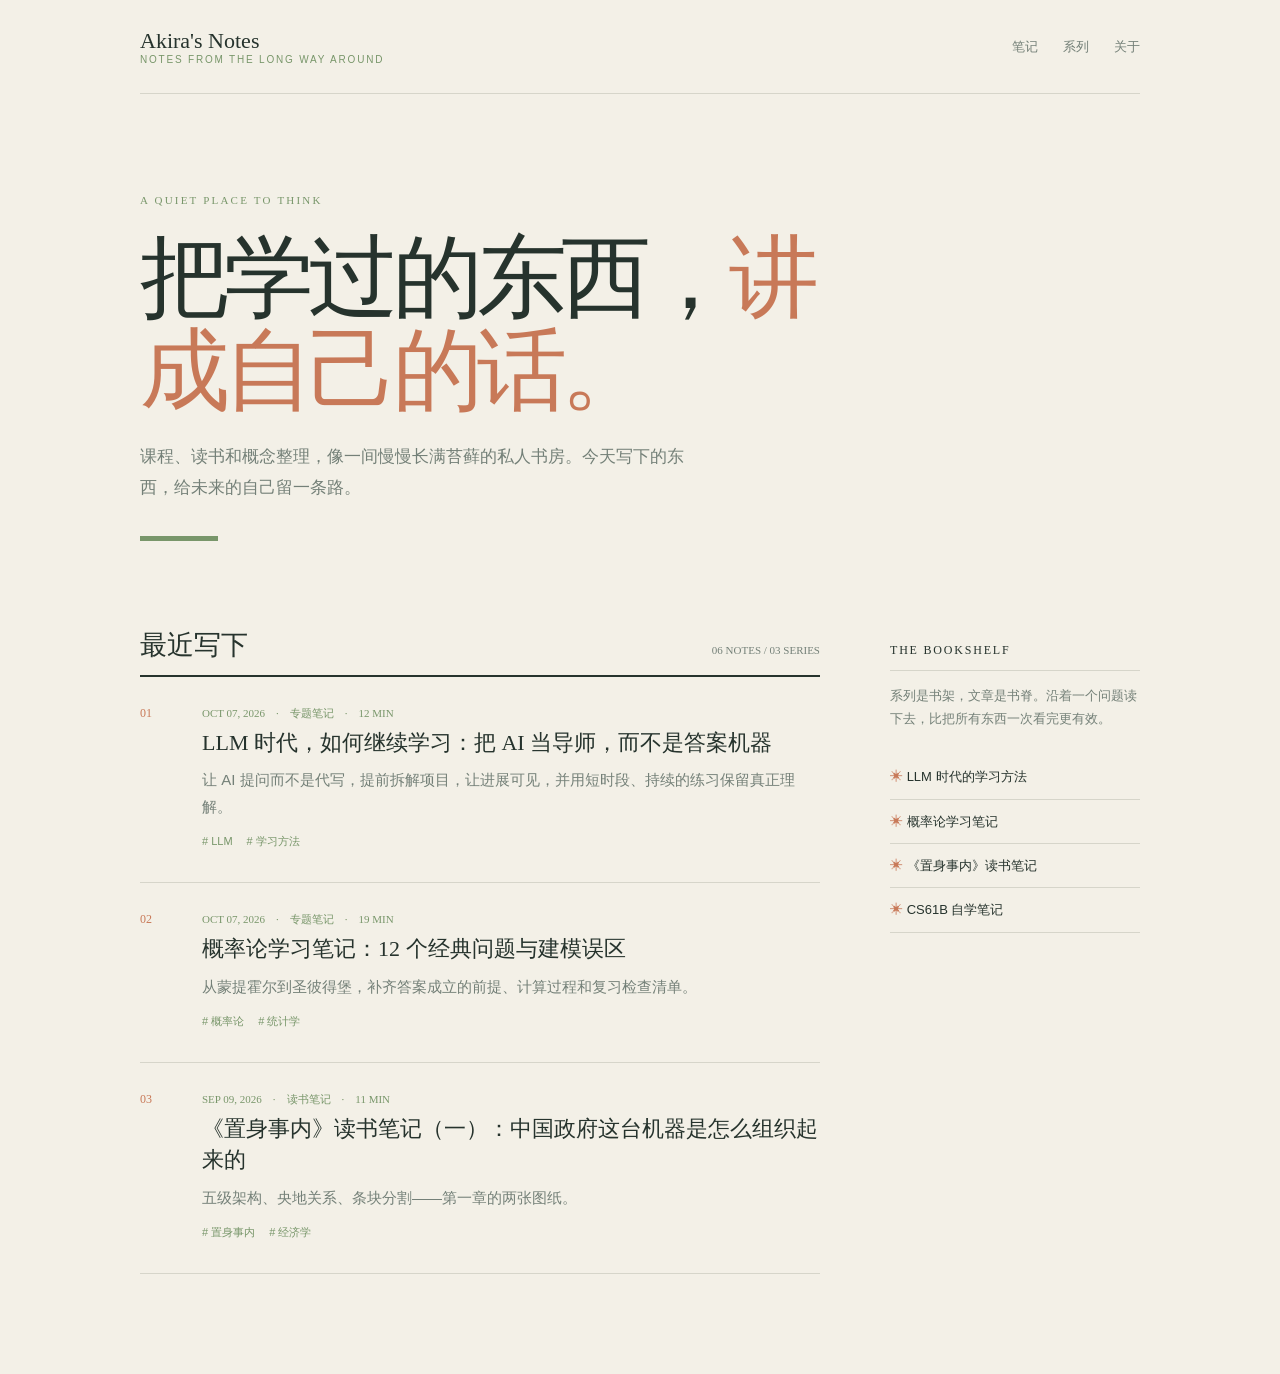
<file: design/redesign-2026-10/garden.html>
<!doctype html>
<html lang="zh-CN"><head><meta charset="utf-8"><meta name="viewport" content="width=device-width,initial-scale=1"><title>苔藓书房 · Akira's Notes</title><style>
:root{--bg:#f3f0e7;--ink:#26332d;--muted:#748078;--green:#78966a;--peach:#c87958;--line:#d6d5ca}*{box-sizing:border-box}body{margin:0;background:var(--bg);color:var(--ink);font:15px/1.8 Arial,"PingFang SC",sans-serif}a{color:inherit;text-decoration:none}.shell{max-width:1060px;margin:auto;padding:0 30px}.top{display:flex;justify-content:space-between;align-items:center;padding:28px 0;border-bottom:1px solid var(--line)}.logo{font:22px Georgia,serif}.logo small{font:10px Arial;display:block;color:var(--green);letter-spacing:.18em;text-transform:uppercase}.topnav{display:flex;gap:25px;color:var(--muted);font-size:13px}.hero{padding:100px 0 86px;max-width:730px}.hero .k{font:11px ui-monospace;color:var(--green);letter-spacing:.2em}.hero h1{font:clamp(54px,7vw,94px)/1.04 Georgia,"Songti SC",serif;font-weight:400;letter-spacing:-.065em;margin:25px 0}.hero h1 span{color:var(--peach)}.hero p{font-size:17px;color:var(--muted);max-width:560px}.rule{height:5px;background:var(--green);width:78px;margin-top:32px}.main{display:grid;grid-template-columns:1fr 250px;gap:70px;padding-bottom:100px}.heading{display:flex;justify-content:space-between;align-items:baseline;border-bottom:2px solid var(--ink);padding-bottom:12px}.heading h2{font:27px Georgia,serif;margin:0}.heading span{font:11px ui-monospace;color:var(--muted)}.book{display:grid;grid-template-columns:42px 1fr;gap:20px;padding:29px 0;border-bottom:1px solid var(--line)}.book-index{font:12px ui-monospace;color:var(--peach)}.book h3{font:22px/1.4 Georgia,"Songti SC",serif;font-weight:400;margin:0 0 8px}.book p{color:var(--muted);margin:0}.date{font:11px ui-monospace;color:var(--green);margin-bottom:7px}.tag{font-size:11px;color:var(--green);margin:12px 14px 0 0;display:inline-block}.side{padding-top:4px}.side h3{font:12px ui-monospace;letter-spacing:.15em;border-bottom:1px solid var(--line);padding-bottom:12px}.side p{color:var(--muted);font-size:13px}.side ul{margin:25px 0;padding:0;list-style:none}.side li{border-bottom:1px solid var(--line);padding:10px 0;font-size:13px}.side li:before{content:"✳ ";color:var(--peach)}@media(max-width:720px){.shell{padding:0 20px}.topnav a:nth-child(n+3){display:none}.hero{padding:70px 0 58px}.hero h1{font-size:58px}.main{display:block}.side{margin-top:48px;padding-top:25px;border-top:1px solid var(--line)}}
</style></head><body><div class="shell"><header class="top"><a class="logo" href="#">Akira's Notes<small>notes from the long way around</small></a><nav class="topnav"><a href="#">笔记</a><a href="#">系列</a><a href="#">关于</a></nav></header><section class="hero"><div class="k">A QUIET PLACE TO THINK</div><h1>把学过的东西，<span>讲成自己的话。</span></h1><p>课程、读书和概念整理，像一间慢慢长满苔藓的私人书房。今天写下的东西，给未来的自己留一条路。</p><div class="rule"></div></section><main class="main"><section><div class="heading"><h2>最近写下</h2><span>06 NOTES / 03 SERIES</span></div><article class="book"><div class="book-index">01</div><div><div class="date">OCT 07, 2026　·　专题笔记　·　12 MIN</div><h3><a href="#">LLM 时代，如何继续学习：把 AI 当导师，而不是答案机器</a></h3><p>让 AI 提问而不是代写，提前拆解项目，让进展可见，并用短时段、持续的练习保留真正理解。</p><span class="tag"># LLM</span><span class="tag"># 学习方法</span></div></article><article class="book"><div class="book-index">02</div><div><div class="date">OCT 07, 2026　·　专题笔记　·　19 MIN</div><h3><a href="#">概率论学习笔记：12 个经典问题与建模误区</a></h3><p>从蒙提霍尔到圣彼得堡，补齐答案成立的前提、计算过程和复习检查清单。</p><span class="tag"># 概率论</span><span class="tag"># 统计学</span></div></article><article class="book"><div class="book-index">03</div><div><div class="date">SEP 09, 2026　·　读书笔记　·　11 MIN</div><h3><a href="#">《置身事内》读书笔记（一）：中国政府这台机器是怎么组织起来的</a></h3><p>五级架构、央地关系、条块分割——第一章的两张图纸。</p><span class="tag"># 置身事内</span><span class="tag"># 经济学</span></div></article></section><aside class="side"><h3>THE BOOKSHELF</h3><p>系列是书架，文章是书脊。沿着一个问题读下去，比把所有东西一次看完更有效。</p><ul><li>LLM 时代的学习方法</li><li>概率论学习笔记</li><li>《置身事内》读书笔记</li><li>CS61B 自学笔记</li></ul></aside></main></div></body></html>
</file>
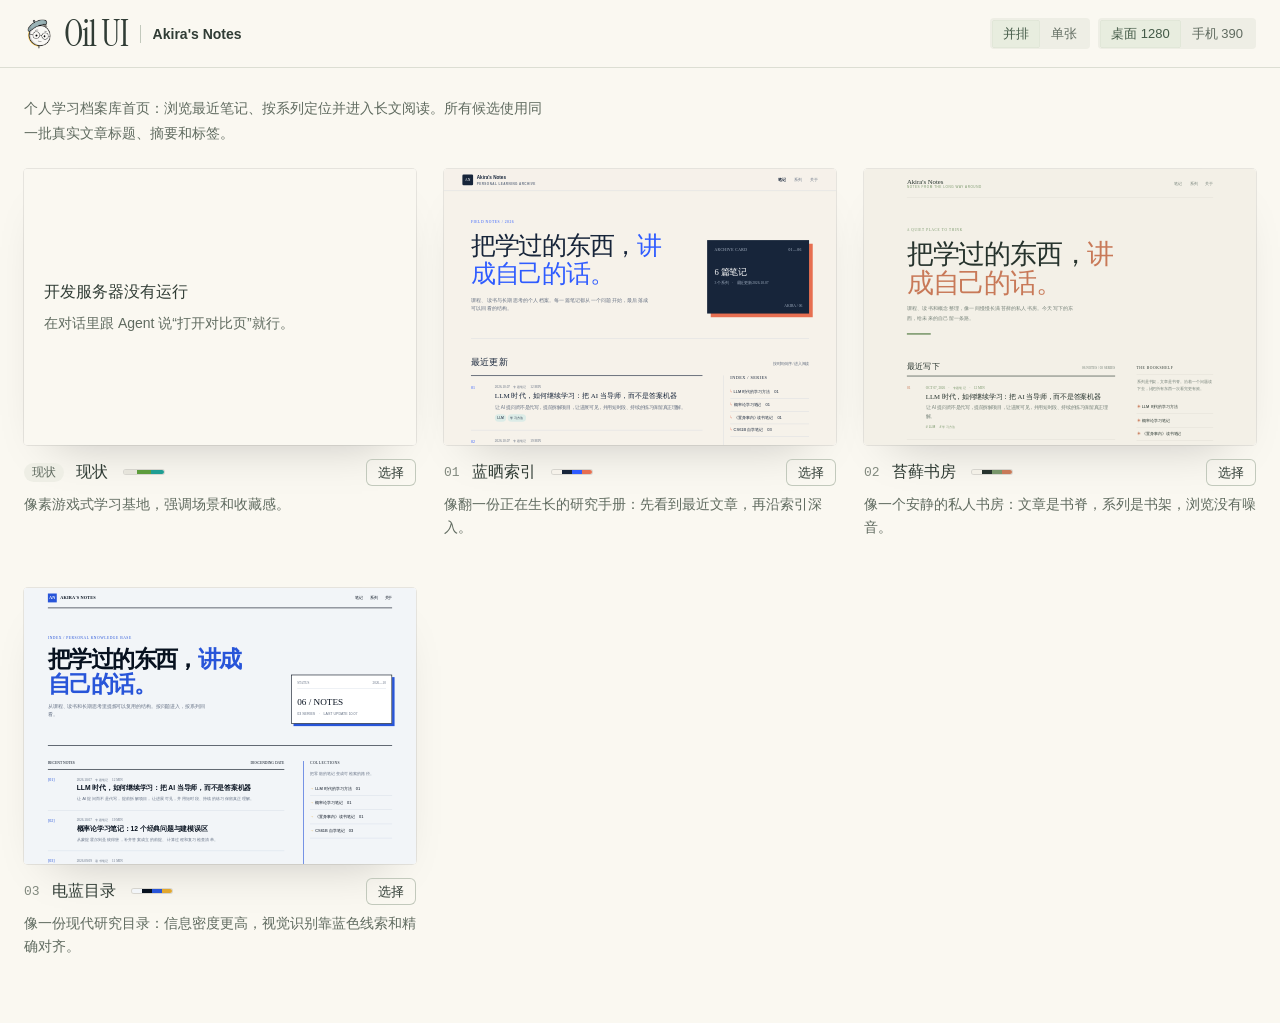
<file: design/redesign-2026-10/style-explorer.html>
<!doctype html>
<html><head><meta charset="utf-8"><meta http-equiv="Content-Security-Policy" content="connect-src http://127.0.0.1:8026"><meta name="viewport" content="width=device-width,initial-scale=1"><title></title><link rel="icon" type="image/png" href="[data-uri]"><style>
@font-face{font-family:"Instrument Serif";src:url("[data-uri]") format("truetype");font-style:normal;font-weight:400;font-display:swap}
:root{--canvas:#faf8f1;--surface:#faf8f1;--well:#eeeee5;--raised:#faf8f1;--line:#dcded3;--line-2:#c2c9bc;--text:#303c35;--soft:#606b60;--faint:#81897e;--ink:#303c35;--accent:#435a47;--chip:#e8eddf;--hl:#ffe28a;--bar-h:68px;--sans:-apple-system,BlinkMacSystemFont,"Inter","PingFang SC","Hiragino Sans GB","Microsoft YaHei",sans-serif;--mono:ui-monospace,"SF Mono","JetBrains Mono",Menlo,Consolas,monospace;--brand:"Instrument Serif",Georgia,serif;color-scheme:light;font-family:var(--sans);color:var(--text);background:var(--canvas);font-synthesis:none;-webkit-font-smoothing:antialiased;font-variant-numeric:tabular-nums;
 /* 动效：咔嗒用于控件，滑行用于画面与切换，弹出用于确认；弹簧曲线由刚度/阻尼采样 */
 --snap:cubic-bezier(.2,.9,.25,1.04);--snap-d:330ms;--glide:cubic-bezier(.2,.8,.2,1);--glide-d:440ms;--pop:cubic-bezier(.3,1.5,.5,1);--exit:cubic-bezier(.4,0,1,1)}
@supports (transition-timing-function:linear(0,1)){:root{
 --snap:linear(0,.058,.186,.339,.491,.626,.739,.827,.893,.941,.973,.994,1.005,1.011,1.013,1.013,1.012,1.01,1.008,1.006,1);
 --glide:linear(0,.028,.097,.186,.286,.384,.48,.565,.644,.71,.768,.816,.856,.889,.915,.936,.953,.966,.976,.983,.989,.993,1);
 --pop:linear(0,.087,.289,.533,.765,.954,1.084,1.156,1.176,1.161,1.126,1.083,1.042,1.009,.986,.973,.969,.971,.977,.985,.992,.998,1.002,1.005,1.005,1.005,1)}}
*{box-sizing:border-box}body{margin:0;min-width:320px;background:var(--canvas)}h1,h2,p,dl,dd{margin:0}button,textarea,input{font:inherit;color:inherit}button{background:none;border:0;padding:0;cursor:pointer;-webkit-tap-highlight-color:transparent}:focus-visible{outline:2px solid var(--accent);outline-offset:3px}[hidden]{display:none!important}

.bar{position:sticky;top:0;z-index:10;min-height:68px;display:grid;grid-template-columns:minmax(0,1fr) auto;align-items:center;gap:14px;padding:14px 24px;background:var(--canvas);border-bottom:1px solid var(--line);view-transition-name:bar}
.bar-l{display:flex;align-items:center;gap:12px;min-width:0}
.brand{display:flex;align-items:center;gap:10px;flex:none;color:var(--ink);text-decoration:none}.brand img{width:30px;height:30px;display:block;transition:transform .5s var(--snap)}.brand:hover img{transform:rotate(-10deg) scale(1.06)}.brand:focus-visible{outline:2px solid var(--accent);outline-offset:4px;border-radius:6px}
.wm{font-family:var(--brand);font-size:36px;line-height:1;font-weight:400;letter-spacing:-.025em;white-space:nowrap}.pro-badge{align-self:center;margin-left:-2px;padding:4px 6px;border-radius:3px;background:var(--chip);color:var(--accent);font-family:var(--sans);font-size:10px;font-weight:600;line-height:1;letter-spacing:.08em}
.sep{width:1px;height:18px;background:var(--line-2);flex:none}.proj{font-size:14px;font-weight:600;white-space:nowrap;overflow:hidden;text-overflow:ellipsis}
.bar-c{display:flex;gap:8px;flex-wrap:wrap;min-width:0}
.seg{position:relative;display:flex;padding:2px;border-radius:4px;background:var(--well)}
.seg button{position:relative;z-index:1;font-size:13px;line-height:1.5;padding:4px 11px;border-radius:3px;color:var(--soft);white-space:nowrap;transition:color .2s}.seg button:hover{color:var(--text)}.seg button[aria-pressed=true]{color:var(--accent)}
.thumb{position:absolute;left:0;top:0;width:0;border-radius:3px;background:var(--chip);box-shadow:inset 0 0 0 .5px #435a4714;transition:transform var(--snap-d) var(--snap),width var(--snap-d) var(--snap)}

.intro{max-width:1840px;margin:0 auto;padding:28px 24px 0}.intro p{font-size:14px;line-height:1.75;color:var(--soft);max-width:68ch}

.grid{max-width:1840px;margin:0 auto;padding:24px 24px 64px;display:grid;grid-template-columns:repeat(var(--cols,3),minmax(0,1fr));gap:48px 28px;align-items:start}
.grid.first .card,.intro.first{animation:rise .7s var(--glide) both;animation-delay:calc(var(--i,0) * 70ms + 60ms)}
.card{min-width:0;display:flex;flex-direction:column}
.cap{display:flex;align-items:center;gap:12px;padding-top:14px}.cap .no{font-family:var(--mono);font-size:13px;color:var(--faint);transition:color .2s}.cap .name{font-size:16px;font-weight:600;line-height:1.4;min-width:0;white-space:nowrap;overflow:hidden;text-overflow:ellipsis}.cap .strip-mini{margin:0 auto 0 4px;width:40px;flex:none}.cap .no.base{flex:none;white-space:nowrap;font-family:inherit;font-size:12px;font-weight:600;line-height:1.6;padding:0 8px;border-radius:99px;background:var(--well);color:var(--soft)}
.lede{margin-top:8px;font-size:13.5px;line-height:1.7;color:var(--soft);display:-webkit-box;-webkit-line-clamp:2;-webkit-box-orient:vertical;overflow:hidden}
.name{font-size:19px;line-height:1.35;font-weight:600;overflow-wrap:anywhere}.strip-mini{display:flex;height:4px;width:96px;margin-top:9px;border-radius:2px;overflow:hidden;box-shadow:0 0 0 1px #0000001f}.strip-mini i{flex:1}
.frame{position:relative;background:var(--surface);border-radius:4px;box-shadow:0 0 0 1px #00000014,0 24px 48px -30px #00000040;transition:box-shadow .25s,transform .45s var(--glide)}.frame:hover{box-shadow:0 0 0 1px #0000002e,0 36px 64px -30px #00000052;transform:translateY(-3px)}.frame:active{transform:translateY(-1px) scale(.995);transition-duration:.25s,.12s}.frame[data-viewport=mobile]{padding:20px 0;background:var(--well)}
.peek{position:absolute;inset:auto 0 0 0;z-index:2;padding:10px 12px;font-size:12.5px;color:#fff;background:linear-gradient(transparent,#000b);opacity:0;transform:translateY(6px);transition:opacity .18s,transform .3s var(--glide);pointer-events:none;border-radius:0 0 4px 4px}.frame:hover .peek,.hit:focus-visible~.peek{opacity:1;transform:none}
.stage{position:relative;overflow:hidden;margin:0 auto;border-radius:3px;background:#ebebeb}.stage iframe,.stage img{position:absolute;left:0;top:0;border:0;display:block;transform-origin:top left;background:#fff;opacity:0;transition:opacity .4s ease-out}.stage.ready iframe,.stage.ready img{opacity:1}.stage iframe{pointer-events:none}.stage img{object-fit:contain;background:#ebebeb}
.hit{position:absolute;inset:0;width:100%;height:100%;z-index:1;border-radius:4px;cursor:zoom-in}.hit:focus-visible{outline-offset:-2px}
.service-note{position:absolute;inset:0;z-index:2;display:flex;align-items:center;justify-content:center;padding:20px;background:var(--canvas);overflow:auto;pointer-events:none}
.service-message{width:100%;max-width:440px;min-width:0;margin:auto;font-size:14px;line-height:1.7;color:var(--soft)}.service-message h3{margin:0 0 6px;font-size:16px;font-weight:600;color:var(--text)}
.service-command{display:flex;flex-wrap:wrap;align-items:flex-start;gap:8px;margin-top:16px;pointer-events:auto}.service-command code{flex:1 1 200px;min-width:0;padding:6px 10px;border-radius:6px;background:var(--well);font-family:var(--mono);font-size:12.5px;line-height:1.6;white-space:pre-wrap;overflow-wrap:anywhere;user-select:all}.service-command .tool{flex:none;background:var(--raised)}
.stage.offline .static{display:none}
.slide .static{display:none}.static{position:absolute;left:10px;bottom:10px;z-index:2;font-size:12.5px;line-height:1.4;padding:3px 8px;border-radius:4px;background:#000c;color:#ddd;pointer-events:none}
.pick-mark{position:absolute;top:10px;right:10px;z-index:3;display:none;align-items:center;gap:6px;padding:4px 10px 4px 8px;border-radius:99px;background:var(--ink);color:#fff;font-size:13px;font-weight:600;line-height:1.4;box-shadow:0 6px 16px #0000003d;pointer-events:none;transform-origin:85% 50%}.pick-mark::before{content:"";width:8px;height:8px;border-radius:50%;background:var(--hl)}
.is-chosen .pick-mark{display:inline-flex}.is-chosen .frame{box-shadow:0 0 0 2px var(--ink),0 30px 60px -30px #00000052}.is-chosen .cap .no{color:var(--text)}

.spec{display:grid;grid-template-columns:max-content minmax(0,1fr);gap:10px 12px;font-size:13px;line-height:1.6}.spec dt{color:var(--faint)}.spec dd{color:var(--soft);min-width:0;overflow-wrap:anywhere}
.pick{display:inline-flex;align-items:center;justify-content:center;gap:8px;font-size:14px;line-height:1.5;padding:8px 16px;border-radius:8px;box-shadow:inset 0 0 0 1px var(--line-2);color:var(--text);white-space:nowrap;transition:background .2s,color .2s,box-shadow .2s,transform .35s var(--snap)}.pick:hover{background:var(--chip)}.pick:active{transform:scale(.96);transition-duration:.2s,.2s,.2s,.08s}
.pick kbd{font-family:var(--mono);font-size:12px;color:var(--faint);padding:0 5px;border-radius:4px;box-shadow:inset 0 0 0 1px var(--line-2);transition:color .2s,box-shadow .2s}
.pick[data-on]{background:var(--accent);color:#fff;box-shadow:none}.pick[data-on]:hover{background:var(--ink)}.pick[data-on] kbd{color:var(--chip);box-shadow:inset 0 0 0 1px #ffffff40}
.pick[data-on]::before{content:"";width:9px;height:5px;margin:-3px 1px 0 0;border-left:1.6px solid;border-bottom:1.6px solid;transform:rotate(-45deg)}
.cap .pick{flex:none;font-size:13px;padding:4px 12px;border-radius:6px}

.loupe{position:fixed;top:var(--bar-h);left:0;right:0;bottom:0;display:grid;grid-template-columns:minmax(0,1fr) 300px;grid-template-rows:minmax(0,1fr)}
.view{position:relative;min-width:0;min-height:0;display:flex;flex-direction:column}
.surface{position:relative;flex:1;min-height:0;overflow:clip}
.track{display:flex;height:100%;transition:transform var(--glide-d) var(--glide)}
.slide{flex:0 0 100%;min-width:0;height:100%;overflow:auto;padding:20px 72px;display:flex;justify-content:center;align-items:center}.slide[data-zoom=actual]{display:block}
.slide .stage{flex:none;box-shadow:0 0 0 1px #00000014,0 40px 80px -40px #00000059;transition:transform var(--glide-d) var(--glide),opacity var(--glide-d) ease-out}.slide:not(.is-current) .stage{transform:scale(.92);opacity:.4}.slide.is-current .stage iframe{pointer-events:auto}
.nav{position:absolute;top:50%;z-index:2;width:44px;height:44px;margin-top:-22px;border-radius:50%;display:grid;place-items:center;font-size:18px;background:#ffffffd9;color:var(--ink);box-shadow:0 0 0 1px #00000014,0 8px 24px -6px #00000033;backdrop-filter:blur(8px);opacity:.85;transition:opacity .2s,transform .35s var(--snap)}.nav:hover{opacity:1}.nav:active{transform:scale(.9);transition-duration:.2s,.08s}.nav.prev{left:14px}.nav.next{right:14px}.nav:disabled{opacity:0;pointer-events:none;transform:scale(.8)}
.info{grid-row:1;grid-column:2;overflow:auto;border-left:1px solid var(--line);background:var(--surface);display:flex;flex-direction:column;view-transition-name:info}
.film{position:relative;display:grid;gap:2px;padding:10px;border-bottom:1px solid var(--line)}
.film-ind{position:absolute;left:0;top:0;width:0;height:0;border-radius:8px;background:var(--chip);box-shadow:inset 0 0 0 1px var(--line);transition:transform var(--snap-d) var(--snap),width var(--snap-d) var(--snap),height var(--snap-d) var(--snap)}
.film button{position:relative;z-index:1;display:grid;grid-template-columns:auto minmax(0,1fr);align-items:center;gap:3px 10px;padding:7px 10px;border-radius:8px;color:var(--soft);text-align:left;transition:color .2s,background .15s}.film button:hover{color:var(--text)}.film button:not([aria-current=true]):hover{background:#00000006}.film button[aria-current=true]{color:var(--text)}
.film .fn{font-family:var(--mono);font-size:12.5px;color:var(--faint);grid-row:span 2}.film .ft{font-size:13.5px;font-weight:500;white-space:nowrap;overflow:hidden;text-overflow:ellipsis}.film .strip-mini{margin:0;width:48px;height:3px}
.film .ft.chosen::after{content:"";width:6px;height:6px;border-radius:50%;background:var(--ink);display:inline-block;margin-left:8px;vertical-align:middle}
.info-body{padding:20px 20px 24px;display:flex;flex-direction:column;gap:16px}
.idx{font-size:48px;line-height:.9;font-weight:200;letter-spacing:-.02em;color:var(--faint)}.info .name{font-size:20px;line-height:1.35;margin-top:-6px}.north{font-size:14px;line-height:1.7;color:var(--text)}
.big-sw{display:grid;gap:6px}.big-sw div{display:grid;grid-template-columns:32px 1fr;align-items:center;gap:10px;font-family:var(--mono);font-size:12.5px;color:var(--soft)}.big-sw i{height:20px;border-radius:4px;box-shadow:inset 0 0 0 1px #00000017}
.info .pick{align-self:stretch;padding:8px 14px;font-size:13.5px}
.tools{display:flex;gap:10px;flex-wrap:wrap;align-items:center}.tool{font-size:13px;padding:5px 12px;border-radius:6px;color:var(--soft);box-shadow:inset 0 0 0 1px var(--line-2);transition:color .15s,background .2s}.tool:hover{color:var(--text)}.tool[aria-pressed=true]{background:var(--accent);color:#fff;box-shadow:none}
.hint{font-size:12px;line-height:1.9;color:var(--faint)}.hint kbd{font-family:var(--mono);font-size:12px;padding:0 5px;border-radius:4px;box-shadow:inset 0 0 0 1px var(--line-2);color:var(--soft)}


.toast{position:fixed;left:50%;bottom:24px;z-index:40;display:flex;align-items:center;gap:12px;max-width:min(560px,calc(100vw - 32px));padding:10px 16px 10px 12px;border-radius:12px;background:var(--ink);color:#fff;box-shadow:0 18px 44px -10px #00000066;font-size:13.5px;line-height:1.5;opacity:0;transform:translate(-50%,14px) scale(.96);pointer-events:none;transition:opacity .16s var(--exit),transform .2s var(--exit)}
.toast.show{opacity:1;transform:translate(-50%,0);pointer-events:auto;transition:opacity .18s ease-out,transform var(--snap-d) var(--snap)}
.toast .tick{flex:none;width:22px;height:22px;border-radius:50%;background:var(--hl);display:grid;place-items:center}.toast .tick::before{content:"";width:8px;height:4px;margin-top:-2px;border-left:1.6px solid var(--ink);border-bottom:1.6px solid var(--ink);transform:rotate(-45deg)}.toast[data-fail] .tick{background:#c2462e}.toast[data-fail] .tick::before{width:2px;height:9px;margin:0;border:0;background:#fff;transform:none}
.toast b{font-weight:600;min-width:0}.toast code{flex:1;font-family:var(--mono);font-size:12.5px;color:#a8a8a8;min-width:0;overflow:hidden;text-overflow:ellipsis;white-space:nowrap;user-select:all}.toast[data-fail] code{white-space:pre-wrap}

.empty{max-width:560px;margin:18vh auto;padding:24px;text-align:center;font-size:15px;line-height:1.8;color:var(--soft)}

@keyframes rise{from{opacity:0;transform:translateY(16px)}}
@keyframes vt-out{to{opacity:0;transform:scale(.97)}}
@keyframes vt-in{from{opacity:0;transform:scale(.98)}}
@keyframes info-in{from{transform:translateX(100%)}}
@keyframes info-out{to{transform:translateX(100%)}}
/* 并排与单张之间、视口变化用页面过渡：同一方向的画面从卡片放大到单张，其他卡片淡出，侧栏从右侧滑入 */
::view-transition-group(*){animation-duration:var(--glide-d);animation-timing-function:var(--glide)}
::view-transition-old(*),::view-transition-new(*){height:100%;object-fit:cover;object-position:50% 0}
::view-transition-old(root),::view-transition-new(root){animation-duration:.2s}
::view-transition-old(*):only-child{animation:vt-out .18s var(--exit) both}
::view-transition-new(*):only-child{animation:vt-in .3s .08s ease-out both}
::view-transition-new(info):only-child{animation:info-in var(--glide-d) var(--glide) both}
::view-transition-old(info):only-child{animation:info-out .22s var(--exit) both}
::view-transition-old(bar){display:none}::view-transition-new(bar){animation:none}
/* 视口和缩放只改变形状与位置：外框直接变形，内容不做叠影 */
html[data-vt=reshape]::view-transition-old(*){animation:none;opacity:0}
html[data-vt=reshape]::view-transition-new(*){animation:none}
html[data-vt=reshape]::view-transition-old(*):only-child{animation:vt-out .18s var(--exit) both;opacity:1}
html[data-vt=reshape]::view-transition-new(*):only-child{animation:vt-in .3s .08s ease-out both}

@media(max-width:1180px){.grid{--cols:2!important}.bar{grid-template-columns:minmax(0,1fr) auto;row-gap:10px}.loupe{grid-template-columns:minmax(0,1fr) 280px}}
@media(max-width:760px){.bar{grid-template-columns:1fr;padding:10px 16px}.bar-c .seg{min-width:0}.bar-c .seg button{padding-inline:9px}.bar-c{flex-wrap:wrap}.intro{padding:24px 16px 0}.grid{--cols:1!important;padding:24px 16px 48px;gap:48px}.loupe{position:static;display:flex;flex-direction:column}.surface{flex:none}.track{height:auto;align-items:flex-start}.slide{height:auto;padding:16px 12px}.info{border-left:0;border-top:1px solid var(--line)}.film{display:flex;overflow-x:auto}.film button{flex:none}.info-body{padding:20px 16px}.nav{display:none}}
@media(prefers-reduced-motion:reduce){*,*::before,*::after{transition-duration:0s!important;animation-duration:0s!important;animation-delay:0s!important}.frame:hover{transform:none}}
</style></head><body>
<header class="bar" id="bar" hidden>
 <div class="bar-l"><a class="brand" href="https://www.oiloil.org" target="_blank" rel="noopener" data-i18n-title="brandTitle" data-i18n-aria-label="brandLabel"><img src="[data-uri]" alt=""><span class="wm">Oil UI</span><span id="pro-badge" class="pro-badge">PRO</span></a><span class="sep" aria-hidden="true"></span><span class="proj" id="project"></span></div>
 <div class="bar-c">
  <div class="seg" role="group" data-i18n-aria-label="layoutLabel"><span class="thumb" aria-hidden="true"></span><button type="button" data-layout="compare" aria-pressed="true" data-i18n="compare"></button><button type="button" data-layout="loupe" aria-pressed="false" data-i18n="loupe"></button></div>
  <div class="seg" role="group" data-i18n-aria-label="viewportLabel"><span class="thumb" aria-hidden="true"></span><button type="button" data-viewport="desktop" aria-pressed="true" data-i18n="desktop"></button><button type="button" data-viewport="mobile" aria-pressed="false" data-i18n="mobile"></button></div>
 </div>
</header>
<div id="compare-view" hidden>
 <section class="intro"><p id="brief"></p></section>
 <main id="grid" class="grid" data-i18n-aria-label="candidates"></main>
</div>
<main id="loupe" class="loupe" hidden data-i18n-aria-label="singleView">
 <div class="view">
  <button type="button" class="nav prev" id="prev" data-i18n-aria-label="previous">←</button>
  <div id="surface" class="surface"><div id="track" class="track"></div></div>
  <button type="button" class="nav next" id="next" data-i18n-aria-label="next">→</button>
 </div>
 <aside id="info" class="info"><nav id="film" class="film" data-i18n-aria-label="switchDirection"></nav><div id="info-body" class="info-body" aria-live="polite"></div></aside>
</main>
<div id="empty" class="empty" hidden data-i18n="empty"></div>
<div id="toast" class="toast" role="status" aria-live="polite"><span class="tick"></span><b></b><code></code></div>
<script>
const DATA = {"schemaVersion": 1, "project": "Akira's Notes", "brief": "个人学习档案库首页：浏览最近笔记、按系列定位并进入长文阅读。所有候选使用同一批真实文章标题、摘要和标签。", "round": "01", "lang": "zh", "candidates": [{"id": "current", "name": "现状", "concept": "像素游戏式学习基地，强调场景和收藏感。", "typography": "Press Start 2P / Zpix 标题，系统无衬线正文", "palette": ["#e6e4db", "#5d9c3c", "#1f9e93"], "traits": ["像素场景", "厚边框", "信息卡片"], "kind": "url", "content": "http://127.0.0.1:8026/", "sourceLabel": "http://127.0.0.1:8026/", "baseline": true, "interactive": false}, {"id": "blueprint", "name": "蓝晒索引", "concept": "像翻一份正在生长的研究手册：先看到最近文章，再沿索引深入。", "typography": "衬线展示标题 / 无衬线界面 / 等宽编号", "palette": ["#f6f2ea", "#17253a", "#2f5cff", "#e76f51"], "traits": ["暖纸张", "连续编号线", "研究档案卡"], "kind": "html", "content": "\u003c!doctype html>\n\u003chtml lang=\"zh-CN\">\n\u003chead>\u003cmeta http-equiv=\"Content-Security-Policy\" content=\"default-src 'none'; style-src 'unsafe-inline'; img-src data:; font-src data:; media-src data:; script-src 'none'; form-action 'none'; base-uri 'none'; object-src 'none'\">\n\u003cmeta charset=\"utf-8\">\u003cmeta name=\"viewport\" content=\"width=device-width,initial-scale=1\">\n\u003ctitle>蓝晒索引 · Akira's Notes\u003c/title>\n\u003cstyle>\n:root{--paper:#f6f2ea;--ink:#17253a;--muted:#657082;--blue:#2f5cff;--coral:#e76f51;--mint:#dcece7;--line:#cad1da}*{box-sizing:border-box}body{margin:0;background:var(--paper);color:var(--ink);font:15px/1.75 Arial,\"PingFang SC\",sans-serif}body:before{content:\"\";position:fixed;inset:0;pointer-events:none;opacity:.38;background:linear-gradient(rgba(47,92,255,.07) 1px,transparent 1px),linear-gradient(90deg,rgba(47,92,255,.07) 1px,transparent 1px);background-size:32px 32px}a{color:inherit;text-decoration:none}.nav{height:72px;border-bottom:1px solid var(--line);display:flex;align-items:center;justify-content:space-between;padding:0 max(28px,calc((100% - 1160px)/2));background:rgba(246,242,234,.86);position:relative}.brand{display:flex;gap:12px;align-items:center;font-weight:800}.mark{display:grid;place-items:center;width:35px;height:35px;background:var(--ink);color:#fff;font:12px ui-monospace;border-radius:4px}.brand small{display:block;color:var(--muted);font-size:10px;letter-spacing:.14em;text-transform:uppercase}.navlinks{display:flex;gap:25px;color:var(--muted);font-size:13px}.navlinks a:first-child{color:var(--ink);font-weight:bold}.wrap{max-width:1160px;margin:auto;padding:0 28px}.hero{display:grid;grid-template-columns:1.35fr .65fr;gap:80px;padding:94px 0 80px;align-items:end}.eyebrow{color:var(--blue);font:12px ui-monospace;letter-spacing:.15em}.hero h1{font:clamp(44px,6.5vw,82px)/1.12 Georgia,\"Songti SC\",serif;letter-spacing:-.055em;margin:22px 0 26px;max-width:720px}.hero h1 em{color:var(--blue);font-style:normal}.hero p{max-width:580px;font-size:17px;color:var(--muted);margin:0}.archive{background:var(--ink);color:#fff;padding:24px;min-height:240px;position:relative;box-shadow:12px 12px 0 var(--coral)}.archive:after{content:\"AKIRA / 06\";position:absolute;right:22px;bottom:19px;color:#9eacbe;font:12px ui-monospace}.archive-head{display:flex;justify-content:space-between;font:12px ui-monospace;letter-spacing:.12em;color:#b8c4d4}.stats{font:28px/1.35 Georgia,serif;margin-top:48px}.stats span{display:block;color:#9eacbe;font:12px ui-monospace;margin-top:8px}.section{padding:58px 0 100px;border-top:1px solid var(--line)}.section-head{display:flex;justify-content:space-between;align-items:baseline;margin-bottom:22px}.section-head h2{font:30px Georgia,serif;margin:0}.section-head small{font:12px ui-monospace;color:var(--muted)}.columns{display:grid;grid-template-columns:minmax(0,1fr) 280px;gap:68px}.note{display:grid;grid-template-columns:56px 1fr;gap:22px;padding:27px 0;border-top:1px solid var(--line)}.note:first-child{border-top:2px solid var(--ink)}.num{color:var(--blue);font:13px ui-monospace;padding-top:4px}.note h3{font:23px/1.35 Georgia,\"Songti SC\",serif;margin:0 0 9px}.note p{margin:0;color:var(--muted)}.meta{color:var(--muted);font:11px ui-monospace;margin-bottom:7px}.chip{display:inline-block;padding:2px 8px;background:var(--mint);color:var(--ink);border-radius:20px;font-size:11px;margin:10px 5px 0 0}.aside{border-left:1px solid var(--line);padding-left:22px}.aside h3{font:14px ui-monospace;letter-spacing:.1em;margin:0 0 18px}.aside a{display:block;padding:9px 0;border-bottom:1px solid var(--line);font-size:13px}.aside a:before{content:\"↳ \";color:var(--coral)}@media(max-width:760px){.nav{height:62px;padding:0 18px}.navlinks{gap:12px;font-size:11px}.navlinks a:nth-child(n+3){display:none}.wrap{padding:0 18px}.hero{display:block;padding:64px 0 58px}.hero h1{font-size:52px}.archive{margin-top:48px}.columns{display:block}.aside{margin-top:42px;padding:20px 0 0;border-left:0;border-top:1px solid var(--line)}.note{grid-template-columns:38px 1fr;gap:12px}.note h3{font-size:20px}}\n\u003c/style>\u003c/head>\u003cbody>\n\u003cnav class=\"nav\">\u003ca class=\"brand\" href=\"#\">\u003cspan class=\"mark\">AN\u003c/span>\u003cspan>Akira's Notes\u003csmall>personal learning archive\u003c/small>\u003c/span>\u003c/a>\u003cdiv class=\"navlinks\">\u003ca href=\"#notes\">笔记\u003c/a>\u003ca href=\"#series\">系列\u003c/a>\u003ca href=\"#about\">关于\u003c/a>\u003c/div>\u003c/nav>\n\u003cmain class=\"wrap\">\u003csection class=\"hero\">\u003cdiv>\u003cdiv class=\"eyebrow\">FIELD NOTES / 2026\u003c/div>\u003ch1>把学过的东西，\u003cem>讲成自己的话。\u003c/em>\u003c/h1>\u003cp>课程、读书与长期思考的个人档案。每一篇笔记都从一个问题开始，最后落成可以回看的结构。\u003c/p>\u003c/div>\u003caside class=\"archive\">\u003cdiv class=\"archive-head\">\u003cspan>ARCHIVE CARD\u003c/span>\u003cspan>01—06\u003c/span>\u003c/div>\u003cdiv class=\"stats\">6 篇笔记\u003cspan>3 个系列　·　最近更新 2026.10.07\u003c/span>\u003c/div>\u003c/aside>\u003c/section>\n\u003csection class=\"section\" id=\"notes\">\u003cdiv class=\"section-head\">\u003ch2>最近更新\u003c/h2>\u003csmall>按时间倒序 / 进入阅读\u003c/small>\u003c/div>\u003cdiv class=\"columns\">\u003cdiv>\u003carticle class=\"note\">\u003cdiv class=\"num\">01\u003c/div>\u003cdiv>\u003cdiv class=\"meta\">2026.10.07　专题笔记　12 MIN\u003c/div>\u003ch3>\u003ca href=\"#\">LLM 时代，如何继续学习：把 AI 当导师，而不是答案机器\u003c/a>\u003c/h3>\u003cp>让 AI 提问而不是代写，提前拆解项目，让进展可见，并用短时段、持续的练习保留真正理解。\u003c/p>\u003cspan class=\"chip\">LLM\u003c/span>\u003cspan class=\"chip\">学习方法\u003c/span>\u003c/div>\u003c/article>\u003carticle class=\"note\">\u003cdiv class=\"num\">02\u003c/div>\u003cdiv>\u003cdiv class=\"meta\">2026.10.07　专题笔记　19 MIN\u003c/div>\u003ch3>\u003ca href=\"#\">概率论学习笔记：12 个经典问题与建模误区\u003c/a>\u003c/h3>\u003cp>从蒙提霍尔到圣彼得堡，补齐答案成立的前提、计算过程和复习检查清单。\u003c/p>\u003cspan class=\"chip\">概率论\u003c/span>\u003cspan class=\"chip\">统计学\u003c/span>\u003c/div>\u003c/article>\u003carticle class=\"note\">\u003cdiv class=\"num\">03\u003c/div>\u003cdiv>\u003cdiv class=\"meta\">2026.09.09　读书笔记　11 MIN\u003c/div>\u003ch3>\u003ca href=\"#\">《置身事内》读书笔记（一）：中国政府这台机器是怎么组织起来的\u003c/a>\u003c/h3>\u003cp>五级架构、央地关系、条块分割——第一章的两张图纸。\u003c/p>\u003cspan class=\"chip\">置身事内\u003c/span>\u003cspan class=\"chip\">经济学\u003c/span>\u003c/div>\u003c/article>\u003c/div>\u003caside class=\"aside\" id=\"series\">\u003ch3>INDEX / SERIES\u003c/h3>\u003ca href=\"#\">LLM 时代的学习方法　01\u003c/a>\u003ca href=\"#\">概率论学习笔记　01\u003c/a>\u003ca href=\"#\">《置身事内》读书笔记　01\u003c/a>\u003ca href=\"#\">CS61B 自学笔记　03\u003c/a>\u003c/aside>\u003c/div>\u003c/section>\u003c/main>\u003c/body>\u003c/html>\n", "sourceLabel": "blueprint.html", "baseline": false, "interactive": false}, {"id": "garden", "name": "苔藓书房", "concept": "像一个安静的私人书房：文章是书脊，系列是书架，浏览没有噪音。", "typography": "高对比衬线标题 / 人文无衬线正文", "palette": ["#f3f0e7", "#26332d", "#78966a", "#c87958"], "traits": ["书页留白", "书脊列表", "苔绿强调"], "kind": "html", "content": "\u003c!doctype html>\n\u003chtml lang=\"zh-CN\">\u003chead>\u003cmeta http-equiv=\"Content-Security-Policy\" content=\"default-src 'none'; style-src 'unsafe-inline'; img-src data:; font-src data:; media-src data:; script-src 'none'; form-action 'none'; base-uri 'none'; object-src 'none'\">\u003cmeta charset=\"utf-8\">\u003cmeta name=\"viewport\" content=\"width=device-width,initial-scale=1\">\u003ctitle>苔藓书房 · Akira's Notes\u003c/title>\u003cstyle>\n:root{--bg:#f3f0e7;--ink:#26332d;--muted:#748078;--green:#78966a;--peach:#c87958;--line:#d6d5ca}*{box-sizing:border-box}body{margin:0;background:var(--bg);color:var(--ink);font:15px/1.8 Arial,\"PingFang SC\",sans-serif}a{color:inherit;text-decoration:none}.shell{max-width:1060px;margin:auto;padding:0 30px}.top{display:flex;justify-content:space-between;align-items:center;padding:28px 0;border-bottom:1px solid var(--line)}.logo{font:22px Georgia,serif}.logo small{font:10px Arial;display:block;color:var(--green);letter-spacing:.18em;text-transform:uppercase}.topnav{display:flex;gap:25px;color:var(--muted);font-size:13px}.hero{padding:100px 0 86px;max-width:730px}.hero .k{font:11px ui-monospace;color:var(--green);letter-spacing:.2em}.hero h1{font:clamp(54px,7vw,94px)/1.04 Georgia,\"Songti SC\",serif;font-weight:400;letter-spacing:-.065em;margin:25px 0}.hero h1 span{color:var(--peach)}.hero p{font-size:17px;color:var(--muted);max-width:560px}.rule{height:5px;background:var(--green);width:78px;margin-top:32px}.main{display:grid;grid-template-columns:1fr 250px;gap:70px;padding-bottom:100px}.heading{display:flex;justify-content:space-between;align-items:baseline;border-bottom:2px solid var(--ink);padding-bottom:12px}.heading h2{font:27px Georgia,serif;margin:0}.heading span{font:11px ui-monospace;color:var(--muted)}.book{display:grid;grid-template-columns:42px 1fr;gap:20px;padding:29px 0;border-bottom:1px solid var(--line)}.book-index{font:12px ui-monospace;color:var(--peach)}.book h3{font:22px/1.4 Georgia,\"Songti SC\",serif;font-weight:400;margin:0 0 8px}.book p{color:var(--muted);margin:0}.date{font:11px ui-monospace;color:var(--green);margin-bottom:7px}.tag{font-size:11px;color:var(--green);margin:12px 14px 0 0;display:inline-block}.side{padding-top:4px}.side h3{font:12px ui-monospace;letter-spacing:.15em;border-bottom:1px solid var(--line);padding-bottom:12px}.side p{color:var(--muted);font-size:13px}.side ul{margin:25px 0;padding:0;list-style:none}.side li{border-bottom:1px solid var(--line);padding:10px 0;font-size:13px}.side li:before{content:\"✳ \";color:var(--peach)}@media(max-width:720px){.shell{padding:0 20px}.topnav a:nth-child(n+3){display:none}.hero{padding:70px 0 58px}.hero h1{font-size:58px}.main{display:block}.side{margin-top:48px;padding-top:25px;border-top:1px solid var(--line)}}\n\u003c/style>\u003c/head>\u003cbody>\u003cdiv class=\"shell\">\u003cheader class=\"top\">\u003ca class=\"logo\" href=\"#\">Akira's Notes\u003csmall>notes from the long way around\u003c/small>\u003c/a>\u003cnav class=\"topnav\">\u003ca href=\"#\">笔记\u003c/a>\u003ca href=\"#\">系列\u003c/a>\u003ca href=\"#\">关于\u003c/a>\u003c/nav>\u003c/header>\u003csection class=\"hero\">\u003cdiv class=\"k\">A QUIET PLACE TO THINK\u003c/div>\u003ch1>把学过的东西，\u003cspan>讲成自己的话。\u003c/span>\u003c/h1>\u003cp>课程、读书和概念整理，像一间慢慢长满苔藓的私人书房。今天写下的东西，给未来的自己留一条路。\u003c/p>\u003cdiv class=\"rule\">\u003c/div>\u003c/section>\u003cmain class=\"main\">\u003csection>\u003cdiv class=\"heading\">\u003ch2>最近写下\u003c/h2>\u003cspan>06 NOTES / 03 SERIES\u003c/span>\u003c/div>\u003carticle class=\"book\">\u003cdiv class=\"book-index\">01\u003c/div>\u003cdiv>\u003cdiv class=\"date\">OCT 07, 2026　·　专题笔记　·　12 MIN\u003c/div>\u003ch3>\u003ca href=\"#\">LLM 时代，如何继续学习：把 AI 当导师，而不是答案机器\u003c/a>\u003c/h3>\u003cp>让 AI 提问而不是代写，提前拆解项目，让进展可见，并用短时段、持续的练习保留真正理解。\u003c/p>\u003cspan class=\"tag\"># LLM\u003c/span>\u003cspan class=\"tag\"># 学习方法\u003c/span>\u003c/div>\u003c/article>\u003carticle class=\"book\">\u003cdiv class=\"book-index\">02\u003c/div>\u003cdiv>\u003cdiv class=\"date\">OCT 07, 2026　·　专题笔记　·　19 MIN\u003c/div>\u003ch3>\u003ca href=\"#\">概率论学习笔记：12 个经典问题与建模误区\u003c/a>\u003c/h3>\u003cp>从蒙提霍尔到圣彼得堡，补齐答案成立的前提、计算过程和复习检查清单。\u003c/p>\u003cspan class=\"tag\"># 概率论\u003c/span>\u003cspan class=\"tag\"># 统计学\u003c/span>\u003c/div>\u003c/article>\u003carticle class=\"book\">\u003cdiv class=\"book-index\">03\u003c/div>\u003cdiv>\u003cdiv class=\"date\">SEP 09, 2026　·　读书笔记　·　11 MIN\u003c/div>\u003ch3>\u003ca href=\"#\">《置身事内》读书笔记（一）：中国政府这台机器是怎么组织起来的\u003c/a>\u003c/h3>\u003cp>五级架构、央地关系、条块分割——第一章的两张图纸。\u003c/p>\u003cspan class=\"tag\"># 置身事内\u003c/span>\u003cspan class=\"tag\"># 经济学\u003c/span>\u003c/div>\u003c/article>\u003c/section>\u003caside class=\"side\">\u003ch3>THE BOOKSHELF\u003c/h3>\u003cp>系列是书架，文章是书脊。沿着一个问题读下去，比把所有东西一次看完更有效。\u003c/p>\u003cul>\u003cli>LLM 时代的学习方法\u003c/li>\u003cli>概率论学习笔记\u003c/li>\u003cli>《置身事内》读书笔记\u003c/li>\u003cli>CS61B 自学笔记\u003c/li>\u003c/ul>\u003c/aside>\u003c/main>\u003c/div>\u003c/body>\u003c/html>\n", "sourceLabel": "garden.html", "baseline": false, "interactive": false}, {"id": "index", "name": "电蓝目录", "concept": "像一份现代研究目录：信息密度更高，视觉识别靠蓝色线索和精确对齐。", "typography": "紧凑无衬线标题 / 等宽元信息", "palette": ["#f2f5f8", "#07111f", "#2855d9", "#e2a72d"], "traits": ["高对比蓝线", "密集目录", "编号导航"], "kind": "html", "content": "\u003c!doctype html>\n\u003chtml lang=\"zh-CN\">\u003chead>\u003cmeta http-equiv=\"Content-Security-Policy\" content=\"default-src 'none'; style-src 'unsafe-inline'; img-src data:; font-src data:; media-src data:; script-src 'none'; form-action 'none'; base-uri 'none'; object-src 'none'\">\u003cmeta charset=\"utf-8\">\u003cmeta name=\"viewport\" content=\"width=device-width,initial-scale=1\">\u003ctitle>电蓝目录 · Akira's Notes\u003c/title>\u003cstyle>\n:root{--bg:#f2f5f8;--ink:#07111f;--blue:#2855d9;--yellow:#e2a72d;--muted:#647084;--line:#c6d0df}*{box-sizing:border-box}body{margin:0;color:var(--ink);background:var(--bg);font:14px/1.65 Arial,\"PingFang SC\",sans-serif}a{color:inherit;text-decoration:none}.shell{max-width:1180px;margin:auto;padding:0 28px}.bar{height:66px;border-bottom:2px solid var(--ink);display:flex;align-items:center;justify-content:space-between}.brand{font:800 14px ui-monospace;letter-spacing:.04em}.brand b{display:inline-grid;place-items:center;background:var(--blue);color:#fff;width:29px;height:29px;margin-right:8px}.links{display:flex;gap:24px;font:12px ui-monospace}.hero{padding:90px 0 70px;display:grid;grid-template-columns:1fr 330px;gap:70px;border-bottom:2px solid var(--ink)}.eyebrow{color:var(--blue);font:12px ui-monospace;letter-spacing:.14em}.hero h1{font:800 clamp(44px,6vw,76px)/1.05 Arial,\"PingFang SC\",sans-serif;letter-spacing:-.08em;margin:22px 0;max-width:650px}.hero h1 i{font-style:normal;color:var(--blue)}.hero p{max-width:520px;color:var(--muted);font-size:16px}.terminal{border:2px solid var(--ink);padding:18px;background:#fff;box-shadow:8px 8px 0 var(--blue);align-self:end}.terminal .head{display:flex;justify-content:space-between;border-bottom:1px solid var(--line);padding-bottom:12px;font:11px ui-monospace;color:var(--muted)}.terminal strong{font:30px ui-monospace;display:block;margin:28px 0 10px}.terminal small{color:var(--muted)}.body{display:grid;grid-template-columns:minmax(0,1fr) 290px;gap:62px;padding:50px 0}.list-head{display:flex;justify-content:space-between;border-bottom:2px solid var(--ink);padding-bottom:11px;font:12px ui-monospace}.row{display:grid;grid-template-columns:74px 1fr;gap:20px;padding:25px 0;border-bottom:1px solid var(--line)}.row .id{color:var(--blue);font:13px ui-monospace}.row h2{font-size:22px;line-height:1.3;margin:0 0 8px}.row p{color:var(--muted);margin:0}.meta{color:var(--muted);font:11px ui-monospace;margin-bottom:7px}.aside{border-left:2px solid var(--blue);padding-left:20px}.aside h3{font:12px ui-monospace;letter-spacing:.12em;margin-top:0}.aside p{color:var(--muted)}.aside a{display:block;padding:12px 0;border-bottom:1px solid var(--line);font-size:13px}.aside a:before{content:\"→ \";color:var(--yellow)}@media(max-width:720px){.shell{padding:0 18px}.links a:nth-child(n+3){display:none}.hero{display:block;padding:62px 0}.hero h1{font-size:52px}.terminal{margin-top:38px}.body{display:block}.aside{margin-top:48px;padding:20px 0 0;border-left:0;border-top:2px solid var(--blue)}}\n\u003c/style>\u003c/head>\u003cbody>\u003cdiv class=\"shell\">\u003cheader class=\"bar\">\u003ca class=\"brand\" href=\"#\">\u003cb>AN\u003c/b> AKIRA'S NOTES\u003c/a>\u003cnav class=\"links\">\u003ca href=\"#\">笔记\u003c/a>\u003ca href=\"#\">系列\u003c/a>\u003ca href=\"#\">关于\u003c/a>\u003c/nav>\u003c/header>\u003csection class=\"hero\">\u003cdiv>\u003cdiv class=\"eyebrow\">INDEX / PERSONAL KNOWLEDGE BASE\u003c/div>\u003ch1>把学过的东西，\u003ci>讲成自己的话。\u003c/i>\u003c/h1>\u003cp>从课程、读书和长期思考里提炼可以复用的结构。按问题进入，按系列回看。\u003c/p>\u003c/div>\u003caside class=\"terminal\">\u003cdiv class=\"head\">\u003cspan>STATUS\u003c/span>\u003cspan>2026—10\u003c/span>\u003c/div>\u003cstrong>06 / NOTES\u003c/strong>\u003csmall>03 SERIES　·　LAST UPDATE 10.07\u003c/small>\u003c/aside>\u003c/section>\u003cmain class=\"body\">\u003csection>\u003cdiv class=\"list-head\">\u003cspan>RECENT NOTES\u003c/span>\u003cspan>DESCENDING DATE\u003c/span>\u003c/div>\u003carticle class=\"row\">\u003cdiv class=\"id\">[01]\u003c/div>\u003cdiv>\u003cdiv class=\"meta\">2026.10.07　专题笔记　12 MIN\u003c/div>\u003ch2>\u003ca href=\"#\">LLM 时代，如何继续学习：把 AI 当导师，而不是答案机器\u003c/a>\u003c/h2>\u003cp>让 AI 提问而不是代写，提前拆解项目，让进展可见，并用短时段、持续的练习保留真正理解。\u003c/p>\u003c/div>\u003c/article>\u003carticle class=\"row\">\u003cdiv class=\"id\">[02]\u003c/div>\u003cdiv>\u003cdiv class=\"meta\">2026.10.07　专题笔记　19 MIN\u003c/div>\u003ch2>\u003ca href=\"#\">概率论学习笔记：12 个经典问题与建模误区\u003c/a>\u003c/h2>\u003cp>从蒙提霍尔到圣彼得堡，补齐答案成立的前提、计算过程和复习检查清单。\u003c/p>\u003c/div>\u003c/article>\u003carticle class=\"row\">\u003cdiv class=\"id\">[03]\u003c/div>\u003cdiv>\u003cdiv class=\"meta\">2026.09.09　读书笔记　11 MIN\u003c/div>\u003ch2>\u003ca href=\"#\">《置身事内》读书笔记（一）：中国政府这台机器是怎么组织起来的\u003c/a>\u003c/h2>\u003cp>五级架构、央地关系、条块分割——第一章的两张图纸。\u003c/p>\u003c/div>\u003c/article>\u003c/section>\u003caside class=\"aside\">\u003ch3>COLLECTIONS\u003c/h3>\u003cp>把零散的笔记变成可检索的路径。\u003c/p>\u003ca href=\"#\">LLM 时代的学习方法　01\u003c/a>\u003ca href=\"#\">概率论学习笔记　01\u003c/a>\u003ca href=\"#\">《置身事内》读书笔记　01\u003c/a>\u003ca href=\"#\">CS61B 自学笔记　03\u003c/a>\u003c/aside>\u003c/main>\u003c/div>\u003c/body>\u003c/html>\n", "sourceLabel": "index.html", "baseline": false, "interactive": false}], "fingerprint": "94e5e9de125f6dfc3ede1a83", "edition": "open"};
// Interface strings: edit both locales here; manifest content stays as supplied.
const I18N = {
  "zh": {
    "htmlLang": "zh-CN",
    "pageTitle": "风格对比",
    "projectTitle": "{project} · 风格对比 · Oil UI{edition}",
    "brandTitle": "Oil UI{edition} · oiloil.org",
    "brandLabel": "Oil UI{edition}，打开 oiloil.org",
    "layoutLabel": "查看方式",
    "compare": "并排",
    "loupe": "单张",
    "viewportLabel": "预览视口",
    "desktop": "桌面 1280",
    "mobile": "手机 390",
    "candidates": "候选方向",
    "singleView": "单张查看",
    "previous": "上一个方向",
    "next": "下一个方向",
    "switchDirection": "切换方向",
    "empty": "尚未加入设计小样。按 references/style-explorer.md 准备 manifest 后用生成器组装。",
    "baseline": "现状",
    "serviceUnavailable": "开发服务器没有运行",
    "serviceHelp": "在对话里跟 Agent 说“打开对比页”就行。",
    "copyCommand": "复制命令",
    "copyCommandLabel": "复制启动命令",
    "live": "本地运行",
    "image": "静态图",
    "interactive": "可操作",
    "fonts": "字体",
    "traits": "特征",
    "viewDirection": "单张查看 {name}",
    "selected": "已选择",
    "peek": "点击单张查看 · 实际尺寸",
    "fit": "适应窗口",
    "actual": "实际尺寸 100%",
    "keyboardHint": "<kbd>←</kbd> <kbd>→</kbd> 切换方向　<kbd>P</kbd> 选择并复制<br><kbd>Esc</kbd> 回到并排",
    "selectedCopy": "已选择 · 复制",
    "select": "选择",
    "selectDirection": "选这个方向",
    "recopyTitle": "再点一次，重新复制这个方向",
    "selectTitle": "选择这个方向，并复制给 Agent",
    "copyRound": "{round}：",
    "copyChoice": "{round}选 {number} {name}",
    "copied": "已复制，粘贴给 Agent",
    "copyFailed": "复制失败，请手动复制"
  },
  "en": {
    "htmlLang": "en",
    "pageTitle": "Style comparison",
    "projectTitle": "{project} · Style comparison · Oil UI{edition}",
    "brandTitle": "Oil UI{edition} · oiloil.org",
    "brandLabel": "Oil UI{edition} — visit oiloil.org",
    "layoutLabel": "View mode",
    "compare": "Compare",
    "loupe": "Single",
    "viewportLabel": "Preview size",
    "desktop": "Desktop 1280",
    "mobile": "Mobile 390",
    "candidates": "Design directions",
    "singleView": "Single view",
    "previous": "Previous direction",
    "next": "Next direction",
    "switchDirection": "Switch direction",
    "empty": "No previews yet. Prepare a manifest as described in references/style-explorer.md, then run the generator.",
    "baseline": "Current",
    "serviceUnavailable": "The dev server isn't running",
    "serviceHelp": "Ask your agent to “open the comparison page.”",
    "copyCommand": "Copy command",
    "copyCommandLabel": "Copy start command",
    "live": "Live",
    "image": "Image",
    "interactive": "Interactive",
    "fonts": "Fonts",
    "traits": "Traits",
    "viewDirection": "View {name}",
    "selected": "Selected",
    "peek": "Click to view alone · actual size",
    "fit": "Fit to window",
    "actual": "Actual size (100%)",
    "keyboardHint": "<kbd>←</kbd> <kbd>→</kbd> Switch direction · <kbd>P</kbd> Select and copy<br><kbd>Esc</kbd> Back to compare",
    "selectedCopy": "Selected · Copy",
    "select": "Select",
    "selectDirection": "Choose this direction",
    "recopyTitle": "Click again to copy this direction",
    "selectTitle": "Choose this direction and copy a message for your agent",
    "copyRound": "Round {round}: ",
    "copyChoice": "{round}Go with {number} {name}",
    "copied": "Copied. Paste it to your agent.",
    "copyFailed": "Couldn't copy. Please copy the text manually."
  }
};
const IS_PRO = DATA?.edition !== 'open';
const LANG = DATA?.lang || (/^zh/i.test(navigator.language || '') ? 'zh' : 'en');
function t(key, values={}) {
 values={edition:IS_PRO?' Pro':'',...values};
 return I18N[LANG][key].replace(/\{(\w+)\}/g, (_, name)=>String(values[name] ?? ''));
}
(()=>{
 const $=s=>document.querySelector(s),$$=s=>document.querySelectorAll(s);
 document.documentElement.lang=t('htmlLang');
 document.title=DATA?.project?t('projectTitle',{project:DATA.project}):t('pageTitle');
 $$('[data-i18n]').forEach(n=>n.textContent=t(n.dataset.i18n));
 ['aria-label','title','placeholder'].forEach(attr=>$$(`[data-i18n-${attr}]`).forEach(n=>n.setAttribute(attr,t(n.getAttribute(`data-i18n-${attr}`)))));
 $('#pro-badge').hidden=!IS_PRO;
 if(!DATA?.candidates?.length){$('#empty').hidden=false;return;}
 const C=DATA.candidates,SIZES={desktop:{w:1280,h:900},mobile:{w:390,h:844}},KEY=`oil-ui:${DATA.fingerprint||DATA.project}`;
 const byId=Object.fromEntries(C.map(c=>[c.id,c])),DIRS=C.filter(c=>!c.baseline),no=c=>c.baseline?t('baseline'):String(DIRS.indexOf(c)+1).padStart(2,'0'),vtName=c=>`stage-${C.indexOf(c)}`;
 const root=document.documentElement,calm=matchMedia('(prefers-reduced-motion: reduce)'),narrow=()=>matchMedia('(max-width:760px)').matches;
 const ease=n=>getComputedStyle(root).getPropertyValue(`--${n}`).trim()||'ease-out';
 let st={layout:'compare',viewport:'desktop',current:C[0].id,chosen:null},stored=true,zoomActual=false,compareScroll=0,gridKey='',loupeKey='',toastTimer=0;
 try{const saved=JSON.parse(localStorage.getItem(KEY)||'null');if(saved&&typeof saved==='object'){for(const key of Object.keys(st))if(key in saved)st[key]=saved[key];if(!byId[st.chosen])st.chosen=null;if(!byId[st.current])st.current=C[0].id;if(!['compare','loupe'].includes(st.layout))st.layout='compare';if(!SIZES[st.viewport])st.viewport='desktop';}}catch{stored=false;}
 function save(){if(!stored)return;try{localStorage.setItem(KEY,JSON.stringify(st));}catch{stored=false;}}
 const el=(tag,cls,text)=>{const n=document.createElement(tag);if(cls)n.className=cls;if(text!=null)n.textContent=text;return n;};
 const shown=()=>C;
 const services=new Map(C.filter(c=>c.kind==='url').map(c=>[c.content,{ready:null,pending:false}]));
 const startCommand=DATA.serve?(DATA.serve.cwd?`cd "${DATA.serve.cwd.replace(/[\\"$`]/g,'\\$&')}" && ${DATA.serve.command}`:DATA.serve.command):'';

 function serviceNotice(){
  const note=el('div','service-note'),message=el('div','service-message');note.hidden=true;note.setAttribute('role','status');
  message.append(el('h3',null,t('serviceUnavailable')),el('p',null,t('serviceHelp')));
  if(startCommand){const row=el('div','service-command'),button=el('button','tool',t('copyCommand'));button.type='button';button.dataset.copyServe='';button.setAttribute('aria-label',t('copyCommandLabel'));button.addEventListener('click',()=>copy(startCommand));row.append(el('code',null,startCommand),button);message.append(row);}
  note.append(message);return note;
 }
 function syncService(s,c){
  const ready=services.get(c.content).ready,m=s.querySelector('iframe');
  s.classList.toggle('offline',ready===false);s.querySelector('.service-note').hidden=ready!==false;m.hidden=ready!==true;
  if(ready===true){if(m.getAttribute('src')!==c.content){s.classList.remove('ready');m.src=c.content;}}
  else{s.classList.remove('ready');if(m.hasAttribute('src'))m.removeAttribute('src');}
 }
 async function checkService(url){
  const state=services.get(url);if(state.pending)return;state.pending=true;
  const controller=new AbortController(),timer=setTimeout(()=>controller.abort(),2500);
  const target=new URL(url);if(target.hostname==='[::1]')target.hostname='localhost';
  try{await fetch(target.href,{mode:'no-cors',cache:'no-store',credentials:'omit',signal:controller.signal});state.ready=true;}catch{state.ready=false;}
  finally{clearTimeout(timer);state.pending=false;}
  $$('.stage').forEach(s=>{const c=byId[s.dataset.id];if(c.kind==='url'&&c.content===url)syncService(s,c);});
 }
 const checkServices=()=>services.forEach((state,url)=>checkService(url));

 // 动效工具：尊重“减少动态效果”，浏览器不支持时直接落到最终状态
 function animate(node,frames,opts){if(calm.matches||!node?.animate)return;try{node.animate(frames,opts);}catch{node.animate(frames,{...opts,easing:'ease-out'});}}
 let vtSeq=0;
 function morph(update,kind){
  if(calm.matches||!document.startViewTransition||document.hidden){update();return;}
  const n=++vtSeq;root.dataset.vt=kind||'';
  try{document.startViewTransition(update).finished.finally(()=>{if(n===vtSeq)delete root.dataset.vt;});}catch{update();}
 }
 function slideTo(ind,target,instant){
  if(!ind||!target||!target.offsetWidth)return;
  if(instant)ind.style.transition='none';
  ind.style.width=`${target.offsetWidth}px`;ind.style.height=`${target.offsetHeight}px`;ind.style.transform=`translate(${target.offsetLeft}px,${target.offsetTop}px)`;
  if(instant){ind.offsetWidth;ind.style.transition='';}
 }
 const placeThumbs=instant=>$$('.seg').forEach(s=>slideTo(s.querySelector('.thumb'),s.querySelector('[aria-pressed=true]'),instant));
 const placeFilm=instant=>{const f=$('#film');slideTo(f.querySelector('.film-ind'),f.querySelector('[aria-current=true]'),instant);};

 $('#project').textContent=DATA.project;
 $('#brief').textContent=DATA.brief||'';

 function stripMini(c){const s=el('span','strip-mini');(c.palette||[]).forEach(h=>{const i=el('i');i.style.background=h;s.append(i);});return s;}
 function stage(c,interactive){
  const s=el('div','stage');s.dataset.id=c.id;
  const m=document.createElement(c.kind==='image'?'img':'iframe');
  if(c.kind==='image'){m.alt=c.name;m.draggable=false;}
  else{m.title=c.name;m.setAttribute('sandbox',c.kind==='url'?'allow-scripts allow-same-origin allow-forms':c.interactive?'allow-scripts allow-forms':'');m.referrerPolicy='no-referrer';if(!interactive)m.tabIndex=-1;}
  m.addEventListener('load',()=>{if(c.kind==='url'&&services.get(c.content).ready!==true)return;s.classList.add('ready');fit(s);});
  if(c.kind==='image')m.src=c.content;else if(c.kind!=='url')m.srcdoc=c.content;
  s.append(m);
  if(c.kind==='url'){s.append(serviceNotice());syncService(s,c);}
  if(c.kind!=='html'||c.interactive)s.append(el('span','static',c.kind==='url'?t('live'):c.kind==='image'?t('image'):t('interactive')));
  return s;
 }
 function fit(s){
  if(!s.isConnected)return;
  const size=SIZES[st.viewport],m=s.querySelector('iframe,img'),box=s.parentElement;let r;
  if(box.classList.contains('slide')){const cs=getComputedStyle(box),w=box.clientWidth-parseFloat(cs.paddingLeft)-parseFloat(cs.paddingRight),h=narrow()?Infinity:box.clientHeight-parseFloat(cs.paddingTop)-parseFloat(cs.paddingBottom);r=box.dataset.zoom==='actual'?1:Math.min(w/size.w,h/size.h,1);}
  else r=Math.min(box.clientWidth/size.w,1);
  if(!(r>0))return;
  s.style.width=`${size.w*r}px`;s.style.height=`${size.h*r}px`;m.style.width=`${size.w}px`;m.style.height=`${size.h}px`;m.style.transform=`scale(${r})`;
 }
 const fitAll=()=>$$('.stage').forEach(fit),refit=()=>requestAnimationFrame(fitAll);

 function specList(c){
  const dl=el('dl','spec');const row=(k,v)=>{dl.append(el('dt',null,k),el('dd',null,v));};
  row(t('fonts'),c.typography);row(t('traits'),(c.traits||[]).join(' · '));return dl;
 }
 function pickButton(c){const b=el('button','pick');b.type='button';b.dataset.pick=c.id;b.addEventListener('click',()=>choose(c.id));return b;}
 function card(c,i){
  const a=el('article','card');a.dataset.id=c.id;a.style.setProperty('--i',i);a.setAttribute('aria-label',c.name);
  const frame=el('div','frame');frame.style.viewTransitionName=vtName(c);const s=stage(c,false);
  const hit=el('button','hit');hit.type='button';hit.setAttribute('aria-label',t('viewDirection',{name:c.name}));hit.addEventListener('click',()=>setLayout('loupe',c.id));
  s.append(hit);frame.append(s,el('span','pick-mark',t('selected')),el('span','peek',t('peek')));
  const cap=el('div','cap');cap.style.viewTransitionName=`cap-${C.indexOf(c)}`;cap.append(el('span',c.baseline?'no base':'no',no(c)),el('h2','name',c.name),stripMini(c),pickButton(c));
  const lede=el('p','lede',c.concept);lede.title=c.concept;lede.style.viewTransitionName=`lede-${C.indexOf(c)}`;
  a.append(frame,cap,lede);return a;
 }
 function syncCompare(){
  const list=shown(),g=$('#grid'),key=list.map(c=>c.id).join();
  if(key!==gridKey){gridKey=key;g.replaceChildren(...list.map(card));}
  g.style.setProperty('--cols',Math.min(Math.max(list.length,1),st.viewport==='mobile'?4:3));
  $$('.card .frame').forEach(f=>f.dataset.viewport=st.viewport);
 }

 // 单张查看：所有方向预先排成一条横向轨道，切换时整条轨道滑动，不重新加载画面
 function syncLoupe(dir){
  const list=shown(),key=list.map(c=>c.id).join();if(!list.length)return;
  if(key!==loupeKey){
   loupeKey=key;dir=0;
   $('#track').replaceChildren(...list.map(c=>{const sl=el('div','slide');sl.dataset.id=c.id;sl.append(stage(c,true));return sl;}));
   $('#film').replaceChildren(el('span','film-ind'),...list.map(c=>{const b=el('button');b.type='button';b.dataset.id=c.id;b.append(el('span','fn',no(c)),el('span','ft',c.name),stripMini(c));b.addEventListener('click',()=>go(c.id));return b;}));
  }
  if(!list.some(c=>c.id===st.current))st.current=list[0].id;
  const i=list.findIndex(c=>c.id===st.current),track=$('#track');
  if(!dir)track.style.transition='none';
  track.style.transform=`translateX(${-i*100}%)`;
  if(!dir){track.offsetWidth;track.style.transition='';}
  $$('.slide').forEach(sl=>{const on=sl.dataset.id===st.current;sl.classList.toggle('is-current',on);sl.inert=!on;sl.dataset.zoom=on&&zoomActual?'actual':'fit';sl.firstElementChild.style.viewTransitionName=on?vtName(byId[sl.dataset.id]):'none';});
  $('#prev').disabled=i<=0;$('#next').disabled=i>=list.length-1;
  $$('#film button').forEach(b=>b.setAttribute('aria-current',String(b.dataset.id===st.current)));
  renderInfo(dir);placeFilm(!dir);
  const cur=$('#film [aria-current=true]'),f=$('#film');
  if(cur&&f.scrollWidth>f.clientWidth)f.scrollTo({left:cur.offsetLeft-16,behavior:calm.matches||!dir?'auto':'smooth'});
 }
 function renderInfo(dir){
  const c=byId[st.current],body=$('#info-body');
  const sw=el('div','big-sw');(c.palette||[]).forEach(h=>{const d=el('div');const x=el('i');x.style.background=h;d.append(x,h.toUpperCase());sw.append(d);});
  const tools=el('div','tools');const z=el('button','tool',zoomActual?t('fit'):t('actual'));z.id='zoom';z.type='button';z.setAttribute('aria-pressed',String(zoomActual));z.addEventListener('click',toggleZoom);tools.append(z);
  const hint=el('p','hint');hint.innerHTML=t('keyboardHint');
  const blocks=[el('span','idx',no(c)),el('h2','name',c.name)];
  blocks.push(el('p','north',c.concept),sw,specList(c));
  blocks.push(pickButton(c),tools,hint);
  body.replaceChildren(...blocks);paintChoice();
  if(dir)animate(body,[{opacity:0,transform:`translateX(${dir*18}px)`},{opacity:1,transform:'none'}],{duration:420,easing:ease('glide')});
 }
 function toggleZoom(){
  morph(()=>{zoomActual=!zoomActual;const sl=$('.slide.is-current');sl.dataset.zoom=zoomActual?'actual':'fit';fitAll();sl.scrollTo(0,0);const z=$('#zoom');z.textContent=zoomActual?t('fit'):t('actual');z.setAttribute('aria-pressed',String(zoomActual));},'reshape');
 }

 function render(){
  const list=shown(),loupe=st.layout==='loupe'&&list.length>0;
  $('#compare-view').hidden=st.layout!=='compare'||!list.length;$('#loupe').hidden=!loupe;
  syncCompare();syncLoupe(0);
  $$('[data-layout]').forEach(b=>b.setAttribute('aria-pressed',String(b.dataset.layout===st.layout)));
  $$('[data-viewport]').forEach(b=>b.setAttribute('aria-pressed',String(b.dataset.viewport===st.viewport)));
  placeThumbs(false);placeFilm(true);
  paintChoice();fitAll();
 }
 function setLayout(layout,id){
  if(layout===st.layout&&!(id&&id!==st.current))return;
  if(layout==='loupe'&&st.layout==='compare')compareScroll=scrollY;
  if(id)st.current=id;st.layout=layout;zoomActual=false;save();
  morph(()=>{
   render();
   if(layout==='loupe'){window.scrollTo(0,0);return;}
   window.scrollTo(0,compareScroll);
   const a=$(`.card[data-id="${CSS.escape(st.current)}"]`),r=a?.getBoundingClientRect();
   if(r&&(r.top<60||r.bottom>innerHeight))a.scrollIntoView({block:'center'});
  });
 }
 function go(id){
  const list=shown(),from=list.findIndex(c=>c.id===st.current),to=list.findIndex(c=>c.id===id);
  if(to<0||to===from)return;
  st.current=id;zoomActual=false;save();syncLoupe(Math.sign(to-from));fitAll();
 }
 function step(d){const list=shown(),i=list.findIndex(c=>c.id===st.current),n=list[i+d];if(n)go(n.id);else nudge(d);}
 function nudge(d){animate($('.slide.is-current .stage'),[{transform:'none'},{transform:`translateX(${d*14}px)`},{transform:'none'}],{duration:320,easing:'ease-out'});}

 // 选择即复制：再次点击“已选择”重新复制这个方向
 function choose(id){
  const fresh=st.chosen!==id;st.chosen=id;save();paintChoice();
  if(fresh){
   animate($(`.card[data-id="${CSS.escape(id)}"] .pick-mark`),[{opacity:0,transform:'scale(.4)'},{opacity:1,transform:'scale(1)'}],{duration:500,easing:ease('pop')});
  }
  copy();
 }
 function paintChoice(){
  $$('.card').forEach(a=>a.classList.toggle('is-chosen',a.dataset.id===st.chosen));
  $$('[data-pick]').forEach(b=>{const on=b.dataset.pick===st.chosen,short=!!b.closest('.cap');b.replaceChildren(document.createTextNode(on?(short?t('selected'):t('selectedCopy')):(short?t('select'):t('selectDirection'))));if(!short)b.append(el('kbd',null,'P'));b.toggleAttribute('data-on',on);b.title=on?t('recopyTitle'):t('selectTitle');});
  $$('#film button').forEach(b=>b.querySelector('.ft').classList.toggle('chosen',b.dataset.id===st.chosen));
 }
 function copyText(){const c=byId[st.chosen];let text=t('copyChoice',{round:DATA.round?t('copyRound',{round:DATA.round}):'',number:no(c),name:c.name});return text;}
 async function copy(t=copyText()){
  let ok=false;
  try{await navigator.clipboard.writeText(t);ok=true;}catch{const a=el('textarea');a.value=t;a.setAttribute('readonly','');a.style.cssText='position:fixed;opacity:0';document.body.append(a);a.select();try{ok=document.execCommand('copy');}catch{}a.remove();}
  toast(ok,t);
 }
 function toast(ok,text){
  const n=$('#toast');n.toggleAttribute('data-fail',!ok);n.querySelector('b').textContent=ok?t('copied'):t('copyFailed');n.querySelector('code').textContent=ok?text.replace(/\n/g,' · '):text;
  n.classList.remove('show');n.offsetWidth;n.classList.add('show');
  clearTimeout(toastTimer);toastTimer=setTimeout(()=>n.classList.remove('show'),ok?2400:8000);
 }

 $$('button[data-layout]').forEach(b=>b.addEventListener('click',()=>setLayout(b.dataset.layout)));
 $$('button[data-viewport]').forEach(b=>b.addEventListener('click',()=>{if(st.viewport===b.dataset.viewport)return;st.viewport=b.dataset.viewport;save();morph(render,'reshape');}));
 $('#prev').addEventListener('click',()=>step(-1));$('#next').addEventListener('click',()=>step(1));
 document.addEventListener('keydown',e=>{
  if(e.target.closest?.('textarea,input,summary')||e.metaKey||e.ctrlKey||e.altKey||st.layout!=='loupe')return;
  if(e.key==='ArrowLeft')step(-1);else if(e.key==='ArrowRight')step(1);else if(e.key==='Escape')setLayout('compare');else if(e.key.toLowerCase()==='p')choose(st.current);
 });
 function syncBars(){root.style.setProperty('--bar-h',`${$('#bar').offsetHeight}px`);placeThumbs(true);placeFilm(true);refit();}
 window.addEventListener('resize',syncBars,{passive:true});
 document.fonts?.ready.then(()=>{placeThumbs(true);placeFilm(true);});
 $('#bar').hidden=false;
 if(st.layout==='compare'){$('#grid').classList.add('first');$('.intro').classList.add('first');setTimeout(()=>{$('#grid').classList.remove('first');$('.intro').classList.remove('first');},1400);}
 render();syncBars();
 if(services.size){checkServices();setInterval(()=>{if(!document.hidden)checkServices();},5000);window.addEventListener('focus',checkServices);document.addEventListener('visibilitychange',()=>{if(!document.hidden)checkServices();});}
})();
</script></body></html>
</file>
<file: assets/css/style.css>
/* =========================================================
   Akira's Notes — Blueprint Archive
   蓝晒纸张 × 研究索引卡 × 长文阅读
   ========================================================= */

* { box-sizing: border-box; }

:root {
    --paper: #f6f2ea; --paper-2: #eee9df; --paper-3: #e4ded3;
    --ink: #17253a; --ink-2: #3b4a5d; --muted: #6d7786; --faint: #9aa3ae;
    --line: #cbd2db; --line-strong: #17253a; --blue: #2f5cff; --blue-dark: #2146cf;
    --coral: #e76f51; --mint: #dcece7; --gold: #c99338; --danger: #b95045;
    --code-bg: #101b2b; --code-text: #e9eef5; --white: #ffffff;
    --body-font: -apple-system, BlinkMacSystemFont, "Segoe UI", "PingFang SC", "Hiragino Sans GB", "Microsoft YaHei", sans-serif;
    --display-font: Georgia, "Songti SC", "STSong", "Noto Serif CJK SC", serif;
    --mono-font: ui-monospace, "SFMono-Regular", Consolas, Menlo, "Liberation Mono", monospace;
    --shadow: 8px 8px 0 rgba(23, 37, 58, .12); --ease: 180ms cubic-bezier(.22, .7, .25, 1);
}

[data-theme="dark"] {
    --paper: #101b2b; --paper-2: #152339; --paper-3: #1c2c44; --ink: #f3eee5;
    --ink-2: #ccd6e2; --muted: #9eacbe; --faint: #708198; --line: #30435e;
    --line-strong: #f3eee5; --blue: #7e9cff; --blue-dark: #aac0ff; --coral: #f18b6f;
    --mint: #23423f; --gold: #dfb25f; --danger: #ef8e81; --code-bg: #08111e;
    --code-text: #f2f4f7; --shadow: 8px 8px 0 rgba(0, 0, 0, .28);
}

html { scroll-behavior: smooth; -webkit-font-smoothing: antialiased; }
body { margin: 0; color: var(--ink); background-color: var(--paper); background-image: linear-gradient(rgba(47,92,255,.065) 1px, transparent 1px), linear-gradient(90deg, rgba(47,92,255,.065) 1px, transparent 1px); background-size: 32px 32px; font-family: var(--body-font); font-size: 15px; line-height: 1.75; }
body::before { position: fixed; z-index: -1; inset: 0; pointer-events: none; content: ""; background: linear-gradient(135deg, rgba(255,255,255,.24), transparent 42%, rgba(23,37,58,.03)); }
a { color: inherit; text-decoration: none; }
button, input, select, textarea { font: inherit; }
button { color: inherit; }
button:focus-visible, a:focus-visible, input:focus-visible, select:focus-visible, textarea:focus-visible { outline: 2px solid var(--blue); outline-offset: 3px; }
.container { width: min(1160px, calc(100% - 56px)); margin: 0 auto; }

/* navigation */
.navbar { position: sticky; z-index: 20; top: 0; border-bottom: 1px solid var(--line); background: color-mix(in srgb, var(--paper) 90%, transparent); backdrop-filter: blur(16px); transition: box-shadow var(--ease), background var(--ease); }
.navbar.scrolled { box-shadow: 0 8px 24px rgba(23,37,58,.08); }
.navbar .container { display: flex; min-height: 72px; align-items: center; justify-content: space-between; gap: 24px; }
.logo a { display: inline-flex; align-items: center; gap: 11px; color: var(--ink); font-size: 15px; font-weight: 800; letter-spacing: -.02em; }
.logo a::before { display: grid; width: 35px; height: 35px; place-items: center; flex: none; content: "AN"; color: var(--white); background: var(--ink); border-radius: 4px; font: 11px var(--mono-font); }
.logo .logo-sub { display: block; margin-top: 2px; color: var(--muted); font: 10px var(--mono-font); letter-spacing: .13em; text-transform: uppercase; }
.nav-menu { display: flex; align-items: center; gap: 27px; margin: 0; padding: 0; list-style: none; color: var(--muted); font-size: 13px; }
.nav-menu a { position: relative; display: inline-block; padding: 7px 0; transition: color var(--ease); }
.nav-menu a::after { position: absolute; right: 0; bottom: 1px; left: 0; height: 2px; content: ""; background: var(--blue); transform: scaleX(0); transform-origin: right; transition: transform var(--ease); }
.nav-menu a:hover, .nav-menu a.active { color: var(--ink); }
.nav-menu a:hover::after, .nav-menu a.active::after { transform: scaleX(1); transform-origin: left; }
.theme-toggle { display: grid; width: 36px; height: 36px; place-items: center; padding: 0; color: var(--muted); background: transparent; border: 1px solid var(--line); border-radius: 50%; cursor: pointer; transition: color var(--ease), border-color var(--ease), transform var(--ease); }
.theme-toggle:hover { color: var(--blue); border-color: var(--blue); transform: rotate(12deg); }
.theme-toggle svg { width: 17px; height: 17px; }
.icon-moon { display: block; } .icon-sun { display: none; }
[data-theme="dark"] .icon-moon { display: none; } [data-theme="dark"] .icon-sun { display: block; }
.hamburger { display: none; width: 36px; height: 36px; padding: 8px; cursor: pointer; }
.hamburger span { display: block; height: 1px; margin: 5px 0; background: var(--ink); }

/* home hero */
.intro { position: relative; overflow: hidden; min-height: 480px; border-bottom: 1px solid var(--line); }
.intro .container { position: relative; } .mc-scene { display: none; }
.intro-grid { display: grid; min-height: 480px; grid-template-columns: minmax(0,1.3fr) minmax(290px,.7fr); align-items: center; gap: 80px; padding-top: 35px; padding-bottom: 36px; }
.intro-copy { max-width: 720px; }
.intro-kicker, .intro-index-head, .panel-eyebrow, .article-series, .toc-title, .nav-label { color: var(--blue); font: 11px var(--mono-font); letter-spacing: .14em; text-transform: uppercase; }
.intro h1 { max-width: 720px; margin: 21px 0 25px; color: var(--ink); font: clamp(48px,7.1vw,86px)/1.08 var(--display-font); font-weight: 400; letter-spacing: -.065em; text-wrap: balance; }
.intro h1 em { color: var(--blue); font-style: normal; }
.intro-copy > p { max-width: 590px; margin: 0; color: var(--ink-2); font-size: 17px; line-height: 1.85; }
.intro-actions { display: flex; align-items: center; gap: 22px; margin-top: 35px; }
.mc-cta { display: inline-flex; min-height: 42px; align-items: center; gap: 13px; padding: 8px 16px 8px 18px; color: var(--white); background: var(--blue); border: 1px solid var(--blue); border-radius: 3px; font-size: 13px; font-weight: 700; box-shadow: 4px 4px 0 rgba(23,37,58,.16); transition: background var(--ease), transform var(--ease), box-shadow var(--ease); }
.mc-cta span { font-size: 17px; line-height: 1; } .mc-cta:hover { background: var(--blue-dark); transform: translate(-2px,-2px); box-shadow: 6px 6px 0 rgba(23,37,58,.16); } .mc-cta:active { transform: translate(1px,1px); box-shadow: 2px 2px 0 rgba(23,37,58,.16); }
.intro-note { color: var(--muted); font: 11px/1.6 var(--mono-font); }
.intro-index { position: relative; min-height: 254px; padding: 24px; color: var(--white); background: var(--ink); box-shadow: 12px 12px 0 var(--coral); }
.intro-index-head { display: flex; justify-content: space-between; color: #b6c2d2; }
.intro-stats { margin-top: 49px; color: var(--white); font: 29px/1.3 var(--display-font); }
.intro-stats .dot { color: #9eacbe; font-family: var(--mono-font); font-size: 12px; }
.intro-index-rule { height: 1px; margin: 22px 0 17px; background: #56667b; }
.intro-index p { max-width: 290px; margin: 0; color: #b6c2d2; font-size: 12px; line-height: 1.7; }
.intro-stamp { position: absolute; right: 24px; bottom: 19px; color: #9eacbe; font: 11px var(--mono-font); }

/* home content */
.posts-section { padding: 78px 0 112px; }
.layout { display: grid; grid-template-columns: minmax(0,1fr) 292px; gap: 72px; align-items: start; }
.main-col, .side-col { min-width: 0; }
.filter-bar { padding-bottom: 23px; border-bottom: 2px solid var(--line-strong); }
.search-box input { width: 100%; min-height: 42px; padding: 7px 0; color: var(--ink); background: transparent; border: 0; border-bottom: 1px solid var(--line); border-radius: 0; outline: none; font-size: 15px; }
.search-box input::placeholder { color: var(--faint); } .search-box input:focus { border-bottom-color: var(--blue); box-shadow: 0 2px 0 var(--blue); }
.category-filters, .series-filters { display: flex; flex-wrap: wrap; gap: 7px 17px; } .category-filters { margin-top: 19px; } .series-filters { margin-top: 13px; }
.category-btn, .series-btn { position: relative; padding: 3px 0; color: var(--muted); background: transparent; border: 0; cursor: pointer; font-size: 12px; transition: color var(--ease); }
.category-btn::after, .series-btn::after { position: absolute; right: 0; bottom: 0; left: 0; height: 2px; content: ""; background: var(--blue); transform: scaleX(0); transform-origin: right; transition: transform var(--ease); }
.category-btn:hover, .series-btn:hover, .category-btn.active, .series-btn.active { color: var(--ink); } .category-btn.active::after, .series-btn.active::after { transform: scaleX(1); transform-origin: left; }
.series-btn { font-family: var(--mono-font); font-size: 11px; } .result-count { margin-top: 19px; color: var(--faint); font: 11px var(--mono-font); }
.post-list { counter-reset: notes; margin: 0; padding: 0; list-style: none; }
.post-item { display: grid; grid-template-columns: 54px minmax(0,1fr); gap: 21px; counter-increment: notes; padding: 28px 0; border-bottom: 1px solid var(--line); transition: border-color var(--ease), transform var(--ease); }
.post-item:hover { border-bottom-color: var(--blue); transform: translateX(4px); }
.item-slot { position: relative; min-height: 44px; color: var(--blue); font: 12px var(--mono-font); }
.item-slot::before { position: absolute; top: 27px; bottom: -29px; left: 6px; width: 1px; content: ""; background: var(--line); transition: background var(--ease); }
.post-item:last-child .item-slot::before { display: none; } .item-slot::after { content: counter(notes, decimal-leading-zero); } .post-item:hover .item-slot::before { background: var(--blue); }
.post-item .item-slot { font-size: 0; } .post-item .item-slot::after { font-size: 12px; }
.post-item-main { min-width: 0; } .post-item-meta { display: flex; flex-wrap: wrap; gap: 9px 15px; color: var(--muted); font: 11px var(--mono-font); } .post-item-meta .cat { color: var(--blue); }
.post-item-title { margin: 8px 0 10px; font: 24px/1.38 var(--display-font); font-weight: 400; letter-spacing: -.02em; } .post-item-title a { transition: color var(--ease); } .post-item:hover .post-item-title a { color: var(--blue); }
.post-item-excerpt { max-width: 690px; margin: 0; color: var(--ink-2); font-size: 14px; line-height: 1.8; }
.post-item-foot { display: flex; align-items: flex-end; justify-content: space-between; gap: 20px; margin-top: 14px; } .post-tags { display: flex; flex-wrap: wrap; gap: 6px; }
.tag-chip { display: inline-block; padding: 2px 8px; color: var(--ink-2); background: var(--mint); border-radius: 20px; font-size: 11px; line-height: 1.5; }
.read-more { flex: none; color: var(--blue); font: 11px var(--mono-font); white-space: nowrap; } .read-more:hover { text-decoration: underline; text-underline-offset: 4px; }
.no-posts { padding: 32px 0; color: var(--muted); }
.side-card { padding: 0 0 26px; margin-bottom: 29px; border-bottom: 1px solid var(--line); } .side-title { margin-bottom: 16px; color: var(--blue); font: 11px var(--mono-font); letter-spacing: .14em; text-transform: uppercase; }
.side-card p { margin: 0; color: var(--ink-2); font-size: 13px; line-height: 1.8; } .side-card p + p { margin-top: 11px; }
.series-group { padding: 12px 0; border-top: 1px solid var(--line); } .series-group:first-child { border-top: 0; padding-top: 0; } .series-name { display: flex; align-items: baseline; justify-content: space-between; gap: 12px; font-size: 13px; font-weight: 700; } .series-count { color: var(--muted); font: 10px var(--mono-font); font-weight: 400; }
.series-posts { margin: 6px 0 0; padding: 0; list-style: none; } .series-posts li { margin-top: 5px; } .series-posts a { display: block; color: var(--muted); font-size: 12px; line-height: 1.55; } .series-posts a::before { margin-right: 5px; color: var(--coral); content: "↳"; } .series-posts a:hover { color: var(--blue); }
.tag-cloud { display: flex; flex-wrap: wrap; gap: 6px; } .tag-cloud-item { padding: 3px 8px; color: var(--muted); border: 1px solid var(--line); border-radius: 20px; cursor: pointer; font-size: 11px; transition: color var(--ease), border-color var(--ease), background var(--ease); } .tag-cloud-item:hover { color: var(--blue); border-color: var(--blue); background: var(--mint); }
.side-links { margin: 17px 0 0; padding: 0; list-style: none; } .side-links li + li { margin-top: 7px; } .side-links a { color: var(--blue); font: 12px var(--mono-font); } .side-links a::before { content: "↗ "; } .side-links a:hover { text-decoration: underline; text-underline-offset: 4px; }

/* footer */
.footer { padding: 25px 0 33px; border-top: 1px solid var(--line); } .footer p { margin: 0; color: var(--muted); font: 11px var(--mono-font); } .footer .neon { color: var(--blue); }

/* articles */
.article-page { min-height: calc(100vh - 72px); padding: 68px 0 100px; } .article-container { width: min(1120px, calc(100% - 56px)); margin: 0 auto; }
.back-link { display: inline-flex; align-items: center; color: var(--muted); font: 12px var(--mono-font); transition: color var(--ease); } .back-link:hover { color: var(--blue); }
.article-header { width: min(820px,100%); padding: 55px 0 54px; border-bottom: 1px solid var(--line); } .article-series { margin-bottom: 20px; }
.article-header h1 { max-width: 860px; margin: 0; color: var(--ink); font: clamp(42px,6vw,76px)/1.12 var(--display-font); font-weight: 400; letter-spacing: -.06em; text-wrap: balance; }
.article-meta { display: flex; flex-wrap: wrap; align-items: center; gap: 15px 20px; margin-top: 26px; color: var(--muted); font: 11px var(--mono-font); } .article-meta .post-tags { gap: 6px; }
.article-body { width: min(760px,100%); margin-top: 55px; color: var(--ink-2); font-size: 17px; line-height: 1.95; } .article-body h2 { position: relative; margin: 3.1em 0 1.05em; color: var(--ink); font: 30px/1.35 var(--display-font); font-weight: 400; letter-spacing: -.025em; } .article-body h2::before { display: inline-block; width: 28px; height: 2px; margin: 0 11px 9px 0; content: ""; background: var(--coral); }
.article-body h3 { margin: 2.3em 0 .8em; color: var(--ink); font: 22px/1.45 var(--display-font); font-weight: 400; } .article-body h3::before { margin-right: 8px; color: var(--blue); content: "§"; font: 14px var(--mono-font); } .article-body h4 { margin: 2em 0 .6em; color: var(--ink); font-size: 17px; }
.article-body p { margin: 1.15em 0; } .article-body ul, .article-body ol { margin: 1.1em 0; padding-left: 1.5em; } .article-body li { margin: .35em 0; padding-left: .25em; } .article-body li::marker { color: var(--blue); }
.article-body > p code, .article-body li code { padding: 2px 5px; color: var(--blue-dark); background: var(--mint); border-radius: 3px; font: .83em var(--mono-font); }
.article-body blockquote { margin: 1.8em 0; padding: 14px 20px; color: var(--ink-2); background: rgba(220,236,231,.55); border-left: 3px solid var(--coral); font-size: .95em; } .article-body blockquote p { margin: .4em 0; } .article-body blockquote code { background: transparent; }
.article-body hr { height: 1px; margin: 3em 0; border: 0; background: var(--line); } .article-body a { color: var(--blue-dark); text-decoration: underline; text-decoration-color: rgba(47,92,255,.35); text-underline-offset: 4px; } .article-body a:hover { color: var(--coral); text-decoration-color: var(--coral); }
.article-body .math { color: var(--blue-dark); } .article-body math { overflow-x: auto; max-width: 100%; color: var(--ink); } .article-body .math-display { overflow-x: auto; margin: 2em 0; padding: 18px; text-align: center; background: var(--paper-2); border-top: 1px solid var(--line); border-bottom: 1px solid var(--line); } .article-body .math-display math { display: inline-block; }
.table-wrap { overflow-x: auto; margin: 1.7em 0; } .article-body table { width: 100%; border-collapse: collapse; font-size: .85em; line-height: 1.6; } .article-body th { padding: 9px 11px; color: var(--white); background: var(--ink); font-weight: 700; text-align: left; } .article-body td { padding: 9px 11px; border-bottom: 1px solid var(--line); } .article-body tbody tr:nth-child(even) td { background: rgba(228,222,211,.42); }
.code-block { position: relative; overflow: auto; margin: 1.7em 0; padding: 37px 20px 19px; color: var(--code-text); background: var(--code-bg); border: 1px solid #31445e; border-radius: 3px; box-shadow: 6px 6px 0 rgba(23,37,58,.12); font: 13px/1.75 var(--mono-font); } .code-block::before { position: absolute; top: 13px; left: 16px; width: 7px; height: 7px; content: ""; background: var(--coral); border-radius: 50%; box-shadow: 13px 0 0 var(--gold), 26px 0 0 #6db69f; } .code-block .code-lang { position: absolute; top: 9px; right: 15px; color: #94a4b8; font-size: 10px; text-transform: uppercase; } .code-block code { display: block; white-space: pre; }
.copy-btn { position: absolute; top: 7px; right: 9px; padding: 3px 8px; color: #aab8ca; background: transparent; border: 1px solid #40546d; border-radius: 3px; cursor: pointer; font-size: 11px; opacity: 0; transition: opacity var(--ease), color var(--ease), border-color var(--ease); } .code-block:hover .copy-btn, .copy-btn:focus-visible { opacity: 1; } .copy-btn:hover, .copy-btn.copied { color: var(--white); border-color: var(--blue); }
.article-footer { width: min(760px,100%); margin-top: 85px; padding-top: 32px; border-top: 1px solid var(--line); } .article-footer > .back-link { margin-top: 29px; } .article-nav { display: grid; gap: 27px; } .nav-block { padding-bottom: 22px; border-bottom: 1px solid var(--line); } .nav-label { margin-bottom: 11px; } .nav-list { margin: 0; padding: 0; list-style: none; } .nav-list li + li { margin-top: 7px; } .nav-link { color: var(--blue-dark); font-size: 13px; } .nav-link:hover { color: var(--coral); } .nav-emoji { display: none; } .nav-prev-next { display: grid; grid-template-columns: 1fr 1fr; gap: 17px; } .nav-arrow { display: flex; min-height: 76px; flex-direction: column; justify-content: center; padding: 12px 14px; border: 1px solid var(--line); transition: border-color var(--ease), background var(--ease); } .nav-arrow:hover { background: var(--mint); border-color: var(--blue); } .nav-arrow.next { text-align: right; } .nav-arrow.disabled { color: var(--faint); } .nav-tag { color: var(--muted); font: 10px var(--mono-font); } .nav-text { margin-top: 5px; color: var(--ink-2); font-size: 12px; line-height: 1.5; }

/* reading utilities */
.read-progress { position: fixed; z-index: 40; top: 0; left: 0; width: 100%; height: 3px; pointer-events: none; background: transparent; } .read-progress-fill { display: block; width: 0; height: 100%; background: var(--coral); transition: width 80ms linear; } .xp-level { position: fixed; z-index: 30; right: 19px; bottom: 18px; color: var(--muted); font: 10px var(--mono-font); opacity: .75; }
.toc { position: fixed; z-index: 10; top: 155px; right: max(20px,calc((100vw - 1390px)/2)); width: 210px; padding-left: 17px; border-left: 1px solid var(--line); } .toc-title { margin-bottom: 11px; } .toc-list { margin: 0; padding: 0; list-style: none; } .toc-link { display: block; overflow: hidden; padding: 4px 0; color: var(--muted); font-size: 11px; line-height: 1.45; text-overflow: ellipsis; white-space: nowrap; } .toc-link::before { display: inline-block; width: 11px; content: "·"; color: var(--line); } .toc-item.toc-h3 .toc-link { padding-left: 11px; font-size: 10px; } .toc-link:hover, .toc-link.active { color: var(--blue); } .toc-link.active::before { color: var(--coral); content: "→"; }
.toc-fab, .top-fab { position: fixed; z-index: 25; display: grid; place-items: center; color: var(--ink); background: var(--paper); border: 1px solid var(--line); border-radius: 50%; cursor: pointer; transition: color var(--ease), border-color var(--ease), transform var(--ease); } .toc-fab:hover, .top-fab:hover { color: var(--blue); border-color: var(--blue); transform: translateY(-2px); } .toc-fab { right: 18px; bottom: 71px; display: none; width: 42px; height: 42px; font-size: 11px; } .top-fab { right: 18px; bottom: 18px; width: 38px; height: 38px; font: 17px var(--mono-font); opacity: 0; pointer-events: none; } .top-fab.show { opacity: 1; pointer-events: auto; }

@media (max-width:1240px) { .toc { right: 18px; width: 175px; } .article-container { width: min(900px,calc(100% - 56px)); } }
@media (max-width:1000px) { .intro-grid { gap: 47px; } .layout { grid-template-columns: minmax(0,1fr) 250px; gap: 42px; } .toc { display: none; } .toc-fab { display: grid; } .toc.open { position: fixed; top: auto; right: 18px; bottom: 124px; display: block; width: min(300px,calc(100vw - 36px)); max-height: 55vh; overflow: auto; padding: 17px; background: var(--paper); border: 1px solid var(--line); box-shadow: var(--shadow); } }
@media (max-width:768px) {
    .container, .article-container { width: calc(100% - 36px); } .navbar .container { min-height: 62px; }
    .nav-menu { position: absolute; top: 62px; right: 18px; left: 18px; display: none; flex-direction: column; align-items: stretch; gap: 0; padding: 9px 15px; background: var(--paper); border: 1px solid var(--line); box-shadow: var(--shadow); } .nav-menu a { padding: 9px 0; border-bottom: 1px solid var(--line); } .nav-menu li:last-child a { border-bottom: 0; } .nav-menu a::after { display: none; } .hamburger { display: block; }
    .intro { min-height: auto; } .intro-grid { display: block; min-height: auto; padding: 52px 0 60px; } .intro h1 { margin-top: 20px; font-size: clamp(47px,14vw,68px); } .intro-copy > p { font-size: 16px; } .intro-actions { align-items: flex-start; flex-direction: column; gap: 14px; margin-top: 28px; } .intro-index { min-height: 220px; margin: 42px 0 0; } .intro-stats { margin-top: 35px; font-size: 26px; } .intro-index p { font-size: 11px; }
    .posts-section { padding: 58px 0 78px; } .layout { display: block; } .side-col { margin-top: 58px; } .post-item { grid-template-columns: 39px minmax(0,1fr); gap: 13px; padding: 24px 0; } .post-item-title { font-size: 21px; } .post-item-excerpt { font-size: 14px; } .post-item-foot { align-items: flex-start; flex-direction: column; gap: 12px; } .read-more { font-size: 11px; }
    .article-page { padding: 47px 0 75px; } .article-header { padding: 43px 0 40px; } .article-header h1 { font-size: clamp(39px,12vw,60px); } .article-body { margin-top: 42px; font-size: 16px; line-height: 1.9; } .article-body h2 { font-size: 27px; } .code-block { font-size: 12px; } .copy-btn { opacity: 1; } .nav-prev-next { grid-template-columns: 1fr; } .nav-arrow.next { text-align: left; } .toc-fab { right: 16px; } .xp-level { display: none; }
}
@media (prefers-reduced-motion:reduce) { *,*::before,*::after { scroll-behavior:auto !important; animation-duration:.01ms !important; transition-duration:.01ms !important; } }
</file>
<file: assets/css/wechat.css>
/* 公众号工具沿用 Blueprint Archive 的纸张、墨蓝和索引线 */
.wechat-main { width: min(1240px, calc(100% - 56px)); margin: 0 auto; padding: 70px 0 100px; }
.wechat-hero { display: flex; align-items: flex-end; justify-content: space-between; gap: 50px; padding: 24px 0 60px; border-bottom: 1px solid var(--line); }
.wechat-hero-copy { max-width: 760px; }
.wechat-kicker { margin: 0 0 17px; color: var(--blue); font: 11px var(--mono-font); letter-spacing: .14em; }
.wechat-hero h1 { margin: 0; color: var(--ink); font: clamp(40px, 5.4vw, 68px)/1.1 var(--display-font); font-weight: 400; letter-spacing: -.06em; }
.wechat-hero h1 span { color: var(--blue); }
.wechat-lead { max-width: 680px; margin: 23px 0 0; color: var(--ink-2); font-size: 16px; line-height: 1.85; }
.wechat-hero-badge { display: flex; align-items: center; gap: 12px; flex: none; padding: 12px 0; color: var(--muted); font: 12px var(--mono-font); }
.badge-pixel { display: grid; width: 53px; height: 53px; place-items: center; color: var(--white); background: var(--ink); border-radius: 4px; font: 13px var(--mono-font); }
.badge-green { color: var(--ink); background: var(--mint); }
.badge-arrow { color: var(--coral); font-size: 18px; }
.wechat-workbench { display: grid; grid-template-columns: minmax(0,.9fr) minmax(0,1.1fr); gap: 28px; align-items: stretch; margin-top: 38px; }
.wechat-panel { min-width: 0; overflow: hidden; background: color-mix(in srgb, var(--paper) 92%, white); border: 1px solid var(--line); }
.wechat-panel-head { display: flex; align-items: flex-end; justify-content: space-between; gap: 16px; padding: 20px 21px 17px; border-bottom: 1px solid var(--line); }
.wechat-panel-head h2 { margin: 3px 0 0; color: var(--ink); font: 22px var(--display-font); font-weight: 400; }
.panel-eyebrow { margin: 0; font-size: 10px; }
.file-button, .wechat-button, .text-button { font: inherit; cursor: pointer; }
.file-button { display: inline-flex; min-height: 35px; align-items: center; padding: 6px 12px; color: var(--blue); background: transparent; border: 1px solid var(--blue); border-radius: 3px; font-size: 12px; font-weight: 700; transition: background var(--ease), color var(--ease); }
.file-button:hover { color: var(--white); background: var(--blue); }
.file-button input { position: absolute; width: 1px; height: 1px; opacity: 0; pointer-events: none; }
#markdownInput { display: block; width: calc(100% - 40px); min-height: 580px; margin: 20px; padding: 16px; resize: vertical; color: var(--code-text); background: var(--code-bg); border: 1px solid #31445e; border-radius: 3px; outline: none; font: 13px/1.8 var(--mono-font); }
#markdownInput:focus { border-color: var(--blue); box-shadow: 0 0 0 3px color-mix(in srgb, var(--blue) 20%, transparent); }
#markdownInput.is-dragging { border-color: var(--coral); }
.editor-foot, .preview-foot { display: flex; align-items: center; justify-content: space-between; gap: 12px; padding: 0 20px 14px; color: var(--muted); font-size: 11px; }
.editor-foot span:first-child { color: var(--blue); font-family: var(--mono-font); }
.editor-actions { display: flex; gap: 8px; padding: 0 20px 20px; }
.wechat-button { min-height: 36px; padding: 7px 12px; border: 1px solid var(--line); border-radius: 3px; font-size: 12px; transition: transform var(--ease), border-color var(--ease), background var(--ease); }
.wechat-button:hover { transform: translateY(-2px); border-color: var(--blue); }
.wechat-button:active { transform: translateY(0); }
.wechat-button.primary { color: var(--white); background: var(--blue); border-color: var(--blue); font-weight: 700; }
.wechat-button.primary:hover { background: var(--blue-dark); }
.wechat-button.ghost { color: var(--ink-2); background: transparent; }
.wechat-button.danger:hover { color: var(--danger); border-color: var(--danger); background: transparent; }
.preview-panel { display: flex; flex-direction: column; }
.preview-tools { display: flex; align-items: center; justify-content: flex-end; gap: 9px; flex-wrap: wrap; }
.theme-picker { display: inline-flex; align-items: center; gap: 7px; color: var(--muted); font-size: 11px; white-space: nowrap; }
.theme-picker select { min-height: 35px; padding: 5px 24px 5px 8px; color: var(--ink); background: var(--paper-2); border: 1px solid var(--line); border-radius: 3px; font: inherit; cursor: pointer; }
.preview-stage { display: flex; justify-content: center; min-height: 640px; padding: 27px 20px; overflow: auto; background: var(--paper-2); }
.wechat-paper { width: min(677px,100%); min-height: 640px; overflow: hidden; background: #fff; box-shadow: 0 15px 30px rgba(23,37,58,.15); }
.wechat-paper img { image-rendering: auto; }
.preview-foot { min-height: 54px; align-items: center; padding-top: 13px; padding-bottom: 13px; border-top: 1px solid var(--line); }
#copyStatus[data-state="success"] { color: var(--blue-dark); font-weight: 700; } #copyStatus[data-state="error"] { color: var(--danger); font-weight: 700; }
.preview-actions { display: flex; gap: 12px; flex: none; }
.text-button { padding: 0; color: var(--blue); background: transparent; border: 0; font-size: 11px; } .text-button:hover { text-decoration: underline; text-underline-offset: 4px; }
.wechat-help { display: grid; grid-template-columns: auto 1fr minmax(240px,.8fr); gap: 18px; align-items: center; margin-top: 28px; padding: 20px 22px; color: var(--ink-2); background: var(--paper-2); border-top: 2px solid var(--ink); }
.help-icon { display: grid; width: 40px; height: 40px; place-items: center; color: var(--white); background: var(--coral); border-radius: 50%; font: 16px var(--display-font); }
.wechat-help h2 { margin: 0 0 3px; color: var(--ink); font: 20px var(--display-font); font-weight: 400; } .wechat-help p { margin: 0; font-size: 13px; line-height: 1.7; } .wechat-help kbd { display: inline-block; min-width: 20px; padding: 0 4px; color: var(--ink); background: var(--paper); border: 1px solid var(--line); border-bottom-width: 2px; border-radius: 3px; font: 11px var(--mono-font); text-align: center; }
.help-note { display: flex; flex-direction: column; gap: 3px; padding-left: 16px; border-left: 2px solid var(--blue); font-size: 11px; line-height: 1.6; } .help-note strong { color: var(--blue); font: 10px var(--mono-font); letter-spacing: .08em; }
@media (max-width:980px) { .wechat-workbench { grid-template-columns: 1fr; } #markdownInput { min-height: 380px; } .preview-stage { min-height: 520px; } .wechat-paper { min-height: 520px; } }
@media (max-width:768px) { .wechat-main { width: calc(100% - 36px); padding: 45px 0 70px; } .wechat-hero { align-items: flex-start; flex-direction: column; gap: 28px; padding: 20px 0 42px; } .wechat-hero-badge { align-self: flex-end; padding: 0; } .wechat-panel-head, .preview-head { align-items: flex-start; flex-direction: column; } .preview-tools { width: 100%; justify-content: space-between; } .wechat-help { grid-template-columns: auto 1fr; } .help-note { grid-column: 1 / -1; padding-top: 13px; padding-left: 0; border-top: 2px solid var(--blue); border-left: 0; } }
@media (max-width:480px) { .wechat-hero h1 { font-size: 42px; } .wechat-lead { font-size: 15px; } .preview-tools { align-items: stretch; flex-direction: column; } .theme-picker, .theme-picker select, .wechat-button.primary { width: 100%; } .theme-picker { justify-content: space-between; } .preview-foot, .editor-foot { align-items: flex-start; flex-direction: column; } .preview-actions { width: 100%; justify-content: space-between; } }
</file>
